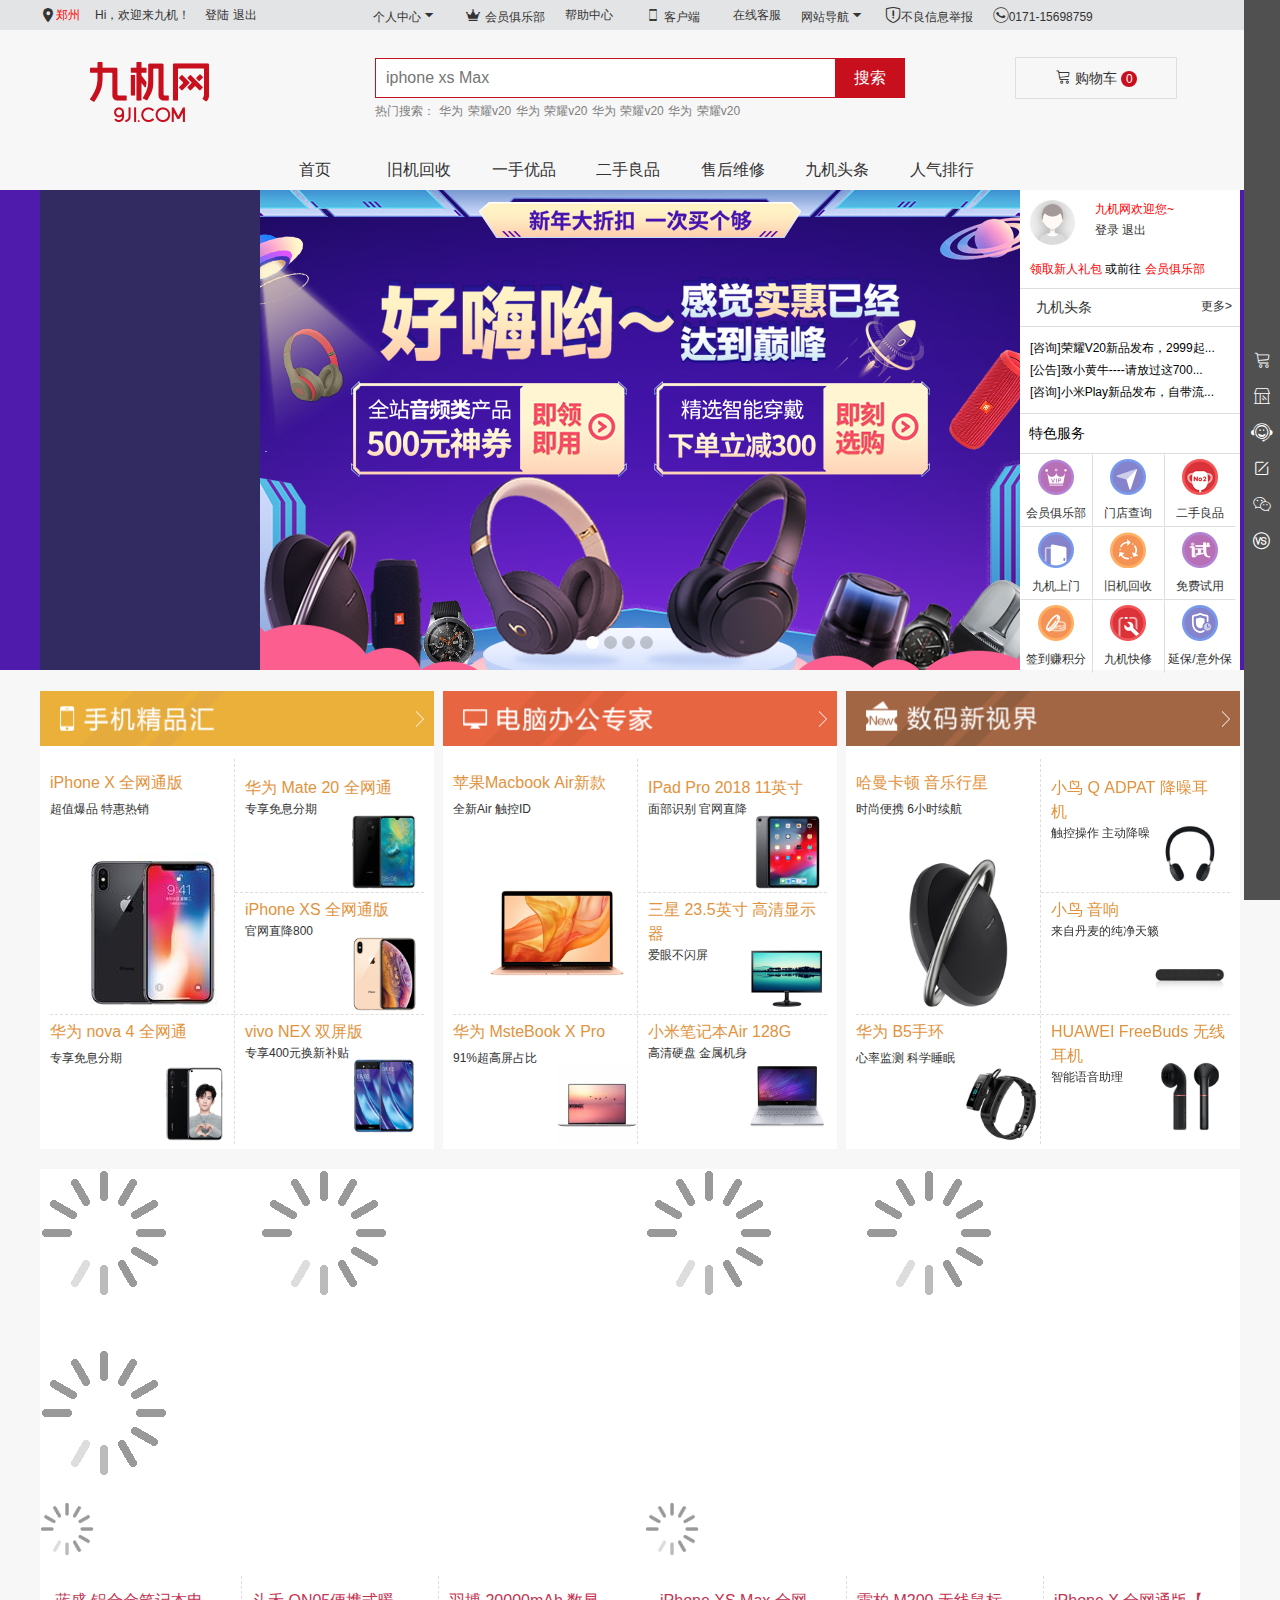
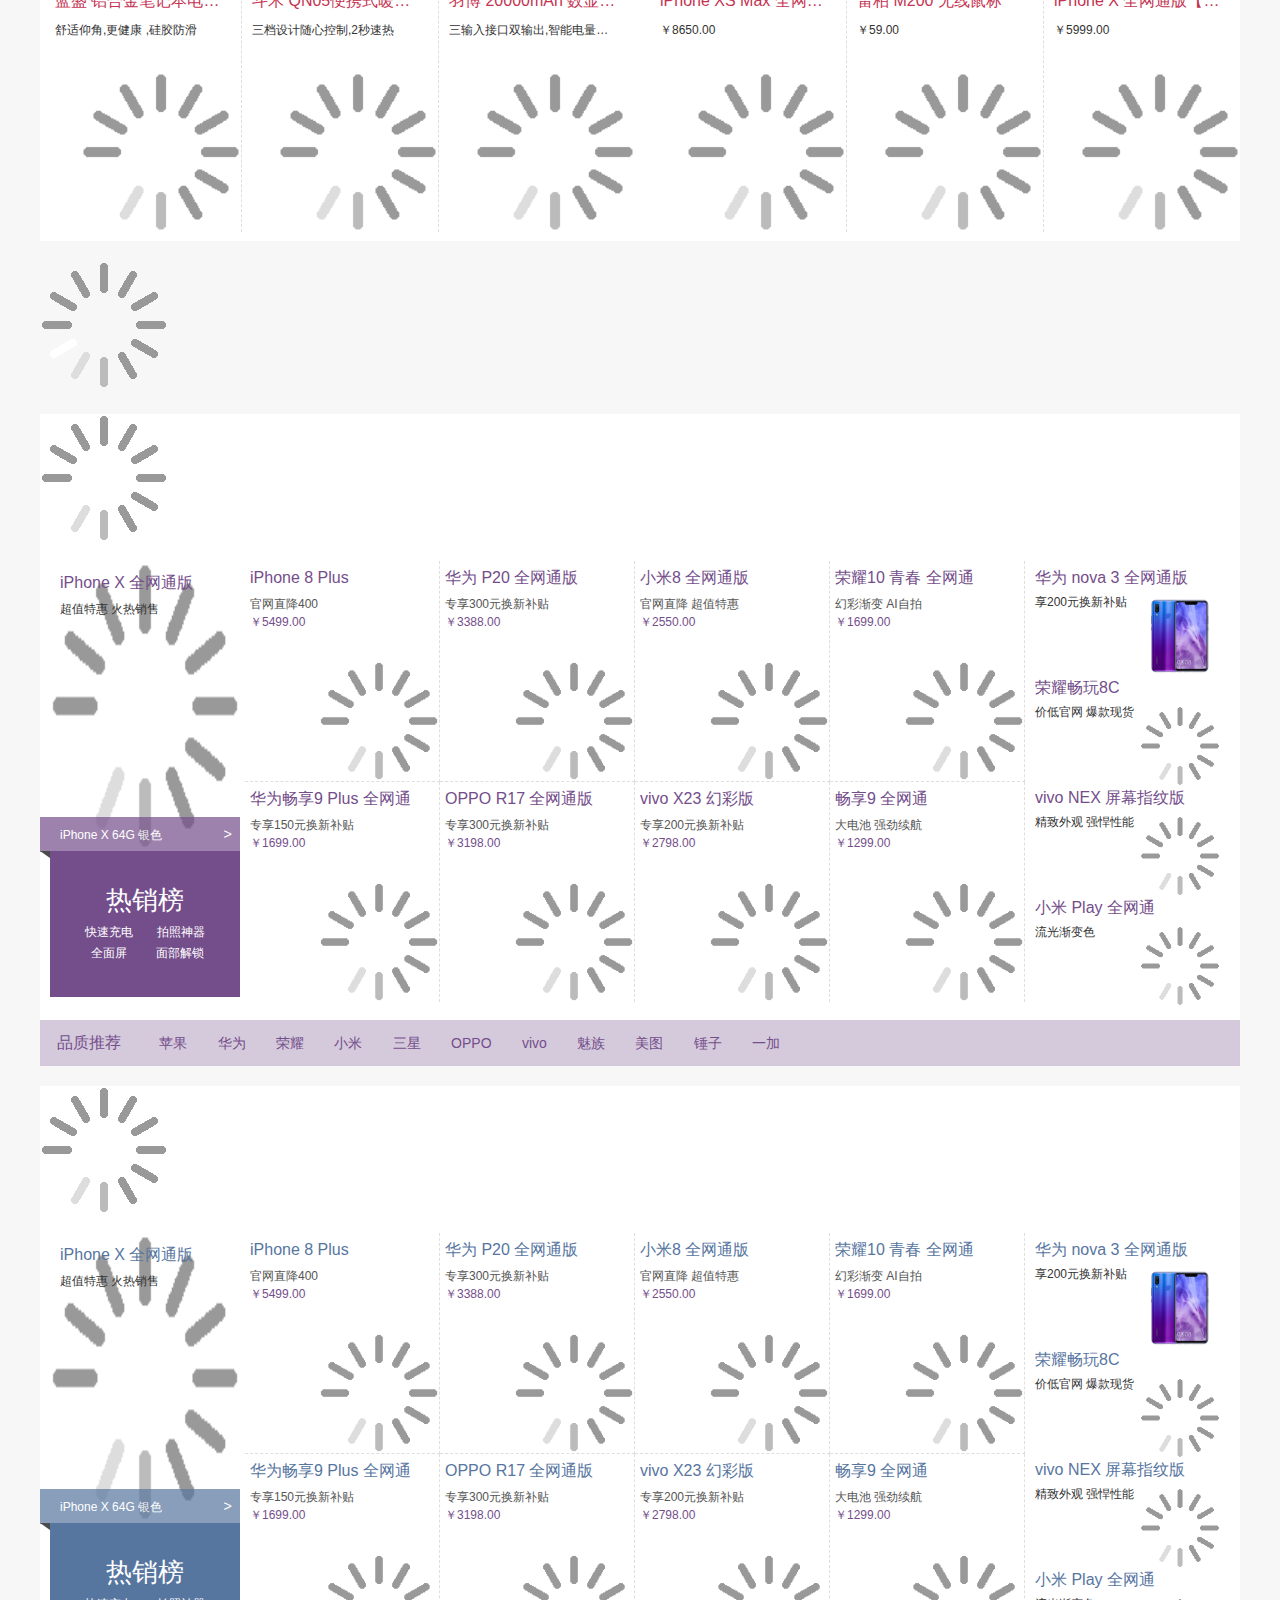
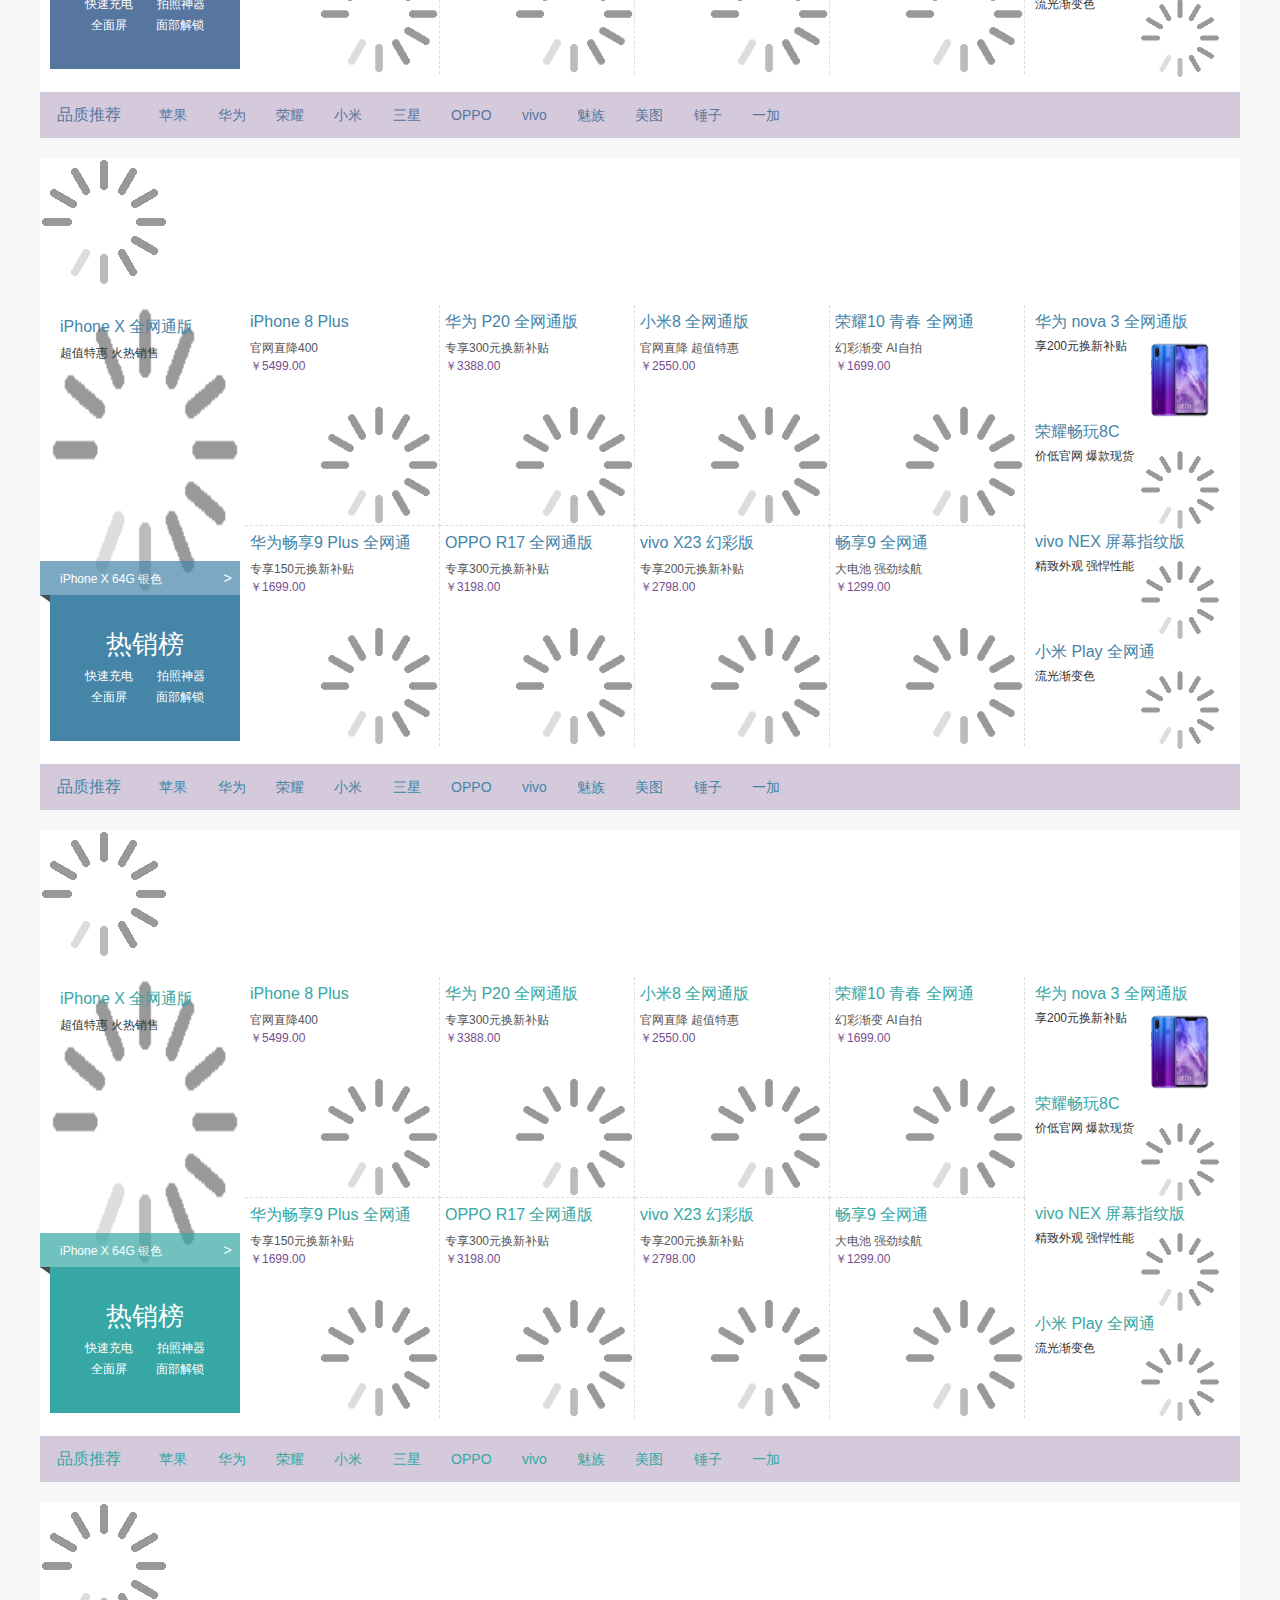
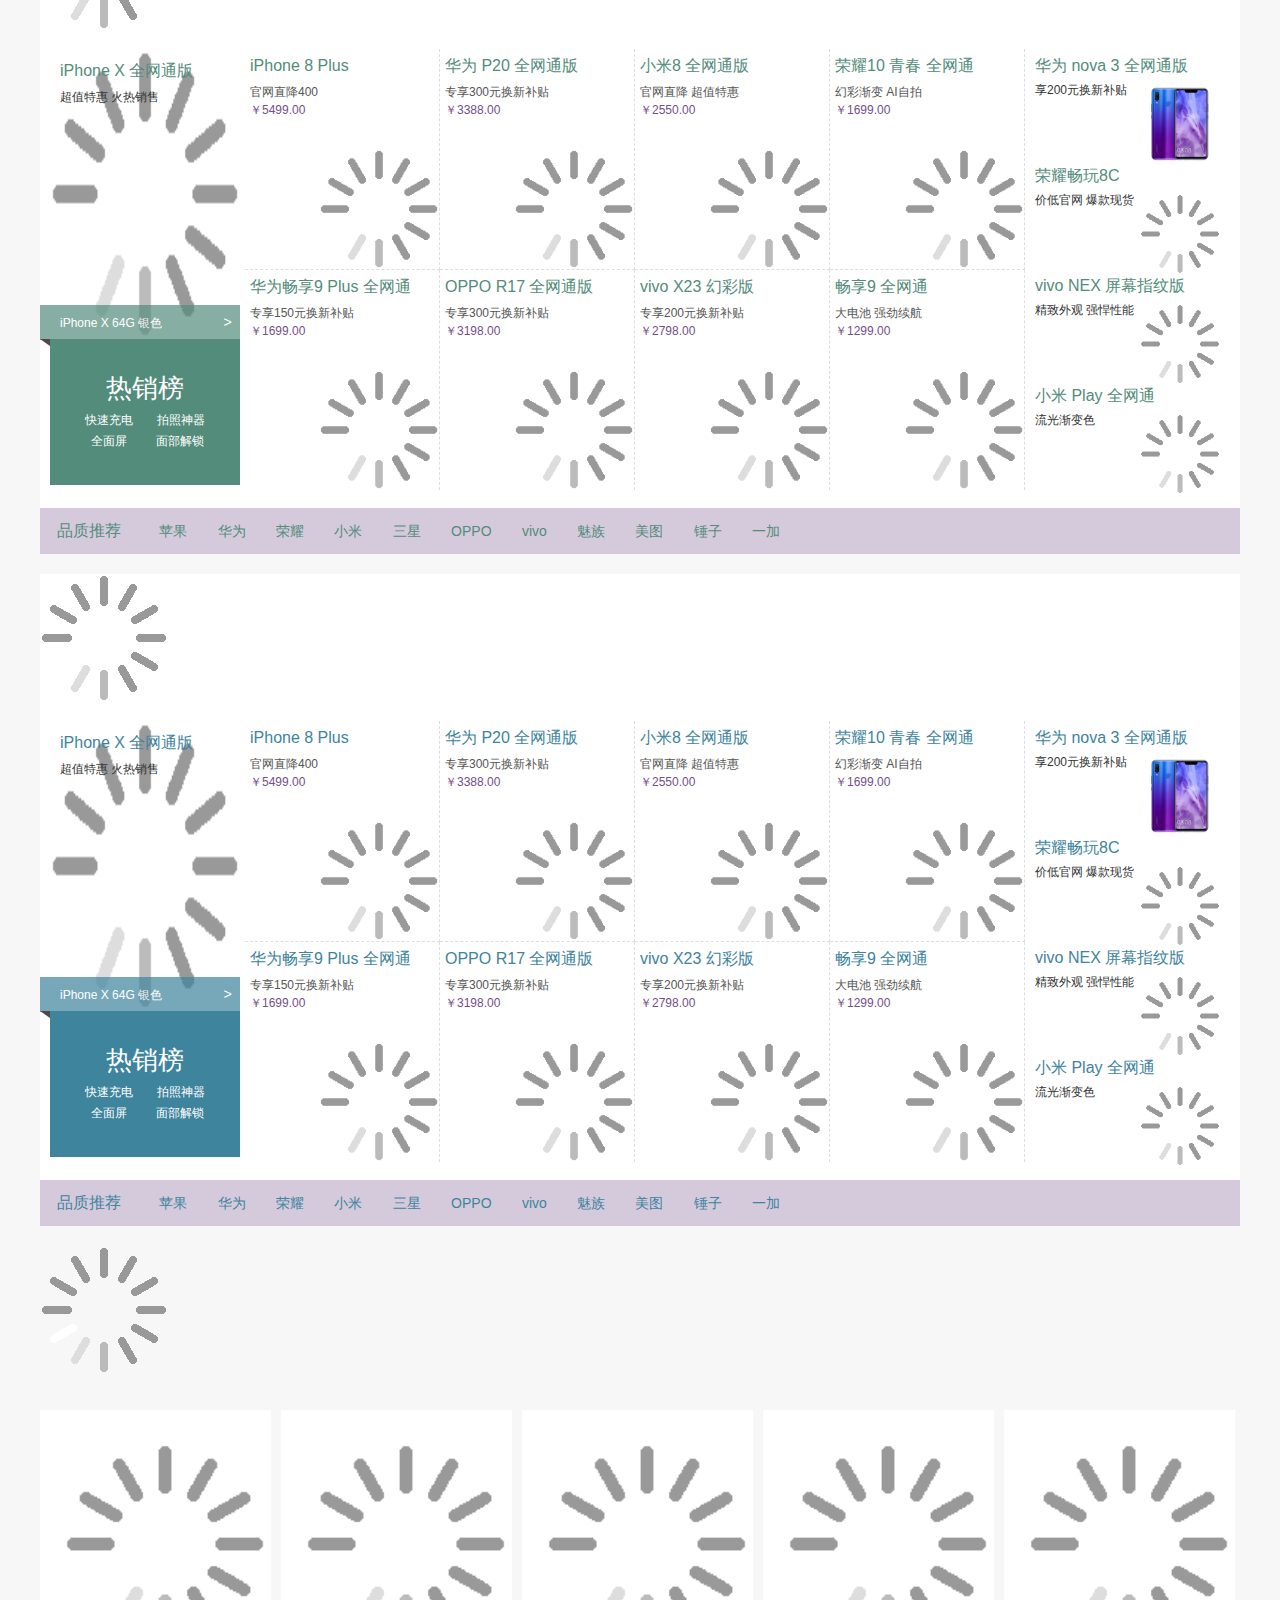
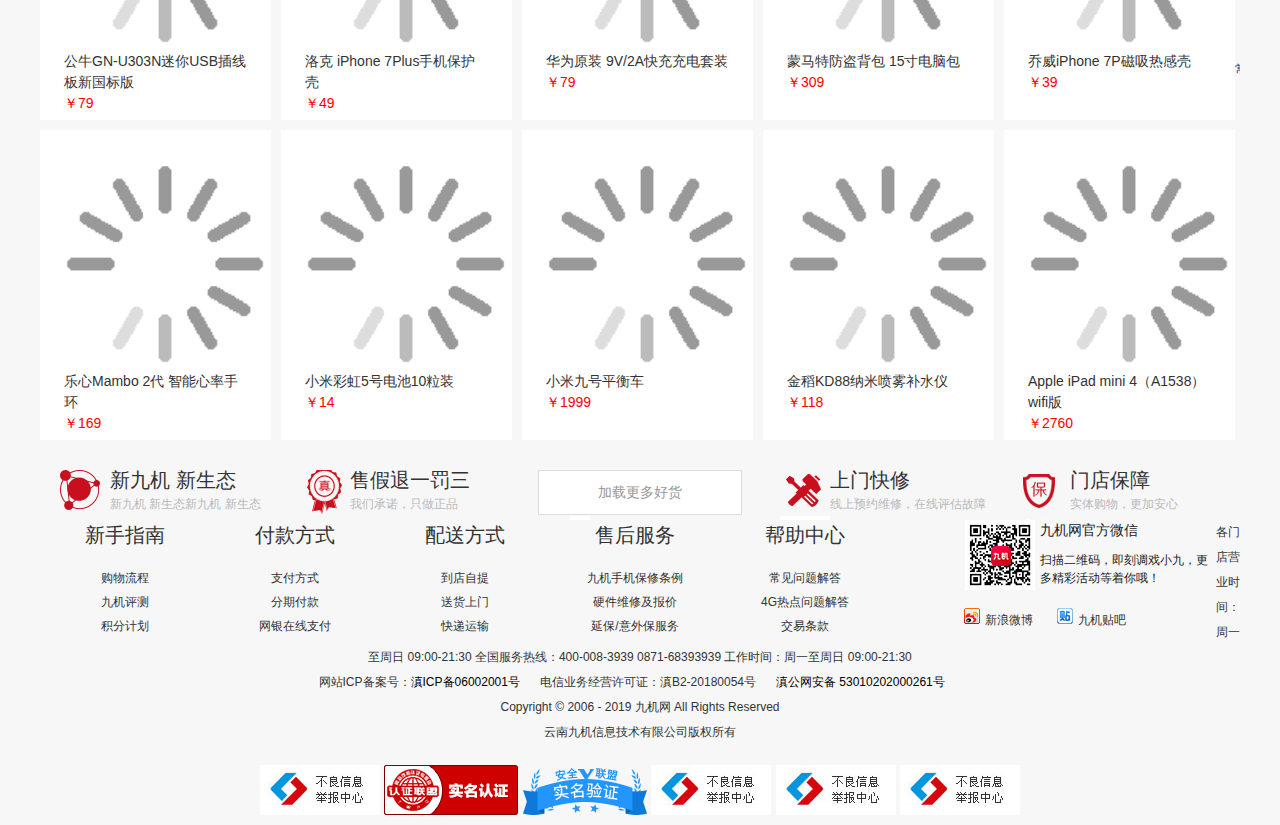
<file: index.html>
<!DOCTYPE html>
<html lang="en">

<head>
    <meta charset="UTF-8">
    <meta name="viewport" content="width=device-width, initial-scale=1.0">
    <meta http-equiv="X-UA-Compatible" content="ie=edge">
    <title>首页</title>
    <link rel="stylesheet" href="css/reset.css">
    <link rel="stylesheet" href="css/index1-header-bottom.css">
    <link rel="stylesheet" href="css/iconfont.css">
    <link rel="stylesheet" href="css/smallCar.css">
    <link rel="stylesheet" href="css/jquery.area.css">
    <link rel="stylesheet" href="css/index.css">
    <script src="js/jquery-1.8.3.min.js"></script>
</head>

<body>
    <!-- 头部开始 -->
    <div class="allheader">
        <div class="gheader">
            <div class="header-top">
                <div class="fl site">
                    <!-- 地址 -->
                    <div class="areaSelector">
                        <i class="iconfont icon-dizhi fl"></i>
                        <h3 class="address fl">郑州</h3>
                        <div class="area">
                            <!-- 这里的地址信息是动态读取的 -->
                        </div>
                    </div>

                    <script>
                        $(function () {
                            $('.area').area();
                        })
                    </script>
                    <!-- 地址结束 -->
                </div>
                <div class="site-choose">

                </div>
                <div class="fl welcom">
                    <span>Hi，欢迎来九机！</span>
                </div>
                <div class="fl glogin">
                    <a href="login.html" class="lo">登陆</a> <a href="reg.html" class="zhu">注册</a>
                </div>
                <div class="fl header-menu popup">
                    <a href="Member.html">个人中心<i class="iconfont icon-triangle-down"></i> </a>
                </div>
                <div class="perCenter perCenter1">
                    <a href="Member.html">
                        <h4>我的订单</h4>
                    </a>
                    <a href="Member.html">
                        <h4>我的积分</h4>
                    </a>
                    <a href="Member.html">
                        <h4>我的试用</h4>
                    </a>
                    <a href="Member.html">
                        <h4>我的收藏</h4>
                    </a>
                    <a href="Member.html">
                        <h4>我的咨询</h4>
                    </a>
                    <a href="Member.html">
                        <h4>我的优惠券</h4>
                    </a>
                    <a href="sale.html">
                        <h4>报修/退换货</h4>
                    </a>
                </div>
                <div class="fl header-menu">
                    <a href="point.html">
                        <i class="iconfont icon-huiyuan"></i> 会员俱乐部
                    </a>
                </div>
                <div class="fl header-menu">
                    <a href="novice.html">帮助中心</a>
                </div>
                <div class="fl header-menu popup client">
                    <a href="novice.html">
                        <i class="iconfont icon-shouji"></i> 客户端
                    </a>
                </div>
                <div class="client-down">
                    <ul>
                        <li>
                            <a href="novice.html"><img src="images/index-header/appdown.png" alt=""></a>
                            <h1>扫描二维码</h1>
                        </li>
                        <li>
                            <p><a href="novice.html">android </a></p>
                            <p><a href="novice.html">iphone </a></p>
                            <p><a href="novice.html">触屏版 </a></p>
                        </li>
                    </ul>
                </div>

                <div class="fl header-menu">
                    <a href="novice.html">在线客服</a>
                </div>
                <div class="fl header-menu gnav">
                    <a href="index.html">网站导航<i class="iconfont icon-triangle-down"></i></a>
                </div>
                <div class="gnav-list">
                    <div class="list">
                        <h1>九机特色</h1>
                        <ul class="fl">
                            <li>附近门店</li>
                            <li>免费贴膜</li>
                            <li>预约维修</li>
                            <li>九机小店</li>
                        </ul>
                        <ul class="fl">
                            <li>一手优品</li>
                            <li>旧机回收</li>
                            <li>预约快修</li>
                        </ul>
                    </div>
                    <!-- 第二列 -->
                    <div class="list">
                        <h1>服务集市</h1>
                        <ul class="fl">
                            <li>在线支付</li>
                            <li>品牌专区</li>
                            <li>帮助中心</li>
                            <li>会员俱乐部</li>
                        </ul>
                        <ul class="fl">
                            <li>话费充值</li>
                            <li>试用中心</li>
                            <li>九机服务</li>
                        </ul>
                    </div>
                    <!-- 第三列 -->
                    <div class="list">
                        <h1>招商合作</h1>
                        <ul class="fl">
                            <li>供应商申请</li>
                            <li>九机百科</li>

                        </ul>
                        <ul class="fl">
                            <li>IT服务</li>
                        </ul>
                    </div>
                    <!-- 第四列 -->
                    <div class="list">
                        <h1>更多精选</h1>
                        <ul class="fl">
                            <li>九机头条</li>
                        </ul>
                        <ul class="fl">
                            <li>人才招聘</li>

                        </ul>
                    </div>
                    <!-- 第五列 -->
                    <div class="list">
                        <h1>产品选择</h1>
                        <ul class="fl">
                            <li>手机</li>
                            <li>电脑周边</li>
                            <li>智能产品</li>
                        </ul>
                        <ul class="fl">
                            <li>手机配件</li>
                            <li>耳机音响</li>
                            <li>笔记本/电脑</li> 

                        </ul>
                    </div>
                </div>
                <div class="fl header-menu">
                    <a href="novice.html">
                        <i class="iconfont icon-jubao"></i>不良信息举报
                    </a>
                </div>
                <div class="fl header-menu number">
                    <a href="novice.html">
                        <i class="iconfont icon-dianhua-copy"></i>0171-15698759
                    </a>
                </div>
                <div class="gCall">
                    <h1>输入手机号码并免费拨打：</h1>
                    <input type="text" class="phone-num">
                    <input type="submit" class="callbtn" value="拨打">
                </div>
            </div>
        </div>
        <!-- logo  搜索  购物车按钮 -->
        <div class="header-search">
            <div class="header-logo fl"></div>
            <div class="seach-cent fl">
                <input type="text" class="gseach" placeholder="iphone xs Max">
                <input type="submit" value="搜索" class="seach-btn">
                <ul class="SearchRes">
                </ul>
                <div class="hot-words">
                    <span> 热门搜索：</span>
                    <span> 华为</span>
                    <span> 荣耀v20</span>
                    <span> 华为</span>
                    <span> 荣耀v20</span>
                    <span> 华为</span>
                    <span> 荣耀v20</span>
                    <span> 华为</span>
                    <span> 荣耀v20</span>
                </div>

            </div>
            <div class="shop-cart fl">
                <i class="iconfont icon-tubiaozhizuomoban"></i>
                <a href="shopCar.html"> 购物车</a>
                <span>0</span>
            </div>
        </div>
        <!-- 一级菜单 -->
        <div class="level-menu">
            <div class="level-menu-s">
                <a href="index.html">
                    <span>首页</span>
                </a>
                <a href="tomtr.html">
                    <span>旧机回收</span>
                </a>
                <a href="superProdect.html">
                    <span>一手优品</span>
                </a>
                <a href="used.html">
                    <span>二手良品</span>
                </a>
                <a href="sale.html" class="sh">
                    <span>售后维修</span>
                </a>
                <a href="nine.html" class="jjt">
                    <span>九机头条</span>
                </a>
                <a href="human.html">
                    <span>人气排行</span>
                </a>
            </div>

            <ul class="levser">
                <li>售后公告</li>
                <li>常见问题</li>
            </ul>
            <ul class="levsertwo">
                <li>行业咨询</li>
                <li>数码评测</li>
                <li>手机导购</li>
            </ul>

        </div>
        <!-- 头部结束 -->
    </div>

    <!-- banner...........nav -->
    <div class="banner">
        <div class="wrapper">
            <!-- 导航开始 -->

            <!-- 动态数据 -->
            <div class="ban-nav"></div>

            <!-- 静态数据 -->
            <!--<div class="ban-nav">
                <dl class="nav-list">
                    <dt class="ban-item-tit">
                        <i class="m1"></i>
                        <a href="#" title="手机通讯">手机通讯</a>
                    </dt>
                    <dd class="ban-item">
                        <a href="#">iPhone&nbsp;XS&nbsp;&nbsp;</a>
                        <a href="#">华为&nbsp;Mate&nbsp;20</a>
                    </dd>
                    <dd class="ban-item">
                        <a href="#">华为&nbsp;nova&nbsp;4&nbsp;&nbsp;</a>
                        <a href="#">iPhone&nbsp;X</a>
                    </dd>
                    <dd class="ban-subnav clearfix">
                        <ul class="ban-subnav-menu">
                            <li>
                                <h5>热门品牌</h5>
                                <a href="#">苹果</a>
                                <a href="#">华为</a>
                                <a href="#">荣耀</a>
                                <a href="#">小米</a>
                                <a href="#">OPPO</a>
                                <a href="#">vivo</a>
                                <a href="#">三星</a>
                                <a href="#">魅族</a>
                                <a href="#">美图</a>
                                <a href="#">一加</a>
                                <a href="#">锤子</a>
                                <a href="#">360</a>
                                <a href="#">努比亚</a>
                                <a href="#">全部手机</a>
                            </li>
                            <li>
                                <h5>价位</h5>
                                <a href="#">0-599</a>
                                <a href="#">600-999</a>
                                <a href="#">1000-1999</a>
                                <a href="#">2000-2999</a>
                                <a href="#">3000-3999</a>
                                <a href="#">4000-4999</a>
                                <a href="#">5000以上</a>
                            </li>
                            <li>
                                <h5>网络制式</h5>
                                <a href="#">全网通</a>
                                <a href="#">4G+全网通</a>
                                <a href="#">移动/联通双4G</a>
                                <a href="#">联通4G</a>
                                <a href="#">电信4G</a>
                            </li>
                            <li>
                                <h5>产品特点</h5>
                                <a href="#">屏幕指纹识别</a>
                                <a href="#">面部识别解锁</a>
                                <a href="#">全面屏</a>
                                <a href="#">拍照神器</a>
                                <a href="#">快速充电</a>
                                <a href="#">指纹识别</a>
                                <a href="#">双卡双待</a>
                                <a href="#">老人手机</a>
                            </li>
                            <li>
                                <h5>热销机型</h5>
                                <a href="#">iPhone&nbsp;XS&nbsp;Max</a>
                                <a href="#">华为&nbsp;Mate&nbsp;20</a>
                                <a href="#">iPhone&nbsp;XR</a>
                                <a href="#">荣耀8X</a>
                                <a href="#">iPhone&nbsp;X</a>
                                <a href="#">畅享9&nbsp;Plus</a>
                                <a href="#">OPPO&nbsp;R17</a>
                                <a href="#">华为&nbsp;P20</a>
                                <a href="#">三星&nbsp;Note9</a>
                                <a href="#">vivo&nbsp;x23</a>
                            </li>
                            <li>
                                <h5>售后维修</h5>
                                <a href="#">手机维修</a>
                                <a href="#">维修配件价格</a>
                                <a href="#">九机服务</a>
                                <a href="#">苹果电池快修</a>
                                <a href="#">苹果显示屏快修</a>
                            </li>
                        </ul>
                        <ul class="ban-subnav-img">
                            <li>
                                <img src="images/index/7f94e8be0e189a.jpg" alt="">
                            </li>
                            <li>
                                <img src="images/index/bot.png" alt="">
                            </li>
                        </ul>
                    </dd>
                </dl>
                <dl class="nav-list">
                    <dt class="ban-item-tit">
                        <i class="m2"></i>
                        <a href="#" title="手机通讯">手机通讯</a>
                    </dt>
                    <dd class="ban-item">
                        <a href="#">iPhone&nbsp;XS&nbsp;&nbsp;</a>
                        <a href="#">华为&nbsp;Mate&nbsp;20</a>
                    </dd>
                    <dd class="ban-item">
                        <a href="#">华为&nbsp;nova&nbsp;4&nbsp;&nbsp;</a>
                        <a href="#">iPhone&nbsp;X</a>
                    </dd>

                    <dd class="ban-subnav clearfix">
                        <ul class="ban-subnav-menu">
                            <li>
                                <h5>热门品牌</h5>
                                <a href="#">苹果</a>
                                <a href="#">华为</a>
                                <a href="#">荣耀</a>
                                <a href="#">小米</a>
                                <a href="#">OPPO</a>
                                <a href="#">vivo</a>
                                <a href="#">三星</a>
                                <a href="#">魅族</a>
                                <a href="#">美图</a>
                                <a href="#">一加</a>
                                <a href="#">锤子</a>
                                <a href="#">360</a>
                                <a href="#">努比亚</a>
                                <a href="#">全部手机</a>
                            </li>
                            <li>
                                <h5>价位</h5>
                                <a href="#">0-599</a>
                                <a href="#">600-999</a>
                                <a href="#">1000-1999</a>
                                <a href="#">2000-2999</a>
                                <a href="#">3000-3999</a>
                                <a href="#">4000-4999</a>
                                <a href="#">5000以上</a>
                            </li>
                            <li>
                                <h5>网络制式</h5>
                                <a href="#">全网通</a>
                                <a href="#">4G+全网通</a>
                                <a href="#">移动/联通双4G</a>
                                <a href="#">联通4G</a>
                                <a href="#">电信4G</a>
                            </li>
                            <li>
                                <h5>产品特点</h5>
                                <a href="#">屏幕指纹识别</a>
                                <a href="#">面部识别解锁</a>
                                <a href="#">全面屏</a>
                                <a href="#">拍照神器</a>
                                <a href="#">快速充电</a>
                                <a href="#">指纹识别</a>
                                <a href="#">双卡双待</a>
                                <a href="#">老人手机</a>
                            </li>
                            <li>
                                <h5>热销机型</h5>
                                <a href="#">iPhone&nbsp;XS&nbsp;Max</a>
                                <a href="#">华为&nbsp;Mate&nbsp;20</a>
                                <a href="#">iPhone&nbsp;XR</a>
                                <a href="#">荣耀8X</a>
                                <a href="#">iPhone&nbsp;X</a>
                                <a href="#">畅享9&nbsp;Plus</a>
                                <a href="#">OPPO&nbsp;R17</a>
                                <a href="#">华为&nbsp;P20</a>
                                <a href="#">三星&nbsp;Note9</a>
                                <a href="#">vivo&nbsp;x23</a>
                            </li>
                            <li>
                                <h5>售后维修</h5>
                                <a href="#">手机维修</a>
                                <a href="#">维修配件价格</a>
                                <a href="#">九机服务</a>
                                <a href="#">苹果电池快修</a>
                                <a href="#">苹果显示屏快修</a>
                            </li>
                        </ul>
                        <ul class="ban-subnav-img">
                            <li>
                                <img src="images/index/11.jpg" alt="">
                            </li>
                            <li>
                                <img src="images/index//12.jpg" alt="">
                            </li>
                        </ul>
                    </dd>
                </dl>
                <dl class="nav-list">
                    <dt class="ban-item-tit">
                        <i class="m3"></i>
                        <a href="#" title="手机通讯">手机通讯</a>
                    </dt>
                    <dd class="ban-item">
                        <a href="#">iPhone&nbsp;XS&nbsp;&nbsp;</a>
                        <a href="#">华为&nbsp;Mate&nbsp;20</a>
                    </dd>
                    <dd class="ban-item">
                        <a href="#">华为&nbsp;nova&nbsp;4&nbsp;&nbsp;</a>
                        <a href="#">iPhone&nbsp;X</a>
                    </dd>

                    <dd class="ban-subnav clearfix">
                        <ul class="ban-subnav-menu">
                            <li>
                                <h5>热门品牌</h5>
                                <a href="#">苹果</a>
                                <a href="#">华为</a>
                                <a href="#">荣耀</a>
                                <a href="#">小米</a>
                                <a href="#">OPPO</a>
                                <a href="#">vivo</a>
                                <a href="#">三星</a>
                                <a href="#">魅族</a>
                                <a href="#">美图</a>
                                <a href="#">一加</a>
                                <a href="#">锤子</a>
                                <a href="#">360</a>
                                <a href="#">努比亚</a>
                                <a href="#">全部手机</a>
                            </li>
                            <li>
                                <h5>价位</h5>
                                <a href="#">0-599</a>
                                <a href="#">600-999</a>
                                <a href="#">1000-1999</a>
                                <a href="#">2000-2999</a>
                                <a href="#">3000-3999</a>
                                <a href="#">4000-4999</a>
                                <a href="#">5000以上</a>
                            </li>
                            <li>
                                <h5>网络制式</h5>
                                <a href="#">全网通</a>
                                <a href="#">4G+全网通</a>
                                <a href="#">移动/联通双4G</a>
                                <a href="#">联通4G</a>
                                <a href="#">电信4G</a>
                            </li>
                            <li>
                                <h5>产品特点</h5>
                                <a href="#">屏幕指纹识别</a>
                                <a href="#">面部识别解锁</a>
                                <a href="#">全面屏</a>
                                <a href="#">拍照神器</a>
                                <a href="#">快速充电</a>
                                <a href="#">指纹识别</a>
                                <a href="#">双卡双待</a>
                                <a href="#">老人手机</a>
                            </li>
                            <li>
                                <h5>热销机型</h5>
                                <a href="#">iPhone&nbsp;XS&nbsp;Max</a>
                                <a href="#">华为&nbsp;Mate&nbsp;20</a>
                                <a href="#">iPhone&nbsp;XR</a>
                                <a href="#">荣耀8X</a>
                                <a href="#">iPhone&nbsp;X</a>
                                <a href="#">畅享9&nbsp;Plus</a>
                                <a href="#">OPPO&nbsp;R17</a>
                                <a href="#">华为&nbsp;P20</a>
                                <a href="#">三星&nbsp;Note9</a>
                                <a href="#">vivo&nbsp;x23</a>
                            </li>
                            <li>
                                <h5>售后维修</h5>
                                <a href="#">手机维修</a>
                                <a href="#">维修配件价格</a>
                                <a href="#">九机服务</a>
                                <a href="#">苹果电池快修</a>
                                <a href="#">苹果显示屏快修</a>
                            </li>
                        </ul>
                        <ul class="ban-subnav-img">
                            <li>
                                <img src="images/index/857a58263d855b.jpg" alt="">
                            </li>
                            <li>
                                <img src="images/index/14.jpg" alt="">
                            </li>
                        </ul>
                    </dd>
                </dl>
                <dl class="nav-list">
                    <dt class="ban-item-tit">
                        <i class="m4"></i>
                        <a href="#" title="手机通讯">手机通讯</a>
                    </dt>
                    <dd class="ban-item">
                        <a href="#">iPhone&nbsp;XS&nbsp;&nbsp;</a>
                        <a href="#">华为&nbsp;Mate&nbsp;20</a>
                    </dd>
                    <dd class="ban-item">
                        <a href="#">华为&nbsp;nova&nbsp;4&nbsp;&nbsp;</a>
                        <a href="#">iPhone&nbsp;X</a>
                    </dd>

                    <dd class="ban-subnav clearfix">
                        <ul class="ban-subnav-menu">
                            <li>
                                <h5>热门品牌</h5>
                                <a href="#">苹果</a>
                                <a href="#">华为</a>
                                <a href="#">荣耀</a>
                                <a href="#">小米</a>
                                <a href="#">OPPO</a>
                                <a href="#">vivo</a>
                                <a href="#">三星</a>
                                <a href="#">魅族</a>
                                <a href="#">美图</a>
                                <a href="#">一加</a>
                                <a href="#">锤子</a>
                                <a href="#">360</a>
                                <a href="#">努比亚</a>
                                <a href="#">全部手机</a>
                            </li>
                            <li>
                                <h5>价位</h5>
                                <a href="#">0-599</a>
                                <a href="#">600-999</a>
                                <a href="#">1000-1999</a>
                                <a href="#">2000-2999</a>
                                <a href="#">3000-3999</a>
                                <a href="#">4000-4999</a>
                                <a href="#">5000以上</a>
                            </li>
                            <li>
                                <h5>网络制式</h5>
                                <a href="#">全网通</a>
                                <a href="#">4G+全网通</a>
                                <a href="#">移动/联通双4G</a>
                                <a href="#">联通4G</a>
                                <a href="#">电信4G</a>
                            </li>
                            <li>
                                <h5>产品特点</h5>
                                <a href="#">屏幕指纹识别</a>
                                <a href="#">面部识别解锁</a>
                                <a href="#">全面屏</a>
                                <a href="#">拍照神器</a>
                                <a href="#">快速充电</a>
                                <a href="#">指纹识别</a>
                                <a href="#">双卡双待</a>
                                <a href="#">老人手机</a>
                            </li>
                            <li>
                                <h5>热销机型</h5>
                                <a href="#">iPhone&nbsp;XS&nbsp;Max</a>
                                <a href="#">华为&nbsp;Mate&nbsp;20</a>
                                <a href="#">iPhone&nbsp;XR</a>
                                <a href="#">荣耀8X</a>
                                <a href="#">iPhone&nbsp;X</a>
                                <a href="#">畅享9&nbsp;Plus</a>
                                <a href="#">OPPO&nbsp;R17</a>
                                <a href="#">华为&nbsp;P20</a>
                                <a href="#">三星&nbsp;Note9</a>
                                <a href="#">vivo&nbsp;x23</a>
                            </li>
                            <li>
                                <h5>售后维修</h5>
                                <a href="#">手机维修</a>
                                <a href="#">维修配件价格</a>
                                <a href="#">九机服务</a>
                                <a href="#">苹果电池快修</a>
                                <a href="#">苹果显示屏快修</a>
                            </li>
                        </ul>
                        <ul class="ban-subnav-img">
                            <li>
                                <img src="images/index/86fda52b2a12a2.jpg" alt="">
                            </li>
                            <li>
                                <img src="images/index/86fda149950efa.jpg" alt="">
                            </li>
                        </ul>
                    </dd>
                </dl>
                <dl class="nav-list">
                    <dt class="ban-item-tit">
                        <i class="m5"></i>
                        <a href="#" title="手机通讯">手机通讯</a>
                    </dt>
                    <dd class="ban-item">
                        <a href="#">iPhone&nbsp;XS&nbsp;&nbsp;</a>
                        <a href="#">华为&nbsp;Mate&nbsp;20</a>
                    </dd>
                    <dd class="ban-item">
                        <a href="#">华为&nbsp;nova&nbsp;4&nbsp;&nbsp;</a>
                        <a href="#">iPhone&nbsp;X</a>
                    </dd>

                    <dd class="ban-subnav clearfix">
                        <ul class="ban-subnav-menu">
                            <li>
                                <h5>热门品牌</h5>
                                <a href="#">苹果</a>
                                <a href="#">华为</a>
                                <a href="#">荣耀</a>
                                <a href="#">小米</a>
                                <a href="#">OPPO</a>
                                <a href="#">vivo</a>
                                <a href="#">三星</a>
                                <a href="#">魅族</a>
                                <a href="#">美图</a>
                                <a href="#">一加</a>
                                <a href="#">锤子</a>
                                <a href="#">360</a>
                                <a href="#">努比亚</a>
                                <a href="#">全部手机</a>
                            </li>
                            <li>
                                <h5>价位</h5>
                                <a href="#">0-599</a>
                                <a href="#">600-999</a>
                                <a href="#">1000-1999</a>
                                <a href="#">2000-2999</a>
                                <a href="#">3000-3999</a>
                                <a href="#">4000-4999</a>
                                <a href="#">5000以上</a>
                            </li>
                            <li>
                                <h5>网络制式</h5>
                                <a href="#">全网通</a>
                                <a href="#">4G+全网通</a>
                                <a href="#">移动/联通双4G</a>
                                <a href="#">联通4G</a>
                                <a href="#">电信4G</a>
                            </li>
                            <li>
                                <h5>产品特点</h5>
                                <a href="#">屏幕指纹识别</a>
                                <a href="#">面部识别解锁</a>
                                <a href="#">全面屏</a>
                                <a href="#">拍照神器</a>
                                <a href="#">快速充电</a>
                                <a href="#">指纹识别</a>
                                <a href="#">双卡双待</a>
                                <a href="#">老人手机</a>
                            </li>
                            <li>
                                <h5>热销机型</h5>
                                <a href="#">iPhone&nbsp;XS&nbsp;Max</a>
                                <a href="#">华为&nbsp;Mate&nbsp;20</a>
                                <a href="#">iPhone&nbsp;XR</a>
                                <a href="#">荣耀8X</a>
                                <a href="#">iPhone&nbsp;X</a>
                                <a href="#">畅享9&nbsp;Plus</a>
                                <a href="#">OPPO&nbsp;R17</a>
                                <a href="#">华为&nbsp;P20</a>
                                <a href="#">三星&nbsp;Note9</a>
                                <a href="#">vivo&nbsp;x23</a>
                            </li>
                            <li>
                                <h5>售后维修</h5>
                                <a href="#">手机维修</a>
                                <a href="#">维修配件价格</a>
                                <a href="#">九机服务</a>
                                <a href="#">苹果电池快修</a>
                                <a href="#">苹果显示屏快修</a>
                            </li>
                        </ul>
                        <ul class="ban-subnav-img">
                            <li>
                                <img src="images/index/83e7c94021c4a5.jpg" alt="">
                            </li>
                            <li>
                                <img src="images/index/8342740cfb447d.jpg" alt="">
                            </li>
                        </ul>
                    </dd>
                </dl>
                <dl class="nav-list">
                    <dt class="ban-item-tit">
                        <i class="m6"></i>
                        <a href="#" title="手机通讯">手机通讯</a>
                    </dt>
                    <dd class="ban-item">
                        <a href="#">iPhone&nbsp;XS&nbsp;&nbsp;</a>
                        <a href="#">华为&nbsp;Mate&nbsp;20</a>
                    </dd>
                    <dd class="ban-item">
                        <a href="#">华为&nbsp;nova&nbsp;4&nbsp;&nbsp;</a>
                        <a href="#">iPhone&nbsp;X</a>
                    </dd>

                    <dd class="ban-subnav clearfix">
                        <ul class="ban-subnav-menu">
                            <li>
                                <h5>热门品牌</h5>
                                <a href="#">苹果</a>
                                <a href="#">华为</a>
                                <a href="#">荣耀</a>
                                <a href="#">小米</a>
                                <a href="#">OPPO</a>
                                <a href="#">vivo</a>
                                <a href="#">三星</a>
                                <a href="#">魅族</a>
                                <a href="#">美图</a>
                                <a href="#">一加</a>
                                <a href="#">锤子</a>
                                <a href="#">360</a>
                                <a href="#">努比亚</a>
                                <a href="#">全部手机</a>
                            </li>
                            <li>
                                <h5>价位</h5>
                                <a href="#">0-599</a>
                                <a href="#">600-999</a>
                                <a href="#">1000-1999</a>
                                <a href="#">2000-2999</a>
                                <a href="#">3000-3999</a>
                                <a href="#">4000-4999</a>
                                <a href="#">5000以上</a>
                            </li>
                            <li>
                                <h5>网络制式</h5>
                                <a href="#">全网通</a>
                                <a href="#">4G+全网通</a>
                                <a href="#">移动/联通双4G</a>
                                <a href="#">联通4G</a>
                                <a href="#">电信4G</a>
                            </li>
                            <li>
                                <h5>产品特点</h5>
                                <a href="#">屏幕指纹识别</a>
                                <a href="#">面部识别解锁</a>
                                <a href="#">全面屏</a>
                                <a href="#">拍照神器</a>
                                <a href="#">快速充电</a>
                                <a href="#">指纹识别</a>
                                <a href="#">双卡双待</a>
                                <a href="#">老人手机</a>
                            </li>
                            <li>
                                <h5>热销机型</h5>
                                <a href="#">iPhone&nbsp;XS&nbsp;Max</a>
                                <a href="#">华为&nbsp;Mate&nbsp;20</a>
                                <a href="#">iPhone&nbsp;XR</a>
                                <a href="#">荣耀8X</a>
                                <a href="#">iPhone&nbsp;X</a>
                                <a href="#">畅享9&nbsp;Plus</a>
                                <a href="#">OPPO&nbsp;R17</a>
                                <a href="#">华为&nbsp;P20</a>
                                <a href="#">三星&nbsp;Note9</a>
                                <a href="#">vivo&nbsp;x23</a>
                            </li>
                            <li>
                                <h5>售后维修</h5>
                                <a href="#">手机维修</a>
                                <a href="#">维修配件价格</a>
                                <a href="#">九机服务</a>
                                <a href="#">苹果电池快修</a>
                                <a href="#">苹果显示屏快修</a>
                            </li>
                        </ul>
                        <ul class="ban-subnav-img">
                            <li>
                                <img src="images/index/18.jpg" alt="">
                            </li>
                            <li>
                                <img src="images/index/19.jpg" alt="">
                            </li>
                        </ul>
                    </dd>
                </dl>
            </div>-->

            <!-- 导航结束 -->

            <!-- 轮播图 -->
            <div class="ban-slideshow">
                <ol class="slide-pic">
                    <li>
                        <a href="mate20.html">
                            <img src="images/index/20181229220615_7589.jpg" alt="">
                        </a>
                    </li>
                    <li>
                        <a href="mate20.html">
                            <img src="images/index/20190102093751_6271.jpg" alt="">
                        </a>
                    </li>
                    <li>
                        <a href="mate20.html">
                            <img src="images/index/20181225100119_9488.jpg" alt="">
                        </a>
                    </li>
                    <li>
                        <a href="mate20.html">
                            <img src="images/index/20190102093430_4647.jpg" alt="">
                        </a>
                    </li>
                </ol>
                <ul class="dot clearfix">
                    <li></li>
                    <li></li>
                    <li></li>
                    <li></li>
                </ul>
                <div class="btn-next"></div>
                <div class="btn-prev"></div>
            </div>
            <!-- 特色服务 -->
            <div class="ban-serve">
                <!-- 登录 -->
                <ol class="serve-login">
                    <li>
                        <a href="login.html">
                            <img src="images/index/usericon.png" alt="">
                        </a>
                    </li>
                    <li>
                        <h6>九机网欢迎您~</h6>
                        <a href="login.html" id="denglu">登录</a>
                        <a href="reg.html" id="zhuce">注册</a>
                    </li>
                </ol>
                <!-- 活动链接 -->
                <p class="serve-gift">
                    <a href="point.html" class="mar-10">领取新人礼包</a>
                    <span>或前往</span>
                    <a href="point.html">会员俱乐部</a>
                </p>
                <div class="serve-headline clearfix">
                    <h5>
                        <a href="nine.html">九机头条</a>
                    </h5>
                    <a href="nine.html">更多></a>
                </div>
                <!-- 公告 -->
                <div class="serve-notice">
                    <a href="newiphone.html">
                        <p>[咨询]荣耀V20新品发布，2999起...</p>
                    </a>
                    <a href="newiphone.html">
                        <p>[公告]致小黄牛----请放过这700...</p>
                    </a>
                    <a href="newiphone.html">
                        <p>[咨询]小米Play新品发布，自带流...</p>
                    </a>
                </div>
                <!-- 特色服务 -->
                <div class="serve-menu">
                    <h5>特色服务</h5>
                    <a href="point.html" class="l-bor">
                        <i class="m1"></i>
                        <br>
                        <span>会员俱乐部</span>
                    </a>
                    <a href="novice.html">
                        <i class="m2"></i><br>
                        <span>门店查询</span>
                    </a>
                    <a href="used.html">
                        <i class="m3"></i><br>
                        <span>二手良品</span>
                    </a>
                    <a href="sale.html" class="l-bor">
                        <i class="m4"></i><br>
                        <span>九机上门</span>
                    </a>
                    <a href="tomtr.html">
                        <i class="m5"></i><br>
                        <span>旧机回收</span>
                    </a>
                    <a href="trial.html">
                        <i class="m6"></i><br>
                        <span>免费试用</span>
                    </a>
                    <a href="point.html" class="l-bor b-bor">
                        <i class="m7"></i><br>
                        <span>签到赚积分</span>
                    </a>
                    <a href="sale.html" class="b-bor">
                        <i class="m8"></i><br>
                        <span>九机快修</span>
                    </a>
                    <a href="safeguard.html" class="b-bor">
                        <i class="m9"></i><br>
                        <span>延保/意外保</span>
                    </a>
                </div>
            </div>
        </div>
    </div>

    <!-- 精品推荐 -->
    <div class="wrapper f-bg">
        <!-- 精品推荐 -->
        <div class="boutique wrapper">
            <!-- 手机精品汇 -->
            <div class="column-menu clearfix m1">
                <div class="column-title">
                    <a href="commodity.html">
                        <img src="images/index/211aad974c7efe.png" alt="">
                    </a>
                </div>
                <!-- /* column-list1 */ -->
                <ul class="column-list1">
                    <li>
                        <a href="mate20.html">
                            <div class="title">
                                <h4>iPhone&nbsp;X&nbsp;全网通版</h4>
                                <h6>
                                    超值爆品&nbsp;特惠热销
                                </h6>
                            </div>
                            <img src="images/index/20180802145103988.jpg" class="img-1">
                        </a>
                    </li>
                    <li class="last">
                        <a href="mate20.html">
                            <div class="title">
                                <h4>华为&nbsp;nova&nbsp;4&nbsp;全网通</h4>
                                <p>专享免息分期</p>
                            </div>
                            <img src="images/index/2018121715360587.jpg">
                        </a>
                    </li>
                </ul>
                <!-- column-list2 -->
                <ul class="column-list2">
                    <li>
                        <a href="mate20.html">
                            <div class="title">
                                <h4>华为&nbsp;Mate&nbsp;20&nbsp;全网通</h4>
                                <h6>
                                    专享免息分期
                                </h6>
                            </div>
                            <img src="images/index/2018101714480835.jpg" alt="">
                        </a>
                    </li>
                    <li>
                        <a href="mate20.html">
                            <div class="title">
                                <h4>iPhone&nbsp;XS&nbsp;全网通版</h4>
                                <h6>官网直降800</h6>
                            </div>
                            <img src="images/index/20180913060744616.jpg" alt="">
                        </a>
                    </li>
                    <li class="last">
                        <a href="mate20.html">
                            <div class="title">
                                <h4>vivo&nbsp;NEX&nbsp;双屏版</h4>
                                <h6>专享400元换新补贴</h6>
                            </div>
                            <img src="images/index/20181211203711288.jpg" alt="">
                        </a>
                    </li>
                </ul>
            </div>
            <!-- 电脑办公专家 -->
            <div class="column-menu clearfix m2">
                <div class="column-title">
                    <a href="commodity.html">
                        <img src="images/index/212d7796645a0d.png" alt="">
                    </a>
                </div>
                <!-- /* column-list1 */ -->
                <ul class="column-list1">
                    <li>
                        <a href="mate20.html">
                            <div class="title">
                                <h4>苹果Macbook&nbsp;Air新款</h4>
                                <h6>
                                    全新Air&nbsp;触控ID
                                </h6>
                            </div>
                            <img src="images/index/20181031094556588.jpg" class="img-1">
                            <a>
                    </li>
                    <li class="last">
                        <a href="mate20.html">
                            <div class="title">
                                <h4>华为&nbsp;MsteBook&nbsp;X&nbsp;Pro</h4>
                                <p>91%超高屏占比</p>
                            </div>
                            <img src="images/index/20180412180739380.jpg">
                            <a>
                    </li>
                </ul>
                <!-- column-list2 -->
                <ul class="column-list2">
                    <li>
                        <a href="mate20.html">
                            <div class="title">
                                <h4>IPad&nbsp;Pro&nbsp;2018&nbsp;11英寸</h4>
                                <h6>
                                    面部识别&nbsp;官网直降
                                </h6>
                            </div>
                            <img src="images/index/2018103100151194.jpg" alt="">
                            <a>
                    </li>
                    <li>
                        <a href="mate20.html">
                            <div class="title">
                                <h4>三星&nbsp;23.5英寸&nbsp;高清显示<br>
                                    器</h4>
                                <h6>
                                    爱眼不闪屏
                                </h6>
                            </div>
                            <img src="images/index/20181024175356195.jpg" alt="">
                            <a>
                    </li>
                    <li class="last">
                        <a href="mate20.html">
                            <div>
                                <h4>小米笔记本Air&nbsp;128G</h4>
                                <h6>
                                    高清硬盘&nbsp;金属机身
                                </h6>
                            </div>
                            <img src="images/index/20170517140040657.jpg" alt="">
                            <a>
                    </li>
                </ul>
            </div>
            <!-- 数码新视界 -->
            <div class="column-menu clearfix m3">
                <div class="column-title">
                    <a href="commodity.html">
                        <img src="images/index/22a299beefd026.png" alt="">
                    </a>
                </div>
                <!-- /* column-list1 */ -->
                <ul class="column-list1">
                    <li class="first">
                        <a href="mate20.html">
                            <div>
                                <h4>哈曼卡顿&nbsp;音乐行星</h4>
                                <h6>
                                    时尚便携&nbsp;6小时续航
                                </h6>
                            </div>
                            <img src="images/index/20181219094625460.jpg" class="img-1">
                        </a>
                    </li>
                    <li class="last">
                        <a href="mate20.html">
                            <div>
                                <h4>华为&nbsp;B5手环</h4>
                                <h6>心率监测&nbsp;科学睡眠</h6>
                            </div>
                            <img src="images/index/20180712185929937.jpg">
                        </a>
                    </li>
                </ul>
                <!-- column-list2 -->
                <ul class="column-list2">
                    <li>
                        <a href="mate20.html">
                            <div>
                                <h4>小鸟&nbsp;Q&nbsp;ADPAT&nbsp;降噪耳<br>
                                    机</h4>
                                <h6>
                                    触控操作&nbsp;主动降噪
                                </h6>
                            </div>
                            <img src="images/index/20181220110929123.jpg" alt="">
                        </a>
                    </li>
                    <li>
                        <a href="mate20.html">
                            <div>
                                <h4>小鸟&nbsp;音响</h4>
                                <h6>
                                    来自丹麦的纯净天籁
                                </h6>
                            </div>
                            <img src="images/index/20181218121704943.jpg" alt="">
                        </a>
                    </li>
                    <li class="last">
                        <a class="last">
                            <div>
                                <h4>HUAWEI&nbsp;FreeBuds&nbsp;无线<br>
                                    耳机
                                </h4>
                                <h6>
                                    智能语音助理
                                </h6>
                            </div>
                            <img src="images/index/20181220170406300.jpg" alt="">
                        </a>
                    </li>
                </ul>
            </div>
        </div>
    </div>

    <!-- 楼层 -->
    <div class="wrapper f-bg main">
        <!-- floor-0 -->
        <div class="floor-0 phone">
            <!-- 售后板块 -->
            <div class="after-serve clearfix">
                <div class="serve s1">
                    <a href="tomtr.html">
                        <img src="images/index/66.gif" data-original="images/index/27abaa3c492890.png">
                        <div class="serve-tip">
                            <img src="images/index/66.gif" data-original="images/index/6c74a18e8e16bf.png">
                        </div>
                    </a>
                </div>
                <div class="serve">
                    <a href="sale.html">
                        <img src="images/index/66.gif" data-original="images/index/3048084a4528ed.png">
                        <div class="serve-tip">
                            <img src="images/index/66.gif" data-original="images/index/2cc1f3418c728c.png">
                        </div>
                    </a>
                </div>
            </div>
            <!-- 超优惠title -->
            <h2 class=" discounts-title">
                <img src="images/index/66.gif" data-original="images/index/chaoyouhui.png">
            </h2>
            <!-- 超优惠 -->
            <div class="discounts">
                <!-- 免费试用  -->
                <div class="trial">
                    <div class="trial-title">
                        <a href="trial.html">
                            <img src="images/index/66.gif" data-original="images/index/212fab22cd9c2c.png">
                        </a>
                    </div>
                    <div class="trial-list">
                        <ul class="trial-ul">
                            <li>
                                <a href="trial.html">
                                    <div>
                                        <h3>蓝盛 铝合金笔记本电脑支架</h3>
                                        <p>舒适仰角,更健康 ,硅胶防滑</p>
                                    </div>
                                    <img src="images/index/66.gif" data-original="images/index/20181210112605644.jpg">
                                </a>
                            </li>
                            <li>
                                <a href="trial.html">
                                    <div class="diy-tip">
                                        <h3 class="ellipsis">斗禾 QN05便携式暖风机</h3>
                                        <p class="ellipsis">三档设计随心控制,2秒速热</p>
                                    </div>
                                    <img src="images/index/66.gif" data-original="images/index/20181025164445212.jpg">
                                </a>
                            </li>
                            <li>
                                <a href="trial.html">
                                    <div class="diy-tip">
                                        <h3 class="ellipsis">羽博 20000mAh 数显移动电源</h3>
                                        <p class="ellipsis">三输入接口双输出,智能电量数显</p>
                                    </div>
                                    <img src="images/index/66.gif" data-original="images/index/20181129185748340.jpg">
                                </a>
                            </li>
                            <li>
                                <a href="trial.html">
                                    <div class="diy-tip">
                                        <h3 class="ellipsis">罗技 LINE FRIENDS 无线鼠标</h3>
                                        <p class="ellipsis">光学追踪 小巧设计</p>
                                    </div>
                                    <img src="images/index/66.gif" data-original="images/index/20180918171008201.jpg">
                                </a>
                            </li>
                            <li class="clone">
                                <a href="trial.html">
                                    <div class="diy-tip">
                                        <h3 class="ellipsis">蓝盛 铝合金笔记本电脑支架</h3>
                                        <p class="ellipsis">舒适仰角,更健康 ,硅胶防滑</p>
                                    </div>
                                    <img src="images/index/66.gif" data-original="images/index/20181210112605644.jpg">
                                </a>
                            </li>
                        </ul>
                    </div>
                </div>
                <!-- 限时抢购 -->
                <div class="trial t2">
                    <div class="trial-title">
                        <a href="superProdect.html">
                            <img src="images/index/66.gif" data-original="images/index/227080d3766607.png">
                        </a>
                    </div>
                    <ol class="trial-list">
                        <li>
                            <a href="superProdect.html">
                                <h3>iPhone XS Max 全网通版【64GB 灰色 】</h3>
                                <p>￥8650.00</p>
                                <img src="images/index/66.gif" data-original="images/index/20181112161914466.jpg">
                            </a>
                        </li>
                        <li>
                            <a href="superProdect.html">
                                <div>
                                    <h3>雷柏 M200 无线鼠标</h3>
                                    <p>￥59.00</p>
                                </div>
                                <img src="images/index/66.gif" data-original="images/index/20180425132429307.jpg">
                            </a>
                        </li>
                        <li>
                            <a href="superProdect.html">
                                <div>
                                    <h3>iPhone X 全网通版【深空灰色 64GB 】</h3>
                                    <p>￥5999.00</p>
                                </div>
                                <img src="images/index/66.gif" data-original="images/index/20180913060741768.jpg">
                            </a>
                        </li>
                    </ol>
                </div>
            </div>
            <div class="phone-title">
                <img src="images/index/66.gif" data-original="images/index/jiyoupai.png">
            </div>
        </div>
        <!-- 机友派 -->
        <!--phone floor-1 -->
        <div class="floor-1 phone">
            <!-- floor-1  图片 -->
            <div class="floor-1-img">
                <img src="images/index/66.gif" data-original="images/index/212fbc0c0136e5.png">
            </div>
            <div class="floor-main">
                <!-- 热销榜 -->
                <div class="leftAD">
                    <a href="mate20.html">
                        <div class="imgbox">
                            <img src="images/index/66.gif" data-original="images/index/4ecc12262a5784.png">
                        </div>
                        <div class="diy-tip">
                            <h3>iPhone X 全网通版</h3>
                            <p>超值特惠 火热销售</p>
                        </div>
                    </a>
                    <a href="mate20.html" class="textAD">
                        <span>iPhone X 64G 银色</span>
                        <big>&gt;</big>
                    </a>
                    <div class="bottomAD">
                        <dl>
                            <dt>热销榜</dt>
                            <dd>
                                <a href="mate20.html">快速充电</a>
                                <a href="mate20.html" class="ml-20">拍照神器</a>
                            </dd>
                            <dd>
                                <a href="mate20.html" class="ml-19">全面屏</a>
                                <a href="mate20.html">面部解锁</a>
                            </dd>
                        </dl>
                    </div>
                </div>
                <!-- phone列表 -->
                <div class="shop-list clearfix">
                    <ul>
                        <li>
                            <a href="mate20.html" class="anim-left">
                                <img src="images/index/66.gif" data-original="images/index/20180328153429336.jpg">
                                <div class="diy-tip">
                                    <h3>iPhone 8 Plus</h3>
                                    <p>官网直降400</p>
                                    <div class="get-price">￥5499.00</div>
                                </div>
                            </a>
                        </li>

                        <li>
                            <a href="mate20.html" class="anim-left">
                                <img src="images/index/66.gif" data-original="images/index/20180328011141270.jpg">
                                <div class="diy-tip">
                                    <h3>华为 P20 全网通版</h3>
                                    <p>专享300元换新补贴</p>
                                    <div class="get-price">￥3388.00</div>
                                </div>
                            </a>
                        </li>

                        <li>
                            <a href="mate20.html" class="anim-left">
                                <img src="images/index/66.gif" data-original="images/index/2018053116323677.jpg">
                                <div class="diy-tip">
                                    <h3>小米8 全网通版</h3>
                                    <p>官网直降 超值特惠</p>
                                    <div class="get-price">￥2550.00</div>
                                </div>
                            </a>
                        </li>

                        <li>
                            <a href="mate20.html" class="anim-left">
                                <img src="images/index/66.gif" data-original="images/index/20181121100840938.jpg">
                                <div class="diy-tip">
                                    <h3>荣耀10 青春 全网通</h3>
                                    <p>幻彩渐变 AI自拍</p>
                                    <div class="get-price">￥1699.00</div>
                                </div>
                            </a>
                        </li>

                        <li class="bot">
                            <a href="mate20.html" class="anim-left">
                                <img src="images/index/66.gif" data-original="images/index/20181015160042290.jpg">
                                <div class="diy-tip">
                                    <h3>华为畅享9 Plus 全网通</h3>
                                    <p>专享150元换新补贴</p>
                                    <div class="get-price">￥1699.00</div>
                                </div>
                            </a>
                        </li>

                        <li class="bot">
                            <a href="mate20.html" class="anim-left">
                                <img src="images/index/66.gif" data-original="images/index/2018082914393558.jpg">
                                <div class="diy-tip">
                                    <h3>OPPO R17 全网通版</h3>
                                    <p>专享300元换新补贴</p>
                                    <div class="get-price">￥3198.00</div>
                                </div>
                            </a>
                        </li>

                        <li class="bot">
                            <a href="mate20.html" class="anim-left">
                                <img src="images/index/66.gif" data-original="images/index/2018111609465792.jpg">
                                <div class="diy-tip">
                                    <h3>vivo X23 幻彩版</h3>
                                    <p>专享200元换新补贴</p>
                                    <div class="get-price">￥2798.00</div>
                                </div>
                            </a>
                        </li>

                        <li class="bot">
                            <a href="mate20.html" class="anim-left">
                                <img src="images/index/66.gif" data-original="images/index/20181210104326382.jpg">
                                <div class="diy-tip">
                                    <h3>畅享9 全网通</h3>
                                    <p>大电池 强劲续航</p>
                                    <div class="get-price">￥1299.00</div>
                                </div>
                            </a>
                        </li>

                    </ul>
                </div>
                <!-- 右list -->
                <div class="rightAD">
                    <a href="mate20.html" class="anim-left">
                        <img data-src="408" src="images/index/20180711100244483.jpg">
                        <div class="diy-tip">
                            <h3>华为 nova 3 全网通版</h3>
                            <p>享200元换新补贴</p>
                        </div>
                    </a>

                    <a href="mate20.html" class="anim-left">
                        <img src="images/index/66.gif" data-original="images/index/20181008150131942.jpg">
                        <div class="diy-tip">
                            <h3>荣耀畅玩8C</h3>
                            <p>价低官网 爆款现货</p>
                        </div>
                    </a>

                    <a href="mate20.html" class="anim-left">
                        <img src="images/index/66.gif" data-original="images/index/20180612215923346.jpg">
                        <div class="diy-tip">
                            <h3>vivo NEX 屏幕指纹版</h3>
                            <p>精致外观 强悍性能</p>
                        </div>
                    </a>

                    <a href="mate20.html" class="anim-left">
                        <img src="images/index/66.gif" data-original="images/index/20181224154142976.jpg">
                        <div class="diy-tip">
                            <h3>小米 Play 全网通</h3>
                            <p>流光渐变色</p>
                        </div>
                    </a>

                </div>
            </div>
            <!-- 品质推荐 -->
            <div class="recommend">
                <h3>品质推荐</h3>
                <a href="mate20.html">苹果</a>
                <a href="mate20.html">华为</a>
                <a href="mate20.html">荣耀</a>
                <a href="mate20.html">小米</a>
                <a href="mate20.html">三星</a>
                <a href="mate20.html">OPPO</a>
                <a href="mate20.html">vivo</a>
                <a href="mate20.html">魅族</a>
                <a href="mate20.html">美图</a>
                <a href="mate20.html">锤子</a>
                <a href="mate20.html">一加</a>
            </div>
        </div>

        <!-- phone floor-2 -->
        <div class="floor-2 phone">
            <!-- floor-2  图片 -->
            <div class="floor-1-img">
                <img src="images/index/66.gif" data-original="images/index/213275614dbdf6.png">
            </div>
            <div class="floor-main">
                <!-- 热销榜 -->
                <div class="leftAD">
                    <a href="mate20.html">
                        <div class="imgbox">
                            <img src="images/index/66.gif" data-original="images/index/3f32163d096d7a.png">
                        </div>
                        <div class="diy-tip">
                            <h3>iPhone X 全网通版</h3>
                            <p>超值特惠 火热销售</p>
                        </div>
                    </a>
                    <a href="mate20.html" class="textAD">
                        <span>iPhone X 64G 银色</span>
                        <big>&gt;</big>
                    </a>
                    <div class="bottomAD">
                        <dl>
                            <dt>热销榜</dt>
                            <dd>
                                <a href="mate20.html">快速充电</a>
                                <a href="mate20.html" class="ml-20">拍照神器</a>
                            </dd>
                            <dd>
                                <a href="mate20.html" class="ml-19">全面屏</a>
                                <a href="mate20.html">面部解锁</a>
                            </dd>
                        </dl>
                    </div>
                </div>
                <!-- phone列表 -->
                <div class="shop-list clearfix">
                    <ul>
                        <li>
                            <a href="mate20.html" class="anim-left">
                                <img src="images/index/66.gif" data-original="images/index/20180328153429336.jpg">
                                <div class="diy-tip">
                                    <h3>iPhone 8 Plus</h3>
                                    <p>官网直降400</p>
                                    <div class="get-price">￥5499.00</div>
                                </div>
                            </a>
                        </li>

                        <li>
                            <a href="mate20.html" class="anim-left">
                                <img src="images/index/66.gif" data-original="images/index/20180328011141270.jpg">
                                <div class="diy-tip">
                                    <h3>华为 P20 全网通版</h3>
                                    <p>专享300元换新补贴</p>
                                    <div class="get-price">￥3388.00</div>
                                </div>
                            </a>
                        </li>

                        <li>
                            <a href="mate20.html" class="anim-left">
                                <img src="images/index/66.gif" data-original="images/index/2018053116323677.jpg">
                                <div class="diy-tip">
                                    <h3>小米8 全网通版</h3>
                                    <p>官网直降 超值特惠</p>
                                    <div class="get-price">￥2550.00</div>
                                </div>
                            </a>
                        </li>

                        <li>
                            <a href="mate20.html" class="anim-left">
                                <img src="images/index/66.gif" data-original="images/index/20181121100840938.jpg">
                                <div class="diy-tip">
                                    <h3>荣耀10 青春 全网通</h3>
                                    <p>幻彩渐变 AI自拍</p>
                                    <div class="get-price">￥1699.00</div>
                                </div>
                            </a>
                        </li>

                        <li class="bot">
                            <a href="mate20.html" class="anim-left">
                                <img src="images/index/66.gif" data-original="images/index/20181015160042290.jpg">
                                <div class="diy-tip">
                                    <h3>华为畅享9 Plus 全网通</h3>
                                    <p>专享150元换新补贴</p>
                                    <div class="get-price">￥1699.00</div>
                                </div>
                            </a>
                        </li>

                        <li class="bot">
                            <a href="mate20.html" class="anim-left">
                                <img src="images/index/66.gif" data-original="images/index/2018082914393558.jpg">
                                <div class="diy-tip">
                                    <h3>OPPO R17 全网通版</h3>
                                    <p>专享300元换新补贴</p>
                                    <div class="get-price">￥3198.00</div>
                                </div>
                            </a>
                        </li>

                        <li class="bot">
                            <a href="mate20.html" class="anim-left">
                                <img src="images/index/66.gif" data-original="images/index/2018111609465792.jpg">
                                <div class="diy-tip">
                                    <h3>vivo X23 幻彩版</h3>
                                    <p>专享200元换新补贴</p>
                                    <div class="get-price">￥2798.00</div>
                                </div>
                            </a>
                        </li>

                        <li class="bot">
                            <a href="mate20.html" class="anim-left">
                                <img src="images/index/66.gif" data-original="images/index/20181210104326382.jpg">
                                <div class="diy-tip">
                                    <h3>畅享9 全网通</h3>
                                    <p>大电池 强劲续航</p>
                                    <div class="get-price">￥1299.00</div>
                                </div>
                            </a>
                        </li>

                    </ul>
                </div>
                <!-- 右list -->
                <div class="rightAD">
                    <a href="mate20.html" class="anim-left">
                        <img data-src="408" src="images/index/20180711100244483.jpg">
                        <div class="diy-tip">
                            <h3>华为 nova 3 全网通版</h3>
                            <p>享200元换新补贴</p>
                        </div>
                    </a>

                    <a href="mate20.html" class="anim-left">
                        <img src="images/index/66.gif" data-original="images/index/20181008150131942.jpg">
                        <div class="diy-tip">
                            <h3>荣耀畅玩8C</h3>
                            <p>价低官网 爆款现货</p>
                        </div>
                    </a>

                    <a href="mate20.html" class="anim-left">
                        <img src="images/index/66.gif" data-original="images/index/20180612215923346.jpg">
                        <div class="diy-tip">
                            <h3>vivo NEX 屏幕指纹版</h3>
                            <p>精致外观 强悍性能</p>
                        </div>
                    </a>

                    <a href="mate20.html" class="anim-left">
                        <img src="images/index/66.gif" data-original="images/index/20181224154142976.jpg">
                        <div class="diy-tip">
                            <h3>小米 Play 全网通</h3>
                            <p>流光渐变色</p>
                        </div>
                    </a>

                </div>
            </div>
            <!-- 品质推荐 -->
            <div class="recommend">
                <h3>品质推荐</h3>
                <a href="mate20.html">苹果</a>
                <a href="mate20.html">华为</a>
                <a href="mate20.html">荣耀</a>
                <a href="mate20.html">小米</a>
                <a href="mate20.html">三星</a>
                <a href="mate20.html">OPPO</a>
                <a href="mate20.html">vivo</a>
                <a href="mate20.html">魅族</a>
                <a href="mate20.html">美图</a>
                <a href="mate20.html">锤子</a>
                <a href="mate20.html">一加</a>
            </div>
        </div>

        <!-- phone floor-3 -->
        <div class="floor-3 phone">
            <!-- floor-3  图片 -->
            <div class="floor-1-img">
                <img src="images/index/66.gif" data-original="images/index/21327fc1422c6f.png">
            </div>
            <div class="floor-main">
                <!-- 热销榜 -->
                <div class="leftAD">
                    <a href="mate20.html">
                        <div class="imgbox">
                            <img src="images/index/66.gif" data-original="images/index/3ef83f1cb84599.png">
                        </div>
                        <div class="diy-tip">
                            <h3>iPhone X 全网通版</h3>
                            <p>超值特惠 火热销售</p>
                        </div>
                    </a>
                    <a href="mate20.html" class="textAD">
                        <span>iPhone X 64G 银色</span>
                        <big>&gt;</big>
                    </a>
                    <div class="bottomAD">
                        <dl>
                            <dt>热销榜</dt>
                            <dd>
                                <a href="mate20.html">快速充电</a>
                                <a href="mate20.html" class="ml-20">拍照神器</a>
                            </dd>
                            <dd>
                                <a href="mate20.html" class="ml-19">全面屏</a>
                                <a href="mate20.html">面部解锁</a>
                            </dd>
                        </dl>
                    </div>
                </div>
                <!-- phone列表 -->
                <div class="shop-list clearfix">
                    <ul>
                        <li>
                            <a href="mate20.html" class="anim-left">
                                <img src="images/index/66.gif" data-original="images/index/20180328153429336.jpg">
                                <div class="diy-tip">
                                    <h3>iPhone 8 Plus</h3>
                                    <p>官网直降400</p>
                                    <div class="get-price">￥5499.00</div>
                                </div>
                            </a>
                        </li>

                        <li>
                            <a href="mate20.html" class="anim-left">
                                <img src="images/index/66.gif" data-original="images/index/20180328011141270.jpg">
                                <div class="diy-tip">
                                    <h3>华为 P20 全网通版</h3>
                                    <p>专享300元换新补贴</p>
                                    <div class="get-price">￥3388.00</div>
                                </div>
                            </a>
                        </li>

                        <li>
                            <a href="mate20.html" class="anim-left">
                                <img src="images/index/66.gif" data-original="images/index/2018053116323677.jpg">
                                <div class="diy-tip">
                                    <h3>小米8 全网通版</h3>
                                    <p>官网直降 超值特惠</p>
                                    <div class="get-price">￥2550.00</div>
                                </div>
                            </a>
                        </li>

                        <li>
                            <a href="mate20.html" class="anim-left">
                                <img src="images/index/66.gif" data-original="images/index/20181121100840938.jpg">
                                <div class="diy-tip">
                                    <h3>荣耀10 青春 全网通</h3>
                                    <p>幻彩渐变 AI自拍</p>
                                    <div class="get-price">￥1699.00</div>
                                </div>
                            </a>
                        </li>

                        <li class="bot">
                            <a href="mate20.html" class="anim-left">
                                <img src="images/index/66.gif" data-original="images/index/20181015160042290.jpg">
                                <div class="diy-tip">
                                    <h3>华为畅享9 Plus 全网通</h3>
                                    <p>专享150元换新补贴</p>
                                    <div class="get-price">￥1699.00</div>
                                </div>
                            </a>
                        </li>

                        <li class="bot">
                            <a href="mate20.html" class="anim-left">
                                <img src="images/index/66.gif" data-original="images/index/2018082914393558.jpg">
                                <div class="diy-tip">
                                    <h3>OPPO R17 全网通版</h3>
                                    <p>专享300元换新补贴</p>
                                    <div class="get-price">￥3198.00</div>
                                </div>
                            </a>
                        </li>

                        <li class="bot">
                            <a href="mate20.html" class="anim-left">
                                <img src="images/index/66.gif" data-original="images/index/2018111609465792.jpg">
                                <div class="diy-tip">
                                    <h3>vivo X23 幻彩版</h3>
                                    <p>专享200元换新补贴</p>
                                    <div class="get-price">￥2798.00</div>
                                </div>
                            </a>
                        </li>

                        <li class="bot">
                            <a href="mate20.html" class="anim-left">
                                <img src="images/index/66.gif" data-original="images/index/20181210104326382.jpg">
                                <div class="diy-tip">
                                    <h3>畅享9 全网通</h3>
                                    <p>大电池 强劲续航</p>
                                    <div class="get-price">￥1299.00</div>
                                </div>
                            </a>
                        </li>

                    </ul>
                </div>
                <!-- 右list -->
                <div class="rightAD">
                    <a href="mate20.html" class="anim-left">
                        <img data-src="408" src="images/index/20180711100244483.jpg">
                        <div class="diy-tip">
                            <h3>华为 nova 3 全网通版</h3>
                            <p>享200元换新补贴</p>
                        </div>
                    </a>

                    <a href="mate20.html" class="anim-left">
                        <img src="images/index/66.gif" data-original="images/index/20181008150131942.jpg">
                        <div class="diy-tip">
                            <h3>荣耀畅玩8C</h3>
                            <p>价低官网 爆款现货</p>
                        </div>
                    </a>

                    <a href="mate20.html" class="anim-left">
                        <img src="images/index/66.gif" data-original="images/index/20180612215923346.jpg">
                        <div class="diy-tip">
                            <h3>vivo NEX 屏幕指纹版</h3>
                            <p>精致外观 强悍性能</p>
                        </div>
                    </a>

                    <a href="mate20.html" class="anim-left">
                        <img src="images/index/66.gif" data-original="images/index/20181224154142976.jpg">
                        <div class="diy-tip">
                            <h3>小米 Play 全网通</h3>
                            <p>流光渐变色</p>
                        </div>
                    </a>

                </div>
            </div>
            <!-- 品质推荐 -->
            <div class="recommend">
                <h3>品质推荐</h3>
                <a href="mate20.html">苹果</a>
                <a href="mate20.html">华为</a>
                <a href="mate20.html">荣耀</a>
                <a href="mate20.html">小米</a>
                <a href="mate20.html">三星</a>
                <a href="mate20.html">OPPO</a>
                <a href="mate20.html">vivo</a>
                <a href="mate20.html">魅族</a>
                <a href="mate20.html">美图</a>
                <a href="mate20.html">锤子</a>
                <a href="mate20.html">一加</a>
            </div>
        </div>

        <!-- phone floor-4 -->
        <div class="floor-4 phone">
            <!-- floor-4  图片 -->
            <div class="floor-1-img">
                <img src="images/index/66.gif" data-original="images/index/213280e4348b92.png">
            </div>
            <div class="floor-main">
                <!-- 热销榜 -->
                <div class="leftAD">
                    <a href="mate20.html">
                        <div class="imgbox">
                            <img src="images/index/66.gif" data-original="images/index/a4c0c0275b5131.png">
                        </div>
                        <div class="diy-tip">
                            <h3>iPhone X 全网通版</h3>
                            <p>超值特惠 火热销售</p>
                        </div>
                    </a>
                    <a href="mate20.html" class="textAD">
                        <span>iPhone X 64G 银色</span>
                        <big>&gt;</big>
                    </a>
                    <div class="bottomAD">
                        <dl>
                            <dt>热销榜</dt>
                            <dd>
                                <a href="mate20.html">快速充电</a>
                                <a href="mate20.html" class="ml-20">拍照神器</a>
                            </dd>
                            <dd>
                                <a href="mate20.html" class="ml-19">全面屏</a>
                                <a href="mate20.html">面部解锁</a>
                            </dd>
                        </dl>
                    </div>
                </div>
                <!-- phone列表 -->
                <div class="shop-list clearfix">
                    <ul>
                        <li>
                            <a href="mate20.html" class="anim-left">
                                <img src="images/index/66.gif" data-original="images/index/20180328153429336.jpg">
                                <div class="diy-tip">
                                    <h3>iPhone 8 Plus</h3>
                                    <p>官网直降400</p>
                                    <div class="get-price">￥5499.00</div>
                                </div>
                            </a>
                        </li>

                        <li>
                            <a href="mate20.html" class="anim-left">
                                <img src="images/index/66.gif" data-original="images/index/20180328011141270.jpg">
                                <div class="diy-tip">
                                    <h3>华为 P20 全网通版</h3>
                                    <p>专享300元换新补贴</p>
                                    <div class="get-price">￥3388.00</div>
                                </div>
                            </a>
                        </li>

                        <li>
                            <a href="mate20.html" class="anim-left">
                                <img src="images/index/66.gif" data-original="images/index/2018053116323677.jpg">
                                <div class="diy-tip">
                                    <h3>小米8 全网通版</h3>
                                    <p>官网直降 超值特惠</p>
                                    <div class="get-price">￥2550.00</div>
                                </div>
                            </a>
                        </li>

                        <li>
                            <a href="mate20.html" class="anim-left">
                                <img src="images/index/66.gif" data-original="images/index/20181121100840938.jpg">
                                <div class="diy-tip">
                                    <h3>荣耀10 青春 全网通</h3>
                                    <p>幻彩渐变 AI自拍</p>
                                    <div class="get-price">￥1699.00</div>
                                </div>
                            </a>
                        </li>

                        <li class="bot">
                            <a href="mate20.html" class="anim-left">
                                <img src="images/index/66.gif" data-original="images/index/20181015160042290.jpg">
                                <div class="diy-tip">
                                    <h3>华为畅享9 Plus 全网通</h3>
                                    <p>专享150元换新补贴</p>
                                    <div class="get-price">￥1699.00</div>
                                </div>
                            </a>
                        </li>

                        <li class="bot">
                            <a href="mate20.html" class="anim-left">
                                <img src="images/index/66.gif" data-original="images/index/2018082914393558.jpg">
                                <div class="diy-tip">
                                    <h3>OPPO R17 全网通版</h3>
                                    <p>专享300元换新补贴</p>
                                    <div class="get-price">￥3198.00</div>
                                </div>
                            </a>
                        </li>

                        <li class="bot">
                            <a href="mate20.html" class="anim-left">
                                <img src="images/index/66.gif" data-original="images/index/2018111609465792.jpg">
                                <div class="diy-tip">
                                    <h3>vivo X23 幻彩版</h3>
                                    <p>专享200元换新补贴</p>
                                    <div class="get-price">￥2798.00</div>
                                </div>
                            </a>
                        </li>

                        <li class="bot">
                            <a href="mate20.html" class="anim-left">
                                <img src="images/index/66.gif" data-original="images/index/20181210104326382.jpg">
                                <div class="diy-tip">
                                    <h3>畅享9 全网通</h3>
                                    <p>大电池 强劲续航</p>
                                    <div class="get-price">￥1299.00</div>
                                </div>
                            </a>
                        </li>

                    </ul>
                </div>
                <!-- 右list -->
                <div class="rightAD">
                    <a href="mate20.html" class="anim-left">
                        <img data-src="408" src="images/index/20180711100244483.jpg">
                        <div class="diy-tip">
                            <h3>华为 nova 3 全网通版</h3>
                            <p>享200元换新补贴</p>
                        </div>
                    </a>

                    <a href="mate20.html" class="anim-left">
                        <img src="images/index/66.gif" data-original="images/index/20181008150131942.jpg">
                        <div class="diy-tip">
                            <h3>荣耀畅玩8C</h3>
                            <p>价低官网 爆款现货</p>
                        </div>
                    </a>

                    <a href="mate20.html" class="anim-left">
                        <img src="images/index/66.gif" data-original="images/index/20180612215923346.jpg">
                        <div class="diy-tip">
                            <h3>vivo NEX 屏幕指纹版</h3>
                            <p>精致外观 强悍性能</p>
                        </div>
                    </a>

                    <a href="mate20.html" class="anim-left">
                        <img src="images/index/66.gif" data-original="images/index/20181224154142976.jpg">
                        <div class="diy-tip">
                            <h3>小米 Play 全网通</h3>
                            <p>流光渐变色</p>
                        </div>
                    </a>

                </div>
            </div>
            <!-- 品质推荐 -->
            <div class="recommend">
                <h3>品质推荐</h3>
                <a href="mate20.html">苹果</a>
                <a href="mate20.html">华为</a>
                <a href="mate20.html">荣耀</a>
                <a href="mate20.html">小米</a>
                <a href="mate20.html">三星</a>
                <a href="mate20.html">OPPO</a>
                <a href="mate20.html">vivo</a>
                <a href="mate20.html">魅族</a>
                <a href="mate20.html">美图</a>
                <a href="mate20.html">锤子</a>
                <a href="mate20.html">一加</a>
            </div>
        </div>

        <!-- phone floor-5 -->
        <div class="floor-5 phone">
            <!-- floor-5  图片 -->
            <div class="floor-1-img">
                <img src="images/index/66.gif" data-original="images/index/2132811415d4ec.png">
            </div>
            <div class="floor-main">
                <!-- 热销榜 -->
                <div class="leftAD">
                    <a href="mate20.html">
                        <div class="imgbox">
                            <img src="images/index/66.gif" data-original="images/index/a4c0cdb5187833.png">
                        </div>
                        <div class="diy-tip">
                            <h3>iPhone X 全网通版</h3>
                            <p>超值特惠 火热销售</p>
                        </div>
                    </a>
                    <a href="mate20.html" class="textAD">
                        <span>iPhone X 64G 银色</span>
                        <big>&gt;</big>
                    </a>
                    <div class="bottomAD">
                        <dl>
                            <dt>热销榜</dt>
                            <dd>
                                <a href="mate20.html">快速充电</a>
                                <a href="mate20.html" class="ml-20">拍照神器</a>
                            </dd>
                            <dd>
                                <a href="mate20.html" class="ml-19">全面屏</a>
                                <a href="mate20.html">面部解锁</a>
                            </dd>
                        </dl>
                    </div>
                </div>
                <!-- phone列表 -->
                <div class="shop-list clearfix">
                    <ul>
                        <li>
                            <a href="mate20.html" class="anim-left">
                                <img src="images/index/66.gif" data-original="images/index/20180328153429336.jpg">
                                <div class="diy-tip">
                                    <h3>iPhone 8 Plus</h3>
                                    <p>官网直降400</p>
                                    <div class="get-price">￥5499.00</div>
                                </div>
                            </a>
                        </li>

                        <li>
                            <a href="mate20.html" class="anim-left">
                                <img src="images/index/66.gif" data-original="images/index/20180328011141270.jpg">
                                <div class="diy-tip">
                                    <h3>华为 P20 全网通版</h3>
                                    <p>专享300元换新补贴</p>
                                    <div class="get-price">￥3388.00</div>
                                </div>
                            </a>
                        </li>

                        <li>
                            <a href="mate20.html" class="anim-left">
                                <img src="images/index/66.gif" data-original="images/index/2018053116323677.jpg">
                                <div class="diy-tip">
                                    <h3>小米8 全网通版</h3>
                                    <p>官网直降 超值特惠</p>
                                    <div class="get-price">￥2550.00</div>
                                </div>
                            </a>
                        </li>

                        <li>
                            <a href="mate20.html" class="anim-left">
                                <img src="images/index/66.gif" data-original="images/index/20181121100840938.jpg">
                                <div class="diy-tip">
                                    <h3>荣耀10 青春 全网通</h3>
                                    <p>幻彩渐变 AI自拍</p>
                                    <div class="get-price">￥1699.00</div>
                                </div>
                            </a>
                        </li>

                        <li class="bot">
                            <a href="mate20.html" class="anim-left">
                                <img src="images/index/66.gif" data-original="images/index/20181015160042290.jpg">
                                <div class="diy-tip">
                                    <h3>华为畅享9 Plus 全网通</h3>
                                    <p>专享150元换新补贴</p>
                                    <div class="get-price">￥1699.00</div>
                                </div>
                            </a>
                        </li>

                        <li class="bot">
                            <a href="mate20.html" class="anim-left">
                                <img src="images/index/66.gif" data-original="images/index/2018082914393558.jpg">
                                <div class="diy-tip">
                                    <h3>OPPO R17 全网通版</h3>
                                    <p>专享300元换新补贴</p>
                                    <div class="get-price">￥3198.00</div>
                                </div>
                            </a>
                        </li>

                        <li class="bot">
                            <a href="mate20.html" class="anim-left">
                                <img src="images/index/66.gif" data-original="images/index/2018111609465792.jpg">
                                <div class="diy-tip">
                                    <h3>vivo X23 幻彩版</h3>
                                    <p>专享200元换新补贴</p>
                                    <div class="get-price">￥2798.00</div>
                                </div>
                            </a>
                        </li>

                        <li class="bot">
                            <a href="mate20.html" class="anim-left">
                                <img src="images/index/66.gif" data-original="images/index/20181210104326382.jpg">
                                <div class="diy-tip">
                                    <h3>畅享9 全网通</h3>
                                    <p>大电池 强劲续航</p>
                                    <div class="get-price">￥1299.00</div>
                                </div>
                            </a>
                        </li>

                    </ul>
                </div>
                <!-- 右list -->
                <div class="rightAD">
                    <a href="mate20.html" class="anim-left">
                        <img data-src="408" src="images/index/20180711100244483.jpg">
                        <div class="diy-tip">
                            <h3>华为 nova 3 全网通版</h3>
                            <p>享200元换新补贴</p>
                        </div>
                    </a>

                    <a href="mate20.html" class="anim-left">
                        <img src="images/index/66.gif" data-original="images/index/20181008150131942.jpg">
                        <div class="diy-tip">
                            <h3>荣耀畅玩8C</h3>
                            <p>价低官网 爆款现货</p>
                        </div>
                    </a>

                    <a href="mate20.html" class="anim-left">
                        <img src="images/index/66.gif" data-original="images/index/20180612215923346.jpg">
                        <div class="diy-tip">
                            <h3>vivo NEX 屏幕指纹版</h3>
                            <p>精致外观 强悍性能</p>
                        </div>
                    </a>

                    <a href="mate20.html" class="anim-left">
                        <img src="images/index/66.gif" data-original="images/index/20181224154142976.jpg">
                        <div class="diy-tip">
                            <h3>小米 Play 全网通</h3>
                            <p>流光渐变色</p>
                        </div>
                    </a>

                </div>
            </div>
            <!-- 品质推荐 -->
            <div class="recommend">
                <h3>品质推荐</h3>
                <a href="mate20.html">苹果</a>
                <a href="mate20.html">华为</a>
                <a href="mate20.html">荣耀</a>
                <a href="mate20.html">小米</a>
                <a href="mate20.html">三星</a>
                <a href="mate20.html">OPPO</a>
                <a href="mate20.html">vivo</a>
                <a href="mate20.html">魅族</a>
                <a href="mate20.html">美图</a>
                <a href="mate20.html">锤子</a>
                <a href="mate20.html">一加</a>
            </div>
        </div>

        <!-- phone floor-6 -->
        <div class="floor-6 phone">
            <!-- floor-6  图片 -->
            <div class="floor-1-img">
                <img src="images/index/66.gif" data-original="images/index/213282f13ef209.png">
            </div>
            <div class="floor-main">
                <!-- 热销榜 -->
                <div class="leftAD">
                    <a href="mate20.html">
                        <div class="imgbox">
                            <img src="images/index/66.gif" data-original="images/index/a4c0d52a9ccacb.png">
                        </div>
                        <div class="diy-tip">
                            <h3>iPhone X 全网通版</h3>
                            <p>超值特惠 火热销售</p>
                        </div>
                    </a>
                    <a href="mate20.html" class="textAD">
                        <span>iPhone X 64G 银色</span>
                        <big>&gt;</big>
                    </a>
                    <div class="bottomAD">
                        <dl>
                            <dt>热销榜</dt>
                            <dd>
                                <a href="mate20.html">快速充电</a>
                                <a href="mate20.html" class="ml-20">拍照神器</a>
                            </dd>
                            <dd>
                                <a href="mate20.html" class="ml-19">全面屏</a>
                                <a href="mate20.html">面部解锁</a>
                            </dd>
                        </dl>
                    </div>
                </div>
                <!-- phone列表 -->
                <div class="shop-list clearfix">
                    <ul>
                        <li>
                            <a href="mate20.html" class="anim-left">
                                <img src="images/index/66.gif" data-original="images/index/20180328153429336.jpg">
                                <div class="diy-tip">
                                    <h3>iPhone 8 Plus</h3>
                                    <p>官网直降400</p>
                                    <div class="get-price">￥5499.00</div>
                                </div>
                            </a>
                        </li>

                        <li>
                            <a href="mate20.html" class="anim-left">
                                <img src="images/index/66.gif" data-original="images/index/20180328011141270.jpg">
                                <div class="diy-tip">
                                    <h3>华为 P20 全网通版</h3>
                                    <p>专享300元换新补贴</p>
                                    <div class="get-price">￥3388.00</div>
                                </div>
                            </a>
                        </li>

                        <li>
                            <a href="mate20.html" class="anim-left">
                                <img src="images/index/66.gif" data-original="images/index/2018053116323677.jpg">
                                <div class="diy-tip">
                                    <h3>小米8 全网通版</h3>
                                    <p>官网直降 超值特惠</p>
                                    <div class="get-price">￥2550.00</div>
                                </div>
                            </a>
                        </li>

                        <li>
                            <a href="mate20.html" class="anim-left">
                                <img src="images/index/66.gif" data-original="images/index/20181121100840938.jpg">
                                <div class="diy-tip">
                                    <h3>荣耀10 青春 全网通</h3>
                                    <p>幻彩渐变 AI自拍</p>
                                    <div class="get-price">￥1699.00</div>
                                </div>
                            </a>
                        </li>

                        <li class="bot">
                            <a href="mate20.html" class="anim-left">
                                <img src="images/index/66.gif" data-original="images/index/20181015160042290.jpg">
                                <div class="diy-tip">
                                    <h3>华为畅享9 Plus 全网通</h3>
                                    <p>专享150元换新补贴</p>
                                    <div class="get-price">￥1699.00</div>
                                </div>
                            </a>
                        </li>

                        <li class="bot">
                            <a href="mate20.html" class="anim-left">
                                <img src="images/index/66.gif" data-original="images/index/2018082914393558.jpg">
                                <div class="diy-tip">
                                    <h3>OPPO R17 全网通版</h3>
                                    <p>专享300元换新补贴</p>
                                    <div class="get-price">￥3198.00</div>
                                </div>
                            </a>
                        </li>

                        <li class="bot">
                            <a href="mate20.html" class="anim-left">
                                <img src="images/index/66.gif" data-original="images/index/2018111609465792.jpg">
                                <div class="diy-tip">
                                    <h3>vivo X23 幻彩版</h3>
                                    <p>专享200元换新补贴</p>
                                    <div class="get-price">￥2798.00</div>
                                </div>
                            </a>
                        </li>

                        <li class="bot">
                            <a href="mate20.html" class="anim-left">
                                <img src="images/index/66.gif" data-original="images/index/20181210104326382.jpg">
                                <div class="diy-tip">
                                    <h3>畅享9 全网通</h3>
                                    <p>大电池 强劲续航</p>
                                    <div class="get-price">￥1299.00</div>
                                </div>
                            </a>
                        </li>

                    </ul>
                </div>
                <!-- 右list -->
                <div class="rightAD">
                    <a href="mate20.html" class="anim-left">
                        <img data-src="408" src="images/index/20180711100244483.jpg">
                        <div class="diy-tip">
                            <h3>华为 nova 3 全网通版</h3>
                            <p>享200元换新补贴</p>
                        </div>
                    </a>

                    <a href="mate20.html" class="anim-left">
                        <img src="images/index/66.gif" data-original="images/index/20181008150131942.jpg">
                        <div class="diy-tip">
                            <h3>荣耀畅玩8C</h3>
                            <p>价低官网 爆款现货</p>
                        </div>
                    </a>

                    <a href="mate20.html" class="anim-left">
                        <img src="images/index/66.gif" data-original="images/index/20180612215923346.jpg">
                        <div class="diy-tip">
                            <h3>vivo NEX 屏幕指纹版</h3>
                            <p>精致外观 强悍性能</p>
                        </div>
                    </a>

                    <a href="mate20.html" class="anim-left">
                        <img src="images/index/66.gif" data-original="images/index/20181224154142976.jpg">
                        <div class="diy-tip">
                            <h3>小米 Play 全网通</h3>
                            <p>流光渐变色</p>
                        </div>
                    </a>

                </div>
            </div>
            <!-- 品质推荐 -->
            <div class="recommend">
                <h3>品质推荐</h3>
                <a href="mate20.html">苹果</a>
                <a href="mate20.html">华为</a>
                <a href="mate20.html">荣耀</a>
                <a href="mate20.html">小米</a>
                <a href="mate20.html">三星</a>
                <a href="mate20.html">OPPO</a>
                <a href="mate20.html">vivo</a>
                <a href="mate20.html">魅族</a>
                <a href="mate20.html">美图</a>
                <a href="mate20.html">锤子</a>
                <a href="mate20.html">一加</a>
            </div>
        </div>

        <!-- 更多好货 floor-7-->
        <div class="phone monitor">
            <div class="monitor-title">
                <img src="images/index/66.gif" data-original="images/index/more.png">
            </div>
            <ul class="goodCommodity clearfix">
                <li>
                    <a href="mate20.html">

                        <img src="images/index/66.gif" data-original="images/index/20181012102145393.jpg">

                        <h6>公牛GN-U303N迷你USB插线板新国标版</h6>
                        <p>￥79</p>
                    </a>
                </li>
                <li>
                    <a href="mate20.html">

                        <img src="images/index/66.gif" data-original="images/index/20170831151210847.jpg">

                        <h6>洛克 iPhone 7Plus手机保护壳</h6>
                        <p>￥49</p>
                    </a>
                </li>
                <li>
                    <a href="mate20.html">

                        <img src="images/index/66.gif" data-original="images/index/2018072418425825.jpg">

                        <h6>华为原装 9V/2A快充充电套装</h6>
                        <p>￥79</p>
                    </a>
                </li>
                <li>
                    <a href="mate20.html">

                        <img src="images/index/66.gif" data-original="images/index/201709141720332.jpg">

                        <h6>蒙马特防盗背包 15寸电脑包</h6>
                        <p>￥309</p>
                    </a>
                </li>
                <li class="last">
                    <a href="mate20.html">

                        <img src="images/index/66.gif" data-original="images/index/20170905170718468.jpg">

                        <h6>乔威iPhone 7P磁吸热感壳</h6>
                        <p>￥39</p>
                    </a>
                </li>
            </ul>
            <ul class="goodCommodity clearfix">
                <li>
                    <a href="mate20.html">

                        <img src="images/index/66.gif" data-original="images/index/20170918134349829.jpg">

                        <h6>乐心Mambo 2代 智能心率手环</h6>
                        <p>￥169</p>
                    </a>
                </li>
                <li>
                    <a href="mate20.html">

                        <img src="images/index/66.gif" data-original="images/index/20180523113003849.jpg">

                        <h6>小米彩虹5号电池10粒装</h6>
                        <p>￥14</p>
                    </a>
                </li>
                <li>
                    <a href="mate20.html">

                        <img src="images/index/66.gif" data-original="images/index/20171102131520938.jpg">

                        <h6>小米九号平衡车</h6>
                        <p>￥1999</p>
                    </a>
                </li>
                <li>
                    <a href="mate20.html">

                        <img src="images/index/66.gif" data-original="images/index/20170927163436534.jpg">

                        <h6>金稻KD88纳米喷雾补水仪</h6>
                        <p>￥118</p>
                    </a>
                </li>
                <li class="last">
                    <a href="mate20.html">

                        <img src="images/index/66.gif" data-original="images/index/20150911141759702.jpg">

                        <h6>Apple iPad mini 4（A1538）wifi版</h6>
                        <p>￥2760</p>
                    </a>
                </li>
            </ul>
            <div class="loadmore">
                <a href="mate20.html">加载更多好货</a>
            </div>
        </div>
    </div>

    <!-- 楼梯导航 -->
    <div class="wrapper">
        <div class="elevator">
            <a href="mate20.html">超优惠</a>
            <a href="mate20.html">手机</a>
            <a href="mate20.html">手机配件</a>
            <a href="mate20.html">电脑办公</a>
            <a href="mate20.html">时尚影音</a>
            <a href="mate20.html">智能家具</a>
            <a href="mate20.html">智能穿戴</a>
            <a href="mate20.html">更多好货</a>
            <span class="go-top">返回顶部</span>
        </div>
    </div>

    <!-- 尾部开始 -->
    <div class="allfooter">
        <!-- 页脚 -->
        <div class="gfooter">
            <div class="promise">
                <a href="nine.html">
                    <dl>
                        <dt class="icon p0"></dt>
                        <dd>
                            <h2>新九机 新生态</h2>
                            <h5>新九机 新生态新九机 新生态</h5>
                        </dd>
                    </dl>
                </a>
                <a href="retreat.html">
                    <dl>
                        <dt class="icon p1"></dt>
                        <dd>
                            <h2>售假退一罚三</h2>
                            <h5>我们承诺，只做正品</h5>
                        </dd>
                    </dl>
                </a>
                <a href="retreat.html">
                    <dl>
                        <dt class="icon p2"></dt>
                        <dd>
                            <h2>3小时极速达</h2>
                            <h5>自建物流，直达客户</h5>
                        </dd>
                    </dl>
                </a>
                <a href="sale.html">
                    <dl>
                        <dt class="icon p3"></dt>
                        <dd>
                            <h2>上门快修</h2>
                            <h5>线上预约维修，在线评估故障</h5>
                        </dd>
                    </dl>
                </a>
                <a href="novice.html">
                    <dl>
                        <dt class="icon p4"></dt>
                        <dd>
                            <h2>门店保障</h2>
                            <h5>实体购物，更加安心</h5>
                        </dd>
                    </dl>
                </a>
            </div>

            <div class="footer-help">
                <div class="wrapper">
                    <dl>
                        <dt><a href="novice.html">新手指南</a></dt>
                        <dd><a href="novice.html">购物流程</a></dd>
                        <dd><a href="novice.html">九机评测</a></dd>
                        <dd><a href="novice.html">积分计划</a></dd>

                    </dl>
                    <dl>
                        <dt><a href="novice.html">付款方式</a></dt>
                        <dd><a href="novice.html">支付方式</a></dd>
                        <dd><a href="novice.html">分期付款</a></dd>
                        <dd><a href="novice.html">网银在线支付</a></dd>

                    </dl>
                    <dl>
                        <dt><a href="novice.html">配送方式</a></dt>
                        <dd><a href="novice.html">到店自提</a></dd>
                        <dd><a href="novice.html">送货上门</a></dd>
                        <dd><a href="novice.html">快递运输</a></dd>

                    </dl>
                    <dl>
                        <dt><a href="novice.html">售后服务</a></dt>
                        <dd><a href="novice.html">九机手机保修条例</a></dd>
                        <dd><a href="novice.html">硬件维修及报价</a></dd>
                        <dd><a href="novice.html">延保/意外保服务</a></dd>

                    </dl>
                    <dl>
                        <dt><a href="novice.html">帮助中心</a></dt>
                        <dd><a href="novice.html">常见问题解答</a></dd>
                        <dd><a href="novice.html">4G热点问题解答</a></dd>
                        <dd><a href="novice.html">交易条款</a></dd>
                    </dl>
                    <dl class="foot-WeChat">
                        <dt class="icon"></dt>
                        <dd class="wblink">
                            <h3>九机网官方微信</h3>
                            <h4>扫描二维码，即刻调戏小九，更多精彩活动等着你哦！</h4>
                        </dd>
                        <dd class="wbicon">
                            <a href="novice.html" class="xinlang"><i class="icon"></i>新浪微博</a>
                            <a href="novice.html" class="tieba"><i class="icon"></i>九机贴吧</a>
                        </dd>
                    </dl>
                </div>

            </div>
            <div class="clear"></div>
            <!-- 最底部 -->
            <div class="gbottom">
                <div class="wrapper">
                    <div class="foot_nav">
                        <a href="novice.html">常见问题</a>
                        <i>|</i>
                        <a href="novice.html">常见问题</a>
                        <i>|</i>
                        <a href="novice.html">常见问题</a>
                        <i>|</i>
                        <a href="novice.html">常见问题</a>
                        <i>|</i>
                        <a href="novice.html">常见问题</a>
                        <i>|</i>
                        <a href="novice.html">常见问题</a>
                        <i>|</i>
                        <a href="novice.html">常见问题</a>
                        <i>|</i>
                        <a href="novice.html">常见问题</a>
                        <i>|</i>
                        <a href="novice.html">常见问题</a>
                        <i>|</i>
                    </div>
                    <div class="information">
                        <p>各门店营业时间：周一至周日 09:00-21:30 全国服务热线：400-008-3939 0871-68393939 工作时间：周一至周日 09:00-21:30</p>
                        <p>网站ICP备案号：<a rel="nofollow" href="https://www.miibeian.gov.cn/" target="_blank">滇ICP备06002001号</a>
                            &nbsp;&nbsp;&nbsp;&nbsp; 电信业务经营许可证：滇B2-20180054号 &nbsp;&nbsp;&nbsp;&nbsp; <a rel="nofollow"
                                href="http://www.beian.gov.cn/portal/registerSystemInfo?recordcode=53010202000261"
                                target="_blank">滇公网安备
                                53010202000261号</a> &nbsp;&nbsp;&nbsp;&nbsp; </p>
                        <p>Copyright © 2006 - 2019 九机网 All Rights Reserved</p>
                        <p>云南九机信息技术有限公司版权所有</p>
                    </div>
                    <div class="bot-link">
                        <a href="novice.html"><img src="images/index-header/botpic1c.jpg" alt=""></a>
                        <a href="novice.html"><img src="images/index-header/bottom_large_img.png" alt=""></a>
                        <a href="novice.html"><img src="images/index-header/sm_124x47.png" alt=""></a>
                        <a href="novice.html"><img src="images/index-header/botpic1c.jpg" alt=""></a>
                        <a href="novice.html"><img src="images/index-header/botpic1c.jpg" alt=""></a>
                        <a href="novice.html"><img src="images/index-header/botpic1c.jpg" alt=""></a>
                    </div>
                </div>
            </div>
        </div>
        <!-- 页脚结束 -->
        <!-- 右侧弹出导航开始 -->
        <div class="rnav">
            <ul class="righticon">
                <li class="gou"><i class="iconfont icon-tubiaozhizuomoban"></i></li>
                <li><i class="iconfont icon-mendian"></i></li>
                <li><i class="iconfont icon-kefu"></i></li>
                <li><i class="iconfont icon-tousujianyi"></i></li>
                <li><i class="iconfont icon-weixin"></i></li>
                <li><i class="iconfont icon-duibivs"></i></li>
            </ul>
            <ul class="rightpop">
                <li> <em></em> <a href="shopCar.html">购物车</a> </li>
                <li class="pop2"><em></em><a href="novice.html">附近门店</a></li>
                <li class="pop3"><em></em><a href="novice.html">咨询客服</a></li>
                <li class="pop4"><em></em><a href="novice.html">投诉建议</a></li>
                <li class="pop5"><img src="images/index-header/gunzhu-jiuji.png" alt=""></li>
                <li class="pop6"><em></em><a href="novice.html">产品对比</a></li>
            </ul>
        </div>
        <!-- 右侧导航弹出结束 -->
        <!-- 购物车 -->
        <div class="small-car">
            <div class="small-head clearfix">
                <div class="pict"><img src="images/index-header/car28.png" alt=""></div>
                <p class="wen">购物车</p>
            </div>
            <div class="option">
            </div>
            <div class="bottom">
                <div class="mess">
                    <span class="zi">共 <span class="num-zong">0</span> 件商品，总计：</span>
                    ￥<a href="" class="all-price">0</a>
                </div>
                <a href="" class="fina">结算</a>
            </div>
            <div class="none">
                <div class="car-tu">
                    <img src="images/shopCar/car28.png" alt="">
                </div>
                <p class="final-wen">
                    <span>购物车里还没有商品，快</span>
                    <a href="">去逛逛</a>
                    <span>吧</span>
                </p>
            </div>
        </div>
    </div>
</body>
<script src="js/handlecookie.js"></script>
<script src="js/titleCookie.js"></script>
<script src="js/area.js"></script>
<script src="js/jquery.area.end.js"></script>
<script src="js/Inclusive.js"></script>
<script src="js/smallCar.js"></script>
<script src="js/index.js"></script>
<script src="js/jquery.lazyload.js"></script>
<script>
    getCookie("user", denglu);
    zhuce.innerHTML = '退出';
    $('img').lazyload();
</script>

</html>
</file>
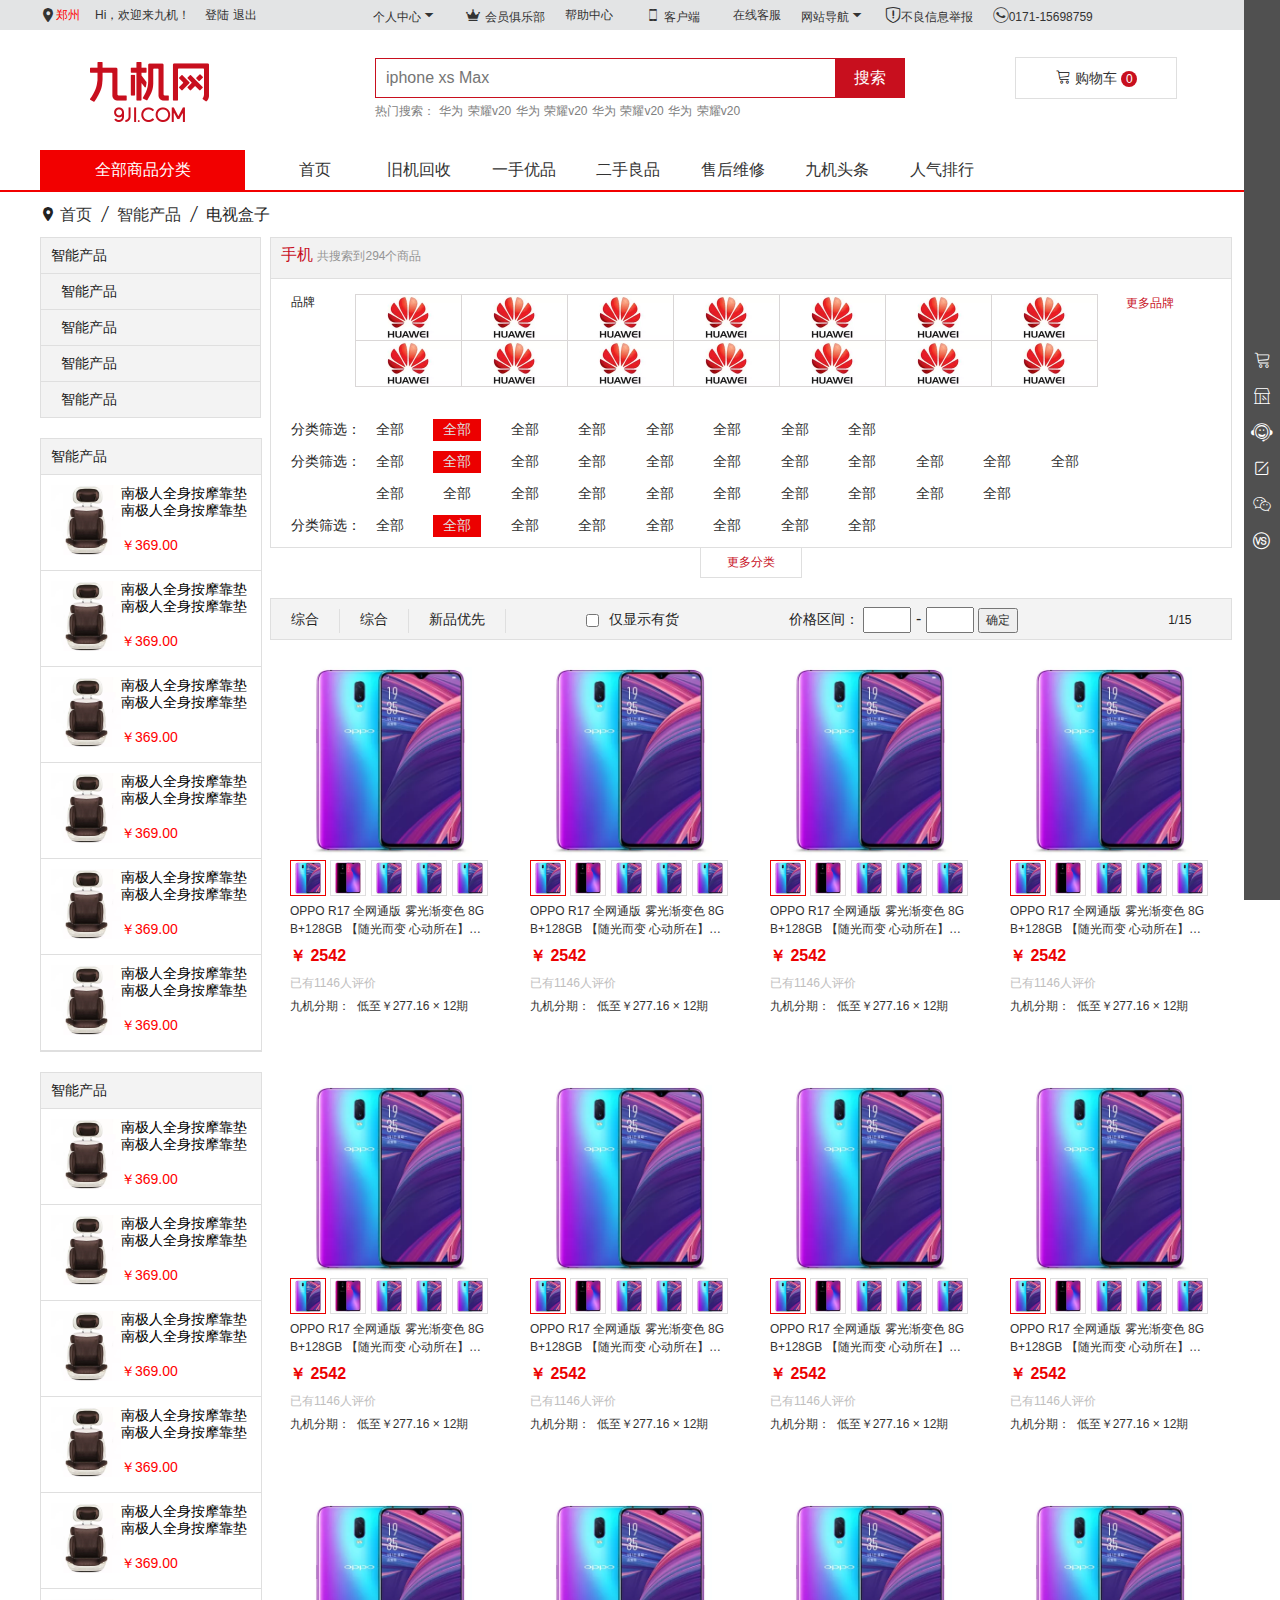
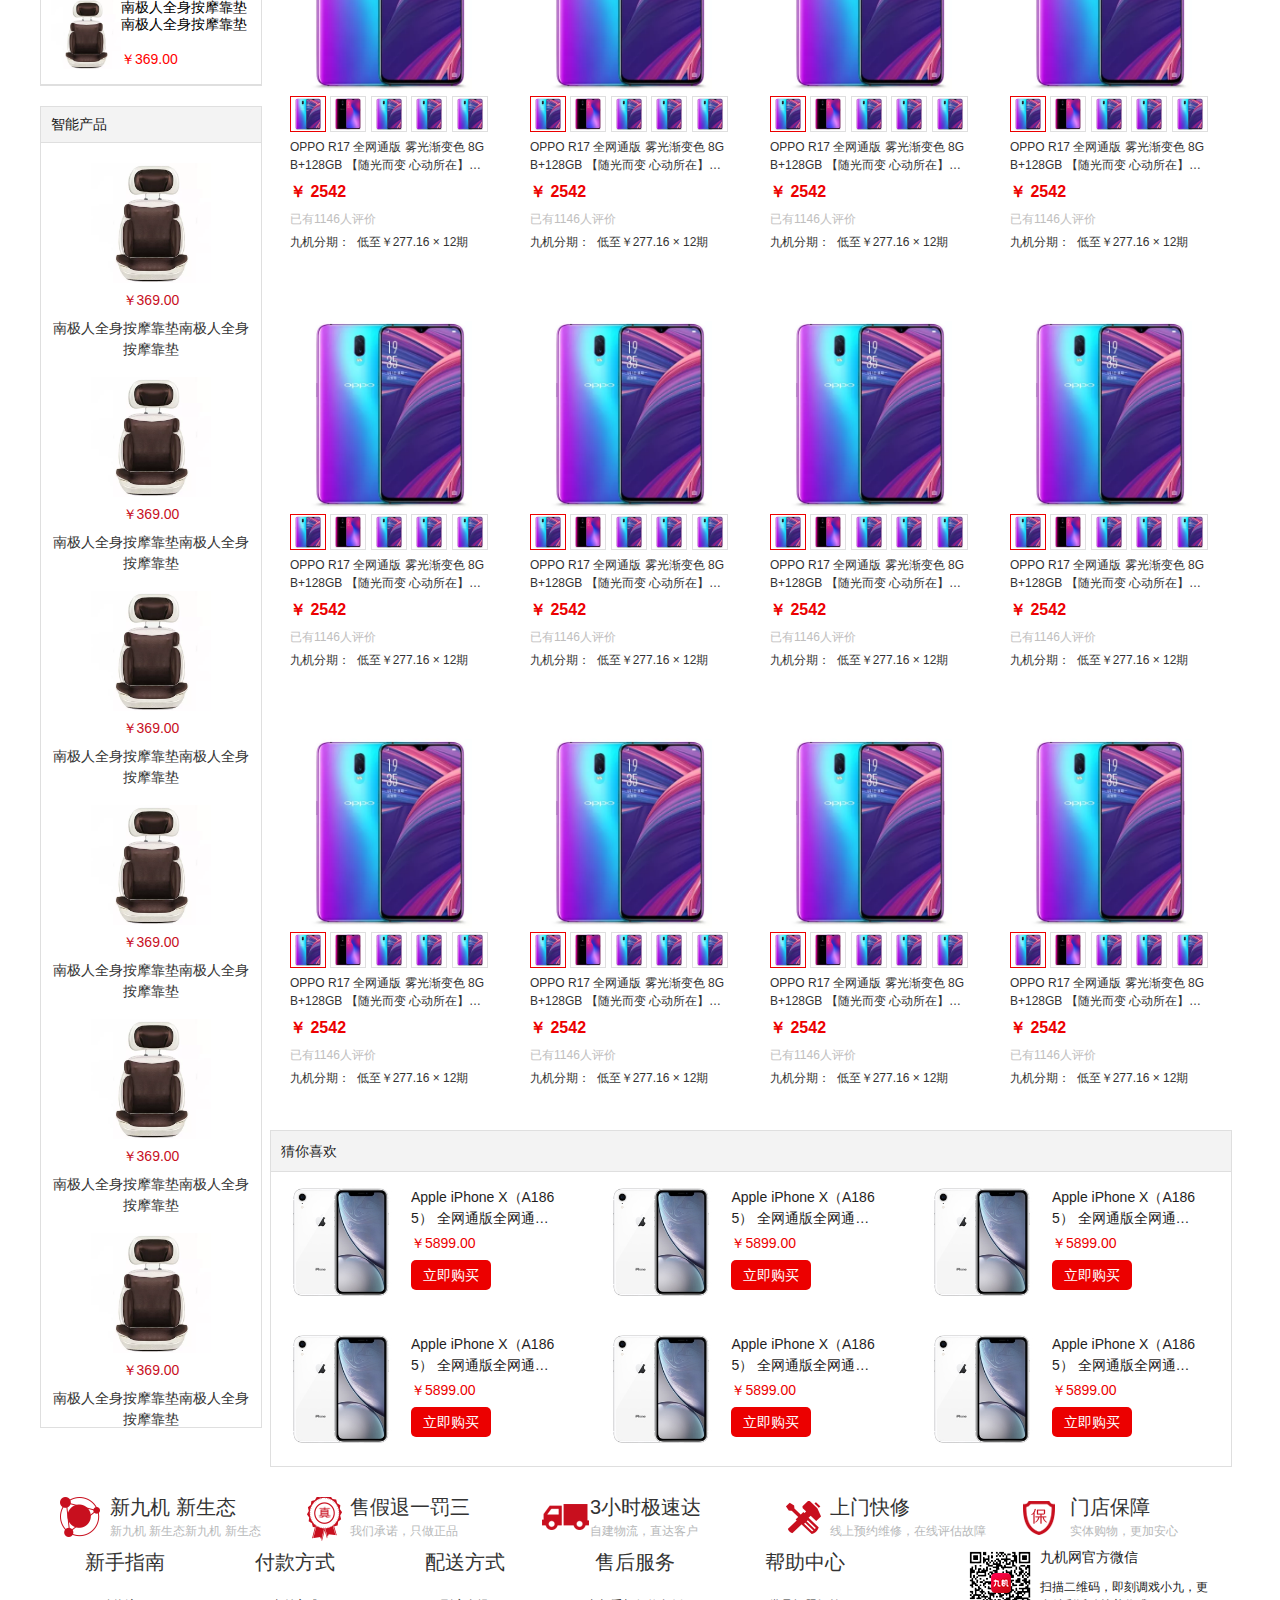
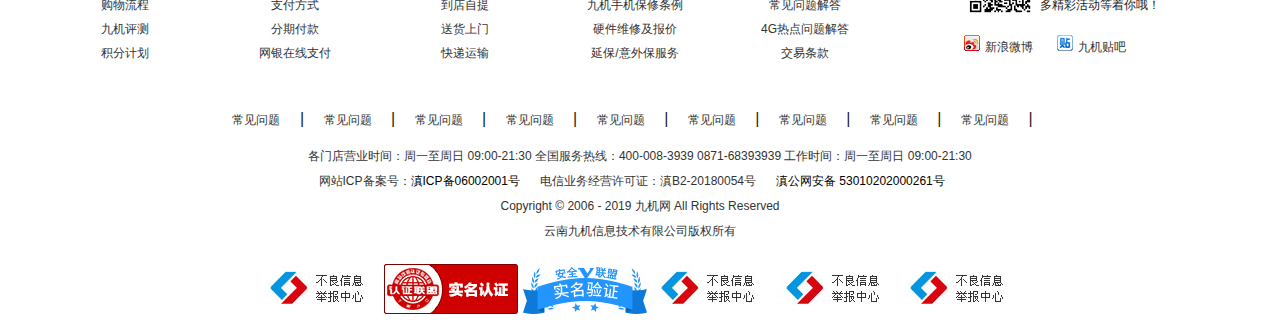
<file: commodity.html>
<!DOCTYPE html>
<html lang="en">

<head>
    <meta charset="UTF-8">
    <meta name="viewport" content="width=device-width, initial-scale=1.0">
    <meta http-equiv="X-UA-Compatible" content="ie=edge">
    <title>Document</title>
    <link rel="stylesheet" href="css/global.css">
    <link rel="stylesheet" href="css/reset.css">
    <link rel="stylesheet" href="css/index1-header-bottom.css">
    <link rel="stylesheet" href="css/iconfont.css">
    <link rel="stylesheet" href="css/commodity.css">
    <link rel="stylesheet" href="css/smallCar.css">
    <link rel="stylesheet" href="css/jquery.area.css">
    <script src="js/jquery-1.8.3.min.js"></script>

</head>

<body>
    <!-- 头部开始 -->
    <div class="allheader">
        <div class="gheader">
            <div class="header-top">
                <div class="fl site">
                    <!-- 地址 -->
                    <div class="areaSelector">
                        <i class="iconfont icon-dizhi fl"></i>
                        <h3 class="address fl">郑州</h3>
                        <div class="area">
                            <!-- 这里的地址信息是动态读取的 -->
                        </div>
                    </div>

                    <script>
                        $(function () {
                            $('.area').area();
                        })
                    </script>
                    <!-- 地址结束 -->
                </div>
                <div class="site-choose">

                </div>
                <div class="fl welcom">
                    <span>Hi，欢迎来九机！</span>
                </div>
                <div class="fl glogin">
                    <a href="login.html" class="lo">登陆</a> <a href="reg.html" class="zhu">注册</a>
                </div>
                <div class="fl header-menu popup">
                    <a href="Member.html">个人中心<i class="iconfont icon-triangle-down"></i> </a>
                </div>
                <div class="perCenter perCenter1">
                    <a href="Member.html">
                        <h4>我的订单</h4>
                    </a>
                    <a href="Member.html">
                        <h4>我的积分</h4>
                    </a>
                    <a href="Member.html">
                        <h4>我的试用</h4>
                    </a>
                    <a href="Member.html">
                        <h4>我的收藏</h4>
                    </a>
                    <a href="Member.html">
                        <h4>我的咨询</h4>
                    </a>
                    <a href="Member.html">
                        <h4>我的优惠券</h4>
                    </a>
                    <a href="sale.html">
                        <h4>报修/退换货</h4>
                    </a>
                </div>
                <div class="fl header-menu">
                    <a href="point.html">
                        <i class="iconfont icon-huiyuan"></i> 会员俱乐部
                    </a>
                </div>
                <div class="fl header-menu">
                    <a href="novice.html">帮助中心</a>
                </div>
                <div class="fl header-menu popup client">
                    <a href="novice.html">
                        <i class="iconfont icon-shouji"></i> 客户端
                    </a>
                </div>
                <div class="client-down">
                    <ul>
                        <li>
                            <a href="novice.html"><img src="images/index-header/appdown.png" alt=""></a>
                            <h1>扫描二维码</h1>
                        </li>
                        <li>
                            <p><a href="novice.html">android </a></p>
                            <p><a href="novice.html">iphone </a></p>
                            <p><a href="novice.html">触屏版 </a></p>
                        </li>
                    </ul>
                </div>

                <div class="fl header-menu">
                    <a href="novice.html">在线客服</a>
                </div>
                <div class="fl header-menu gnav">
                    <a href="index.html">网站导航<i class="iconfont icon-triangle-down"></i></a>
                </div>
                <div class="gnav-list">
                    <div class="list">
                        <h1>九机特色</h1>
                        <ul class="fl">
                            <li>附近门店</li>
                            <li>免费贴膜</li>
                            <li>预约维修</li>
                            <li>九机小店</li>
                        </ul>
                        <ul class="fl">
                            <li>一手优品</li>
                            <li>旧机回收</li>
                            <li>预约快修</li>
                        </ul>
                    </div>
                    <!-- 第二列 -->
                    <div class="list">
                        <h1>服务集市</h1>
                        <ul class="fl">
                            <li>在线支付</li>
                            <li>品牌专区</li>
                            <li>帮助中心</li>
                            <li>会员俱乐部</li>
                        </ul>
                        <ul class="fl">
                            <li>话费充值</li>
                            <li>试用中心</li>
                            <li>九机服务</li>
                        </ul>
                    </div>
                    <!-- 第三列 -->
                    <div class="list">
                        <h1>招商合作</h1>
                        <ul class="fl">
                            <li>供应商申请</li>
                            <li>九机百科</li>

                        </ul>
                        <ul class="fl">
                            <li>IT服务</li>
                        </ul>
                    </div>
                    <!-- 第四列 -->
                    <div class="list">
                        <h1>更多精选</h1>
                        <ul class="fl">
                            <li>九机头条</li>
                        </ul>
                        <ul class="fl">
                            <li>人才招聘</li>

                        </ul>
                    </div>
                    <!-- 第五列 -->
                    <div class="list">
                        <h1>产品选择</h1>
                        <ul class="fl">
                            <li>手机</li>
                            <li>电脑周边</li>
                            <li>智能产品</li>
                        </ul>
                        <ul class="fl">
                            <li>手机配件</li>
                            <li>耳机音响</li>
                            <li>笔记本/电脑</li>

                        </ul>
                    </div>
                </div>
                <div class="fl header-menu">
                    <a href="novice.html">
                        <i class="iconfont icon-jubao"></i>不良信息举报
                    </a>
                </div>
                <div class="fl header-menu number">
                    <a href="novice.html">
                        <i class="iconfont icon-dianhua-copy"></i>0171-15698759
                    </a>
                </div>
                <div class="gCall">
                    <h1>输入手机号码并免费拨打：</h1>
                    <input type="text" class="phone-num">
                    <input type="submit" class="callbtn" value="拨打">
                </div>
            </div>
        </div>
        <!-- logo  搜索  购物车按钮 -->
        <div class="header-search">
            <div class="header-logo fl"></div>
            <div class="seach-cent fl">
                <input type="text" class="gseach" placeholder="iphone xs Max">
                <input type="submit" value="搜索" class="seach-btn">
                <ul class="SearchRes">
                </ul>
                <div class="hot-words">
                    <span> 热门搜索：</span>
                    <span> 华为</span>
                    <span> 荣耀v20</span>
                    <span> 华为</span>
                    <span> 荣耀v20</span>
                    <span> 华为</span>
                    <span> 荣耀v20</span>
                    <span> 华为</span>
                    <span> 荣耀v20</span>
                </div>

            </div>
            <div class="shop-cart fl">
                <i class="iconfont icon-tubiaozhizuomoban"></i>
                <a href="shopCar.html"> 购物车</a>
                <span>0</span>
            </div>
        </div>
        <!-- 一级菜单 -->
        <div class="level-menu">
                <div class="allproduct fl">
                        <span> 全部商品分类</span>
                    </div>
            <div class="level-menu-s">
                <a href="index.html">
                    <span>首页</span>
                </a>
                <a href="tomtr.html"> 
                    <span>旧机回收</span>
                </a>
                <a href="superProdect.html">
                    <span>一手优品</span>
                </a>
                <a href="used.html">
                    <span>二手良品</span>
                </a>
                <a href="sale-problem.html" class="sh">
                    <span>售后维修</span>
                </a>
                <a href="nine.html" class="jjt">
                    <span>九机头条</span>
                </a>
                <a href="human.html">
                    <span>人气排行</span>
                </a>
            </div>

            <ul class="levser">
                <li>售后公告</li>
                <li>常见问题</li>
            </ul>
            <ul class="levsertwo">
                <li>行业咨询</li>
                <li>数码评测</li>
                <li>手机导购</li>
            </ul>

        </div>
        <!-- 头部结束 -->
    </div>
    <div class="line">
    </div>
    <div class="clear"></div>
    <div class="nav-pos wrapper">
        <i class="iconfont icon-dizhi"></i>
        <a>首页</a> <i class="iconfont icon-xiegang"></i> <a>智能产品</a> <i class="iconfont icon-xiegang"></i> <span>电视盒子</span>
    </div>
    <div class="commodity">
        <div class="left-side">
            <div class="intell">智能产品</div>
            <div class="intell1 inteshow">智能产品 <i></i></div>
            <ul class="int-list alllist">
                <li>智能手环</li>
                <li>智能手环</li>
                <li>智能手环</li>
            </ul>
            <div class="intell1">智能产品 <i></i></div>

            <div class="intell1">智能产品 <i></i></div>
            <div class="intell1">智能产品 <i></i></div>
            <!-- 浏览终买 -->
            <div class="gbuy">
                <div class="bought">智能产品</div>
                <a href="" class="bought-list">
                    <img src="images/index-header/20181025144616940.jpg.jpg" alt="">
                    <h1>南极人全身按摩靠垫南极人全身按摩靠垫</h1>
                    <h2>￥369.00</h2>
                </a>
                <a href="" class="bought-list">
                    <img src="images/index-header/20181025144616940.jpg.jpg" alt="">
                    <h1>南极人全身按摩靠垫南极人全身按摩靠垫</h1>
                    <h2>￥369.00</h2>
                </a>
                <a href="" class="bought-list">
                    <img src="images/index-header/20181025144616940.jpg.jpg" alt="">
                    <h1>南极人全身按摩靠垫南极人全身按摩靠垫</h1>
                    <h2>￥369.00</h2>
                </a>
                <a href="" class="bought-list">
                    <img src="images/index-header/20181025144616940.jpg.jpg" alt="">
                    <h1>南极人全身按摩靠垫南极人全身按摩靠垫</h1>
                    <h2>￥369.00</h2>
                </a>
                <a href="" class="bought-list">
                    <img src="images/index-header/20181025144616940.jpg.jpg" alt="">
                    <h1>南极人全身按摩靠垫南极人全身按摩靠垫</h1>
                    <h2>￥369.00</h2>
                </a>
                <a href="" class="bought-list">
                    <img src="images/index-header/20181025144616940.jpg.jpg" alt="">
                    <h1>南极人全身按摩靠垫南极人全身按摩靠垫</h1>
                    <h2>￥369.00</h2>
                </a>
            </div>
            <!-- 浏览最终购买结束 -->
            <!-- 浏览还购买开始 -->
            <div class="gbuy">
                <div class="bought">智能产品</div>
                <a href="" class="bought-list">
                    <img src="images/index-header/20181025144616940.jpg.jpg" alt="">
                    <h1>南极人全身按摩靠垫南极人全身按摩靠垫</h1>
                    <h2>￥369.00</h2>
                </a>
                <a href="" class="bought-list">
                    <img src="images/index-header/20181025144616940.jpg.jpg" alt="">
                    <h1>南极人全身按摩靠垫南极人全身按摩靠垫</h1>
                    <h2>￥369.00</h2>
                </a>
                <a href="" class="bought-list">
                    <img src="images/index-header/20181025144616940.jpg.jpg" alt="">
                    <h1>南极人全身按摩靠垫南极人全身按摩靠垫</h1>
                    <h2>￥369.00</h2>
                </a>
                <a href="" class="bought-list">
                    <img src="images/index-header/20181025144616940.jpg.jpg" alt="">
                    <h1>南极人全身按摩靠垫南极人全身按摩靠垫</h1>
                    <h2>￥369.00</h2>
                </a>
                <a href="" class="bought-list">
                    <img src="images/index-header/20181025144616940.jpg.jpg" alt="">
                    <h1>南极人全身按摩靠垫南极人全身按摩靠垫</h1>
                    <h2>￥369.00</h2>
                </a>
                <a href="" class="bought-list">
                    <img src="images/index-header/20181025144616940.jpg.jpg" alt="">
                    <h1>南极人全身按摩靠垫南极人全身按摩靠垫</h1>
                    <h2>￥369.00</h2>
                </a>
            </div>
            <!-- 浏览还购买结束 -->
            <!-- 最新上架商品开始 -->
            <div class="gbuy">
                <div class="bought">智能产品</div>
                <a href="" class="newartic">
                    <img src="images/index-header/20181025144616940.jpg.jpg" alt="">
                    <h1>￥369.00</h1>
                    <h2>南极人全身按摩靠垫南极人全身按摩靠垫</h2>
                </a>
                <a href="" class="newartic">
                    <img src="images/index-header/20181025144616940.jpg.jpg" alt="">
                    <h1>￥369.00</h1>
                    <h2>南极人全身按摩靠垫南极人全身按摩靠垫</h2>
                </a>
                <a href="" class="newartic">
                    <img src="images/index-header/20181025144616940.jpg.jpg" alt="">
                    <h1>￥369.00</h1>
                    <h2>南极人全身按摩靠垫南极人全身按摩靠垫</h2>
                </a>
                <a href="" class="newartic">
                    <img src="images/index-header/20181025144616940.jpg.jpg" alt="">
                    <h1>￥369.00</h1>
                    <h2>南极人全身按摩靠垫南极人全身按摩靠垫</h2>
                </a>
                <a href="" class="newartic">
                    <img src="images/index-header/20181025144616940.jpg.jpg" alt="">
                    <h1>￥369.00</h1>
                    <h2>南极人全身按摩靠垫南极人全身按摩靠垫</h2>
                </a>
                <a href="" class="newartic">
                    <img src="images/index-header/20181025144616940.jpg.jpg" alt="">
                    <h1>￥369.00</h1>
                    <h2>南极人全身按摩靠垫南极人全身按摩靠垫</h2>
                </a>
            </div>

            <!-- 最新上架商品结束 -->

        </div>
        <!-- 右侧部分开始 -->
        <div class="right-side">
            <div class="right-box">
                <div class="box-tit">
                    手机 <span>共搜索到294个商品</span>
                </div>
                <div class="brandsort">
                    <span>品牌</span>
                    <div class="brands">
                        <dl class="brands-lt">
                            <a href="#"><img src="images/index-header/huawei.jpg" alt=""></a>
                            <a href="#"><img src="images/index-header/huawei.jpg" alt=""></a>
                            <a href="#"><img src="images/index-header/huawei.jpg" alt=""></a>
                            <a href="#"><img src="images/index-header/huawei.jpg" alt=""></a>
                            <a href="#"><img src="images/index-header/huawei.jpg" alt=""></a>
                            <a href="#"><img src="images/index-header/huawei.jpg" alt=""></a>
                            <a href="#"><img src="images/index-header/huawei.jpg" alt=""></a>
                            <a href="#"><img src="images/index-header/huawei.jpg" alt=""></a>
                            <a href="#"><img src="images/index-header/huawei.jpg" alt=""></a>
                            <a href="#"><img src="images/index-header/huawei.jpg" alt=""></a>
                            <a href="#"><img src="images/index-header/huawei.jpg" alt=""></a>
                            <a href="#"><img src="images/index-header/huawei.jpg" alt=""></a>
                            <a href="#"><img src="images/index-header/huawei.jpg" alt=""></a>
                            <a href="#"><img src="images/index-header/huawei.jpg" alt=""></a>
                            <a href="#"><img src="images/index-header/huawei.jpg" alt=""></a>
                            <a href="#"><img src="images/index-header/huawei.jpg" alt=""></a>
                            <a href="#"><img src="images/index-header/huawei.jpg" alt=""></a>
                            <a href="#"><img src="images/index-header/huawei.jpg" alt=""></a>
                            <a href="#"><img src="images/index-header/huawei.jpg" alt=""></a>
                            <a href="#"><img src="images/index-header/huawei.jpg" alt=""></a>
                            <div class="clear"></div>
                        </dl>
                    </div>
                    <span class="more1">更多品牌</span>
                    <div class="clear"></div>
                </div>
                <!-- 更多分类项开始 -->
                <div class="search-condition">
                    <div class="sea-con-lt">
                        <dl>
                            <dt>分类筛选：</dt>
                            <dd>
                                <a href="#">全部</a>
                                <a href="#" class="cur">全部</a>
                                <a href="#">全部</a>
                                <a href="#">全部</a>
                                <a href="#">全部</a>
                                <a href="#">全部</a>
                                <a href="#">全部</a>
                                <a href="#">全部</a>
                            </dd>
                        </dl>

                        <dl>
                            <dt>分类筛选：</dt>
                            <dd class="brand">
                                <a href="#">全部</a>
                                <a href="#" class="cur">全部</a>
                                <a href="#">全部</a>
                                <a href="#">全部</a>
                                <a href="#">全部</a>
                                <a href="#">全部</a>
                                <a href="#">全部</a>
                                <a href="#">全部</a>
                                <a href="#">全部</a>
                                <a href="#">全部</a>
                                <a href="#">全部</a>
                                <a href="#">全部</a>
                                <a href="#">全部</a>
                                <a href="#">全部</a>
                                <a href="#">全部</a>
                                <a href="#">全部</a>

                                <a href="#">全部</a>
                                <a href="#">全部</a>
                                <a href="#">全部</a>
                                <a href="#">全部</a>
                                <a href="#">全部</a>

                            </dd>
                        </dl>

                        <dl>
                            <dt>分类筛选：</dt>
                            <dd>
                                <a href="#">全部</a>
                                <a href="" class="cur">全部</a>
                                <a href="#">全部</a>
                                <a href="#">全部</a>
                                <a href="#">全部</a>
                                <a href="#">全部</a>
                                <a href="#">全部</a>
                                <a href="#">全部</a>
                            </dd>
                        </dl>
                        <dl>
                            <dt>分类筛选：</dt>
                            <dd>
                                <a href="#">全部</a>
                                <a href="" class="cur">全部</a>
                                <a href="#">全部</a>
                                <a href="#">全部</a>
                                <a href="#">全部</a>
                                <a href="#">全部</a>
                                <a href="#">全部</a>
                                <a href="#">全部</a>
                            </dd>
                        </dl>
                        <dl>
                            <dt>分类筛选：</dt>
                            <dd>
                                <a href="#">全部</a>
                                <a href="" class="cur">全部</a>
                                <a href="#">全部</a>
                                <a href="#">全部</a>
                                <a href="#">全部</a>
                                <a href="#">全部</a>
                                <a href="#">全部</a>
                                <a href="#">全部</a>
                            </dd>
                        </dl>
                    </div>


                    <div class="clear"></div>
                </div>
                <!-- 更多分类项结束 -->

            </div>
            <p class="more">更多分类</p>
            <div class="rArticleTit">
                <div class="roption">综合</div>
                <div class="roption">综合</div>
                <div class="roption">新品优先</div>
                <div class="rstore">
                    <input type="checkbox" name="" id="">
                    <span>仅显示有货</span>
                </div>
                <div class="range">
                    <span>价格区间：</span>
                    <input type="text" name="" id="">
                    -
                    <input type="text">
                    <input type="submit" value="确定">
                </div>
                <div class="pagefan">
                    <i></i> <span>1/15</span> <i></i>
                </div>
            </div>

            <!-- 商品展示列表 -->
            <div class="rightArticle">
                <ul class="rlist">
                    <li>
                        <a href="" class="bigpic">
                            <img src="images/index-header/shouji.jpg" alt="">
                        </a>
                        <div class="littlepic">
                            <a href="#">
                                <img src="images/index-header/shouji.jpg" alt="">
                            </a>
                            <a href="#">
                                <img src="images/index-header/shouji2.jpg" alt="">
                            </a>
                            <a href="#">
                                <img src="images/index-header/shouji.jpg" alt="">
                            </a>
                            <a href="#">
                                <img src="images/index-header/shouji.jpg" alt="">
                            </a>
                            <a href="#">
                                <img src="images/index-header/shouji.jpg" alt="">
                            </a>
                        </div>
                        <a href="" class="line-1">
                            OPPO R17 全网通版 雾光渐变色 8GB+128GB
                            【随光而变 心动所在】光感屏幕指纹，128GB大存储，AI拍照
                        </a>
                        <h3><span>￥</span> 2542</h3>
                        <p class="evaluate">已有1146人评价</p>
                        <p class="deadline">九机分期：&nbsp;&nbsp;<span>低至￥277.16 × 12期</span></p>
                    </li>
                    <li>
                        <a href="" class="bigpic">
                            <img src="images/index-header/shouji.jpg" alt="">
                        </a>
                        <div class="littlepic">
                            <a href="#">
                                <img src="images/index-header/shouji.jpg" alt="">
                            </a>
                            <a href="#">
                                <img src="images/index-header/shouji2.jpg" alt="">
                            </a>
                            <a href="#">
                                <img src="images/index-header/shouji.jpg" alt="">
                            </a>
                            <a href="#">
                                <img src="images/index-header/shouji.jpg" alt="">
                            </a>
                            <a href="#">
                                <img src="images/index-header/shouji.jpg" alt="">
                            </a>
                        </div>
                        <a href="" class="line-1">
                            OPPO R17 全网通版 雾光渐变色 8GB+128GB
                            【随光而变 心动所在】光感屏幕指纹，128GB大存储，AI拍照
                        </a>
                        <h3><span>￥</span> 2542</h3>
                        <p class="evaluate">已有1146人评价</p>
                        <p class="deadline">九机分期：&nbsp;&nbsp;<span>低至￥277.16 × 12期</span></p>
                    </li>
                    <li>
                        <a href="" class="bigpic">
                            <img src="images/index-header/shouji.jpg" alt="">
                        </a>
                        <div class="littlepic">
                            <a href="#">
                                <img src="images/index-header/shouji.jpg" alt="">
                            </a>
                            <a href="#">
                                <img src="images/index-header/shouji2.jpg" alt="">
                            </a>
                            <a href="#">
                                <img src="images/index-header/shouji.jpg" alt="">
                            </a>
                            <a href="#">
                                <img src="images/index-header/shouji.jpg" alt="">
                            </a>
                            <a href="#">
                                <img src="images/index-header/shouji.jpg" alt="">
                            </a>
                        </div>
                        <a href="" class="line-1">
                            OPPO R17 全网通版 雾光渐变色 8GB+128GB
                            【随光而变 心动所在】光感屏幕指纹，128GB大存储，AI拍照
                        </a>
                        <h3><span>￥</span> 2542</h3>
                        <p class="evaluate">已有1146人评价</p>
                        <p class="deadline">九机分期：&nbsp;&nbsp;<span>低至￥277.16 × 12期</span></p>
                    </li>
                    <li>
                        <a href="" class="bigpic">
                            <img src="images/index-header/shouji.jpg" alt="">
                        </a>
                        <div class="littlepic">
                            <a href="#">
                                <img src="images/index-header/shouji.jpg" alt="">
                            </a>
                            <a href="#">
                                <img src="images/index-header/shouji2.jpg" alt="">
                            </a>
                            <a href="#">
                                <img src="images/index-header/shouji.jpg" alt="">
                            </a>
                            <a href="#">
                                <img src="images/index-header/shouji.jpg" alt="">
                            </a>
                            <a href="#">
                                <img src="images/index-header/shouji.jpg" alt="">
                            </a>
                        </div>
                        <a href="" class="line-1">
                            OPPO R17 全网通版 雾光渐变色 8GB+128GB
                            【随光而变 心动所在】光感屏幕指纹，128GB大存储，AI拍照
                        </a>
                        <h3><span>￥</span> 2542</h3>
                        <p class="evaluate">已有1146人评价</p>
                        <p class="deadline">九机分期：&nbsp;&nbsp;<span>低至￥277.16 × 12期</span></p>
                    </li>
                    <li>
                        <a href="" class="bigpic">
                            <img src="images/index-header/shouji.jpg" alt="">
                        </a>
                        <div class="littlepic">
                            <a href="#">
                                <img src="images/index-header/shouji.jpg" alt="">
                            </a>
                            <a href="#">
                                <img src="images/index-header/shouji2.jpg" alt="">
                            </a>
                            <a href="#">
                                <img src="images/index-header/shouji.jpg" alt="">
                            </a>
                            <a href="#">
                                <img src="images/index-header/shouji.jpg" alt="">
                            </a>
                            <a href="#">
                                <img src="images/index-header/shouji.jpg" alt="">
                            </a>
                        </div>
                        <a href="" class="line-1">
                            OPPO R17 全网通版 雾光渐变色 8GB+128GB
                            【随光而变 心动所在】光感屏幕指纹，128GB大存储，AI拍照
                        </a>
                        <h3><span>￥</span> 2542</h3>
                        <p class="evaluate">已有1146人评价</p>
                        <p class="deadline">九机分期：&nbsp;&nbsp;<span>低至￥277.16 × 12期</span></p>
                    </li>
                    <li>
                        <a href="" class="bigpic">
                            <img src="images/index-header/shouji.jpg" alt="">
                        </a>
                        <div class="littlepic">
                            <a href="#">
                                <img src="images/index-header/shouji.jpg" alt="">
                            </a>
                            <a href="#">
                                <img src="images/index-header/shouji2.jpg" alt="">
                            </a>
                            <a href="#">
                                <img src="images/index-header/shouji.jpg" alt="">
                            </a>
                            <a href="#">
                                <img src="images/index-header/shouji.jpg" alt="">
                            </a>
                            <a href="#">
                                <img src="images/index-header/shouji.jpg" alt="">
                            </a>
                        </div>
                        <a href="" class="line-1">
                            OPPO R17 全网通版 雾光渐变色 8GB+128GB
                            【随光而变 心动所在】光感屏幕指纹，128GB大存储，AI拍照
                        </a>
                        <h3><span>￥</span> 2542</h3>
                        <p class="evaluate">已有1146人评价</p>
                        <p class="deadline">九机分期：&nbsp;&nbsp;<span>低至￥277.16 × 12期</span></p>
                    </li>
                    <li>
                        <a href="" class="bigpic">
                            <img src="images/index-header/shouji.jpg" alt="">
                        </a>
                        <div class="littlepic">
                            <a href="#">
                                <img src="images/index-header/shouji.jpg" alt="">
                            </a>
                            <a href="#">
                                <img src="images/index-header/shouji2.jpg" alt="">
                            </a>
                            <a href="#">
                                <img src="images/index-header/shouji.jpg" alt="">
                            </a>
                            <a href="#">
                                <img src="images/index-header/shouji.jpg" alt="">
                            </a>
                            <a href="#">
                                <img src="images/index-header/shouji.jpg" alt="">
                            </a>
                        </div>
                        <a href="" class="line-1">
                            OPPO R17 全网通版 雾光渐变色 8GB+128GB
                            【随光而变 心动所在】光感屏幕指纹，128GB大存储，AI拍照
                        </a>
                        <h3><span>￥</span> 2542</h3>
                        <p class="evaluate">已有1146人评价</p>
                        <p class="deadline">九机分期：&nbsp;&nbsp;<span>低至￥277.16 × 12期</span></p>
                    </li>
                    <li>
                        <a href="" class="bigpic">
                            <img src="images/index-header/shouji.jpg" alt="">
                        </a>
                        <div class="littlepic">
                            <a href="#">
                                <img src="images/index-header/shouji.jpg" alt="">
                            </a>
                            <a href="#">
                                <img src="images/index-header/shouji2.jpg" alt="">
                            </a>
                            <a href="#">
                                <img src="images/index-header/shouji.jpg" alt="">
                            </a>
                            <a href="#">
                                <img src="images/index-header/shouji.jpg" alt="">
                            </a>
                            <a href="#">
                                <img src="images/index-header/shouji.jpg" alt="">
                            </a>
                        </div>
                        <a href="" class="line-1">
                            OPPO R17 全网通版 雾光渐变色 8GB+128GB
                            【随光而变 心动所在】光感屏幕指纹，128GB大存储，AI拍照
                        </a>
                        <h3><span>￥</span> 2542</h3>
                        <p class="evaluate">已有1146人评价</p>
                        <p class="deadline">九机分期：&nbsp;&nbsp;<span>低至￥277.16 × 12期</span></p>
                    </li>
                    <li>
                        <a href="" class="bigpic">
                            <img src="images/index-header/shouji.jpg" alt="">
                        </a>
                        <div class="littlepic">
                            <a href="#">
                                <img src="images/index-header/shouji.jpg" alt="">
                            </a>
                            <a href="#">
                                <img src="images/index-header/shouji2.jpg" alt="">
                            </a>
                            <a href="#">
                                <img src="images/index-header/shouji.jpg" alt="">
                            </a>
                            <a href="#">
                                <img src="images/index-header/shouji.jpg" alt="">
                            </a>
                            <a href="#">
                                <img src="images/index-header/shouji.jpg" alt="">
                            </a>
                        </div>
                        <a href="" class="line-1">
                            OPPO R17 全网通版 雾光渐变色 8GB+128GB
                            【随光而变 心动所在】光感屏幕指纹，128GB大存储，AI拍照
                        </a>
                        <h3><span>￥</span> 2542</h3>
                        <p class="evaluate">已有1146人评价</p>
                        <p class="deadline">九机分期：&nbsp;&nbsp;<span>低至￥277.16 × 12期</span></p>
                    </li>
                    <li>
                        <a href="" class="bigpic">
                            <img src="images/index-header/shouji.jpg" alt="">
                        </a>
                        <div class="littlepic">
                            <a href="#">
                                <img src="images/index-header/shouji.jpg" alt="">
                            </a>
                            <a href="#">
                                <img src="images/index-header/shouji2.jpg" alt="">
                            </a>
                            <a href="#">
                                <img src="images/index-header/shouji.jpg" alt="">
                            </a>
                            <a href="#">
                                <img src="images/index-header/shouji.jpg" alt="">
                            </a>
                            <a href="#">
                                <img src="images/index-header/shouji.jpg" alt="">
                            </a>
                        </div>
                        <a href="" class="line-1">
                            OPPO R17 全网通版 雾光渐变色 8GB+128GB
                            【随光而变 心动所在】光感屏幕指纹，128GB大存储，AI拍照
                        </a>
                        <h3><span>￥</span> 2542</h3>
                        <p class="evaluate">已有1146人评价</p>
                        <p class="deadline">九机分期：&nbsp;&nbsp;<span>低至￥277.16 × 12期</span></p>
                    </li>
                    <li>
                        <a href="" class="bigpic">
                            <img src="images/index-header/shouji.jpg" alt="">
                        </a>
                        <div class="littlepic">
                            <a href="#">
                                <img src="images/index-header/shouji.jpg" alt="">
                            </a>
                            <a href="#">
                                <img src="images/index-header/shouji2.jpg" alt="">
                            </a>
                            <a href="#">
                                <img src="images/index-header/shouji.jpg" alt="">
                            </a>
                            <a href="#">
                                <img src="images/index-header/shouji.jpg" alt="">
                            </a>
                            <a href="#">
                                <img src="images/index-header/shouji.jpg" alt="">
                            </a>
                        </div>
                        <a href="" class="line-1">
                            OPPO R17 全网通版 雾光渐变色 8GB+128GB
                            【随光而变 心动所在】光感屏幕指纹，128GB大存储，AI拍照
                        </a>
                        <h3><span>￥</span> 2542</h3>
                        <p class="evaluate">已有1146人评价</p>
                        <p class="deadline">九机分期：&nbsp;&nbsp;<span>低至￥277.16 × 12期</span></p>
                    </li>
                    <li>
                        <a href="" class="bigpic">
                            <img src="images/index-header/shouji.jpg" alt="">
                        </a>
                        <div class="littlepic">
                            <a href="#">
                                <img src="images/index-header/shouji.jpg" alt="">
                            </a>
                            <a href="#">
                                <img src="images/index-header/shouji2.jpg" alt="">
                            </a>
                            <a href="#">
                                <img src="images/index-header/shouji.jpg" alt="">
                            </a>
                            <a href="#">
                                <img src="images/index-header/shouji.jpg" alt="">
                            </a>
                            <a href="#">
                                <img src="images/index-header/shouji.jpg" alt="">
                            </a>
                        </div>
                        <a href="" class="line-1">
                            OPPO R17 全网通版 雾光渐变色 8GB+128GB
                            【随光而变 心动所在】光感屏幕指纹，128GB大存储，AI拍照
                        </a>
                        <h3><span>￥</span> 2542</h3>
                        <p class="evaluate">已有1146人评价</p>
                        <p class="deadline">九机分期：&nbsp;&nbsp;<span>低至￥277.16 × 12期</span></p>
                    </li>
                    <li>
                        <a href="" class="bigpic">
                            <img src="images/index-header/shouji.jpg" alt="">
                        </a>
                        <div class="littlepic">
                            <a href="#">
                                <img src="images/index-header/shouji.jpg" alt="">
                            </a>
                            <a href="#">
                                <img src="images/index-header/shouji2.jpg" alt="">
                            </a>
                            <a href="#">
                                <img src="images/index-header/shouji.jpg" alt="">
                            </a>
                            <a href="#">
                                <img src="images/index-header/shouji.jpg" alt="">
                            </a>
                            <a href="#">
                                <img src="images/index-header/shouji.jpg" alt="">
                            </a>
                        </div>
                        <a href="" class="line-1">
                            OPPO R17 全网通版 雾光渐变色 8GB+128GB
                            【随光而变 心动所在】光感屏幕指纹，128GB大存储，AI拍照
                        </a>
                        <h3><span>￥</span> 2542</h3>
                        <p class="evaluate">已有1146人评价</p>
                        <p class="deadline">九机分期：&nbsp;&nbsp;<span>低至￥277.16 × 12期</span></p>
                    </li>
                    <li>
                        <a href="" class="bigpic">
                            <img src="images/index-header/shouji.jpg" alt="">
                        </a>
                        <div class="littlepic">
                            <a href="#">
                                <img src="images/index-header/shouji.jpg" alt="">
                            </a>
                            <a href="#">
                                <img src="images/index-header/shouji2.jpg" alt="">
                            </a>
                            <a href="#">
                                <img src="images/index-header/shouji.jpg" alt="">
                            </a>
                            <a href="#">
                                <img src="images/index-header/shouji.jpg" alt="">
                            </a>
                            <a href="#">
                                <img src="images/index-header/shouji.jpg" alt="">
                            </a>
                        </div>
                        <a href="" class="line-1">
                            OPPO R17 全网通版 雾光渐变色 8GB+128GB
                            【随光而变 心动所在】光感屏幕指纹，128GB大存储，AI拍照
                        </a>
                        <h3><span>￥</span> 2542</h3>
                        <p class="evaluate">已有1146人评价</p>
                        <p class="deadline">九机分期：&nbsp;&nbsp;<span>低至￥277.16 × 12期</span></p>
                    </li>
                    <li>
                        <a href="" class="bigpic">
                            <img src="images/index-header/shouji.jpg" alt="">
                        </a>
                        <div class="littlepic">
                            <a href="#">
                                <img src="images/index-header/shouji.jpg" alt="">
                            </a>
                            <a href="#">
                                <img src="images/index-header/shouji2.jpg" alt="">
                            </a>
                            <a href="#">
                                <img src="images/index-header/shouji.jpg" alt="">
                            </a>
                            <a href="#">
                                <img src="images/index-header/shouji.jpg" alt="">
                            </a>
                            <a href="#">
                                <img src="images/index-header/shouji.jpg" alt="">
                            </a>
                        </div>
                        <a href="" class="line-1">
                            OPPO R17 全网通版 雾光渐变色 8GB+128GB
                            【随光而变 心动所在】光感屏幕指纹，128GB大存储，AI拍照
                        </a>
                        <h3><span>￥</span> 2542</h3>
                        <p class="evaluate">已有1146人评价</p>
                        <p class="deadline">九机分期：&nbsp;&nbsp;<span>低至￥277.16 × 12期</span></p>
                    </li>
                    <li>
                        <a href="" class="bigpic">
                            <img src="images/index-header/shouji.jpg" alt="">
                        </a>
                        <div class="littlepic">
                            <a href="#">
                                <img src="images/index-header/shouji.jpg" alt="">
                            </a>
                            <a href="#">
                                <img src="images/index-header/shouji2.jpg" alt="">
                            </a>
                            <a href="#">
                                <img src="images/index-header/shouji.jpg" alt="">
                            </a>
                            <a href="#">
                                <img src="images/index-header/shouji.jpg" alt="">
                            </a>
                            <a href="#">
                                <img src="images/index-header/shouji.jpg" alt="">
                            </a>
                        </div>
                        <a href="" class="line-1">
                            OPPO R17 全网通版 雾光渐变色 8GB+128GB
                            【随光而变 心动所在】光感屏幕指纹，128GB大存储，AI拍照
                        </a>
                        <h3><span>￥</span> 2542</h3>
                        <p class="evaluate">已有1146人评价</p>
                        <p class="deadline">九机分期：&nbsp;&nbsp;<span>低至￥277.16 × 12期</span></p>
                    </li>
                    <li>
                        <a href="" class="bigpic">
                            <img src="images/index-header/shouji.jpg" alt="">
                        </a>
                        <div class="littlepic">
                            <a href="#">
                                <img src="images/index-header/shouji.jpg" alt="">
                            </a>
                            <a href="#">
                                <img src="images/index-header/shouji2.jpg" alt="">
                            </a>
                            <a href="#">
                                <img src="images/index-header/shouji.jpg" alt="">
                            </a>
                            <a href="#">
                                <img src="images/index-header/shouji.jpg" alt="">
                            </a>
                            <a href="#">
                                <img src="images/index-header/shouji.jpg" alt="">
                            </a>
                        </div>
                        <a href="" class="line-1">
                            OPPO R17 全网通版 雾光渐变色 8GB+128GB
                            【随光而变 心动所在】光感屏幕指纹，128GB大存储，AI拍照
                        </a>
                        <h3><span>￥</span> 2542</h3>
                        <p class="evaluate">已有1146人评价</p>
                        <p class="deadline">九机分期：&nbsp;&nbsp;<span>低至￥277.16 × 12期</span></p>
                    </li>
                    <li>
                        <a href="" class="bigpic">
                            <img src="images/index-header/shouji.jpg" alt="">
                        </a>
                        <div class="littlepic">
                            <a href="#">
                                <img src="images/index-header/shouji.jpg" alt="">
                            </a>
                            <a href="#">
                                <img src="images/index-header/shouji2.jpg" alt="">
                            </a>
                            <a href="#">
                                <img src="images/index-header/shouji.jpg" alt="">
                            </a>
                            <a href="#">
                                <img src="images/index-header/shouji.jpg" alt="">
                            </a>
                            <a href="#">
                                <img src="images/index-header/shouji.jpg" alt="">
                            </a>
                        </div>
                        <a href="" class="line-1">
                            OPPO R17 全网通版 雾光渐变色 8GB+128GB
                            【随光而变 心动所在】光感屏幕指纹，128GB大存储，AI拍照
                        </a>
                        <h3><span>￥</span> 2542</h3>
                        <p class="evaluate">已有1146人评价</p>
                        <p class="deadline">九机分期：&nbsp;&nbsp;<span>低至￥277.16 × 12期</span></p>
                    </li>
                    <li>
                        <a href="" class="bigpic">
                            <img src="images/index-header/shouji.jpg" alt="">
                        </a>
                        <div class="littlepic">
                            <a href="#">
                                <img src="images/index-header/shouji.jpg" alt="">
                            </a>
                            <a href="#">
                                <img src="images/index-header/shouji2.jpg" alt="">
                            </a>
                            <a href="#">
                                <img src="images/index-header/shouji.jpg" alt="">
                            </a>
                            <a href="#">
                                <img src="images/index-header/shouji.jpg" alt="">
                            </a>
                            <a href="#">
                                <img src="images/index-header/shouji.jpg" alt="">
                            </a>
                        </div>
                        <a href="" class="line-1">
                            OPPO R17 全网通版 雾光渐变色 8GB+128GB
                            【随光而变 心动所在】光感屏幕指纹，128GB大存储，AI拍照
                        </a>
                        <h3><span>￥</span> 2542</h3>
                        <p class="evaluate">已有1146人评价</p>
                        <p class="deadline">九机分期：&nbsp;&nbsp;<span>低至￥277.16 × 12期</span></p>
                    </li>
                    <li>
                        <a href="" class="bigpic">
                            <img src="images/index-header/shouji.jpg" alt="">
                        </a>
                        <div class="littlepic">
                            <a href="#">
                                <img src="images/index-header/shouji.jpg" alt="">
                            </a>
                            <a href="#">
                                <img src="images/index-header/shouji2.jpg" alt="">
                            </a>
                            <a href="#">
                                <img src="images/index-header/shouji.jpg" alt="">
                            </a>
                            <a href="#">
                                <img src="images/index-header/shouji.jpg" alt="">
                            </a>
                            <a href="#">
                                <img src="images/index-header/shouji.jpg" alt="">
                            </a>
                        </div>
                        <a href="" class="line-1">
                            OPPO R17 全网通版 雾光渐变色 8GB+128GB
                            【随光而变 心动所在】光感屏幕指纹，128GB大存储，AI拍照
                        </a>
                        <h3><span>￥</span> 2542</h3>
                        <p class="evaluate">已有1146人评价</p>
                        <p class="deadline">九机分期：&nbsp;&nbsp;<span>低至￥277.16 × 12期</span></p>
                    </li>

                </ul>
            </div>
            <!-- 商品展示列表 -->
            <div class="clear"></div>
            <div class="guess-you ">
                <h4 class="guesstit">猜你喜欢</h4>
                <a href="#">
                    <img src="images/index-header/20180913062755703.jpg" alt="">
                    <div class="gue-ti">
                        <h1>Apple iPhone X（A1865） 全网通版全网通版全网通版全网通版全网通版全网通版 </h1>
                        <h2>￥5899.00</h2>
                        <span>立即购买</span>
                    </div>
                </a>
                <a href="#">
                    <img src="images/index-header/20180913062755703.jpg" alt="">
                    <div class="gue-ti">
                        <h1>Apple iPhone X（A1865） 全网通版全网通版全网通版全网通版全网通版全网通版 </h1>
                        <h2>￥5899.00</h2>
                        <span>立即购买</span>
                    </div>
                </a>
                <a href="#">
                    <img src="images/index-header/20180913062755703.jpg" alt="">
                    <div class="gue-ti">
                        <h1>Apple iPhone X（A1865） 全网通版全网通版全网通版全网通版全网通版全网通版 </h1>
                        <h2>￥5899.00</h2>
                        <span>立即购买</span>
                    </div>
                </a>
                <a href="#">
                    <img src="images/index-header/20180913062755703.jpg" alt="">
                    <div class="gue-ti">
                        <h1>Apple iPhone X（A1865） 全网通版全网通版全网通版全网通版全网通版全网通版 </h1>
                        <h2>￥5899.00</h2>
                        <span>立即购买</span>
                    </div>
                </a>
                <a href="#">
                    <img src="images/index-header/20180913062755703.jpg" alt="">
                    <div class="gue-ti">
                        <h1>Apple iPhone X（A1865） 全网通版全网通版全网通版全网通版全网通版全网通版 </h1>
                        <h2>￥5899.00</h2>
                        <span>立即购买</span>
                    </div>
                </a>
                <a href="#">
                    <img src="images/index-header/20180913062755703.jpg" alt="">
                    <div class="gue-ti">
                        <h1>Apple iPhone X（A1865） 全网通版全网通版全网通版全网通版全网通版全网通版 </h1>
                        <h2>￥5899.00</h2>
                        <span>立即购买</span>
                    </div>
                </a>
            </div>
        </div>
        <!-- 右侧部分结束 -->
    </div>
    <!-- 尾部开始 -->
    <div class="allfooter">
        <!-- 页脚 -->
        <div class="gfooter">
            <div class="promise">
                <a href="">
                    <dl>
                        <dt class="icon p0"></dt>
                        <dd>
                            <h2>新九机 新生态</h2>
                            <h5>新九机 新生态新九机 新生态</h5>
                        </dd>
                    </dl>
                </a>
                <a href="">
                    <dl>
                        <dt class="icon p1"></dt>
                        <dd>
                            <h2>售假退一罚三</h2>
                            <h5>我们承诺，只做正品</h5>
                        </dd>
                    </dl>
                </a>
                <a href="">
                    <dl>
                        <dt class="icon p2"></dt>
                        <dd>
                            <h2>3小时极速达</h2>
                            <h5>自建物流，直达客户</h5>
                        </dd>
                    </dl>
                </a>
                <a href="">
                    <dl>
                        <dt class="icon p3"></dt>
                        <dd>
                            <h2>上门快修</h2>
                            <h5>线上预约维修，在线评估故障</h5>
                        </dd>
                    </dl>
                </a>
                <a href="">
                    <dl>
                        <dt class="icon p4"></dt>
                        <dd>
                            <h2>门店保障</h2>
                            <h5>实体购物，更加安心</h5>
                        </dd>
                    </dl>
                </a>
            </div>

            <div class="footer-help">
                <div class="wrapper">
                    <dl>
                        <dt><a href="">新手指南</a></dt>
                        <dd><a href="">购物流程</a></dd>
                        <dd><a href="">九机评测</a></dd>
                        <dd><a href="">积分计划</a></dd>

                    </dl>
                    <dl>
                        <dt><a href="">付款方式</a></dt>
                        <dd><a href="">支付方式</a></dd>
                        <dd><a href="">分期付款</a></dd>
                        <dd><a href="">网银在线支付</a></dd>

                    </dl>
                    <dl>
                        <dt><a href="">配送方式</a></dt>
                        <dd><a href="">到店自提</a></dd>
                        <dd><a href="">送货上门</a></dd>
                        <dd><a href="">快递运输</a></dd>

                    </dl>
                    <dl>
                        <dt><a href="">售后服务</a></dt>
                        <dd><a href="">九机手机保修条例</a></dd>
                        <dd><a href="">硬件维修及报价</a></dd>
                        <dd><a href="">延保/意外保服务</a></dd>

                    </dl>
                    <dl>
                        <dt><a href="">帮助中心</a></dt>
                        <dd><a href="">常见问题解答</a></dd>
                        <dd><a href="">4G热点问题解答</a></dd>
                        <dd><a href="">交易条款</a></dd>
                    </dl>
                    <dl class="foot-WeChat">
                        <dt class="icon"></dt>
                        <dd class="wblink">
                            <h3>九机网官方微信</h3>
                            <h4>扫描二维码，即刻调戏小九，更多精彩活动等着你哦！</h4>
                        </dd>
                        <dd class="wbicon">
                            <a href="" class="xinlang"><i class="icon"></i>新浪微博</a>
                            <a href="" class="tieba"><i class="icon"></i>九机贴吧</a>
                        </dd>
                    </dl>
                </div>

            </div>
            <div class="clear"></div>
            <!-- 最底部 -->
            <div class="gbottom">
                <div class="wrapper">
                    <div class="foot_nav">
                        <a href="">常见问题</a>
                        <i>|</i>
                        <a href="">常见问题</a>
                        <i>|</i>
                        <a href="">常见问题</a>
                        <i>|</i>
                        <a href="">常见问题</a>
                        <i>|</i>
                        <a href="">常见问题</a>
                        <i>|</i>
                        <a href="">常见问题</a>
                        <i>|</i>
                        <a href="">常见问题</a>
                        <i>|</i>
                        <a href="">常见问题</a>
                        <i>|</i>
                        <a href="">常见问题</a>
                        <i>|</i>
                    </div>
                    <div class="information">
                        <p>各门店营业时间：周一至周日 09:00-21:30 全国服务热线：400-008-3939 0871-68393939 工作时间：周一至周日 09:00-21:30</p>
                        <p>网站ICP备案号：<a rel="nofollow" href="https://www.miibeian.gov.cn/" target="_blank">滇ICP备06002001号</a>
                            &nbsp;&nbsp;&nbsp;&nbsp; 电信业务经营许可证：滇B2-20180054号 &nbsp;&nbsp;&nbsp;&nbsp; <a rel="nofollow"
                                href="http://www.beian.gov.cn/portal/registerSystemInfo?recordcode=53010202000261"
                                target="_blank">滇公网安备
                                53010202000261号</a> &nbsp;&nbsp;&nbsp;&nbsp; </p>
                        <p>Copyright © 2006 - 2019 九机网 All Rights Reserved</p>
                        <p>云南九机信息技术有限公司版权所有</p>
                    </div>
                    <div class="bot-link">
                        <a href=""><img src="images/index-header/botpic1c.jpg" alt=""></a>
                        <a href=""><img src="images/index-header/bottom_large_img.png" alt=""></a>
                        <a href=""><img src="images/index-header/sm_124x47.png" alt=""></a>
                        <a href=""><img src="images/index-header/botpic1c.jpg" alt=""></a>
                        <a href=""><img src="images/index-header/botpic1c.jpg" alt=""></a>
                        <a href=""><img src="images/index-header/botpic1c.jpg" alt=""></a>
                    </div>
                </div>
            </div>
        </div>
        <!-- 页脚结束 -->
        <!-- 右侧弹出导航开始 -->
        <div class="rnav">
            <ul class="righticon">
                <li class="gou"><i class="iconfont icon-tubiaozhizuomoban"></i></li>
                <li><i class="iconfont icon-mendian"></i></li>
                <li><i class="iconfont icon-kefu"></i></li>
                <li><i class="iconfont icon-tousujianyi"></i></li>
                <li><i class="iconfont icon-weixin"></i></li>
                <li><i class="iconfont icon-duibivs"></i></li>
            </ul>
            <ul class="rightpop">
                <li> <em></em> <a href="">购物车</a> </li>
                <li class="pop2"><em></em><a href="">附近门店</a></li>
                <li class="pop3"><em></em><a href="">咨询客服</a></li>
                <li class="pop4"><em></em><a href="">投诉建议</a></li>
                <li class="pop5"><img src="images/index-header/gunzhu-jiuji.png" alt=""></li>
                <li class="pop6"><em></em><a href="">产品对比</a></li>
            </ul>
        </div>
        <!-- 右侧导航弹出结束 -->
        <!-- 购物车 -->
        <div class="small-car">
            <div class="small-head clearfix">
                <div class="pict"><img src="images/index-header/car28.png" alt=""></div>
                <p class="wen">购物车</p>
            </div>
            <div class="option">
            </div>
            <div class="bottom">
                <div class="mess">
                    <span class="zi">共 <span class="num-zong">0</span> 件商品，总计：</span>
                    ￥<a href="" class="all-price">0</a>
                </div>
                <a href="" class="fina">结算</a>
            </div>
            <div class="none">
                <div class="car-tu">
                    <img src="images/shopCar/car28.png" alt="">
                </div>
                <p class="final-wen">
                    <span>购物车里还没有商品，快</span>
                    <a href="">去逛逛</a>
                    <span>吧</span>
                </p>
            </div>
        </div>
    </div>

</body>
<script src="js/handlecookie.js"></script>
<script src="js/titleCookie.js"></script>
<script src="js/commodity.js"></script>
<script src="js/area.js"></script>
<script src="js/jquery.area.end.js"></script>
<script src="js/Inclusive.js"> </script>
<script src="js/smallCar.js"></script>

</html>
</file>
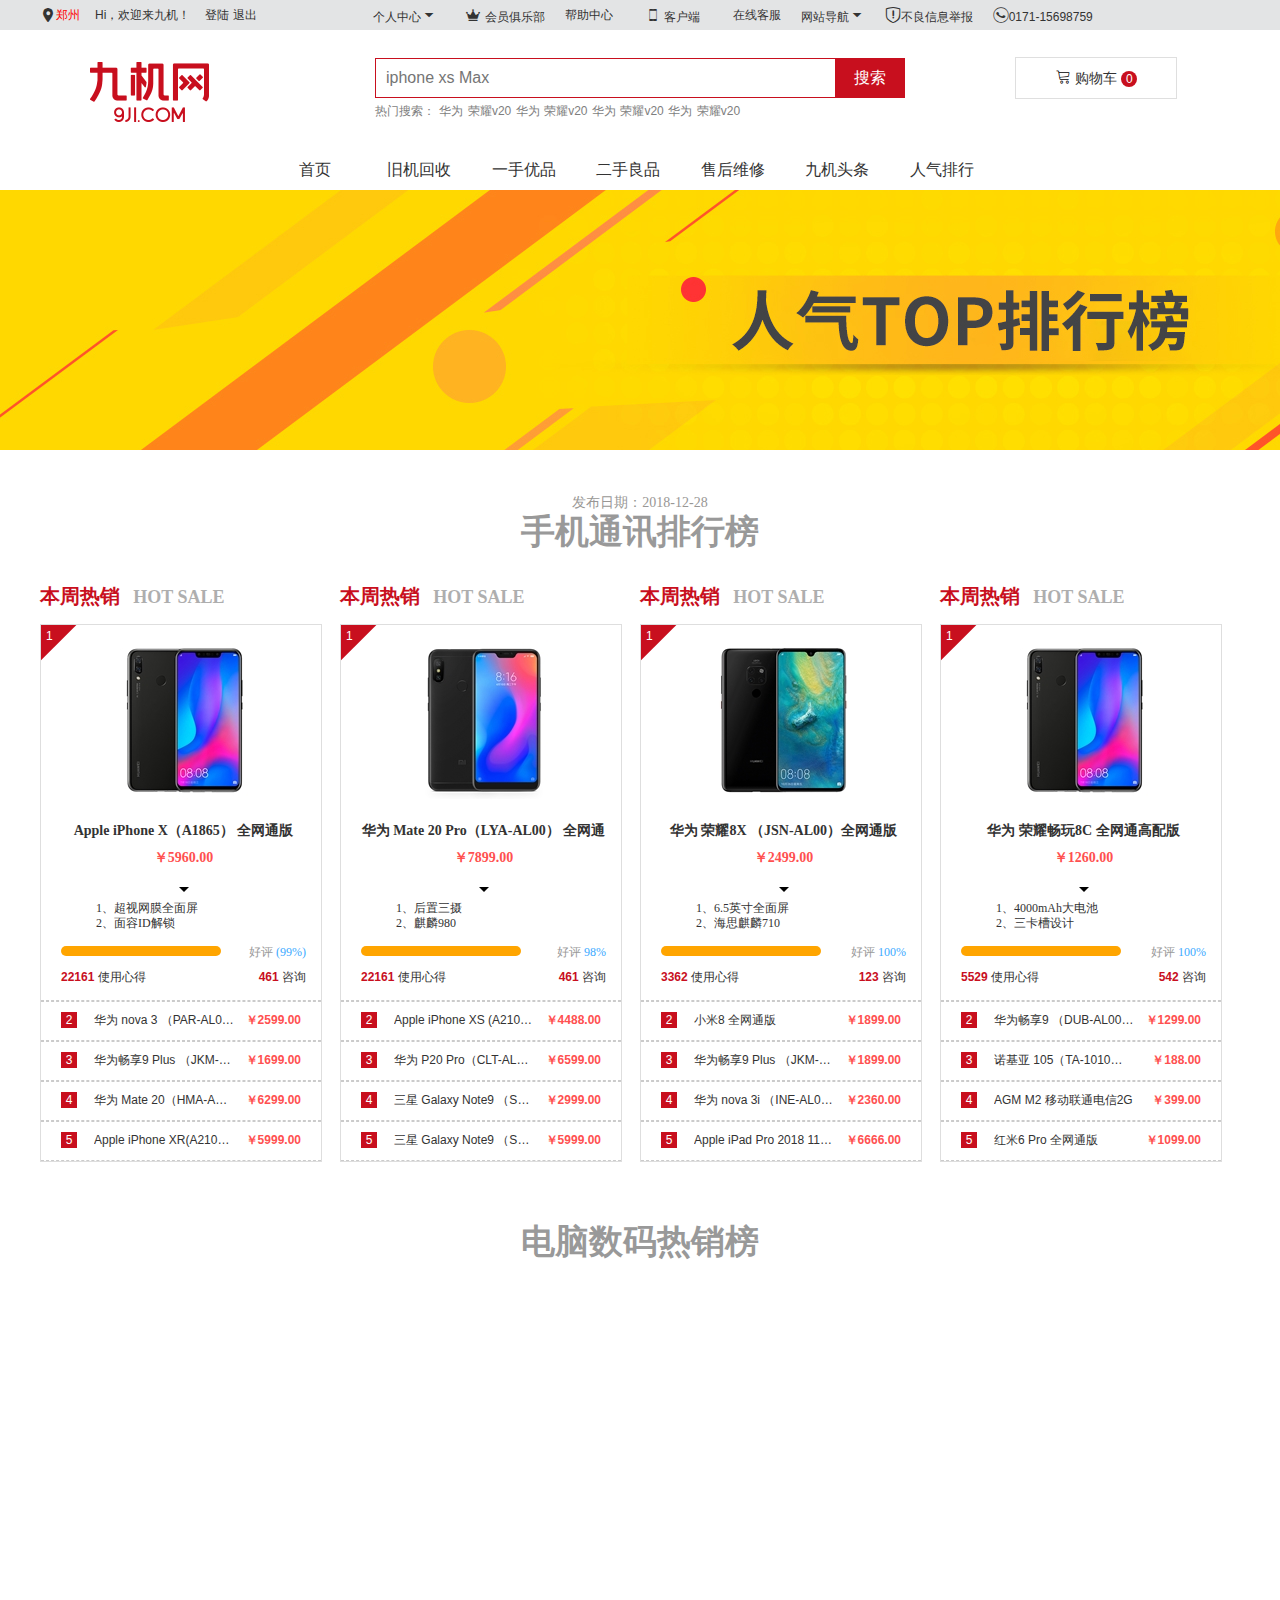
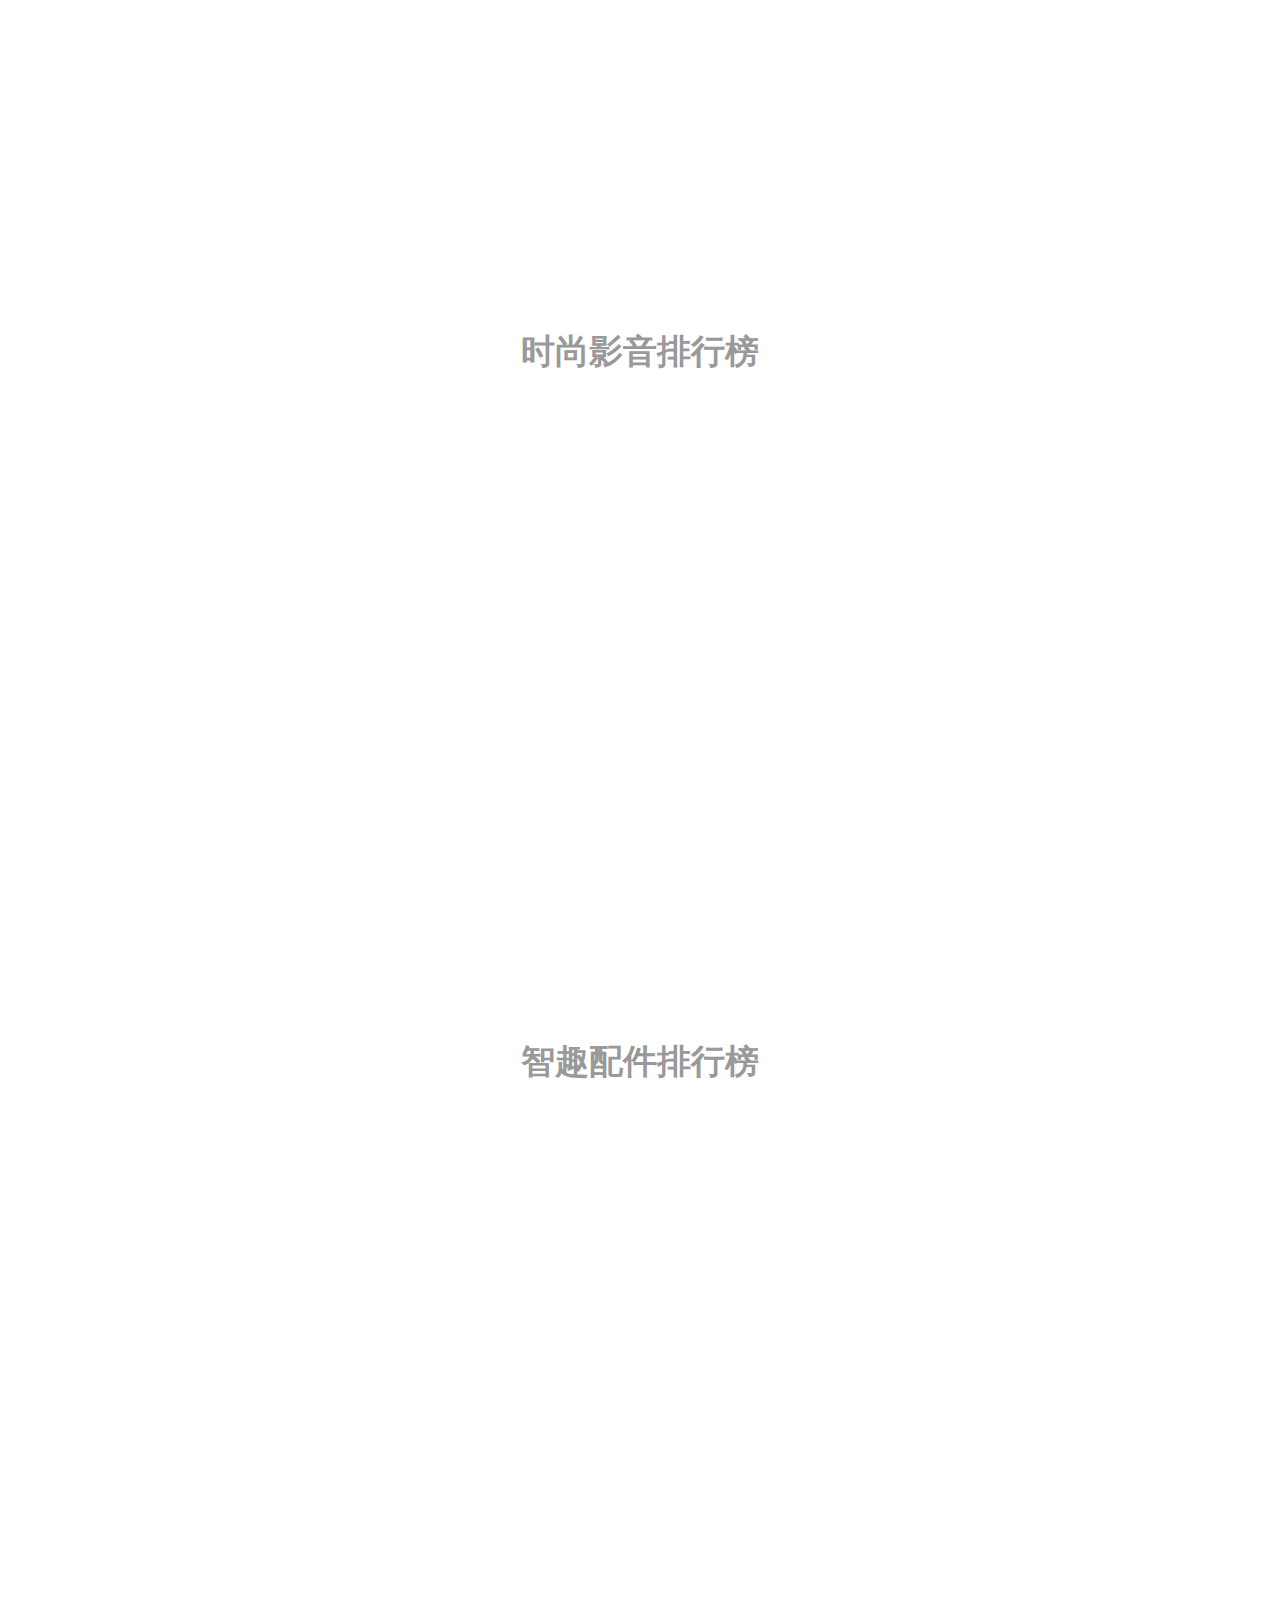
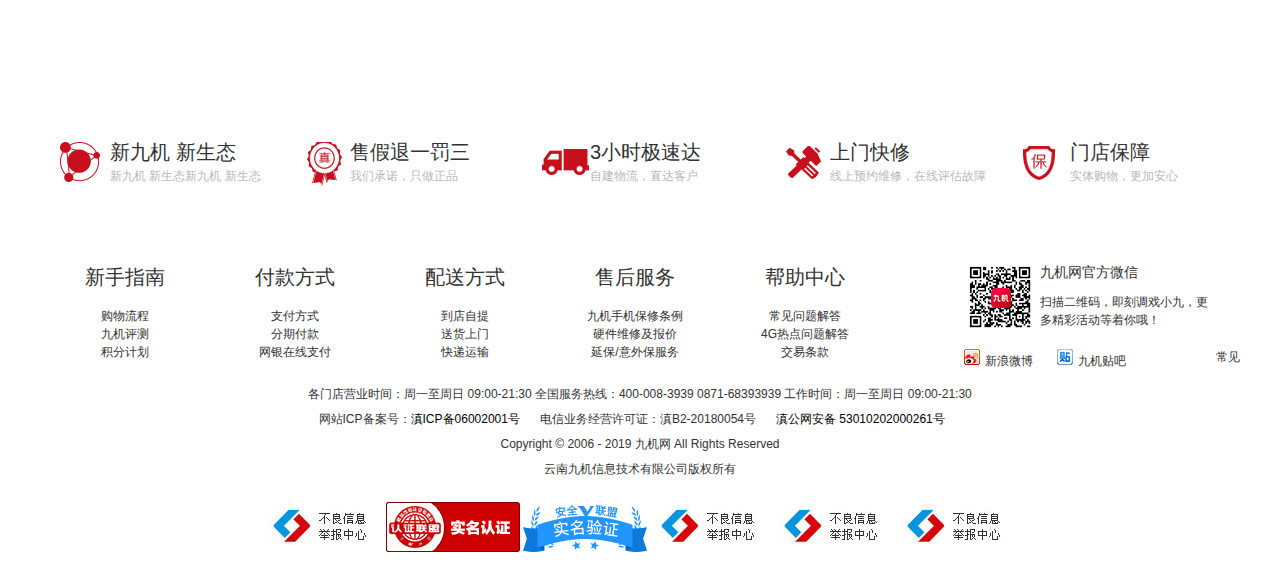
<file: human.html>
<!doctype html>
<html lang="en">

<head>
    <meta charset="UTF-8">
    <title>Document</title>
    <link rel="stylesheet" href="css/reset.css">
    <link rel="stylesheet" href="css/index1-header-bottom.css">
    <link rel="stylesheet" href="css/jquery.area.css">
    <link rel="stylesheet" href="css/human.css">
    <link rel="stylesheet" href="css/iconfont.css">
    <script src="js/jquery-1.8.3.min.js"></script>
    <script src="js/jquery.lazyload.js"></script>
</head>

<body>
    <div class="allheader">
        <div class="gheader">
            <div class="header-top">
                <div class="fl site">
                    <!-- 地址 -->
                    <div class="areaSelector">
                        <i class="iconfont icon-dizhi fl"></i>
                        <h3 class="address fl">郑州</h3>
                        <div class="area">
                            <!-- 这里的地址信息是动态读取的 -->
                        </div>
                    </div>

                    <script>
                        $(function () {
                            $('.area').area();
                        })
                    </script>
                    <!-- 地址结束 -->
                </div>
                <div class="site-choose">

                </div>
                <div class="fl welcom">
                    <span>Hi，欢迎来九机！</span>
                </div>
                <div class="fl glogin">
                    <a href="login.html" class="lo">登陆</a> <a href="reg.html" class="zhu">注册</a>
                </div>
                <div class="fl header-menu popup">
                    <a href="">个人中心<i class="iconfont icon-triangle-down"></i> </a>
                </div>
                <div class="perCenter perCenter1">
                    <a href="">
                        <h4>我的订单</h4>
                    </a>
                    <a href="">
                        <h4>我的积分</h4>
                    </a>
                    <a href="">
                        <h4>我的试用</h4>
                    </a>
                    <a href="">
                        <h4>我的收藏</h4>
                    </a>
                    <a href="">
                        <h4>我的咨询</h4>
                    </a>
                    <a href="">
                        <h4>我的优惠券</h4>
                    </a>
                    <a href="">
                        <h4>报修/退换货</h4>
                    </a>
                </div>
                <div class="fl header-menu">
                    <a href="">
                        <i class="iconfont icon-huiyuan"></i> 会员俱乐部
                    </a>
                </div>
                <div class="fl header-menu">
                    <a href="">帮助中心</a>
                </div>
                <div class="fl header-menu popup client">
                    <a href="">
                        <i class="iconfont icon-shouji"></i> 客户端
                    </a>
                </div>
                <div class="client-down">
                    <ul>
                        <li>
                            <a href=""><img src="images/index-header/appdown.png" alt=""></a>
                            <h1>扫描二维码</h1>
                        </li>
                        <li>
                            <p><a href="">android </a></p>
                            <p><a href="">iphone </a></p>
                            <p><a href="">触屏版 </a></p>
                        </li>
                    </ul>
                </div>

                <div class="fl header-menu">
                    <a href="">在线客服</a>
                </div>
                <div class="fl header-menu gnav">
                    <a href="">网站导航<i class="iconfont icon-triangle-down"></i></a>
                </div>
                <div class="gnav-list">
                    <div class="list">
                        <h1>九机特色</h1>
                        <ul class="fl">
                            <li>附近门店</li>
                            <li>免费贴膜</li>
                            <li>预约维修</li>
                            <li>九机小店</li>
                        </ul>
                        <ul class="fl">
                            <li>一手优品</li>
                            <li>旧机回收</li>
                            <li>预约快修</li>
                        </ul>
                    </div>
                    <!-- 第二列 -->
                    <div class="list">
                        <h1>服务集市</h1>
                        <ul class="fl">
                            <li>在线支付</li>
                            <li>品牌专区</li>
                            <li>帮助中心</li>
                            <li>会员俱乐部</li>
                        </ul>
                        <ul class="fl">
                            <li>话费充值</li>
                            <li>试用中心</li>
                            <li>九机服务</li>
                        </ul>
                    </div>
                    <!-- 第三列 -->
                    <div class="list">
                        <h1>招商合作</h1>
                        <ul class="fl">
                            <li>供应商申请</li>
                            <li>九机百科</li>

                        </ul>
                        <ul class="fl">
                            <li>IT服务</li>

                        </ul>
                    </div>
                    <!-- 第四列 -->
                    <div class="list">
                        <h1>更多精选</h1>
                        <ul class="fl">
                            <li>九机头条</li>

                        </ul>
                        <ul class="fl">
                            <li>人才招聘</li>

                        </ul>
                    </div>
                    <!-- 第五列 -->
                    <div class="list">
                        <h1>产品选择</h1>
                        <ul class="fl">
                            <li>手机</li>
                            <li>电脑周边</li>
                            <li>智能产品</li>

                        </ul>
                        <ul class="fl">
                            <li>手机配件</li>
                            <li>耳机音响</li>
                            <li>笔记本/电脑</li>

                        </ul>
                    </div>
                </div>
                <div class="fl header-menu">
                    <a href="">
                        <i class="iconfont icon-jubao"></i>不良信息举报
                    </a>
                </div>
                <div class="fl header-menu number">
                    <a href="">
                        <i class="iconfont icon-dianhua-copy"></i>0171-15698759
                    </a>
                </div>
                <div class="gCall">
                    <h1>输入手机号码并免费拨打：</h1>
                    <input type="text" class="phone-num">
                    <input type="submit" class="callbtn" value="拨打">
                </div>
            </div>
        </div>
        <!-- logo  搜索  购物车按钮 -->
        <div class="header-search">
            <div class="header-logo fl"></div>
            <div class="seach-cent fl">
                <input type="text" class="gseach" placeholder="iphone xs Max">
                <input type="submit" value="搜索" class="seach-btn">
                <ul class="SearchRes">
                </ul>
                <div class="hot-words">
                    <span> 热门搜索：</span>
                    <span> 华为</span>
                    <span> 荣耀v20</span>
                    <span> 华为</span>
                    <span> 荣耀v20</span>
                    <span> 华为</span>
                    <span> 荣耀v20</span>
                    <span> 华为</span>
                    <span> 荣耀v20</span>
                </div>

            </div>
            <div class="shop-cart fl">
                <i class="iconfont icon-tubiaozhizuomoban"></i>
                <a href=""> 购物车</a>
                <span>0</span>
            </div>
        </div>
        <!-- 一级菜单 -->
        <div class="level-menu">
            <div class="level-menu-s">
                <a href="index.html">
                    <span>首页</span>
                </a>
                <a href="tomtr.html">
                    <span>旧机回收</span>
                </a>
                <a href="superProdect.html">
                    <span>一手优品</span>
                </a>
                <a href="used.html">
                    <span>二手良品</span>
                </a>
                <a href="sale.html">
                    <span>售后维修</span>
                </a>
                <a href="nine.html">
                    <span>九机头条</span>
                </a>
                <a href="human.html">
                    <span>人气排行</span>
                </a>
            </div>

        </div>
        <!-- 头部结束 -->
    </div>
    <div class="banner"></div>
    <div class="main">
        <div class="news">
            <p class="time">发布日期：2018-12-28</p>
            <p class="connect">手机通讯排行榜</p>
        </div>
        <!-- news完成 -->
        <div class="phone" data-type="phone">
            <div>
                <ul class="phone-all clearfix">
                    <li class="model">
                        <div class="hot">
                            <a href="" class="hot-cn">本周热销</a>
                            <a href="" class="hot-en">HOT SALE</a>
                        </div>
                        <div class="show">
                            <div>
                                <div class="prime prime-spe2">
                                    <div class="one">
                                        <div class="pic">
                                            <a href="mate20.html">
                                                <img src="images/pop/pop03.jpg" alt="">
                                            </a>
                                        </div>
                                        <a href="" class="ist">Apple iPhone X（A1865） 全网通版</a>
                                        <span class="price">￥5960.00</span>
                                    </div><!-- 第一模块 -->
                                    <div class="triangle"></div><!-- 三角形 -->
                                    <p class="instro">
                                        <a href="">1、超视网膜全面屏</a><br>
                                        <a href="">2、面容ID解锁</a>
                                    </p><!-- 第三模块 -->
                                    <div class="reception clearfix">
                                        <div class="pattern"></div>
                                        <div class="result">
                                            <span class="good">好评</span>
                                            <span class="percent">(99%)</span>
                                        </div>
                                    </div><!-- 第四模块 -->
                                    <div class="detail clearfix">
                                        <div class="left">
                                            <a href="">22161</a>
                                            <span>使用心得</span>
                                        </div>
                                        <div class="right">
                                            <a href="">461</a>
                                            <span>咨询</span>
                                        </div>
                                    </div>
                                    <div class="red-tri"></div>
                                    <span class="ding">1</span>
                                </div>
                                <div class="title specious">
                                    <div>1</div>
                                    <p>Apple iPhone X（A1865） 全网通版</p>
                                    <span>￥5960.00</span>
                                </div>
                            </div>
                            <div>
                                <div class="prime prime-spe prime-spe2">
                                    <div class="one">
                                        <div class="pic">
                                            <a href="mate20.html">
                                                <img src="images/pop/pop03.jpg" alt="">
                                            </a>
                                        </div>
                                        <a href="" class="ist">华为 nova 3 （PAR-AL00） 全网通版</a>
                                        <span class="price">￥2599.00</span>
                                    </div><!-- 第一模块 -->
                                    <div class="triangle"></div><!-- 三角形 -->
                                    <p class="instro">
                                        <a href="">1、GPU TURBO</a><br>
                                        <a href="">2、麒麟970</a>
                                    </p><!-- 第三模块 -->
                                    <div class="reception clearfix">
                                        <div class="pattern"></div>
                                        <div class="result">
                                            <span class="good">好评</span>
                                            <span class="percent">(99%)</span>
                                        </div>
                                    </div><!-- 第四模块 -->
                                    <div class="detail clearfix">
                                        <div class="left">
                                            <a href="">4593</a>
                                            <span>使用心得</span>
                                        </div>
                                        <div class="right">
                                            <a href="">101</a>
                                            <span>咨询</span>
                                        </div>
                                    </div>
                                    <div class="red-tri"></div>
                                    <span class="ding">2</span>
                                </div>
                                <div class="title">
                                    <div>2</div>
                                    <p>华为 nova 3 （PAR-AL00） 全网通版</p>
                                    <span>￥2599.00</span>
                                </div>
                            </div>
                            <div>
                                <div class="prime prime-spe prime-spe2">
                                    <div class="one">
                                        <div class="pic">
                                            <a href="mate20.html">
                                                <img src="images/pop/pop19.jpg" alt="">
                                            </a>
                                        </div>
                                        <a href="" class="ist">华为畅享9 Plus （JKM-AL00）全网通</a>
                                        <span class="price">￥1699.00</span>
                                    </div><!-- 第一模块 -->
                                    <div class="triangle"></div><!-- 三角形 -->
                                    <p class="instro">
                                        <a href="">1、海思麒麟710</a><br>
                                        <a href="">2、后置三摄</a>
                                    </p><!-- 第三模块 -->
                                    <div class="reception clearfix">
                                        <div class="pattern"></div>
                                        <div class="result">
                                            <span class="good">好评</span>
                                            <span class="percent">100%</span>
                                        </div>
                                    </div><!-- 第四模块 -->
                                    <div class="detail clearfix">
                                        <div class="left">
                                            <a href="">21603</a>
                                            <span>使用心得</span>
                                        </div>
                                        <div class="right">
                                            <a href="">125</a>
                                            <span>咨询</span>
                                        </div>
                                    </div>
                                    <div class="red-tri"></div>
                                    <span class="ding">3</span>
                                </div>
                                <div class="title">
                                    <div>3</div>
                                    <p>华为畅享9 Plus （JKM-AL00）全网通</p>
                                    <span>￥1699.00</span>
                                </div>
                            </div>
                            <div>
                                <div class="prime prime-spe prime-spe2">
                                    <div class="one">
                                        <div class="pic">
                                            <a href="mate20.html">
                                                <img src="images/pop/pop13.jpg" alt="">
                                            </a>
                                        </div>
                                        <a href="" class="ist">华为 Mate 20（HMA-AL00） 全网通</a>
                                        <span class="price">￥6299.00</span>
                                    </div><!-- 第一模块 -->
                                    <div class="triangle"></div><!-- 三角形 -->
                                    <p class="instro">
                                        <a href="">1、多彩外观</a><br>
                                        <a href="">2、双卡双待</a>
                                    </p><!-- 第三模块 -->
                                    <div class="reception clearfix">
                                        <div class="pattern"></div>
                                        <div class="result">
                                            <span class="good">好评</span>
                                            <span class="percent">100%</span>
                                        </div>
                                    </div><!-- 第四模块 -->
                                    <div class="detail clearfix">
                                        <div class="left">
                                            <a href="">2160</a>
                                            <span>使用心得</span>
                                        </div>
                                        <div class="right">
                                            <a href="">222</a>
                                            <span>咨询</span>
                                        </div>
                                    </div>
                                    <div class="red-tri"></div>
                                    <span class="ding">4</span>
                                </div>
                                <div class="title">
                                    <div>4</div>
                                    <p>华为 Mate 20（HMA-AL00） 全网通</p>
                                    <span>￥6299.00</span>
                                </div>
                            </div>
                            <div>
                                <div class="prime prime-spe prime-spe2">
                                    <div class="one">
                                        <div class="pic">
                                            <a href="mate20.html">
                                                <img src="images/pop/pop11.jpg" alt="">
                                            </a>
                                        </div>
                                        <a href="" class="ist">Apple iPhone XR(A2108) 全网通版</a>
                                        <span class="price">￥5999.00</span>
                                    </div><!-- 第一模块 -->
                                    <div class="triangle"></div><!-- 三角形 -->
                                    <p class="instro">
                                        <a href="">1、可用Apple Pencil</a><br>
                                        <a href="">2、A10芯片</a>
                                    </p><!-- 第三模块 -->
                                    <div class="reception clearfix">
                                        <div class="pattern"></div>
                                        <div class="result">
                                            <span class="good">好评</span>
                                            <span class="percent">(99%)</span>
                                        </div>
                                    </div><!-- 第四模块 -->
                                    <div class="detail clearfix">
                                        <div class="left">
                                            <a href="">21603</a>
                                            <span>使用心得</span>
                                        </div>
                                        <div class="right">
                                            <a href="">451</a>
                                            <span>咨询</span>
                                        </div>
                                    </div>
                                    <div class="red-tri"></div>
                                    <span class="ding">5</span>
                                </div>
                                <div class="title">
                                    <div>5</div>
                                    <p>Apple iPhone XR(A2108) 全网通版</p>
                                    <span>￥5999.00</span>
                                </div>
                            </div>
                        </div>
                    </li>
                    <li class="model">
                        <div class="hot">
                            <a href="" class="hot-cn">本周热销</a>
                            <a href="" class="hot-en">HOT SALE</a>
                        </div>
                        <div class="show">
                            <div>
                                <div class="prime prime-spe2">
                                    <div class="one">
                                        <div class="pic">
                                            <a href="mate20.html">
                                                <img src="images/pop/pop22.jpg" alt="">
                                            </a>
                                        </div>
                                        <a href="" class="ist">华为 Mate 20 Pro（LYA-AL00） 全网通</a>
                                        <span class="price">￥7899.00</span>
                                    </div><!-- 第一模块 -->
                                    <div class="triangle"></div><!-- 三角形 -->
                                    <p class="instro">
                                        <a href="">1、后置三摄</a><br>
                                        <a href="">2、麒麟980</a>
                                    </p><!-- 第三模块 -->
                                    <div class="reception clearfix">
                                        <div class="pattern"></div>
                                        <div class="result">
                                            <span class="good">好评</span>
                                            <span class="percent">98%</span>
                                        </div>
                                    </div><!-- 第四模块 -->
                                    <div class="detail clearfix">
                                        <div class="left">
                                            <a href="">22161</a>
                                            <span>使用心得</span>
                                        </div>
                                        <div class="right">
                                            <a href="">461</a>
                                            <span>咨询</span>
                                        </div>
                                    </div>
                                    <div class="red-tri"></div>
                                    <span class="ding">1</span>
                                </div>
                                <div class="title specious">
                                    <div>1</div>
                                    <p>华为 Mate 20 Pro（LYA-AL00） 全网通</p>
                                    <span>￥7899.00</span>
                                </div>
                            </div>
                            <div>
                                <div class="prime prime-spe prime-spe2">
                                    <div class="one">
                                        <div class="pic">
                                            <a href="mate20.html">
                                                <img src="images/pop/pop16.jpg" alt="">
                                            </a>
                                        </div>
                                        <a href="" class="ist">Apple iPhone XS (A2100) 全网通版</a>
                                        <span class="price">￥4488.00</span>
                                    </div><!-- 第一模块 -->
                                    <div class="triangle"></div><!-- 三角形 -->
                                    <p class="instro">
                                        <a href="">1、超视网膜全面屏</a><br>
                                        <a href="">2、面容ID解锁</a>
                                    </p><!-- 第三模块 -->
                                    <div class="reception clearfix">
                                        <div class="pattern"></div>
                                        <div class="result">
                                            <span class="good">好评</span>
                                            <span class="percent">100%</span>
                                        </div>
                                    </div><!-- 第四模块 -->
                                    <div class="detail clearfix">
                                        <div class="left">
                                            <a href="">4593</a>
                                            <span>使用心得</span>
                                        </div>
                                        <div class="right">
                                            <a href="">101</a>
                                            <span>咨询</span>
                                        </div>
                                    </div>
                                    <div class="red-tri"></div>
                                    <span class="ding">2</span>
                                </div>
                                <div class="title">
                                    <div>2</div>
                                    <p>Apple iPhone XS (A2100) 全网通版</p>
                                    <span>￥4488.00</span>
                                </div>
                            </div>
                            <div>
                                <div class="prime prime-spe prime-spe2">
                                    <div class="one">
                                        <div class="pic">
                                            <a href="">
                                                <img src="images/pop/pop18.jpg" alt="">
                                            </a>
                                        </div>
                                        <a href="" class="ist">华为 P20 Pro（CLT-AL00） 全网通版</a>
                                        <span class="price">￥6599.00</span>
                                    </div><!-- 第一模块 -->
                                    <div class="triangle"></div><!-- 三角形 -->
                                    <p class="instro">
                                        <a href="">1、4000万徕卡三摄</a><br>
                                        <a href="">2、IP67防水防尘</a>
                                    </p><!-- 第三模块 -->
                                    <div class="reception clearfix">
                                        <div class="pattern"></div>
                                        <div class="result">
                                            <span class="good">好评</span>
                                            <span class="percent">100%</span>
                                        </div>
                                    </div><!-- 第四模块 -->
                                    <div class="detail clearfix">
                                        <div class="left">
                                            <a href="">21603</a>
                                            <span>使用心得</span>
                                        </div>
                                        <div class="right">
                                            <a href="">125</a>
                                            <span>咨询</span>
                                        </div>
                                    </div>
                                    <div class="red-tri"></div>
                                    <span class="ding">3</span>
                                </div>
                                <div class="title">
                                    <div>3</div>
                                    <p>华为 P20 Pro（CLT-AL00） 全网通版</p>
                                    <span>￥6599.00</span>
                                </div>
                            </div>
                            <div>
                                <div class="prime prime-spe prime-spe2">
                                    <div class="one">
                                        <div class="pic">
                                            <a href="">
                                                <img src="images/pop/pop03.jpg" alt="">
                                            </a>
                                        </div>
                                        <a href="" class="ist">三星 Galaxy Note9 （SM-N9600） 全网通</a>
                                        <span class="price">￥2999.00</span>
                                    </div><!-- 第一模块 -->
                                    <div class="triangle"></div><!-- 三角形 -->
                                    <p class="instro">
                                        <a href="">1、后置四摄</a><br>
                                        <a href="">2、Bixby人工智能</a>
                                    </p><!-- 第三模块 -->
                                    <div class="reception clearfix">
                                        <div class="pattern"></div>
                                        <div class="result">
                                            <span class="good">好评</span>
                                            <span class="percent">100%</span>
                                        </div>
                                    </div><!-- 第四模块 -->
                                    <div class="detail clearfix">
                                        <div class="left">
                                            <a href="">2160</a>
                                            <span>使用心得</span>
                                        </div>
                                        <div class="right">
                                            <a href="">222</a>
                                            <span>咨询</span>
                                        </div>
                                    </div>
                                    <div class="red-tri"></div>
                                    <span class="ding">4</span>
                                </div>
                                <div class="title">
                                    <div>4</div>
                                    <p>三星 Galaxy Note9 （SM-N9600） 全网通</p>
                                    <span>￥2999.00</span>
                                </div>
                            </div>
                            <div>
                                <div class="prime prime-spe prime-spe2">
                                    <div class="one">
                                        <div class="pic">
                                            <a href="">
                                                <img src="images/pop/pop05.jpg" alt="">
                                            </a>
                                        </div>
                                        <a href="" class="ist">三星 Galaxy A9s (SM-A9200) 全网通</a>
                                        <span class="price">￥1899.00</span>
                                    </div><!-- 第一模块 -->
                                    <div class="triangle"></div><!-- 三角形 -->
                                    <p class="instro">
                                        <a href="">1、智能S Pen</a><br>
                                        <a href="">2、大容量电池</a>
                                    </p><!-- 第三模块 -->
                                    <div class="reception clearfix">
                                        <div class="pattern"></div>
                                        <div class="result">
                                            <span class="good">好评</span>
                                            <span class="percent">(99%)</span>
                                        </div>
                                    </div><!-- 第四模块 -->
                                    <div class="detail clearfix">
                                        <div class="left">
                                            <a href="">21603</a>
                                            <span>使用心得</span>
                                        </div>
                                        <div class="right">
                                            <a href="">451</a>
                                            <span>咨询</span>
                                        </div>
                                    </div>
                                    <div class="red-tri"></div>
                                    <span class="ding">5</span>
                                </div>
                                <div class="title">
                                    <div>5</div>
                                    <p>三星 Galaxy Note9 （SM-N9600） 全</p>
                                    <span>￥5999.00</span>
                                </div>
                            </div>
                        </div>
                    </li>
                    <li class="model">
                        <div class="hot">
                            <a href="" class="hot-cn">本周热销</a>
                            <a href="" class="hot-en">HOT SALE</a>
                        </div>
                        <div class="show">
                            <div>
                                <div class="prime prime-spe2">
                                    <div class="one">
                                        <div class="pic">
                                            <a href="mate20.html">
                                                <img src="images/pop/pop07.jpg" alt="">
                                            </a>
                                        </div>
                                        <a href="" class="ist">华为 荣耀8X （JSN-AL00）全网通版</a>
                                        <span class="price">￥2499.00</span>
                                    </div><!-- 第一模块 -->
                                    <div class="triangle"></div><!-- 三角形 -->
                                    <p class="instro">
                                        <a href="">1、6.5英寸全面屏</a><br>
                                        <a href="">2、海思麒麟710</a>
                                    </p><!-- 第三模块 -->
                                    <div class="reception clearfix">
                                        <div class="pattern"></div>
                                        <div class="result">
                                            <span class="good">好评</span>
                                            <span class="percent">100%</span>
                                        </div>
                                    </div><!-- 第四模块 -->
                                    <div class="detail clearfix">
                                        <div class="left">
                                            <a href="">3362</a>
                                            <span>使用心得</span>
                                        </div>
                                        <div class="right">
                                            <a href="">123</a>
                                            <span>咨询</span>
                                        </div>
                                    </div>
                                    <div class="red-tri"></div>
                                    <span class="ding">1</span>
                                </div>
                                <div class="title specious">
                                    <div>1</div>
                                    <p>华为 荣耀8X （JSN-AL00）全网通版</p>
                                    <span>￥2499.00</span>
                                </div>
                            </div>
                            <div>
                                <div class="prime prime-spe prime-spe2">
                                    <div class="one">
                                        <div class="pic">
                                            <a href="mate20.html">
                                                <img src="images/pop/pop09.jpg" alt="">
                                            </a>
                                        </div>
                                        <a href="" class="ist">小米8 全网通版</a>
                                        <span class="price">￥1699.00</span>
                                    </div><!-- 第一模块 -->
                                    <div class="triangle"></div><!-- 三角形 -->
                                    <p class="instro">
                                        <a href="">1、首款双频GPS</a><br>
                                        <a href="">2、AI变焦双摄</a>
                                    </p><!-- 第三模块 -->
                                    <div class="reception clearfix">
                                        <div class="pattern"></div>
                                        <div class="result">
                                            <span class="good">好评</span>
                                            <span class="percent">100%</span>
                                        </div>
                                    </div><!-- 第四模块 -->
                                    <div class="detail clearfix">
                                        <div class="left">
                                            <a href="">5592</a>
                                            <span>使用心得</span>
                                        </div>
                                        <div class="right">
                                            <a href="">456</a>
                                            <span>咨询</span>
                                        </div>
                                    </div>
                                    <div class="red-tri"></div>
                                    <span class="ding">2</span>
                                </div>
                                <div class="title">
                                    <div>2</div>
                                    <p>小米8 全网通版</p>
                                    <span>￥1899.00</span>
                                </div>
                            </div>
                            <div>
                                <div class="prime prime-spe prime-spe2">
                                    <div class="one">
                                        <div class="pic">
                                            <a href="mate20.html">
                                                <img src="images/pop/pop10.jpg" alt="">
                                            </a>
                                        </div>
                                        <a href="" class="ist">华为畅享9 Plus （JKM-AL00）全网通版</a>
                                        <span class="price">￥1899.00</span>
                                    </div><!-- 第一模块 -->
                                    <div class="triangle"></div><!-- 三角形 -->
                                    <p class="instro">
                                        <a href="">1、海思麒麟710</a><br>
                                        <a href="">2、6.5英寸全面屏</a>
                                    </p><!-- 第三模块 -->
                                    <div class="reception clearfix">
                                        <div class="pattern"></div>
                                        <div class="result">
                                            <span class="good">好评</span>
                                            <span class="percent">99%</span>
                                        </div>
                                    </div><!-- 第四模块 -->
                                    <div class="detail clearfix">
                                        <div class="left">
                                            <a href="">4863</a>
                                            <span>使用心得</span>
                                        </div>
                                        <div class="right">
                                            <a href="">789</a>
                                            <span>咨询</span>
                                        </div>
                                    </div>
                                    <div class="red-tri"></div>
                                    <span class="ding">3</span>
                                </div>
                                <div class="title">
                                    <div>3</div>
                                    <p>华为畅享9 Plus （JKM-AL00）全网通版</p>
                                    <span>￥1899.00</span>
                                </div>
                            </div>
                            <div>
                                <div class="prime prime-spe prime-spe2">
                                    <div class="one">
                                        <div class="pic">
                                            <a href="mate20.html">
                                                <img src="images/pop/pop11.jpg" alt="">
                                            </a>
                                        </div>
                                        <a href="" class="ist">华为 nova 3i （INE-AL00）全网通版</a>
                                        <span class="price">￥2360.00</span>
                                    </div><!-- 第一模块 -->
                                    <div class="triangle"></div><!-- 三角形 -->
                                    <p class="instro">
                                        <a href="">1、麒麟710</a><br>
                                        <a href="">2、AI智慧四摄</a>
                                    </p><!-- 第三模块 -->
                                    <div class="reception clearfix">
                                        <div class="pattern"></div>
                                        <div class="result">
                                            <span class="good">好评</span>
                                            <span class="percent">100%</span>
                                        </div>
                                    </div><!-- 第四模块 -->
                                    <div class="detail clearfix">
                                        <div class="left">
                                            <a href="">5269</a>
                                            <span>使用心得</span>
                                        </div>
                                        <div class="right">
                                            <a href="">529</a>
                                            <span>咨询</span>
                                        </div>
                                    </div>
                                    <div class="red-tri"></div>
                                    <span class="ding">4</span>
                                </div>
                                <div class="title">
                                    <div>4</div>
                                    <p>华为 nova 3i （INE-AL00）全网通版</p>
                                    <span>￥2360.00</span>
                                </div>
                            </div>
                            <div>
                                <div class="prime prime-spe prime-spe2">
                                    <div class="one">
                                        <div class="pic">
                                            <a href="mate20.html">
                                                <img src="images/pop/pop03.jpg" alt="">
                                            </a>
                                        </div>
                                        <a href="" class="ist">华为 荣耀10 （COL-AL10）全网通尊享</a>
                                        <span class="price">￥1899.00</span>
                                    </div><!-- 第一模块 -->
                                    <div class="triangle"></div><!-- 三角形 -->
                                    <p class="instro">
                                        <a href="">1、2400万AI双摄</a><br>
                                        <a href="">2、AI变焦双摄</a>
                                    </p><!-- 第三模块 -->
                                    <div class="reception clearfix">
                                        <div class="pattern"></div>
                                        <div class="result">
                                            <span class="good">好评</span>
                                            <span class="percent">100%</span>
                                        </div>
                                    </div><!-- 第四模块 -->
                                    <div class="detail clearfix">
                                        <div class="left">
                                            <a href="">4432</a>
                                            <span>使用心得</span>
                                        </div>
                                        <div class="right">
                                            <a href="">524</a>
                                            <span>咨询</span>
                                        </div>
                                    </div>
                                    <div class="red-tri"></div>
                                    <span class="ding">5</span>
                                </div>
                                <div class="title">
                                    <div>5</div>
                                    <p>Apple iPad Pro 2018 11英寸 wifi版</p>
                                    <span>￥6666.00</span>
                                </div>
                            </div>
                        </div>
                    </li>
                    <li class="model">
                        <div class="hot">
                            <a href="" class="hot-cn">本周热销</a>
                            <a href="" class="hot-en">HOT SALE</a>
                        </div>
                        <div class="show">
                            <div>
                                <div class="prime prime-spe2">
                                    <div class="one">
                                        <div class="pic">
                                            <a href="mate20.html">
                                                <img src="images/pop/pop03.jpg" alt="">
                                            </a>
                                        </div>
                                        <a href="" class="ist">华为 荣耀畅玩8C 全网通高配版</a>
                                        <span class="price">￥1260.00</span>
                                    </div><!-- 第一模块 -->
                                    <div class="triangle"></div><!-- 三角形 -->
                                    <p class="instro">
                                        <a href="">1、4000mAh大电池</a><br>
                                        <a href="">2、三卡槽设计</a>
                                    </p><!-- 第三模块 -->
                                    <div class="reception clearfix">
                                        <div class="pattern"></div>
                                        <div class="result">
                                            <span class="good">好评</span>
                                            <span class="percent">100%</span>
                                        </div>
                                    </div><!-- 第四模块 -->
                                    <div class="detail clearfix">
                                        <div class="left">
                                            <a href="">5529</a>
                                            <span>使用心得</span>
                                        </div>
                                        <div class="right">
                                            <a href="">542</a>
                                            <span>咨询</span>
                                        </div>
                                    </div>
                                    <div class="red-tri"></div>
                                    <span class="ding">1</span>
                                </div>
                                <div class="title specious">
                                    <div>1</div>
                                    <p>华为 荣耀畅玩8C 全网通高配版</p>
                                    <span>￥1260.00</span>
                                </div>
                            </div>
                            <div>
                                <div class="prime prime-spe prime-spe2">
                                    <div class="one">
                                        <div class="pic">
                                            <a href="mate20.html">
                                                <img src="images/pop/pop03.jpg" alt="">
                                            </a>
                                        </div>
                                        <a href="" class="ist">华为畅享9 （DUB-AL00） 全网通高配版</a>
                                        <span class="price">￥1299.00</span>
                                    </div><!-- 第一模块 -->
                                    <div class="triangle"></div><!-- 三角形 -->
                                    <p class="instro">
                                        <a href="">1、6.26英寸全面屏</a><br>
                                        <a href="">2、4000mAh大电池</a>
                                    </p><!-- 第三模块 -->
                                    <div class="reception clearfix">
                                        <div class="pattern"></div>
                                        <div class="result">
                                            <span class="good">好评</span>
                                            <span class="percent">100%</span>
                                        </div>
                                    </div><!-- 第四模块 -->
                                    <div class="detail clearfix">
                                        <div class="left">
                                            <a href="">6634</a>
                                            <span>使用心得</span>
                                        </div>
                                        <div class="right">
                                            <a href="">225</a>
                                            <span>咨询</span>
                                        </div>
                                    </div>
                                    <div class="red-tri"></div>
                                    <span class="ding">2</span>
                                </div>
                                <div class="title">
                                    <div>2</div>
                                    <p>华为畅享9 （DUB-AL00） 全网通高配版</p>
                                    <span>￥1299.00</span>
                                </div>
                            </div>
                            <div>
                                <div class="prime prime-spe prime-spe2">
                                    <div class="one">
                                        <div class="pic">
                                            <a href="mate20.html">
                                                <img src="images/pop/pop20.jpg" alt="">
                                            </a>
                                        </div>
                                        <a href="" class="ist">诺基亚 105（TA-1010新款）单卡版移动</a>
                                        <span class="price">￥188.00</span>
                                    </div><!-- 第一模块 -->
                                    <div class="triangle"></div><!-- 三角形 -->
                                    <p class="instro">
                                        <a href="">1、15小时超长通话</a><br>
                                        <a href="">2、一个月超长待机</a>
                                    </p><!-- 第三模块 -->
                                    <div class="reception clearfix">
                                        <div class="pattern"></div>
                                        <div class="result">
                                            <span class="good">好评</span>
                                            <span class="percent">99%</span>
                                        </div>
                                    </div><!-- 第四模块 -->
                                    <div class="detail clearfix">
                                        <div class="left">
                                            <a href="">4863</a>
                                            <span>使用心得</span>
                                        </div>
                                        <div class="right">
                                            <a href="">789</a>
                                            <span>咨询</span>
                                        </div>
                                    </div>
                                    <div class="red-tri"></div>
                                    <span class="ding">3</span>
                                </div>
                                <div class="title">
                                    <div>3</div>
                                    <p>诺基亚 105（TA-1010新款）单卡版移动</p>
                                    <span>￥188.00</span>
                                </div>
                            </div>
                            <div>
                                <div class="prime prime-spe prime-spe2">
                                    <div class="one">
                                        <div class="pic">
                                            <a href="mate20.html">
                                                <img src="images/pop/pop21.jpg" alt="">
                                            </a>
                                        </div>
                                        <a href="" class="ist">AGM M2 移动联通电信2G</a>
                                        <span class="price">￥399.00</span>
                                    </div><!-- 第一模块 -->
                                    <div class="triangle"></div><!-- 三角形 -->
                                    <p class="instro">
                                        <a href="">1、三防手机</a><br>
                                        <a href="">2、超长待机</a>
                                    </p><!-- 第三模块 -->
                                    <div class="reception clearfix">
                                        <div class="pattern"></div>
                                        <div class="result">
                                            <span class="good">好评</span>
                                            <span class="percent">100%</span>
                                        </div>
                                    </div><!-- 第四模块 -->
                                    <div class="detail clearfix">
                                        <div class="left">
                                            <a href="">3368</a>
                                            <span>使用心得</span>
                                        </div>
                                        <div class="right">
                                            <a href="">529</a>
                                            <span>咨询</span>
                                        </div>
                                    </div>
                                    <div class="red-tri">4</div>
                                    <span class="ding">4</span>
                                </div>
                                <div class="title">
                                    <div>4</div>
                                    <p>AGM M2 移动联通电信2G</p>
                                    <span>￥399.00</span>
                                </div>
                            </div>
                            <div>
                                <div class="prime prime-spe prime-spe2">
                                    <div class="one">
                                        <div class="pic">
                                            <a href="mate20.html">
                                                <img src="images/pop/pop03.jpg" alt="">
                                            </a>
                                        </div>
                                        <a href="" class="ist">红米6 Pro 全网通版</a>
                                        <span class="price">￥1099.00</span>
                                    </div><!-- 第一模块 -->
                                    <div class="triangle"></div><!-- 三角形 -->
                                    <p class="instro">
                                        <a href="">1、5.84全面屏</a><br>
                                        <a href="">2、1200万AI双摄</a>
                                    </p><!-- 第三模块 -->
                                    <div class="reception clearfix">
                                        <div class="pattern"></div>
                                        <div class="result">
                                            <span class="good">好评</span>
                                            <span class="percent">100%</span>
                                        </div>
                                    </div><!-- 第四模块 -->
                                    <div class="detail clearfix">
                                        <div class="left">
                                            <a href="">993</a>
                                            <span>使用心得</span>
                                        </div>
                                        <div class="right">
                                            <a href="">524</a>
                                            <span>咨询</span>
                                        </div>
                                    </div>
                                    <div class="red-tri"></div>
                                    <span class="ding">5</span>
                                </div>
                                <div class="title">
                                    <div>5</div>
                                    <p>红米6 Pro 全网通版</p>
                                    <span>￥1099.00</span>
                                </div>
                            </div>
                        </div>
                    </li>
                </ul>
            </div>
        </div>
        <div>
            <div class="news">
                <p class="connect">电脑数码热销榜</p>
            </div>
            <div class="computer-po">
                <ul class="computer-all"></ul>
            </div>
        </div>
        <div class="video-specious">
            <div class="news">
                <p class="connect">时尚影音排行榜</p>
            </div>
            <div class="video-po">
                <ul class="video-all"></ul>
            </div>
        </div>
        <div class="device-specious">
            <div class="news">
                <p class="connect">智趣配件排行榜</p>
            </div>
            <div class="device-po">
                <ul class="device-all"></ul>
            </div>
        </div>
    </div>
    <div class="gfooter">
        <div class="promise">
            <a href="">
                <dl>
                    <dt class="icon p0"></dt>
                    <dd>
                        <h2>新九机 新生态</h2>
                        <h5>新九机 新生态新九机 新生态</h5>
                    </dd>
                </dl>
            </a>
            <a href="">
                <dl>
                    <dt class="icon p1"></dt>
                    <dd>
                        <h2>售假退一罚三</h2>
                        <h5>我们承诺，只做正品</h5>
                    </dd>
                </dl>
            </a>
            <a href="">
                <dl>
                    <dt class="icon p2"></dt>
                    <dd>
                        <h2>3小时极速达</h2>
                        <h5>自建物流，直达客户</h5>
                    </dd>
                </dl>
            </a>
            <a href="">
                <dl>
                    <dt class="icon p3"></dt>
                    <dd>
                        <h2>上门快修</h2>
                        <h5>线上预约维修，在线评估故障</h5>
                    </dd>
                </dl>
            </a>
            <a href="">
                <dl>
                    <dt class="icon p4"></dt>
                    <dd>
                        <h2>门店保障</h2>
                        <h5>实体购物，更加安心</h5>
                    </dd>
                </dl>
            </a>
        </div>

        <div class="footer-help">
            <div class="wrapper">
                <dl>
                    <dt><a href="">新手指南</a></dt>
                    <dd><a href="">购物流程</a></dd>
                    <dd><a href="">九机评测</a></dd>
                    <dd><a href="">积分计划</a></dd>

                </dl>
                <dl>
                    <dt><a href="">付款方式</a></dt>
                    <dd><a href="">支付方式</a></dd>
                    <dd><a href="">分期付款</a></dd>
                    <dd><a href="">网银在线支付</a></dd>

                </dl>
                <dl>
                    <dt><a href="">配送方式</a></dt>
                    <dd><a href="">到店自提</a></dd>
                    <dd><a href="">送货上门</a></dd>
                    <dd><a href="">快递运输</a></dd>

                </dl>
                <dl>
                    <dt><a href="">售后服务</a></dt>
                    <dd><a href="">九机手机保修条例</a></dd>
                    <dd><a href="">硬件维修及报价</a></dd>
                    <dd><a href="">延保/意外保服务</a></dd>

                </dl>
                <dl>
                    <dt><a href="">帮助中心</a></dt>
                    <dd><a href="">常见问题解答</a></dd>
                    <dd><a href="">4G热点问题解答</a></dd>
                    <dd><a href="">交易条款</a></dd>
                </dl>
                <dl class="foot-WeChat">
                    <dt class="icon"></dt>
                    <dd class="wblink">
                        <h3>九机网官方微信</h3>
                        <h4>扫描二维码，即刻调戏小九，更多精彩活动等着你哦！</h4>
                    </dd>
                    <dd class="wbicon">
                        <a href="" class="xinlang"><i class="icon"></i>新浪微博</a>
                        <a href="" class="tieba"><i class="icon"></i>九机贴吧</a>
                    </dd>
                </dl>
            </div>

        </div>
        <div class="clear"></div>
        <!-- 最底部 -->
        <div class="gbottom">
            <div class="wrapper">
                <div class="foot_nav">
                    <a href="">常见问题</a>
                    <i>|</i>
                    <a href="">常见问题</a>
                    <i>|</i>
                    <a href="">常见问题</a>
                    <i>|</i>
                    <a href="">常见问题</a>
                    <i>|</i>
                    <a href="">常见问题</a>
                    <i>|</i>
                    <a href="">常见问题</a>
                    <i>|</i>
                    <a href="">常见问题</a>
                    <i>|</i>
                    <a href="">常见问题</a>
                    <i>|</i>
                    <a href="">常见问题</a>
                    <i>|</i>
                </div>
                <div class="information">
                    <p>各门店营业时间：周一至周日 09:00-21:30 全国服务热线：400-008-3939 0871-68393939 工作时间：周一至周日 09:00-21:30</p>
                    <p>网站ICP备案号：<a rel="nofollow" href="https://www.miibeian.gov.cn/" target="_blank">滇ICP备06002001号</a>
                        &nbsp;&nbsp;&nbsp;&nbsp; 电信业务经营许可证：滇B2-20180054号 &nbsp;&nbsp;&nbsp;&nbsp; <a rel="nofollow"
                            href="http://www.beian.gov.cn/portal/registerSystemInfo?recordcode=53010202000261" target="_blank">滇公网安备
                            53010202000261号</a> &nbsp;&nbsp;&nbsp;&nbsp; </p>
                    <p>Copyright © 2006 - 2019 九机网 All Rights Reserved</p>
                    <p>云南九机信息技术有限公司版权所有</p>
                </div>
                <div class="bot-link">
                    <a href=""><img src="images/index-header/botpic1c.jpg" alt=""></a>
                    <a href=""><img src="images/index-header/bottom_large_img.png" alt=""></a>
                    <a href=""><img src="images/index-header/sm_124x47.png" alt=""></a>
                    <a href=""><img src="images/index-header/botpic1c.jpg" alt=""></a>
                    <a href=""><img src="images/index-header/botpic1c.jpg" alt=""></a>
                    <a href=""><img src="images/index-header/botpic1c.jpg" alt=""></a>
                </div>
            </div>
        </div>
    </div>
    <script src="js/handlecookie.js"></script>
    <script src="js/titleCookie.js"></script>
    <script src="js/area.js"></script>
    <script src="js/jquery.area.end.js"></script>
    <script src="js/human.js"></script>
    <script src="js/Inclusive.js"></script>
</body>

</html>
</file>
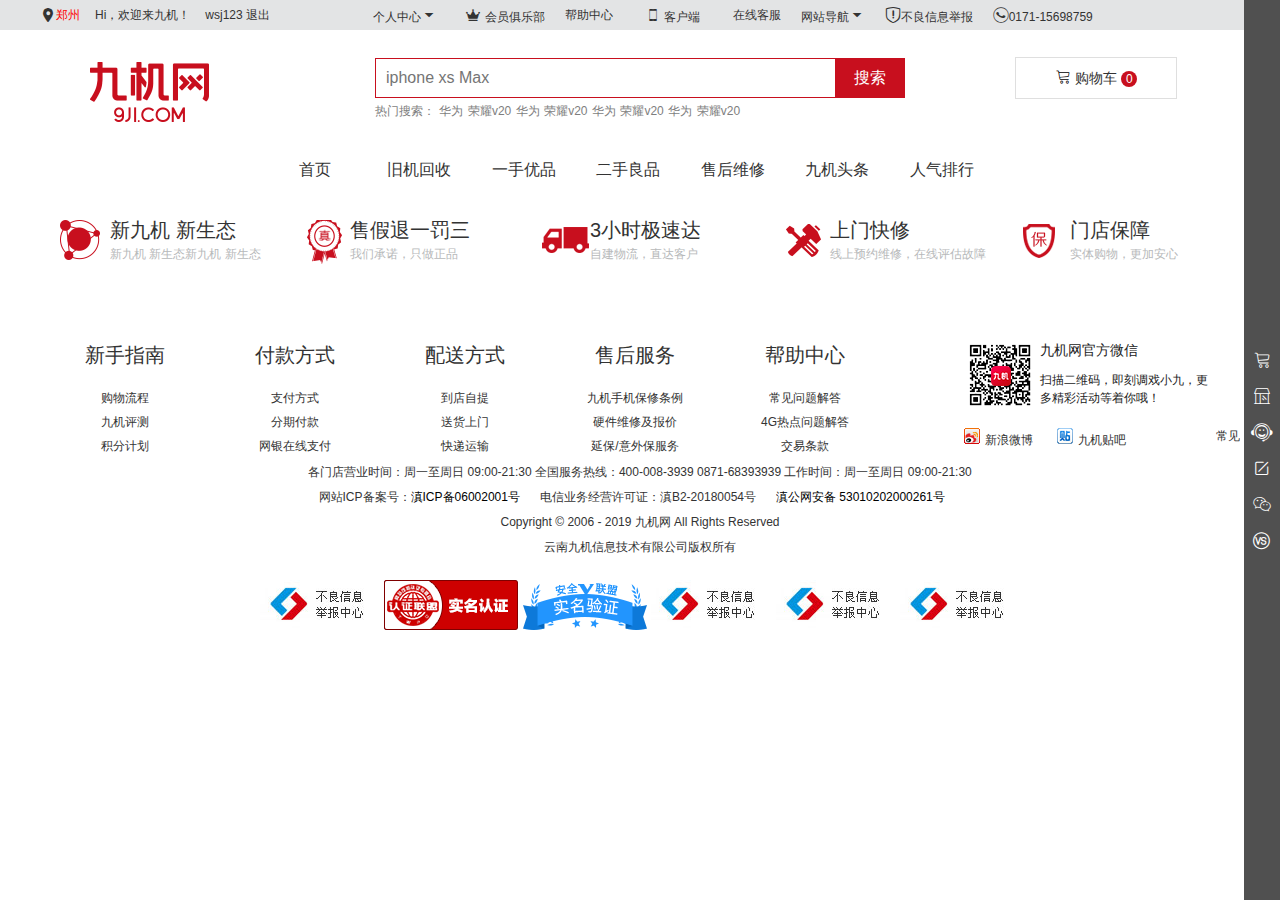
<file: index-header-bottom.html>
<!DOCTYPE html>
<html lang="en">

<head>
    <meta charset="UTF-8">
    <meta name="viewport" content="width=device-width, initial-scale=1.0">
    <meta http-equiv="X-UA-Compatible" content="ie=edge">
    <title>Document</title>
    <link rel="stylesheet" href="css/reset.css">
    <link rel="stylesheet" href="css/index1-header-bottom.css">
    <link rel="stylesheet" href="css/iconfont.css">
    <link rel="stylesheet" href="css/smallCar.css">
    <link rel="stylesheet" href="css/jquery.area.css">
    <script src="js/jquery-1.8.3.min.js"></script>
</head>

<body>
    <!-- 头部开始 -->
    <div class="allheader">
        <div class="gheader">
            <div class="header-top">
                <div class="fl site">
                    <!-- 地址 -->
                    <div class="areaSelector">
                        <i class="iconfont icon-dizhi fl"></i>
                        <h3 class="address fl">郑州</h3>
                        <div class="area">
                            <!-- 这里的地址信息是动态读取的 -->
                        </div>
                    </div>

                    <script>
                        $(function () {
                            $('.area').area();
                        })
                    </script>
                    <!-- 地址结束 -->
                </div>
                <div class="site-choose">

                </div>
                <div class="fl welcom">
                    <span>Hi，欢迎来九机！</span>
                </div>
                <div class="fl glogin">
                    <a href="login.html" class="lo">登陆</a> <a href="reg.html" class="zhu">注册</a>
                </div>
                <div class="fl header-menu popup">
                    <a href="Member.html">个人中心<i class="iconfont icon-triangle-down"></i> </a>
                </div>
                <div class="perCenter perCenter1">
                    <a href="Member.html">
                        <h4>我的订单</h4>
                    </a>
                    <a href="Member.html">
                        <h4>我的积分</h4>
                    </a>
                    <a href="Member.html">
                        <h4>我的试用</h4>
                    </a>
                    <a href="Member.html">
                        <h4>我的收藏</h4>
                    </a>
                    <a href="Member.html">
                        <h4>我的咨询</h4>
                    </a>
                    <a href="Member.html">
                        <h4>我的优惠券</h4>
                    </a>
                    <a href="sale.html">
                        <h4>报修/退换货</h4>
                    </a>
                </div>
                <div class="fl header-menu">
                    <a href="point.html">
                        <i class="iconfont icon-huiyuan"></i> 会员俱乐部
                    </a>
                </div>
                <div class="fl header-menu">
                    <a href="novice.html">帮助中心</a>
                </div>
                <div class="fl header-menu popup client">
                    <a href="novice.html">
                        <i class="iconfont icon-shouji"></i> 客户端
                    </a>
                </div>
                <div class="client-down">
                    <ul>
                        <li>
                            <a href="novice.html"><img src="images/index-header/appdown.png" alt=""></a>
                            <h1>扫描二维码</h1>
                        </li>
                        <li>
                            <p><a href="novice.html">android </a></p>
                            <p><a href="novice.html">iphone </a></p>
                            <p><a href="novice.html">触屏版 </a></p>
                        </li>
                    </ul>
                </div>

                <div class="fl header-menu">
                    <a href="novice.html">在线客服</a>
                </div>
                <div class="fl header-menu gnav">
                    <a href="index.html">网站导航<i class="iconfont icon-triangle-down"></i></a>
                </div>
                <div class="gnav-list">
                    <div class="list">
                        <h1>九机特色</h1>
                        <ul class="fl">
                            <li>附近门店</li>
                            <li>免费贴膜</li>
                            <li>预约维修</li>
                            <li>九机小店</li>
                        </ul>
                        <ul class="fl">
                            <li>一手优品</li>
                            <li>旧机回收</li>
                            <li>预约快修</li>
                        </ul>
                    </div>
                    <!-- 第二列 -->
                    <div class="list">
                        <h1>服务集市</h1>
                        <ul class="fl">
                            <li>在线支付</li>
                            <li>品牌专区</li>
                            <li>帮助中心</li>
                            <li>会员俱乐部</li>
                        </ul>
                        <ul class="fl">
                            <li>话费充值</li>
                            <li>试用中心</li>
                            <li>九机服务</li>
                        </ul>
                    </div>
                    <!-- 第三列 -->
                    <div class="list">
                        <h1>招商合作</h1>
                        <ul class="fl">
                            <li>供应商申请</li>
                            <li>九机百科</li>

                        </ul>
                        <ul class="fl">
                            <li>IT服务</li>
                        </ul>
                    </div>
                    <!-- 第四列 -->
                    <div class="list">
                        <h1>更多精选</h1>
                        <ul class="fl">
                            <li>九机头条</li>
                        </ul>
                        <ul class="fl">
                            <li>人才招聘</li>

                        </ul>
                    </div>
                    <!-- 第五列 -->
                    <div class="list">
                        <h1>产品选择</h1>
                        <ul class="fl">
                            <li>手机</li>
                            <li>电脑周边</li>
                            <li>智能产品</li>
                        </ul>
                        <ul class="fl">
                            <li>手机配件</li>
                            <li>耳机音响</li>
                            <li>笔记本/电脑</li>

                        </ul>
                    </div>
                </div>
                <div class="fl header-menu">
                    <a href="novice.html">
                        <i class="iconfont icon-jubao"></i>不良信息举报
                    </a>
                </div>
                <div class="fl header-menu number">
                    <a href="novice.html">
                        <i class="iconfont icon-dianhua-copy"></i>0171-15698759
                    </a>
                </div>
                <div class="gCall">
                    <h1>输入手机号码并免费拨打：</h1>
                    <input type="text" class="phone-num">
                    <input type="submit" class="callbtn" value="拨打">
                </div>
            </div>
        </div>
        <!-- logo  搜索  购物车按钮 -->
        <div class="header-search">
            <div class="header-logo fl"></div>
            <div class="seach-cent fl">
                <input type="text" class="gseach" placeholder="iphone xs Max">
                <input type="submit" value="搜索" class="seach-btn">
                <ul class="SearchRes">
                </ul>
                <div class="hot-words">
                    <span> 热门搜索：</span>
                    <span> 华为</span>
                    <span> 荣耀v20</span>
                    <span> 华为</span>
                    <span> 荣耀v20</span>
                    <span> 华为</span>
                    <span> 荣耀v20</span>
                    <span> 华为</span>
                    <span> 荣耀v20</span>
                </div>

            </div>
            <div class="shop-cart fl">
                <i class="iconfont icon-tubiaozhizuomoban"></i>
                <a href="shopCar.html"> 购物车</a>
                <span>0</span>
            </div>
        </div>
        <!-- 一级菜单 -->
        <div class="level-menu">
            <div class="level-menu-s">
                <a href="index.html">
                    <span>首页</span>
                </a>
                <a href="tomtr.html"> 
                    <span>旧机回收</span>
                </a>
                <a href="superProdect.html">
                    <span>一手优品</span>
                </a>
                <a href="used.html">
                    <span>二手良品</span>
                </a>
                <a href="sale-problem.html" class="sh">
                    <span>售后维修</span>
                </a>
                <a href="nine.html" class="jjt">
                    <span>九机头条</span>
                </a>
                <a href="human.html">
                    <span>人气排行</span>
                </a>
            </div>

            <ul class="levser">
                <li>售后公告</li>
                <li>常见问题</li>
            </ul>
            <ul class="levsertwo">
                <li>行业咨询</li>
                <li>数码评测</li>
                <li>手机导购</li>
            </ul>

        </div>
        <!-- 头部结束 -->
    </div>

    <!-- 尾部开始 -->
    <div class="allfooter">
        <!-- 页脚 -->
        <div class="gfooter">
            <div class="promise">
                <a href="nine.html">
                    <dl>
                        <dt class="icon p0"></dt>
                        <dd>
                            <h2>新九机 新生态</h2>
                            <h5>新九机 新生态新九机 新生态</h5>
                        </dd>
                    </dl>
                </a>
                <a href="retreat.html">
                    <dl>
                        <dt class="icon p1"></dt>
                        <dd>
                            <h2>售假退一罚三</h2>
                            <h5>我们承诺，只做正品</h5>
                        </dd>
                    </dl>
                </a>
                <a href="retreat.html">
                    <dl>
                        <dt class="icon p2"></dt>
                        <dd>
                            <h2>3小时极速达</h2>
                            <h5>自建物流，直达客户</h5>
                        </dd>
                    </dl>
                </a>
                <a href="sale.html">
                    <dl>
                        <dt class="icon p3"></dt>
                        <dd>
                            <h2>上门快修</h2>
                            <h5>线上预约维修，在线评估故障</h5>
                        </dd>
                    </dl>
                </a>
                <a href="novice.html">
                    <dl>
                        <dt class="icon p4"></dt>
                        <dd>
                            <h2>门店保障</h2>
                            <h5>实体购物，更加安心</h5>
                        </dd>
                    </dl>
                </a>
            </div>

            <div class="footer-help">
                <div class="wrapper">
                    <dl>
                        <dt><a href="novice.html">新手指南</a></dt>
                        <dd><a href="novice.html">购物流程</a></dd>
                        <dd><a href="novice.html">九机评测</a></dd>
                        <dd><a href="novice.html">积分计划</a></dd>

                    </dl>
                    <dl>
                        <dt><a href="novice.html">付款方式</a></dt>
                        <dd><a href="novice.html">支付方式</a></dd>
                        <dd><a href="novice.html">分期付款</a></dd>
                        <dd><a href="novice.html">网银在线支付</a></dd>

                    </dl>
                    <dl>
                        <dt><a href="novice.html">配送方式</a></dt>
                        <dd><a href="novice.html">到店自提</a></dd>
                        <dd><a href="novice.html">送货上门</a></dd>
                        <dd><a href="novice.html">快递运输</a></dd>

                    </dl>
                    <dl>
                        <dt><a href="novice.html">售后服务</a></dt>
                        <dd><a href="novice.html">九机手机保修条例</a></dd>
                        <dd><a href="novice.html">硬件维修及报价</a></dd>
                        <dd><a href="novice.html">延保/意外保服务</a></dd>

                    </dl>
                    <dl>
                        <dt><a href="novice.html">帮助中心</a></dt>
                        <dd><a href="novice.html">常见问题解答</a></dd>
                        <dd><a href="novice.html">4G热点问题解答</a></dd>
                        <dd><a href="novice.html">交易条款</a></dd>
                    </dl>
                    <dl class="foot-WeChat">
                        <dt class="icon"></dt>
                        <dd class="wblink">
                            <h3>九机网官方微信</h3>
                            <h4>扫描二维码，即刻调戏小九，更多精彩活动等着你哦！</h4>
                        </dd>
                        <dd class="wbicon">
                            <a href="novice.html" class="xinlang"><i class="icon"></i>新浪微博</a>
                            <a href="novice.html" class="tieba"><i class="icon"></i>九机贴吧</a>
                        </dd>
                    </dl>
                </div>

            </div>
            <div class="clear"></div>
            <!-- 最底部 -->
            <div class="gbottom">
                <div class="wrapper">
                    <div class="foot_nav">
                        <a href="novice.html">常见问题</a>
                        <i>|</i>
                        <a href="novice.html">常见问题</a>
                        <i>|</i>
                        <a href="novice.html">常见问题</a>
                        <i>|</i>
                        <a href="novice.html">常见问题</a>
                        <i>|</i>
                        <a href="novice.html">常见问题</a>
                        <i>|</i>
                        <a href="novice.html">常见问题</a>
                        <i>|</i>
                        <a href="novice.html">常见问题</a>
                        <i>|</i>
                        <a href="novice.html">常见问题</a>
                        <i>|</i>
                        <a href="novice.html">常见问题</a>
                        <i>|</i>
                    </div>
                    <div class="information">
                        <p>各门店营业时间：周一至周日 09:00-21:30 全国服务热线：400-008-3939 0871-68393939 工作时间：周一至周日 09:00-21:30</p>
                        <p>网站ICP备案号：<a rel="nofollow" href="https://www.miibeian.gov.cn/" target="_blank">滇ICP备06002001号</a>
                            &nbsp;&nbsp;&nbsp;&nbsp; 电信业务经营许可证：滇B2-20180054号 &nbsp;&nbsp;&nbsp;&nbsp; <a rel="nofollow"
                                href="http://www.beian.gov.cn/portal/registerSystemInfo?recordcode=53010202000261"
                                target="_blank">滇公网安备
                                53010202000261号</a> &nbsp;&nbsp;&nbsp;&nbsp; </p>
                        <p>Copyright © 2006 - 2019 九机网 All Rights Reserved</p>
                        <p>云南九机信息技术有限公司版权所有</p>
                    </div>
                    <div class="bot-link">
                        <a href="novice.html"><img src="images/index-header/botpic1c.jpg" alt=""></a>
                        <a href="novice.html"><img src="images/index-header/bottom_large_img.png" alt=""></a>
                        <a href="novice.html"><img src="images/index-header/sm_124x47.png" alt=""></a>
                        <a href="novice.html"><img src="images/index-header/botpic1c.jpg" alt=""></a>
                        <a href="novice.html"><img src="images/index-header/botpic1c.jpg" alt=""></a>
                        <a href="novice.html"><img src="images/index-header/botpic1c.jpg" alt=""></a>
                    </div>
                </div>
            </div>
        </div>
        <!-- 页脚结束 -->
        <!-- 右侧弹出导航开始 -->
        <div class="rnav">
            <ul class="righticon">
                <li class="gou"><i class="iconfont icon-tubiaozhizuomoban"></i></li>
                <li><i class="iconfont icon-mendian"></i></li>
                <li><i class="iconfont icon-kefu"></i></li>
                <li><i class="iconfont icon-tousujianyi"></i></li>
                <li><i class="iconfont icon-weixin"></i></li>
                <li><i class="iconfont icon-duibivs"></i></li>
            </ul>
            <ul class="rightpop">
                <li> <em></em> <a href="shopCar.html">购物车</a> </li>
                <li class="pop2"><em></em><a href="novice.html">附近门店</a></li>
                <li class="pop3"><em></em><a href="novice.html">咨询客服</a></li>
                <li class="pop4"><em></em><a href="novice.html">投诉建议</a></li>
                <li class="pop5"><img src="images/index-header/gunzhu-jiuji.png" alt=""></li>
                <li class="pop6"><em></em><a href="novice.html">产品对比</a></li>
            </ul>
        </div>
        <!-- 右侧导航弹出结束 -->
        <!-- 购物车 -->
        <div class="small-car">
            <div class="small-head clearfix">
                <div class="pict"><img src="images/index-header/car28.png" alt=""></div>
                <p class="wen">购物车</p>
            </div>
            <div class="option">
            </div>
            <div class="bottom">
                <div class="mess">
                    <span class="zi">共 <span class="num-zong">0</span> 件商品，总计：</span>
                    ￥<a href="" class="all-price">0</a>
                </div>
                <a href="" class="fina">结算</a>
            </div>
            <div class="none">
                <div class="car-tu">
                    <img src="images/shopCar/car28.png" alt="">
                </div>
                <p class="final-wen">
                    <span>购物车里还没有商品，快</span>
                    <a href="">去逛逛</a>
                    <span>吧</span>
                </p>
            </div>
        </div>
    </div>
</body>
<script src="js/handlecookie.js"></script>
<script src="js/titleCookie.js"></script>
<script src="js/area.js"></script>
<script src="js/jquery.area.end.js"></script>
<script src="js/Inclusive.js"></script>
<script src="js/smallCar.js"></script>

</html>
</file>
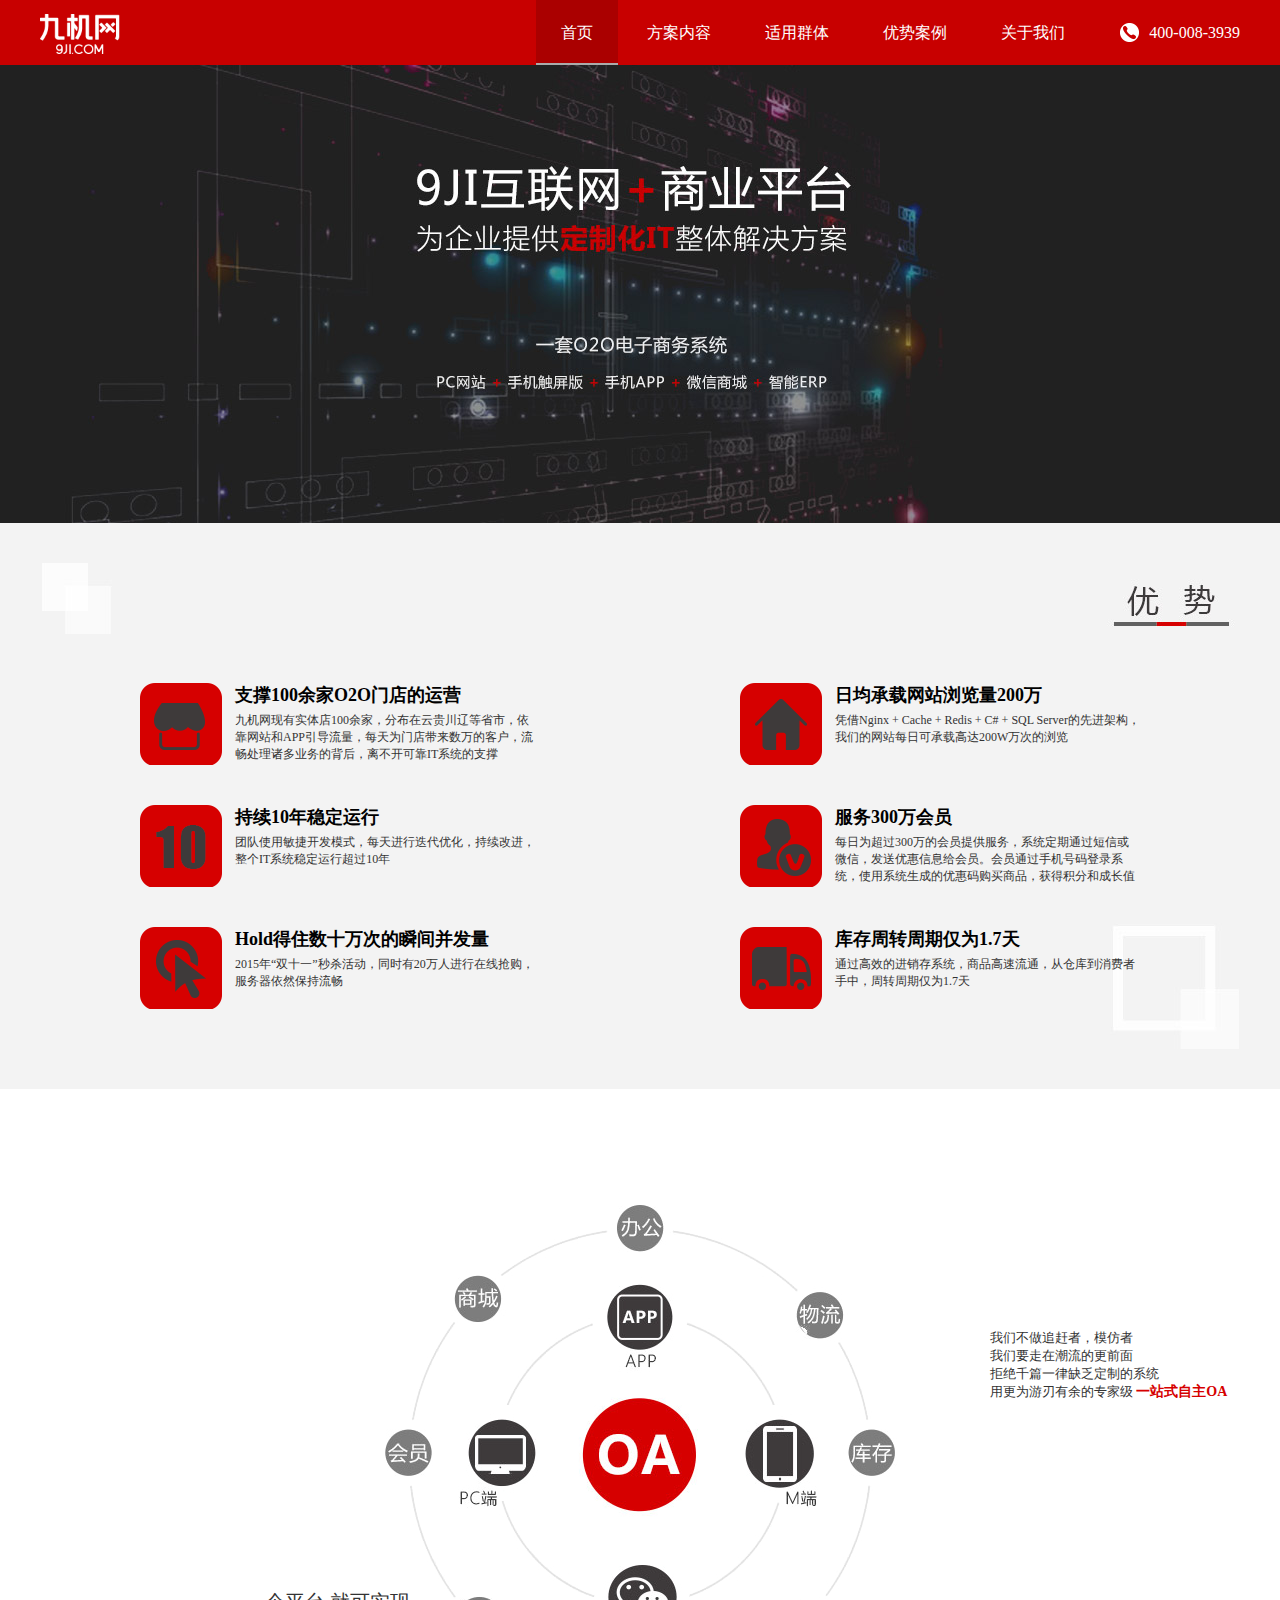
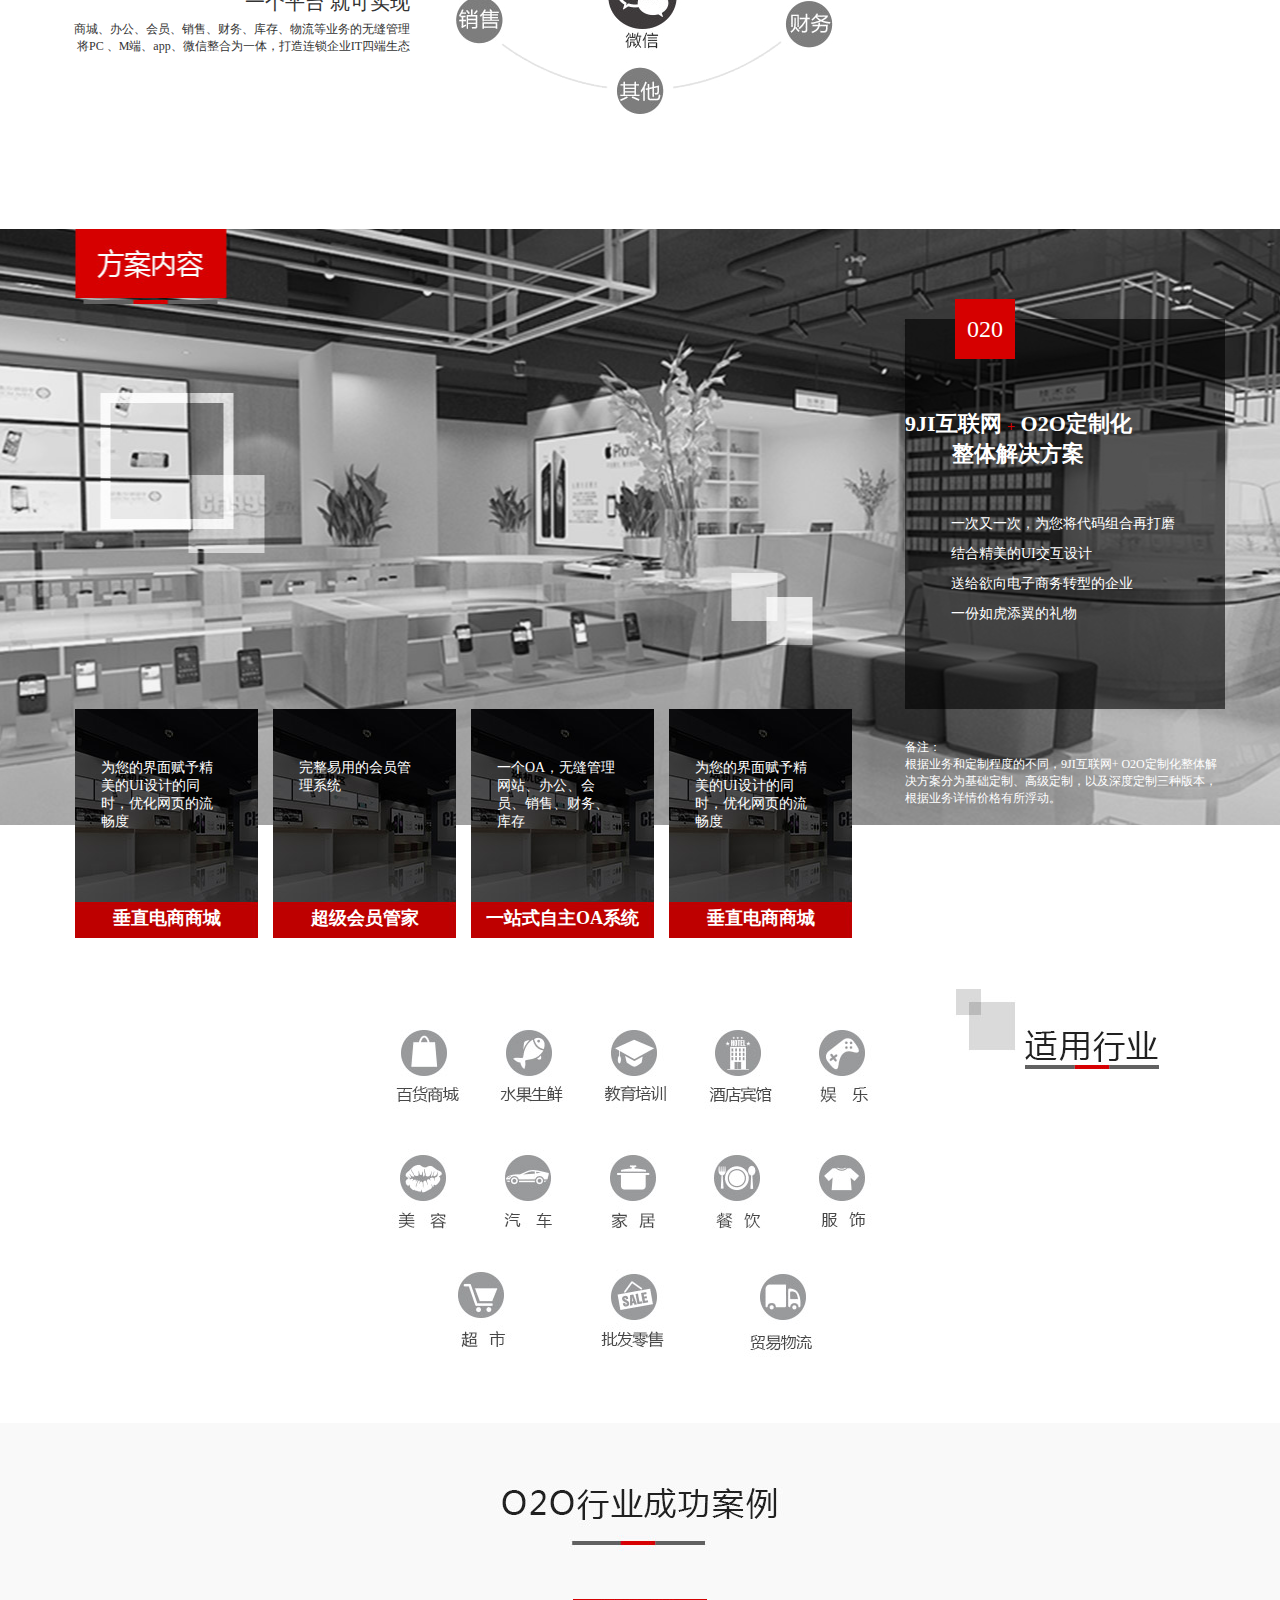
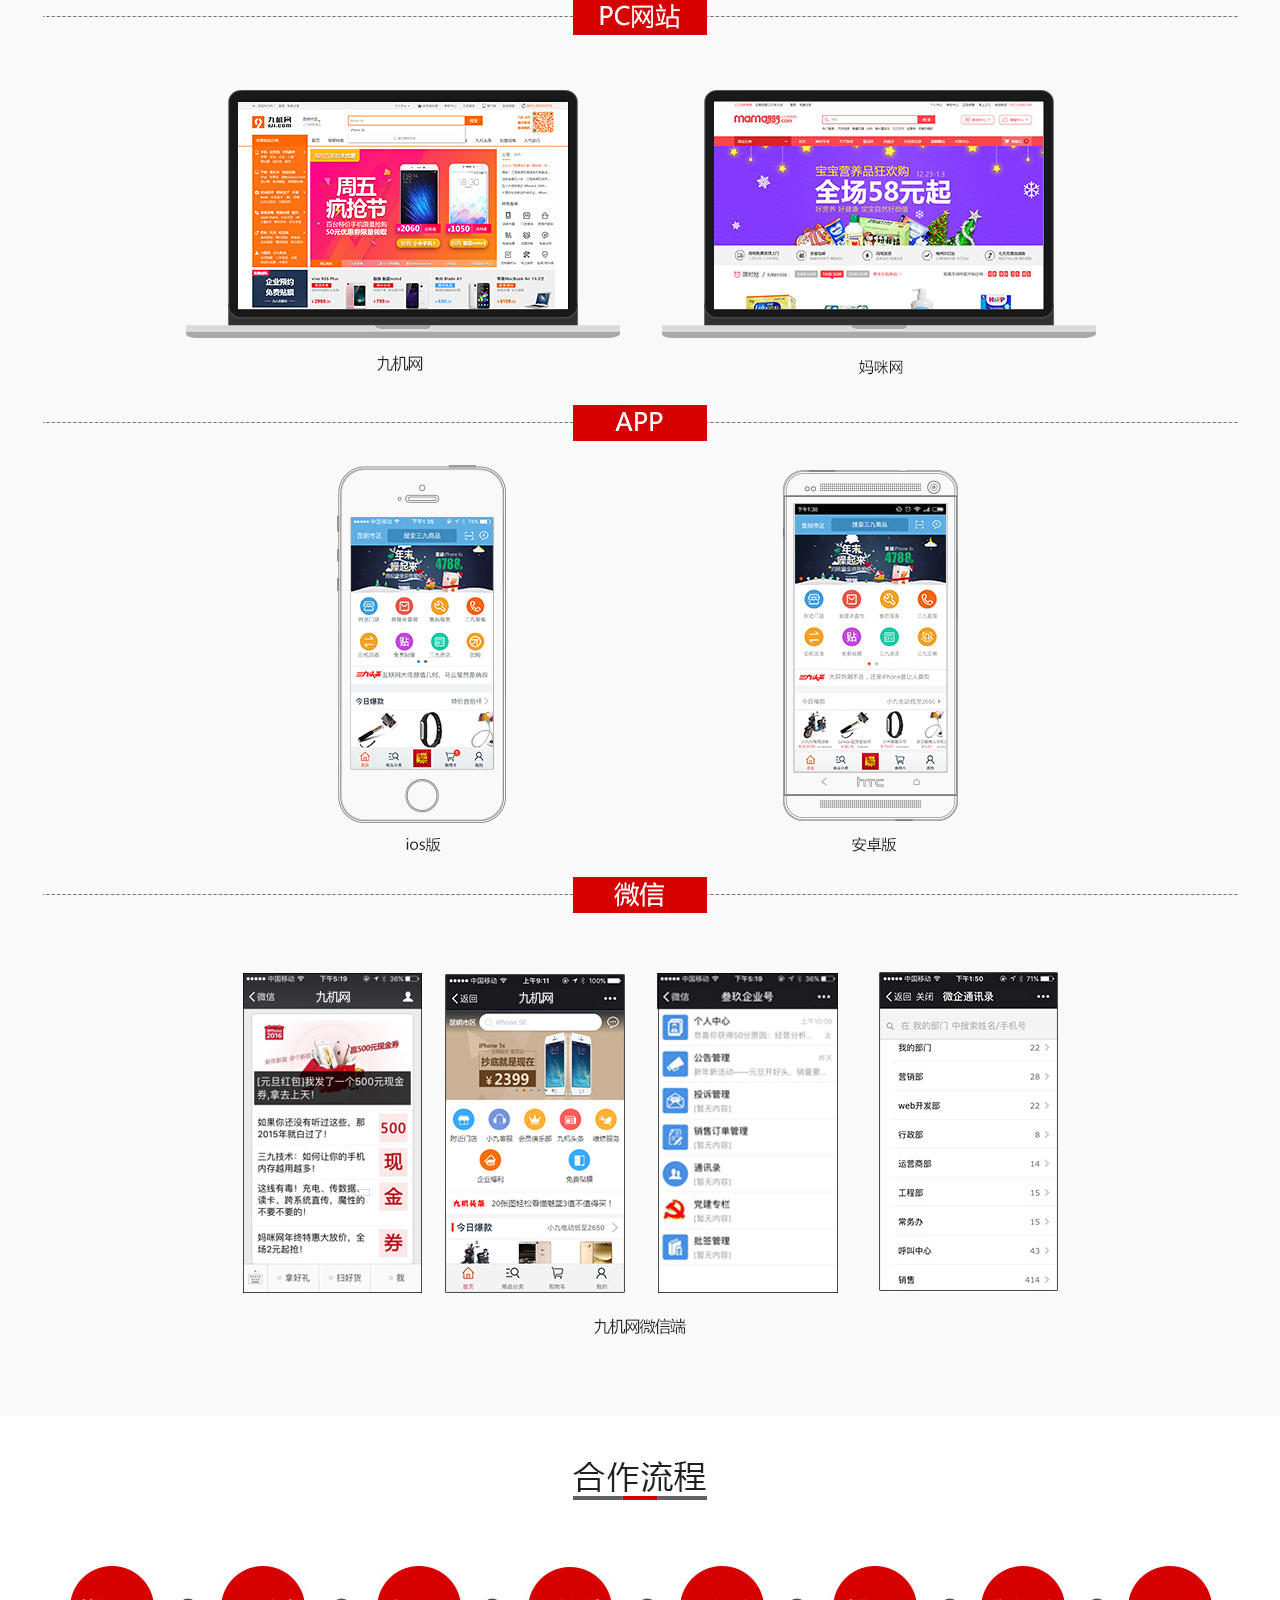
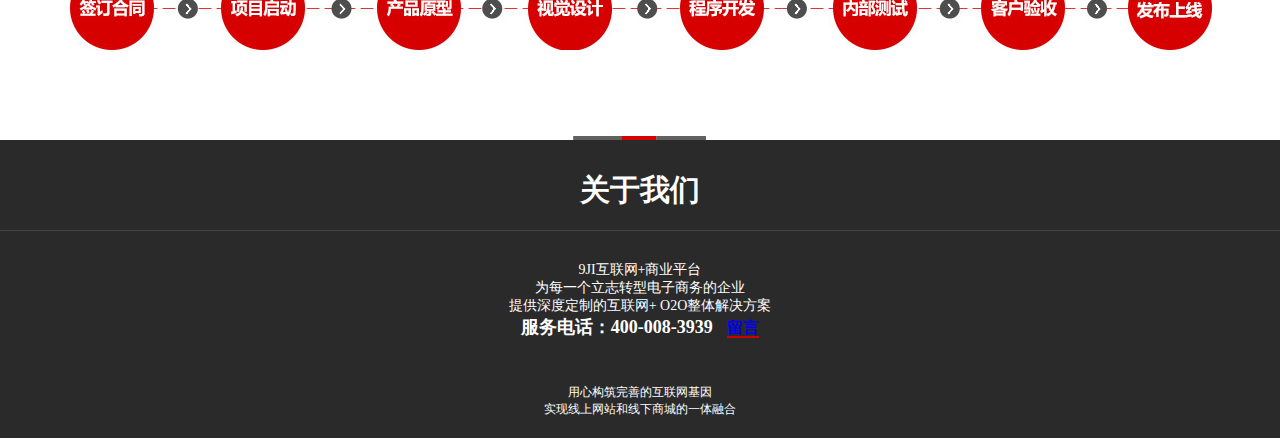
<file: iT.html>
<!DOCTYPE html>
<html lang="en">

<head>
    <meta charset="UTF-8">
    <meta name="viewport" content="width=device-width, initial-scale=1.0">
    <meta http-equiv="X-UA-Compatible" content="ie=edge">
    <title>Document</title>
    <link rel="stylesheet" href="css/iT.css">
</head>

<body>
    <!-- 头部开始 -->
    <div class="header">
        <div class="wrapper">
            <div class="left">
                <a href="#">
                    <img src="images/imgs-sale/5-17.png" alt="">
                </a>
            </div>
            <div class="right">
                <i class="logo"></i>
                400-008-3939
            </div>
            <div class="center">
                <a href="index.html" class="cur">首页</a>
                <a href="#">方案内容</a>
                <a href="#">适用群体</a>
                <a href="#">优势案例</a>
                <a href="#">关于我们</a>
            </div>
        </div>
    </div>
    <!-- 头部结束 -->

    <!-- banner图开始 -->
    <div class="banner"></div>
    <!-- banner图结束 -->

    <!-- 主体内容开始 -->
    <!-- 优势开始 -->
    <div class="content">
        <div class="wrapper">
            <h4>
                <img src="images/imgs-sale/5-4.jpg" alt="">
            </h4>
            <ul class="advantage">
                <li>
                    <i class="bg1"></i>
                    <div>
                        <h5>支撑100余家O2O门店的运营</h5>
                        <p>九机网现有实体店100余家，分布在云贵川辽等省市，依靠网站和APP引导流量，每天为门店带来数万的客户，流畅处理诸多业务的背后，离不开可靠IT系统的支撑</p>
                    </div>
                </li>
                <li>
                    <i class="bg2"></i>
                    <div>
                        <h5>日均承载网站浏览量200万</h5>
                        <p>凭借Nginx + Cache + Redis + C# + SQL Server的先进架构，我们的网站每日可承载高达200W万次的浏览</p>
                    </div>
                </li>
                <li>
                    <i class="bg3"></i>
                    <div>
                        <h5>持续10年稳定运行</h5>
                        <p>团队使用敏捷开发模式，每天进行迭代优化，持续改进，整个IT系统稳定运行超过10年 </p>
                    </div>
                </li>
                <li>
                    <i class="bg4"></i>
                    <div>
                        <h5>服务300万会员</h5>
                        <p>每日为超过300万的会员提供服务，系统定期通过短信或微信，发送优惠信息给会员。会员通过手机号码登录系统，使用系统生成的优惠码购买商品，获得积分和成长值</p>
                    </div>
                </li>
                <li>
                    <i class="bg5"></i>
                    <div>
                        <h5>Hold得住数十万次的瞬间并发量</h5>
                        <p>2015年“双十一”秒杀活动，同时有20万人进行在线抢购，服务器依然保持流畅</p>
                    </div>
                </li>
                <li>
                    <i class="bg6"></i>
                    <div>
                        <h5>库存周转周期仅为1.7天</h5>
                        <p>通过高效的进销存系统，商品高速流通，从仓库到消费者手中，周转周期仅为1.7天</p>
                    </div>
                </li>
            </ul>
        </div>
    </div>
    <!-- 优势结束 -->

    <!-- 大特效开始 -->
    <div class="roll-flow">
        <div class="wrapper">
            <div class="roll-box">
                <div class="roll f1"></div>
                <div class="roll f2"></div>
                <div class="roll f3"></div>
            </div>
            <div class="absolute">
                我们不做追赶者，模仿者<br>
                我们要走在潮流的更前面<br>
                拒绝千篇一律缺乏定制的系统<br>
                用更为游刃有余的专家级
                <b>一站式自主OA</b>
            </div>
            <div class="absolute1">
                <p>一个平台 就可实现</p>
                商城、办公、会员、销售、财务、库存、物流等业务的无缝管理
                将PC 、M端、app、微信整合为一体，打造连锁企业IT四端生态
            </div>
        </div>
    </div>
    <!-- 大特效结束 -->

    <!-- 方案开始 -->
    <div class="bigpic">
        <div class="wrapper">
            <div class="list">
                <ul>
                    <li>
                        <h4>垂直电商商城</h4>
                        <p>为您的界面赋予精美的UI设计的同时，优化网页的流畅度</p>
                    </li>
                    <li>
                        <h4>超级会员管家</h4>
                        <p>完整易用的会员管理系统</p>
                    </li>
                    <li>
                        <h4>一站式自主OA系统</h4>
                        <p>一个OA，无缝管理网站、办公、会员、销售、财务、库存</p>
                    </li>
                    <li>
                        <h4>垂直电商商城</h4>
                        <p>为您的界面赋予精美的UI设计的同时，优化网页的流畅度</p>
                    </li>
                </ul>
            </div>
            <div class="absolute">
                <div class="bigbox"></div>
                <div class="smallbox">020</div>
                <h4>
                    9JI互联网
                    <b>+</b>
                    O2O定制化<br>
                    整体解决方案
                </h4>
                <p>
                    一次又一次，为您将代码组合再打磨<br>
                    结合精美的UI交互设计<br>
                    送给欲向电子商务转型的企业<br>
                    一份如虎添翼的礼物
                </p>
            </div>
            <p>
                备注：<br>
                根据业务和定制程度的不同，9JI互联网+ O2O定制化整体解决方案分为基础定制、高级定制，以及深度定制三种版本，根据业务详情价格有所浮动。
            </p>
        </div>
    </div>
    <!-- 方案结束 -->

    <!-- 适合行业开始 -->
    <div class="fit"></div>
    <!-- 适合行业结束 -->

    <!-- 020行业成功案例开始 -->
    <div class="success">
        <div class="wrapper">
            <div class="pc">
                <a href="index.html" class="one"></a>
                <a href="http://www.mama999.com" class="two"></a>
            </div>
            <div class="app">
                <div class="lt" title="扫描下载APP，享受更佳体验！"></div>
                <div class="rt" title="扫描下载APP，享受更佳体验！"></div>
            </div>
            <div class="web">
                <div class="m-page1" title="扫描体验我们的产品"></div>
                <div class="m-page2" title="扫描体验我们的产品"></div>
                <div class="m-page3" title="扫描体验我们的产品"></div>
                <div class="m-page4" title="扫描体验我们的产品"></div>
            </div>
        </div>
    </div>
    <!-- 020行业成功案例结束 -->

    <!-- 合作流程开始 -->
    <div class="cooperated">
        <div class="wrapper">
            <img src="images/imgs-sale/5-10.jpg" alt="">
            <div class="piece"></div>
        </div>
    </div>
    <!-- 合作流程结束 -->

    <!-- 底部开始 -->
    <div class="footer">
        <img src="images/imgs-sale/5-12.jpg" alt="">
        <h3>关于我们</h3>
        <p class="p1">
            9JI互联网+商业平台<br>
            为每一个立志转型电子商务的企业<br>
            提供深度定制的互联网+ O2O整体解决方案
        </p>
        <h4>
            服务电话：400-008-3939
            <a href="#">留言</a>
        </h4>
        <p class="p2">
            用心构筑完善的互联网基因<br>
            实现线上网站和线下商城的一体融合
        </p>
    </div>
    <!-- 底部结束 -->
</body>

</html>
</file>
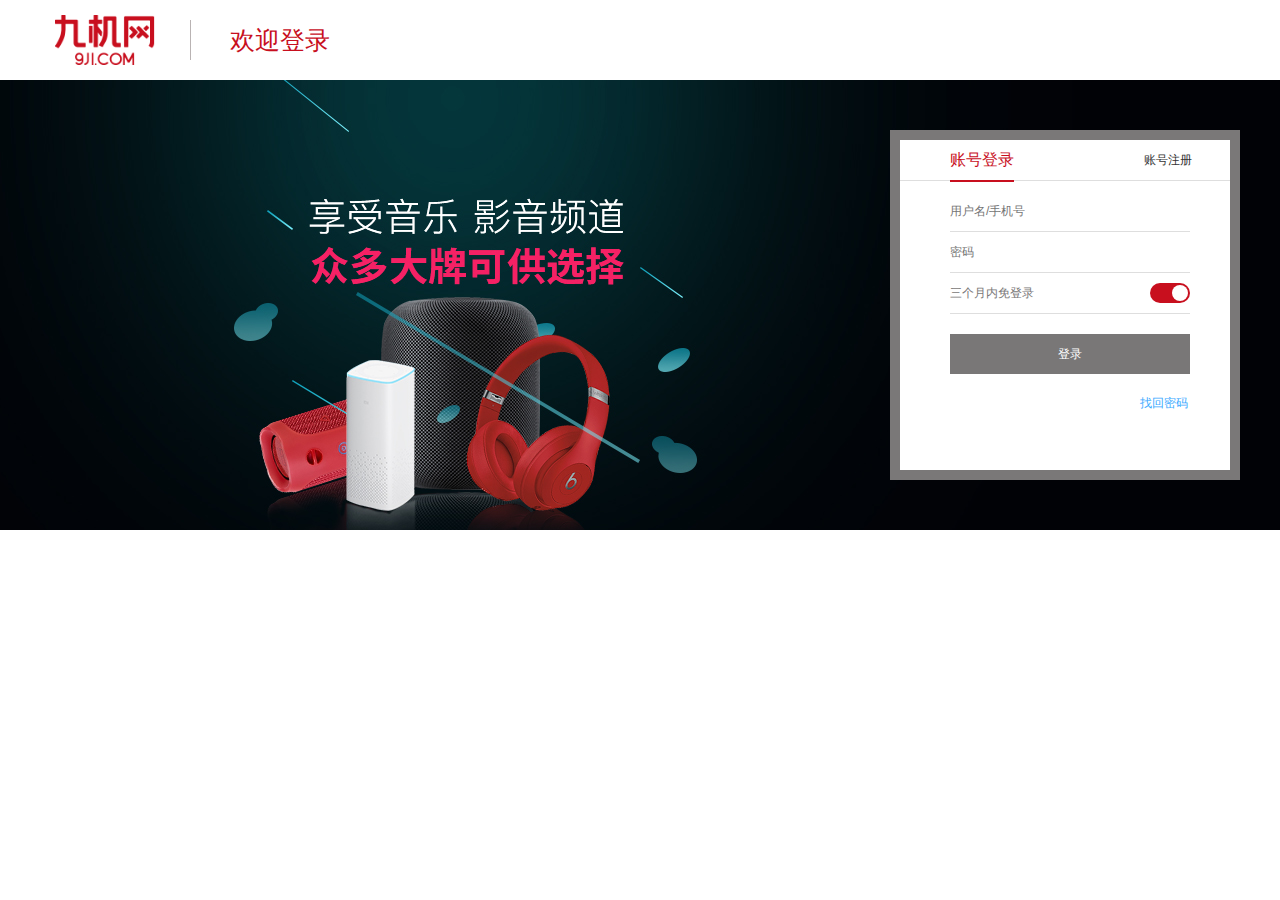
<file: login.html>
<!DOCTYPE html>
<html lang="en">

<head>
    <meta charset="UTF-8">
    <meta name="viewport" content="width=device-width, initial-scale=1.0">
    <meta http-equiv="X-UA-Compatible" content="ie=edge">
    <title>登录</title>
    <link rel="stylesheet" href="css/reset.css">
    <link rel="stylesheet" href="css/login.css">
</head>
<body>
    <div class="login-gog">
        <div class="login-head wrapper">
            <a href="#">
                <img src="images/reg/logo.png">
                <span>欢迎登录</span>
            </a>
        </div>
        <div class="login-bg">
            <div class="wrapper clearfix">
                <div class="login">
                    <div class="login-toggle">
                        <p>账号登录</p>
                        <a href="reg.html">账号注册
                            <i></i>
                        </a>
                    </div>
                    <form class="form">
                        <p>
                            <input type="text" name="user" class="user" placeholder="用户名/手机号">
                        </p>
                        <p>
                            <input type="password" name="pwd" class="pwd" placeholder="密码">
                        </p>
                        <div class="slide-box">
                            <span>三个月内免登录</span>
                            <div class="slide">
                                <button class="slide-btn"></button>
                            </div>
                        </div>
                        <p class="last">
                            <button type="submit" class="login-btn">登录</button>
                        </p>
                    </form>
                    <div class="find">
                        <a href="#">找回密码</a>
                    </div>
                </div>
            </div>
        </div>
    </div>
</body>
<script src="js/jquery-1.8.3.min.js"></script>
<script src="js/login.js"></script>
</html>
</file>
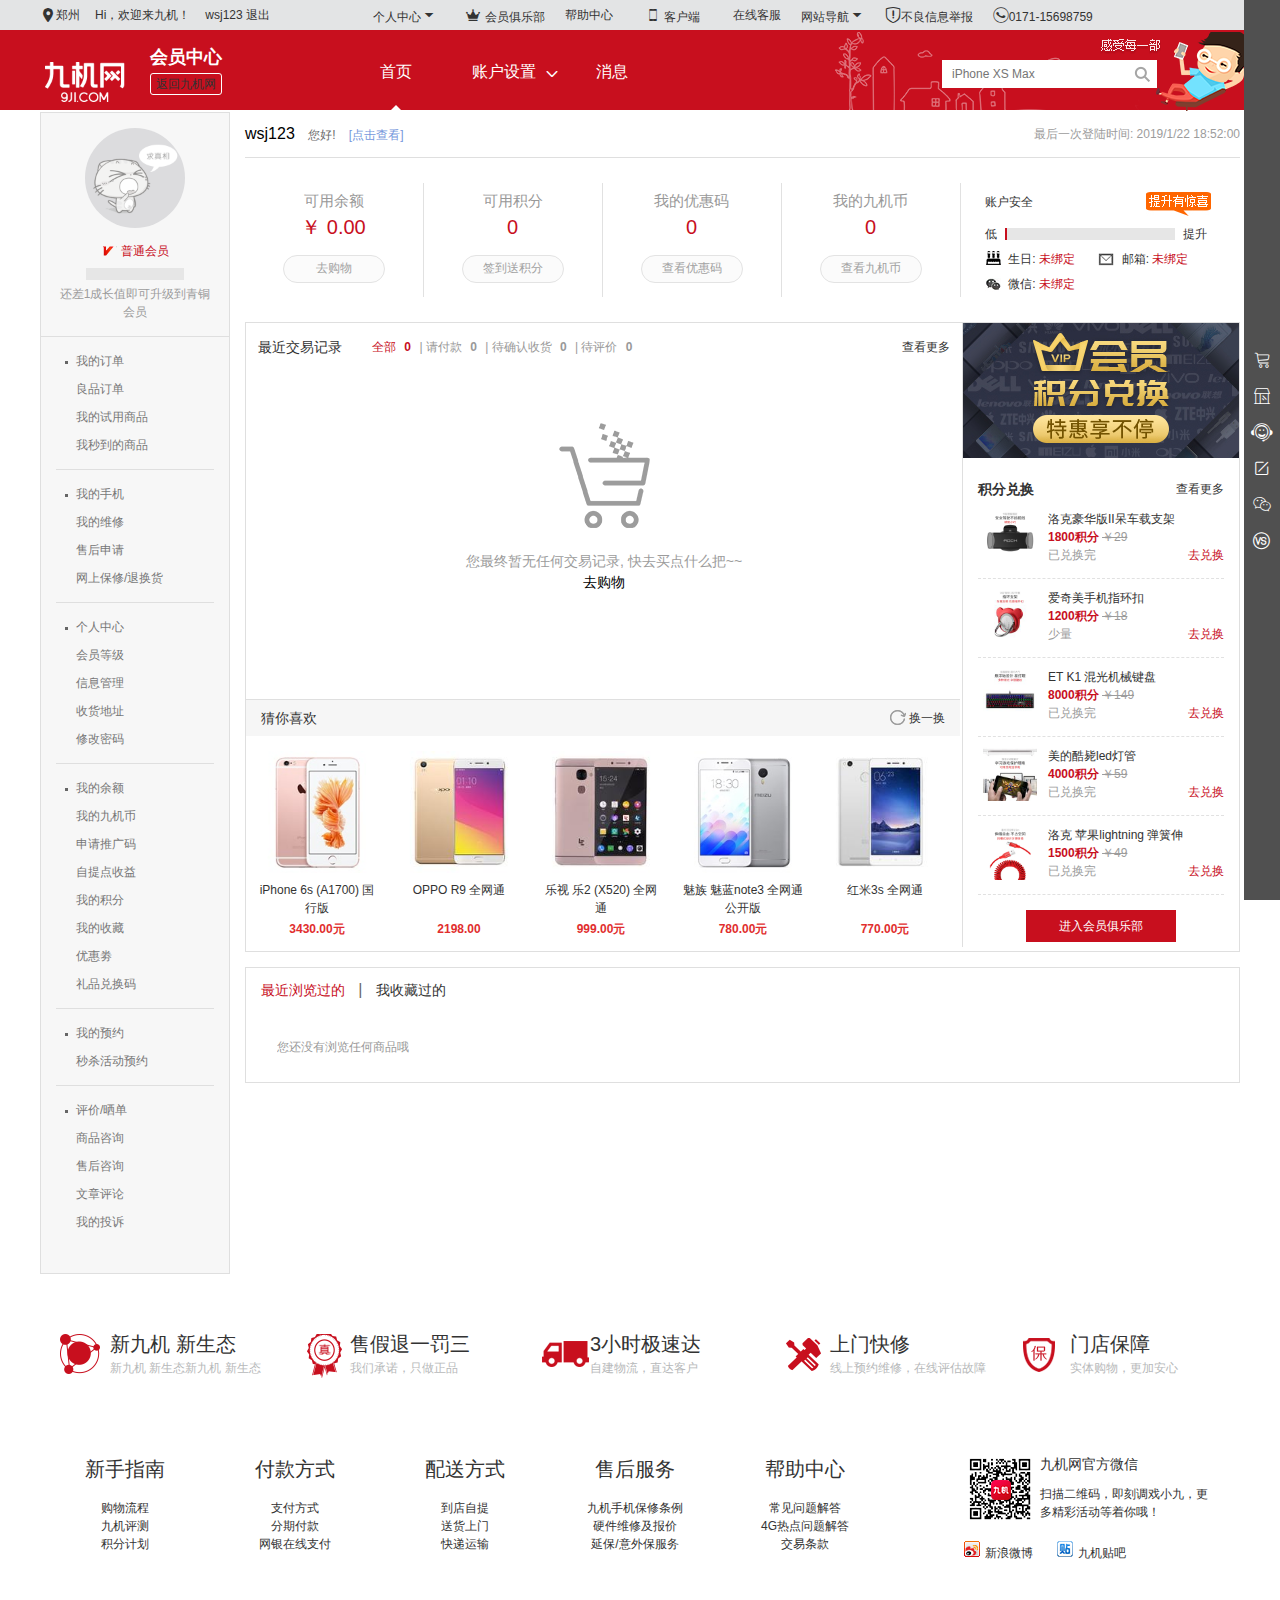
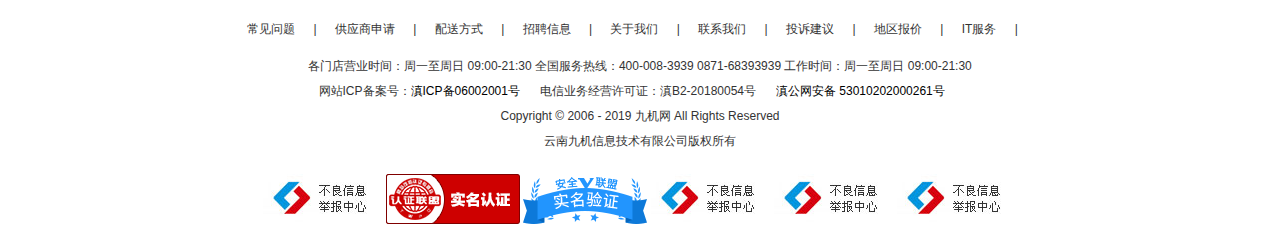
<file: Member.html>
<!DOCTYPE html>
<html lang="en">

<head>
    <meta charset="UTF-8">
    <meta name="viewport" content="width=device-width, initial-scale=1.0">
    <meta http-equiv="X-UA-Compatible" content="ie=edge">
    <title>Document</title>
    <link rel="stylesheet" href="css/Member.css">
    <link rel="stylesheet" href="css/reset.css">
    <link rel="stylesheet" href="images/Member/font_1015381_lq8krncx1nl/iconfont.css">
    <!-- 右侧导航条 -->
    <link rel="stylesheet" href="css/iconfont.css">
    <!-- 头部 -->
    <link rel="stylesheet" href="css/index1-header-bottom.css">
</head>

<body>
    <!-- 页头开始 -->
    <div class="allheader">
        <div class="gheader">
            <div class="header-top">
                <div class="fl site">
                    <!-- 地址 -->
                    <div class="areaSelector">
                        <i class="iconfont icon-dizhi fl"></i>
                        <h3 class="address fl">郑州</h3>
                        <div class="area">
                            <!-- 这里的地址信息是动态读取的 -->
                        </div>
                    </div>

                    <!-- <script>
                            $(function () {
                                $('.area').area();
                            })
                        </script> -->
                    <!-- 地址结束 -->
                </div>
                <div class="site-choose">

                </div>
                <div class="fl welcom">
                    <span>Hi，欢迎来九机！</span>
                </div>
                <div class="fl glogin">
                    <a href="login.html" class="lo">登陆</a> <a href="reg.html" class="zhu">注册</a>
                </div>
                <div class="fl header-menu popup">
                    <a href="">个人中心<i class="iconfont icon-triangle-down"></i> </a>
                </div>
                <div class="perCenter perCenter1">
                    <a href="">
                        <h4>我的订单</h4>
                    </a>
                    <a href="">
                        <h4>我的积分</h4>
                    </a>
                    <a href="">
                        <h4>我的试用</h4>
                    </a>
                    <a href="">
                        <h4>我的收藏</h4>
                    </a>
                    <a href="">
                        <h4>我的咨询</h4>
                    </a>
                    <a href="">
                        <h4>我的优惠券</h4>
                    </a>
                    <a href="">
                        <h4>报修/退换货</h4>
                    </a>
                </div>
                <div class="fl header-menu">
                    <a href="">
                        <i class="iconfont icon-huiyuan"></i> 会员俱乐部
                    </a>
                </div>
                <div class="fl header-menu">
                    <a href="">帮助中心</a>
                </div>
                <div class="fl header-menu popup client">
                    <a href="">
                        <i class="iconfont icon-shouji"></i> 客户端
                    </a>
                </div>
                <div class="client-down">
                    <ul>
                        <li>
                            <a href=""><img src="images/index-header/appdown.png" alt=""></a>
                            <h1>扫描二维码</h1>
                        </li>
                        <li>
                            <p><a href="">android </a></p>
                            <p><a href="">iphone </a></p>
                            <p><a href="">触屏版 </a></p>
                        </li>
                    </ul>
                </div>

                <div class="fl header-menu">
                    <a href="">在线客服</a>
                </div>
                <div class="fl header-menu gnav">
                    <a href="">网站导航<i class="iconfont icon-triangle-down"></i></a>
                </div>
                <div class="gnav-list">
                    <div class="list">
                        <h1>九机特色</h1>
                        <ul class="fl">
                            <li>附近门店</li>
                            <li>免费贴膜</li>
                            <li>预约维修</li>
                            <li>九机小店</li>
                        </ul>
                        <ul class="fl">
                            <li>一手优品</li>
                            <li>旧机回收</li>
                            <li>预约快修</li>
                        </ul>
                    </div>
                    <!-- 第二列 -->
                    <div class="list">
                        <h1>服务集市</h1>
                        <ul class="fl">
                            <li>在线支付</li>
                            <li>品牌专区</li>
                            <li>帮助中心</li>
                            <li>会员俱乐部</li>
                        </ul>
                        <ul class="fl">
                            <li>话费充值</li>
                            <li>试用中心</li>
                            <li>九机服务</li>
                        </ul>
                    </div>
                    <!-- 第三列 -->
                    <div class="list">
                        <h1>招商合作</h1>
                        <ul class="fl">
                            <li>供应商申请</li>
                            <li>九机百科</li>

                        </ul>
                        <ul class="fl">
                            <li>IT服务</li>

                        </ul>
                    </div>
                    <!-- 第四列 -->
                    <div class="list">
                        <h1>更多精选</h1>
                        <ul class="fl">
                            <li>九机头条</li>

                        </ul>
                        <ul class="fl">
                            <li>人才招聘</li>

                        </ul>
                    </div>
                    <!-- 第五列 -->
                    <div class="list">
                        <h1>产品选择</h1>
                        <ul class="fl">
                            <li>手机</li>
                            <li>电脑周边</li>
                            <li>智能产品</li>

                        </ul>
                        <ul class="fl">
                            <li>手机配件</li>
                            <li>耳机音响</li>
                            <li>笔记本/电脑</li>

                        </ul>
                    </div>
                </div>
                <div class="fl header-menu">
                    <a href="">
                        <i class="iconfont icon-jubao"></i>不良信息举报
                    </a>
                </div>
                <div class="fl header-menu number">
                    <a href="">
                        <i class="iconfont icon-dianhua-copy"></i>0171-15698759
                    </a>
                </div>
                <div class="gCall">
                    <h1>输入手机号码并免费拨打：</h1>
                    <input type="text" class="phone-num">
                    <input type="submit" class="callbtn" value="拨打">
                </div>
            </div>
        </div>
    </div>
    <!-- 页头结束 -->

    <!-- 网站头部信息 -->
    <div class="main-bgcolor">
        <div class="wrapper relative">
            <div class="top-logo left clearfix">
                <a href="index.html" class="top-img">
                    <img src="images/Member/01.png" alt="">
                </a>
                <a href="#" class="top-huiyuan"><span>会员中心</span></a>
                <div class="top-prev"> <a href="index.html">返回九机网</a> </div>
            </div>
            <div class="top-nav clearfix">
                <a href="#" class="active">
                    <span>首页</span>
                </a>
                <div class="setup">
                    <a href="#"></a>
                    <div class="aa">账户设置
                        <div class="pop-nav absolute hide">
                            <dl>
                                <dt class="light-red">安全设置</dt>
                                <dd><a href="#">绑定手机</a></dd>
                                <dd><a href="#">绑定邮箱</a></dd>
                                <dd><a href="#">修改密码</a></dd>
                                <dd><a href="#">信息管理</a></dd>
                                <dd><a href="#">更改头像</a></dd>
                            </dl>
                            <dl>
                                <dt class="light-blue">个人信息</dt>
                                <dd><a href="#">收货地址</a></dd>
                                <dd><a href="#">我的优惠劵</a></dd>
                                <dd><a href="#">我的收藏</a></dd>
                                <dd><a href="#">评价/晒单</a></dd>
                                <dd><a href="#">我的等级</a></dd>
                            </dl>
                            <dl>
                                <dt class="light-green">会员特权</dt>
                                <dd><a href="#">积分兑换</a></dd>
                                <dd><a href="#">试用中心</a></dd>
                                <dd><a href="#">特卖汇</a></dd>
                                <dd><a href="#">九机币</a></dd>
                            </dl>
                        </div>
                    </div>
                    <i class="iconfont icon-xiala"></i>

                </div>
                <a href="#">
                    <span>消息</span>
                    <i class="msg">0</i>
                </a>
            </div>
            <div class="top-search ringht clearfix">
                <form action="/search" class="search-form">
                    <input type="text" class="left" placeholder="iPhone XS Max">
                    <input type="submit" class="btn" value=" ">
                </form>
            </div>
        </div>
    </div>
    <!-- 网站头部信息结束 -->

    <!-- 网站内容 -->
    <div class="list-box clearfix">
        <!-- 左边列表 -->
        <div class="vipleft border">
            <div class="bottom">
                <div class="hyzi">
                    <a href="#" class="text-center">
                        <img src="images/Member/04.png" alt="">
                    </a>
                    <div class="left-info">
                        <div class="vip-rank">
                            <i class="user-level user-level-0"></i>
                            <span class="main-color">普通会员</span>
                        </div>
                    </div>
                    <div class="vip-jindu">
                        <b></b>
                    </div>
                    <p>还差1成长值即可升级到青铜会员</p>
                </div>
            </div>
            <div class="navvip">
                <div>
                    <ul>
                        <li><a href="#">我的订单</a></li>
                        <li><a href="#">良品订单</a></li>
                        <li><a href="#">我的试用商品</a></li>
                        <li><a href="#">我秒到的商品</a></li>
                    </ul>
                </div>
                <div class="border-top">
                    <ul>
                        <li><a href="#">我的手机</a></li>
                        <li><a href="#">我的维修</a></li>
                        <li><a href="#">售后申请</a></li>
                        <li><a href="#">网上保修/退换货</a></li>
                    </ul>
                </div>
                <div class="border-top">
                    <ul>
                        <li><a href="#">个人中心</a></li>
                        <li><a href="#">会员等级</a></li>
                        <li><a href="#">信息管理</a></li>
                        <li><a href="#">收货地址</a></li>
                        <li><a href="#">修改密码</a></li>
                    </ul>
                </div>
                <div class="border-top">
                    <ul>
                        <li><a href="#">我的余额</a></li>
                        <li><a href="#">我的九机币</a></li>
                        <li><a href="#">申请推广码</a></li>
                        <li><a href="#">自提点收益</a></li>
                        <li><a href="#">我的积分</a></li>
                        <li><a href="#">我的收藏</a></li>
                        <li><a href="#">优惠劵</a></li>
                        <li><a href="#">礼品兑换码</a></li>
                    </ul>
                </div>
                <div class="border-top">
                    <ul>
                        <li><a href="#">我的预约</a></li>
                        <li><a href="#">秒杀活动预约</a></li>
                    </ul>
                </div>
                <div class="border-top">
                    <ul>
                        <li><a href="#">评价/晒单</a></li>
                        <li><a href="#">商品咨询</a></li>
                        <li><a href="#">售后咨询</a></li>
                        <li><a href="#">文章评论</a></li>
                        <li><a href="#">我的投诉</a></li>
                    </ul>
                </div>
            </div>
        </div>
        <!-- 左边列表结束 -->

        <!-- 右边内容 -->
        <div class="vipright clearfix">
            <div class="viprightl">

                <!-- 登陆信息-时间 -->
                <div class="vip-title clearfix">
                    <span class="username">wsj123</span>
                    <span class="margin-left">
                        <span>您好!</span>
                        <span class="vip-ad">
                            <a href="#" class="lightt-blue">[点击查看]</a>
                        </span>
                    </span>
                    <span class="right">最后一次登陆时间: 2019/1/22 18:52:00</span>
                </div>
                <!-- 登陆信息-时间结束 -->

                <div class="MyInrormation clearfix">
                    <!-- 账户信息 -->
                    <div class="MyInformation1 clearfix">
                        <ul>
                            <li>
                                <p class="zhbj">可用余额</p>
                                <h4>￥
                                    <span>0.00</span>
                                </h4>
                                <a href="#">去购物</a>
                            </li>
                            <li>
                                <p class="zhbj">可用积分</p>
                                <h4>
                                    <span>0</span>
                                </h4>
                                <a href="#">签到送积分</a>
                            </li>
                            <li>
                                <p class="zhbj">我的优惠码</p>
                                <h4>
                                    <span>0</span>
                                </h4>
                                <a href="#">查看优惠码</a>
                            </li>
                            <li>
                                <p class="zhbj">我的九机币</p>
                                <h4>
                                    <span>0</span>
                                </h4>
                                <a href="#">查看九机币</a>
                            </li>
                        </ul>
                    </div>
                    <!--账户信息结束 -->

                    <!-- 账户安全 -->
                    <div class="MyInformation2 clearfix">
                        <h4>账户安全</h4>
                        <div class="ts clearfix">
                            <p class="icobj tstbj"></p>
                            <ul>
                                <li>低</li>
                                <li class="tst">
                                    <b class="scale2"></b>
                                </li>
                                <li>提升</li>
                            </ul>
                        </div>
                        <div class="bding clearfix">
                            <span>
                                <i class="icobj1 bdingbj1"></i>
                                生日:
                                <a href="#">未绑定</a>
                                <i class="icobj1 bdingbj2"></i>
                                邮箱:
                                <a href="#">未绑定</a>
                                <i class="bdingbj3"></i>
                                微信:
                                <a href="#">未绑定</a>

                            </span>
                        </div>
                    </div>
                    <!--账户安全结束 -->

                </div>

                <!-- 交易记录 -->
                <div class="vipright1 Trading ">
                    <div class="buyed">
                        <!-- 左边 -->
                        <div class="zuo border-you">
                            <!-- 最近交易记录 -->
                            <div class="overflow-hide">
                                <ul class="overflow-hide clearfix">
                                    <li class="size">最近交易记录</li>
                                    <li>
                                        <div class="liebiao-img clearfix">
                                            <a href="#">
                                                全部
                                                <b>0</b>
                                            </a>
                                            |
                                            <a href="#">
                                                请付款
                                                <span class="tab-sel">0</span>
                                            </a>
                                            |<a href="#">
                                                待确认收货
                                                <span class="tab-sel">0</span>
                                            </a>
                                            |
                                            <a href="#">
                                                待评价
                                                <span class="cphright">0</span>
                                            </a>
                                        </div>
                                    </li>
                                    <li class="float-right">
                                        <a href="#">查看更多</a>
                                    </li>
                                </ul>
                                <div class="clear"></div>
                                <div class="panes clearfix">
                                    <div class="pane">
                                        <div>
                                            <img src="images/Member/07.png" alt="">
                                            <p class="margin-top grey-9">您最终暂无任何交易记录, 快去买点什么把~~</p>
                                            <p>
                                                <a href="index.html" class="margin-top">去购物</a>
                                            </p>
                                        </div>
                                    </div>
                                </div>
                            </div>
                            <!-- 最近交易记录结束 -->
                            <!-- 猜你喜欢结构 -->
                            <div class="youlike">
                                <div class="like-title">
                                    猜你喜欢
                                    <a href="#">
                                        <i class="icona refresh-icon"></i>
                                        换一换
                                    </a>
                                </div>
                                <div class="like-list">
                                    <ul>
                                        <li class="pic">
                                            <a href="#">
                                                <img src="images/Member/09.jpg" alt="">
                                            </a>
                                            <h4>
                                                <a href="#">
                                                    iPhone 6s (A1700) 国行版
                                                </a>
                                            </h4>
                                            <p>
                                                <b class="red">3430.00元</b>
                                            </p>
                                        </li>
                                        <li class="pic">
                                            <a href="#">
                                                <img src="images/Member/11.jpg" alt="">
                                            </a>
                                            <h4>
                                                <a href="#">
                                                    OPPO R9 全网通
                                                </a>
                                            </h4>
                                            <p>
                                                <b class="red">2198.00</b>
                                            </p>
                                        </li>
                                        <li class="pic">
                                            <a href="#">
                                                <img src="images/Member/12.jpg" alt="">
                                            </a>
                                            <h4>
                                                <a href="#">
                                                    乐视 乐2 (X520) 全网通
                                                </a>
                                            </h4>
                                            <p>
                                                <b class="red">999.00元</b>
                                            </p>
                                        </li>
                                        <li class="pic">
                                            <a href="#">
                                                <img src="images/Member/13.jpg" alt="">
                                            </a>
                                            <h4>
                                                <a href="#">
                                                    魅族 魅蓝note3 全网通 公开版
                                                </a>
                                            </h4>
                                            <p>
                                                <b class="red">780.00元</b>
                                            </p>
                                        </li>
                                        <li class="pic">
                                            <a href="#">
                                                <img src="images/Member/14.jpg" alt="">
                                            </a>
                                            <h4>
                                                <a href="#">
                                                    红米3s 全网通
                                                </a>
                                            </h4>
                                            <p>
                                                <b class="red">770.00元</b>
                                            </p>
                                        </li>
                                    </ul>
                                </div>
                            </div>
                            <!-- 猜你喜欢结构结束 -->
                        </div>
                        <!-- 左边结束 -->
                        <!-- 右边向上轮播 -->
                        <div class="right  right-1 clearfix">
                            <div class="index-ad">
                                <a href="point.html">
                                    <img src="images/Member/19.jpg" alt="">
                                </a>
                            </div>
                            <div class="jfdh clearfix">
                                <h4 class="margin-bottom">积分兑换
                                    <a href="#" class="you">查看更多</a>
                                </h4>
                                <div class="tempWrap">
                                    <ul class="jfah-bd">
                                        <li class="overflow-hide">
                                            <span class="left">
                                                <a href="#">
                                                    <img src="images/Member/20.jpg" alt="" width="54" height="54">
                                                </a>
                                            </span>
                                            <p>
                                                <a href="#" class="ellipsis">洛克豪华版II呆车载支架</a>
                                            </p>
                                            <p>
                                                <b class="main-color">1800积分</b>
                                                <del class="grey-9">￥29</del>
                                            </p>
                                            <p>
                                                <span class="grey-9">已兑换完</span>
                                                <a href="#" class="main-color right">去兑换</a>
                                            </p>
                                        </li>
                                        <li class="overflow-hide">
                                            <span class="left">
                                                <a href="#">
                                                    <img src="images/Member/21.jpg" alt="" width="54" height="54">
                                                </a>
                                            </span>
                                            <p>
                                                <a href="#" class="ellipsis" title="爱奇美手机指环扣">爱奇美手机指环扣</a>
                                            </p>
                                            <p>
                                                <b class="main-color">1200积分</b>
                                                <del class="grey-9">￥18</del>
                                            </p>
                                            <p>
                                                <span class="grey-9">少量</span>
                                                <a href="#" class="main-color right">去兑换</a>
                                            </p>
                                        </li>
                                        <li class="overflow-hide">
                                            <span class="left">
                                                <a href="#">
                                                    <img src="images/Member/22.jpg" alt="" width="54" height="54">
                                                </a>
                                            </span>
                                            <p>
                                                <a href="#" class="ellipsis" title="ET K1 混光机械键盘">ET K1 混光机械键盘</a>
                                            </p>
                                            <p>
                                                <b class="main-color">8000积分</b>
                                                <del class="grey-9">￥149</del>
                                            </p>
                                            <p>
                                                <span class="grey-9">已兑换完</span>
                                                <a href="#" class="main-color right">去兑换</a>
                                            </p>
                                        </li>
                                        <li class="overflow-hide">
                                            <span class="left">
                                                <a href="#">
                                                    <img src="images/Member/23.jpg" alt="" width="54" height="54">
                                                </a>
                                            </span>
                                            <p>
                                                <a href="#" class="ellipsis" title="美的酷毙led灯管">美的酷毙led灯管</a>
                                            </p>
                                            <p>
                                                <b class="main-color">4000积分</b>
                                                <del class="grey-9">￥59</del>
                                            </p>
                                            <p>
                                                <span class="grey-9">已兑换完</span>
                                                <a href="#" class="main-color right">去兑换</a>
                                            </p>
                                        </li>
                                        <li class="overflow-hide">
                                            <span class="left">
                                                <a href="#">
                                                    <img src="images/Member/24.jpg" alt="" width="54" height="54">
                                                </a>
                                            </span>
                                            <p>
                                                <a href="#" class="ellipsis" title="洛克&nbsp;苹果lightning&nbsp;弹簧伸缩数据线红色">洛克&nbsp;苹果lightning&nbsp;弹簧伸</a>
                                            </p>
                                            <p>
                                                <b class="main-color">1500积分</b>
                                                <del class="grey-9">￥49</del>
                                            </p>
                                            <p>
                                                <span class="grey-9">已兑换完</span>
                                                <a href="#" class="main-color right">去兑换</a>
                                            </p>
                                        </li>
                                        <li class="overflow-hide">
                                            <span class="left">
                                                <a href="#">
                                                    <img src="images/Member/20.jpg" alt="" width="54" height="54">
                                                </a>
                                            </span>
                                            <p>
                                                <a href="#" class="ellipsis" title="洛克豪华版II呆车载支架">洛克豪华版II呆车载支架</a>
                                            </p>
                                            <p>
                                                <b class="main-color">1800积分</b>
                                                <del class="grey-9">￥29</del>
                                            </p>
                                            <p>
                                                <span class="grey-9">已兑换完</span>
                                                <a href="#" class="main-color right">去兑换</a>
                                            </p>
                                        </li>
                                        <li class="overflow-hide">
                                            <span class="left">
                                                <a href="#">
                                                    <img src="images/Member/21.jpg" alt="" width="54" height="54">
                                                </a>
                                            </span>
                                            <p>
                                                <a href="#" class="ellipsis" title="爱奇美手机指环扣">爱奇美手机指环扣</a>
                                            </p>
                                            <p>
                                                <b class="main-color">1200积分</b>
                                                <del class="grey-9">￥18</del>
                                            </p>
                                            <p>
                                                <span class="grey-9">少量</span>
                                                <a href="#" class="main-color right">去兑换</a>
                                            </p>
                                        </li>
                                        <li class="overflow-hide">
                                            <span class="left">
                                                <a href="#">
                                                    <img src="images/Member/22.jpg" alt="" width="54" height="54">
                                                </a>
                                            </span>
                                            <p>
                                                <a href="#" class="ellipsis" title="ET K1 混光机械键盘">ET K1 混光机械键盘</a>
                                            </p>
                                            <p>
                                                <b class="main-color">8000积分</b>
                                                <del class="grey-9">￥149</del>
                                            </p>
                                            <p>
                                                <span class="grey-9">已兑换完</span>
                                                <a href="#" class="main-color right">去兑换</a>
                                            </p>
                                        </li>
                                        <li class="overflow-hide">
                                            <span class="left">
                                                <a href="#">
                                                    <img src="images/Member/23.jpg" alt="" width="54" height="54">
                                                </a>
                                            </span>
                                            <p>
                                                <a href="#" class="ellipsis" title="美的酷毙led灯管">美的酷毙led灯管</a>
                                            </p>
                                            <p>
                                                <b class="main-color">4000积分</b>
                                                <del class="grey-9">￥59</del>
                                            </p>
                                            <p>
                                                <span class="grey-9">已兑换完</span>
                                                <a href="#" class="main-color right">去兑换</a>
                                            </p>
                                        </li>
                                        <li class="overflow-hide">
                                            <span class="left">
                                                <a href="#">
                                                    <img src="images/Member/24.jpg" alt="" width="54" height="54">
                                                </a>
                                            </span>
                                            <p>
                                                <a href="#" class="ellipsis" title="洛克&nbsp;苹果lightning&nbsp;弹簧伸缩数据线红色">洛克&nbsp;苹果lightning&nbsp;弹簧伸</a>
                                            </p>
                                            <p>
                                                <b class="main-color">1500积分</b>
                                                <del class="grey-9">￥49</del>
                                            </p>
                                            <p>
                                                <span class="grey-9">已兑换完</span>
                                                <a href="#" class="main-color right">去兑换</a>
                                            </p>
                                        </li>

                                    </ul>
                                </div>
                                <div class="text-center">
                                    <a href="point.html" class="main-bgcolor">
                                        <span>进入会员俱乐部 </span>
                                    </a>
                                </div>
                            </div>
                        </div>
                        <!--右边向上轮播 结束 -->
                    </div>
                </div>
                <!-- 交易记录结束 -->
            </div>
            <!-- 底部TAB切换轮播图 -->
            <div class="vipright2 border clearfix">
                <div class="nav-2">
                    <a href="#" class="main-color">最近浏览过的</a>
                    &nbsp;&nbsp;|&nbsp;&nbsp;
                    <a href="#" class="zzz">我收藏过的</a>
                </div>
                <div class="img-list overflow-hide">
                    <div class="TabCon1">
                        <div class="cplist">
                            <ul class="tejia">
                                <div>您还没有浏览任何商品哦</div>
                            </ul>
                        </div>
                    </div>
                    <div class="TabCon2">
                        <div class="cparrow">
                            <span class="icobj-1 arr-1 left margin-left"></span>
                            <span class="icobj-2 arr-1 left margin-right"></span>
                        </div>
                        <div class="cplist">
                            <div class="tempWrap-1">
                                <ul class="tejia-tj clearfix">
                                    <li class="pic">
                                        <a href="#">
                                            <img src="images/Member/26.jpg" alt="" width="160" height="160">
                                        </a>
                                        <h4>
                                            <a href="#" title="华为 P20（EML-AL00）全网通版"></a>
                                            华为 P20（EML-AL00）全网通版
                                        </h4>
                                        <p>九机价
                                            <b class="red">￥3388.00元</b>
                                        </p>
                                    </li>
                                    <li class="pic">
                                        <a href="#">
                                            <img src="images/Member/27.jpg" alt="" width="160" height="160">
                                        </a>
                                        <h4>
                                            <a href="#" title="小米笔记本Air 12.5英寸"></a>
                                            小米笔记本Air 12.5英寸
                                        </h4>
                                        <p>九机价
                                            <b class="red">￥3450.00元</b>
                                        </p>
                                    </li>
                                    <li class="pic">
                                        <a href="#">
                                            <img src="images/Member/28.jpg" alt="" width="160" height="160">
                                        </a>
                                        <h4>
                                            <a href="#" title="锐思 10000mAh 移动电源"></a>
                                            锐思 10000mAh 移动电源
                                        </h4>
                                        <p>九机价
                                            <b class="red">￥99.00元</b>
                                        </p>
                                    </li>
                                    <li class="pic">
                                        <a href="#">
                                            <img src="images/Member/29.jpg" alt="" width="160" height="160">
                                        </a>
                                        <h4>
                                            <a href="#" title="华为 nova 4 原装硅胶保护壳"></a>
                                            华为 nova 4 原装硅胶保护壳
                                        </h4>
                                        <p>九机价
                                            <b class="red">￥99.00元</b>
                                        </p>
                                    </li>
                                    <li class="pic">
                                        <a href="#">
                                            <img src="images/Member/30.jpg" alt="" width="160" height="160">
                                        </a>
                                        <h4>
                                            <a href="#" title="乐物 Type-C 数据线"></a>
                                            乐物 Type-C 数据线
                                        </h4>
                                        <p>九机价
                                            <b class="red">￥49.00元</b>
                                        </p>
                                    </li>
                                    <li class="pic">
                                        <a href="#">
                                            <img src="images/Member/31.jpg" alt="" width="160" height="160">
                                        </a>
                                        <h4>
                                            <a href="#" title="vivo 原装 10V2.25A 闪电充电器"></a>
                                            vivo 原装 10V2.25A 闪电充电器
                                        </h4>
                                        <p>九机价
                                            <b class="red">￥99.00元</b>
                                        </p>
                                    </li>
                                    <li class="pic">
                                        <a href="#">
                                            <img src="images/Member/32.jpg" alt="" width="160" height="160">
                                        </a>
                                        <h4>
                                            <a href="#" title="华为 P20（EML-AL00）全网通版"></a>
                                            华为 P20（EML-AL00）全网通版
                                        </h4>
                                        <p>九机价
                                            <b class="red">￥3388.00元</b>
                                        </p>
                                    </li>

                                    <li class="pic">
                                        <a href="#">
                                            <img src="images/Member/27.jpg" alt="" width="160" height="160">
                                        </a>
                                        <h4>
                                            <a href="#" title="小米笔记本Air 12.5英寸"></a>
                                            小米笔记本Air 12.5英寸
                                        </h4>
                                        <p>九机价
                                            <b class="red">￥3450.00元</b>
                                        </p>
                                    </li>
                                    <li class="pic">
                                        <a href="#">
                                            <img src="images/Member/28.jpg" alt="" width="160" height="160">
                                        </a>
                                        <h4>
                                            <a href="#" title="锐思 10000mAh 移动电源"></a>
                                            锐思 10000mAh 移动电源
                                        </h4>
                                        <p>九机价
                                            <b class="red">￥99.00元</b>
                                        </p>
                                    </li>
                                    <li class="pic">
                                        <a href="#">
                                            <img src="images/Member/29.jpg" alt="" width="160" height="160">
                                        </a>
                                        <h4>
                                            <a href="#" title="华为 nova 4 原装硅胶保护壳"></a>
                                            华为 nova 4 原装硅胶保护壳
                                        </h4>
                                        <p>九机价
                                            <b class="red">￥99.00元</b>
                                        </p>
                                    </li>
                                    <li class="pic">
                                        <a href="#">
                                            <img src="images/Member/30.jpg" alt="" width="160" height="160">
                                        </a>
                                        <h4>
                                            <a href="#" title="乐物 Type-C 数据线"></a>
                                            乐物 Type-C 数据线
                                        </h4>
                                        <p>九机价
                                            <b class="red">￥49.00元</b>
                                        </p>
                                    </li>
                                    <li class="pic">
                                        <a href="#">
                                            <img src="images/Member/31.jpg" alt="" width="160" height="160">
                                        </a>
                                        <h4>
                                            <a href="#" title="vivo 原装 10V2.25A 闪电充电器"></a>
                                            vivo 原装 10V2.25A 闪电充电器
                                        </h4>
                                        <p>九机价
                                            <b class="red">￥99.00元</b>
                                        </p>
                                    </li>
                                </ul>
                            </div>
                        </div>
                    </div>

                </div>

            </div>
        </div>
        <!-- 右边内容结束 -->

    </div>
    <!-- 网站内容结束 -->

    <!-- 最底部 -->
    <div class="gfooter">
        <div class="promise">
            <a href="">
                <dl>
                    <dt class="icon p0"></dt>
                    <dd>
                        <h2>新九机 新生态</h2>
                        <h5>新九机 新生态新九机 新生态</h5>
                    </dd>
                </dl>
            </a>
            <a href="">
                <dl>
                    <dt class="icon p1"></dt>
                    <dd>
                        <h2>售假退一罚三</h2>
                        <h5>我们承诺，只做正品</h5>
                    </dd>
                </dl>
            </a>
            <a href="">
                <dl>
                    <dt class="icon p2"></dt>
                    <dd>
                        <h2>3小时极速达</h2>
                        <h5>自建物流，直达客户</h5>
                    </dd>
                </dl>
            </a>
            <a href="">
                <dl>
                    <dt class="icon p3"></dt>
                    <dd>
                        <h2>上门快修</h2>
                        <h5>线上预约维修，在线评估故障</h5>
                    </dd>
                </dl>
            </a>
            <a href="">
                <dl>
                    <dt class="icon p4"></dt>
                    <dd>
                        <h2>门店保障</h2>
                        <h5>实体购物，更加安心</h5>
                    </dd>
                </dl>
            </a>
        </div>

        <div class="footer-help">
            <div class="wrapper">
                <dl>
                    <dt><a href="">新手指南</a></dt>
                    <dd><a href="">购物流程</a></dd>
                    <dd><a href="">九机评测</a></dd>
                    <dd><a href="">积分计划</a></dd>

                </dl>
                <dl>
                    <dt><a href="">付款方式</a></dt>
                    <dd><a href="">支付方式</a></dd>
                    <dd><a href="">分期付款</a></dd>
                    <dd><a href="">网银在线支付</a></dd>

                </dl>
                <dl>
                    <dt><a href="">配送方式</a></dt>
                    <dd><a href="">到店自提</a></dd>
                    <dd><a href="">送货上门</a></dd>
                    <dd><a href="">快递运输</a></dd>

                </dl>
                <dl>
                    <dt><a href="">售后服务</a></dt>
                    <dd><a href="">九机手机保修条例</a></dd>
                    <dd><a href="">硬件维修及报价</a></dd>
                    <dd><a href="">延保/意外保服务</a></dd>

                </dl>
                <dl>
                    <dt><a href="">帮助中心</a></dt>
                    <dd><a href="">常见问题解答</a></dd>
                    <dd><a href="">4G热点问题解答</a></dd>
                    <dd><a href="">交易条款</a></dd>
                </dl>
                <dl class="foot-WeChat">
                    <dt class="icon"></dt>
                    <dd class="wblink">
                        <h3>九机网官方微信</h3>
                        <h4>扫描二维码，即刻调戏小九，更多精彩活动等着你哦！</h4>
                    </dd>
                    <dd class="wbicon">
                        <a href="" class="xinlang"><i class="icon"></i>新浪微博</a>
                        <a href="" class="tieba"><i class="icon"></i>九机贴吧</a>
                    </dd>
                </dl>
            </div>

        </div>
        <div class="clear"></div>
        <div class="gbottom">
            <div class="wrapper">
                <div class="foot_nav">
                    <a href="">常见问题</a>
                    <i>|</i>
                    <a href="">供应商申请</a>
                    <i>|</i>
                    <a href="">配送方式</a>
                    <i>|</i>
                    <a href="">招聘信息</a>
                    <i>|</i>
                    <a href="">关于我们</a>
                    <i>|</i>
                    <a href="">联系我们</a>
                    <i>|</i>
                    <a href="">投诉建议</a>
                    <i>|</i>
                    <a href="">地区报价</a>
                    <i>|</i>
                    <a href="">IT服务</a>
                    <i>|</i>
                </div>
                <div class="information">
                    <p>各门店营业时间：周一至周日 09:00-21:30 全国服务热线：400-008-3939 0871-68393939 工作时间：周一至周日 09:00-21:30</p>
                    <p>网站ICP备案号：<a rel="nofollow" href="https://www.miibeian.gov.cn/" target="_blank">滇ICP备06002001号</a>
                        &nbsp;&nbsp;&nbsp;&nbsp; 电信业务经营许可证：滇B2-20180054号 &nbsp;&nbsp;&nbsp;&nbsp; <a rel="nofollow"
                            href="http://www.beian.gov.cn/portal/registerSystemInfo?recordcode=53010202000261" target="_blank">滇公网安备
                            53010202000261号</a> &nbsp;&nbsp;&nbsp;&nbsp; </p>
                    <p>Copyright © 2006 - 2019 九机网 All Rights Reserved</p>
                    <p>云南九机信息技术有限公司版权所有</p>
                </div>
                <div class="bot-link">
                    <a href=""><img src="images/index-header/botpic1c.jpg" alt=""></a>
                    <a href=""><img src="images/index-header/bottom_large_img.png" alt=""></a>
                    <a href=""><img src="images/index-header/sm_124x47.png" alt=""></a>
                    <a href=""><img src="images/index-header/botpic1c.jpg" alt=""></a>
                    <a href=""><img src="images/index-header/botpic1c.jpg" alt=""></a>
                    <a href=""><img src="images/index-header/botpic1c.jpg" alt=""></a>
                </div>
            </div>
        </div>
    </div>
    <!-- 底部结束 -->

    <!-- 右侧弹出导航开始 -->
    <div class="rnav">
        <ul class="righticon">
            <li class="gou"><i class="iconfont icon-tubiaozhizuomoban"></i></li>
            <li><i class="iconfont icon-mendian"></i></li>
            <li><i class="iconfont icon-kefu"></i></li>
            <li><i class="iconfont icon-tousujianyi"></i></li>
            <li><i class="iconfont icon-weixin"></i></li>
            <li><i class="iconfont icon-duibivs"></i></li>
        </ul>
        <ul class="rightpop">
            <li> <em></em> <a href="">购物车</a> </li>
            <li class="pop2"><em></em><a href="">附近门店</a></li>
            <li class="pop3"><em></em><a href="">咨询客服</a></li>
            <li class="pop4"><em></em><a href="">投诉建议</a></li>
            <li class="pop5"><img src="images/index-header/gunzhu-jiuji.png" alt=""></li>
            <li class="pop6"><em></em><a href="">产品对比</a></li>
        </ul>
    </div>
    <!-- 右侧导航弹出结束 -->

</body>
<script src="js/jquery-1.8.3.min.js"></script>
<script src="js/handlecookie.js"></script>
<script src="js/titleCookie.js"></script>
<!-- <script src="js/Inclusive.js"></script> -->
<script src="js/Member.js"></script>

</html>
</file>
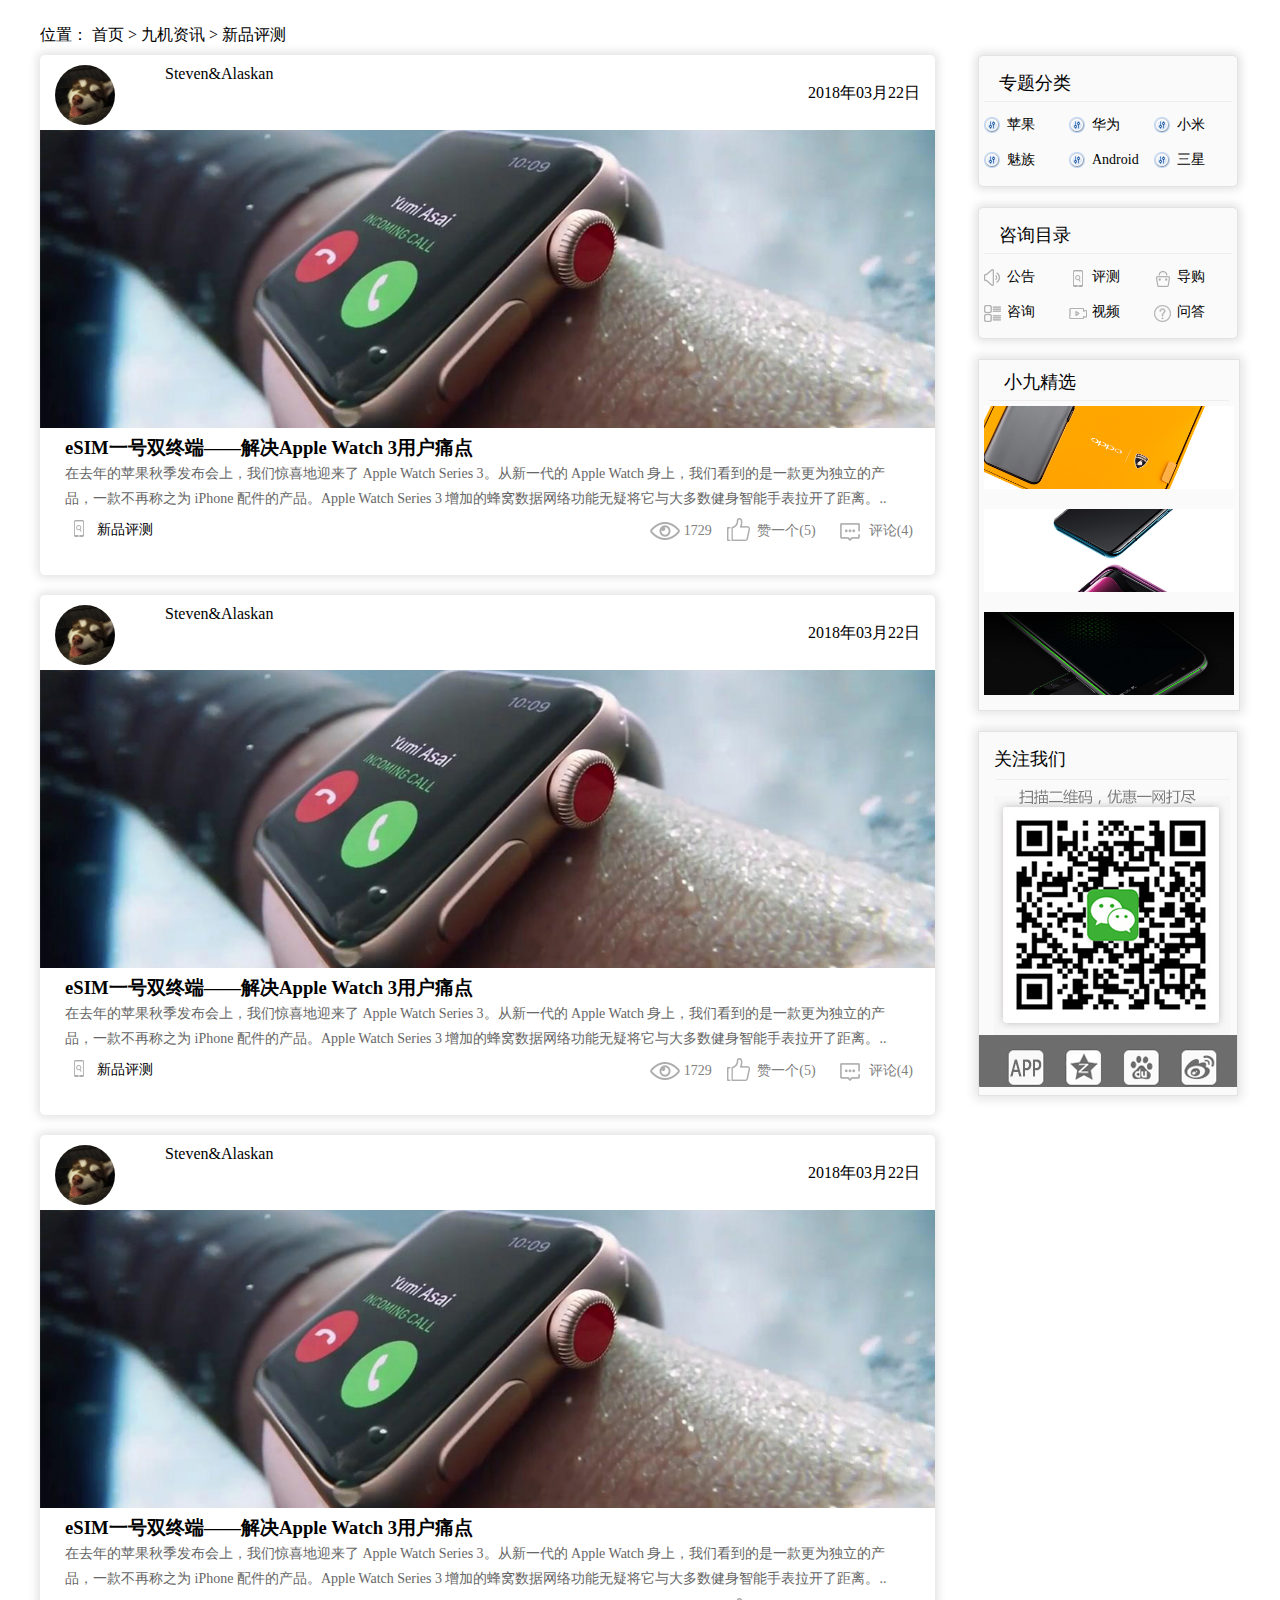
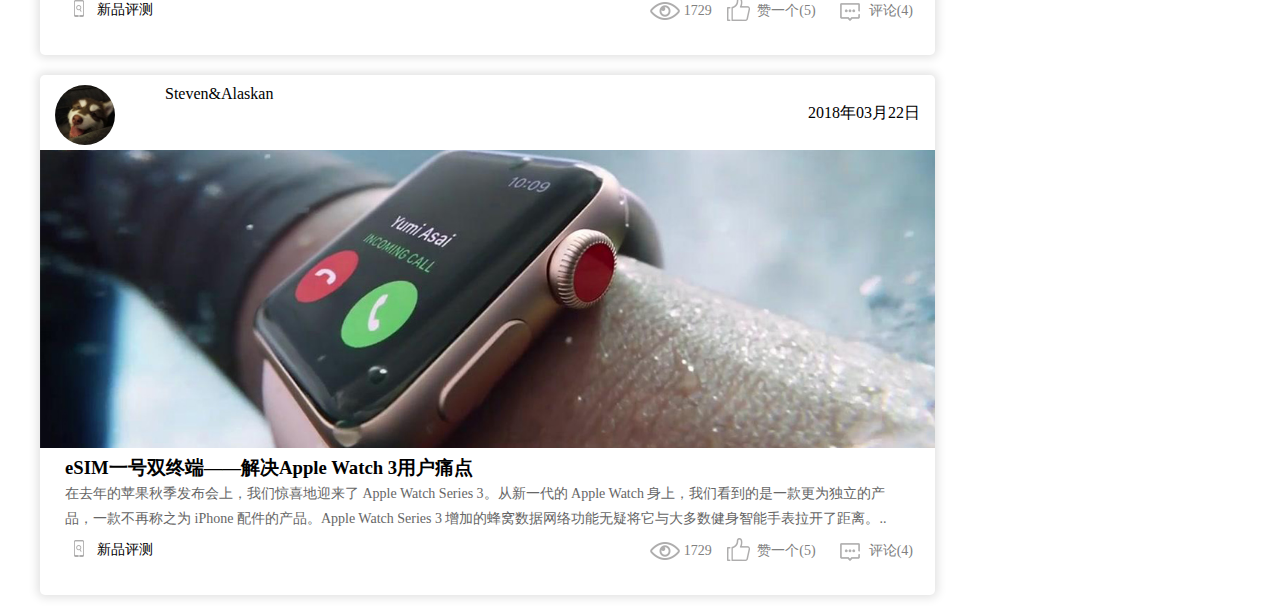
<file: new.html>
<!DOCTYPE html>
<html lang="en">
<head>
    <meta charset="UTF-8">
    <meta name="viewport" content="width=device-width, initial-scale=1.0">
    <meta http-equiv="X-UA-Compatible" content="ie=edge">
    <title>Document</title>
    <script src="js/jquery-1.8.3.min.js"></script>
    <link rel="stylesheet" href="css/new.css">
</head>
<body>
   
    <div class="content">
         <!-- 左侧新品评测开始-->
        <div class="title">
            <span>位置：</span>
            <a href="#">首页</a>
            <span>></span>
            <a href="#">九机资讯</a>
            <span>></span>
            <a href="#">新品评测</a>
        </div>
        <div class="list">
            <ul class="list-left">
                <li class="item">
                    <div class="item-dt clearfix">
                        <img src="images/jt/04.jpg" alt="">
                        <p>
                            <span>Steven&Alaskan</span>
                            <span class="sp">2018年03月22日</span> 
                        </p>
                    </div>
                    <div class="item-img">
                        <img src="images/jt/040.jpg" alt="">
                    </div>
                    <div class="item-dl">   
                        <h3>eSIM一号双终端——解决Apple Watch 3用户痛点</h1>
                        <p>在去年的苹果秋季发布会上，我们惊喜地迎来了 Apple Watch Series 3。从新一代的 Apple Watch 身上，我们看到的是一款更为独立的产品，一款不再称之为 iPhone 配件的产品。Apple Watch Series 3 增加的蜂窝数据网络功能无疑将它与大多数健身智能手表拉开了距离。..</p>
                    </div>
                    <div class="btn">
                        <a href="#" class="left">
                            <i class="pce"></i>
                            新品评测
                        </a>
                        <span>
                            <i class="views"></i>
                            1729
                        </span>
                        <a href="#">
                            <i class="zan">
                                
                            </i>
                            <span>赞一个(5)</span>
                            
                        </a>
                        <a href="#">
                            <i class="com"> </i>
                            <span>评论(4)</span>
                        </a>
                    </div>
                </li>
                <li class="item">
                    <div class="item-dt clearfix">
                        <img src="images/jt/04.jpg" alt="">
                        <p>
                            <span>Steven&Alaskan</span>
                            <span class="sp">2018年03月22日</span> 
                        </p>
                    </div>
                    <div class="item-img">
                        <img src="images/jt/040.jpg" alt="">
                    </div>
                    <div class="item-dl">   
                        <h3>eSIM一号双终端——解决Apple Watch 3用户痛点</h1>
                        <p>在去年的苹果秋季发布会上，我们惊喜地迎来了 Apple Watch Series 3。从新一代的 Apple Watch 身上，我们看到的是一款更为独立的产品，一款不再称之为 iPhone 配件的产品。Apple Watch Series 3 增加的蜂窝数据网络功能无疑将它与大多数健身智能手表拉开了距离。..</p>
                    </div>
                    <div class="btn">
                        <a href="#" class="left">
                            <i class="pce"></i>
                            新品评测
                        </a>
                        <span>
                            <i class="views"></i>
                            1729
                        </span>
                        <a href="#">
                            <i class="zan">
                                
                            </i>
                            <span>赞一个(5)</span>
                            
                        </a>
                        <a href="#">
                            <i class="com"> </i>
                            <span>评论(4)</span>
                        </a>
                    </div>
                </li>
                <li class="item">
                    <div class="item-dt clearfix">
                        <img src="images/jt/04.jpg" alt="">
                        <p>
                            <span>Steven&Alaskan</span>
                            <span class="sp">2018年03月22日</span> 
                        </p>
                    </div>
                    <div class="item-img">
                        <img src="images/jt/040.jpg" alt="">
                    </div>
                    <div class="item-dl">   
                        <h3>eSIM一号双终端——解决Apple Watch 3用户痛点</h1>
                        <p>在去年的苹果秋季发布会上，我们惊喜地迎来了 Apple Watch Series 3。从新一代的 Apple Watch 身上，我们看到的是一款更为独立的产品，一款不再称之为 iPhone 配件的产品。Apple Watch Series 3 增加的蜂窝数据网络功能无疑将它与大多数健身智能手表拉开了距离。..</p>
                    </div>
                    <div class="btn">
                        <a href="#" class="left">
                            <i class="pce"></i>
                            新品评测
                        </a>
                        <span>
                            <i class="views"></i>
                            1729
                        </span>
                        <a href="#">
                            <i class="zan">
                                
                            </i>
                            <span>赞一个(5)</span>
                            
                        </a>
                        <a href="#">
                            <i class="com"> </i>
                            <span>评论(4)</span>
                        </a>
                    </div>
                </li>
                <li class="item">
                    <div class="item-dt clearfix">
                        <img src="images/jt/04.jpg" alt="">
                        <p>
                            <span>Steven&Alaskan</span>
                            <span class="sp">2018年03月22日</span> 
                        </p>
                    </div>
                    <div class="item-img">
                        <img src="images/jt/040.jpg" alt="">
                    </div>
                    <div class="item-dl">   
                        <h3>eSIM一号双终端——解决Apple Watch 3用户痛点</h1>
                        <p>在去年的苹果秋季发布会上，我们惊喜地迎来了 Apple Watch Series 3。从新一代的 Apple Watch 身上，我们看到的是一款更为独立的产品，一款不再称之为 iPhone 配件的产品。Apple Watch Series 3 增加的蜂窝数据网络功能无疑将它与大多数健身智能手表拉开了距离。..</p>
                    </div>
                    <div class="btn">
                        <a href="#" class="left">
                            <i class="pce"></i>
                            新品评测
                        </a>
                        <span>
                            <i class="views"></i>
                            1729
                        </span>
                        <a href="#">
                            <i class="zan">
                                
                            </i>
                            <span>赞一个(5)</span>
                            
                        </a>
                        <a href="#">
                            <i class="com"> </i>
                            <span>评论(4)</span>
                        </a>
                    </div>
                </li>
            </ul>
            <!-- 左侧新品评测结束 -->
            <!-- 右侧专属分类开始 -->
            <div class="list-right">
                <div class="brand-detail">
                    <h2>专题分类</h2>
                    <div class="pro-detail">
                        <ul>
                            <li>
                                <a href="#">
                                    <i></i>
                                    <span>苹果</span>
                                </a>
                            </li>
                            <li>
                                <a href="#">
                                    <i></i>
                                    <span>华为</span>
                                </a>
                            </li>
                            <li>
                                <a href="#">
                                    <i></i>
                                    <span>小米</span>
                                </a>
                            </li>
                            <li>
                                <a href="#">
                                    <i></i>
                                    <span>魅族</span>
                                </a>
                            </li>
                            <li>
                                <a href="#">
                                    <i></i>
                                    <span>Android</span>
                                </a>
                            </li>
                            <li>
                                <a href="#">
                                    <i></i>
                                    <span>三星</span>
                                </a>
                            </li>
                        </ul>
                    </div>
                </div>
                <!-- 右侧专属分类结束 -->
               <!-- 右侧资讯目录开始 -->
                <div class="new-meau">
                    <h2>咨询目录</h2>
                    <ul>
                        <li>
                            <a href="#">
                                <i class="gg"></i>
                                <span>公告</span>
                            </a>
                        </li>
                        <li>
                            <a href="#">
                                <i class="pc"></i>
                                <span>评测</span>
                            </a>
                        </li>
                        <li>
                            <a href="#">
                                <i class="dg"></i>
                                <span>导购</span>
                            </a>
                        </li>
                        <li>
                            <a href="#">
                                <i class="zx"></i>
                                <span>咨询</span>
                            </a>
                        </li>
                        <li>
                            <a href="#">
                                <i class="sp"></i>
                                <span>视频</span>
                            </a>
                        </li>
                        <li>
                            <a href="#">
                                <i class="wd"></i>
                                <span>问答</span>
                            </a>
                        </li>
                    </ul>
                </div>
                <!-- 右侧资讯目录结束-->
               <!-- 右侧小九精选开始-->
                <div class="hot-sider">
                    <h3>小九精选</h3>
                    <div class="hot-img">
                        <a href="#">
                            <i class="lb"></i>
                        </a>
                        <p class="ceng">
                            OPPO Find X 兰博基尼版图赏
                        </p>
                    </div>
                    <div class="hot-img">
                        <a href="#">
                            <i class="qs"></i>
                        </a>
                        <p class="ceng">
                            OPPO Find X 诠释新科技美学
                        </p>
                    </div>
                    <div class="hot-img">
                        <a href="#">
                            <i class="jj"></i>
                        </a>
                        <p class="ceng">
                            为竞技而生，解锁手游黑科技-黑鲨
                        </p>
                    </div>
                </div>
                <!-- 右侧小九精选结束-->
                <!-- 关注我们开始 -->
                <div class="follow-sider">
                    <h3>关注我们</h3>
                    <div class="follow-box"></div>
                </div>
                <!-- 关注我们结束 -->
            </div>
        </div>
    </div>
    <!-- 右侧专属分类结束 -->
</body>
<script src='js/new.js'></script>
</html>
</file>
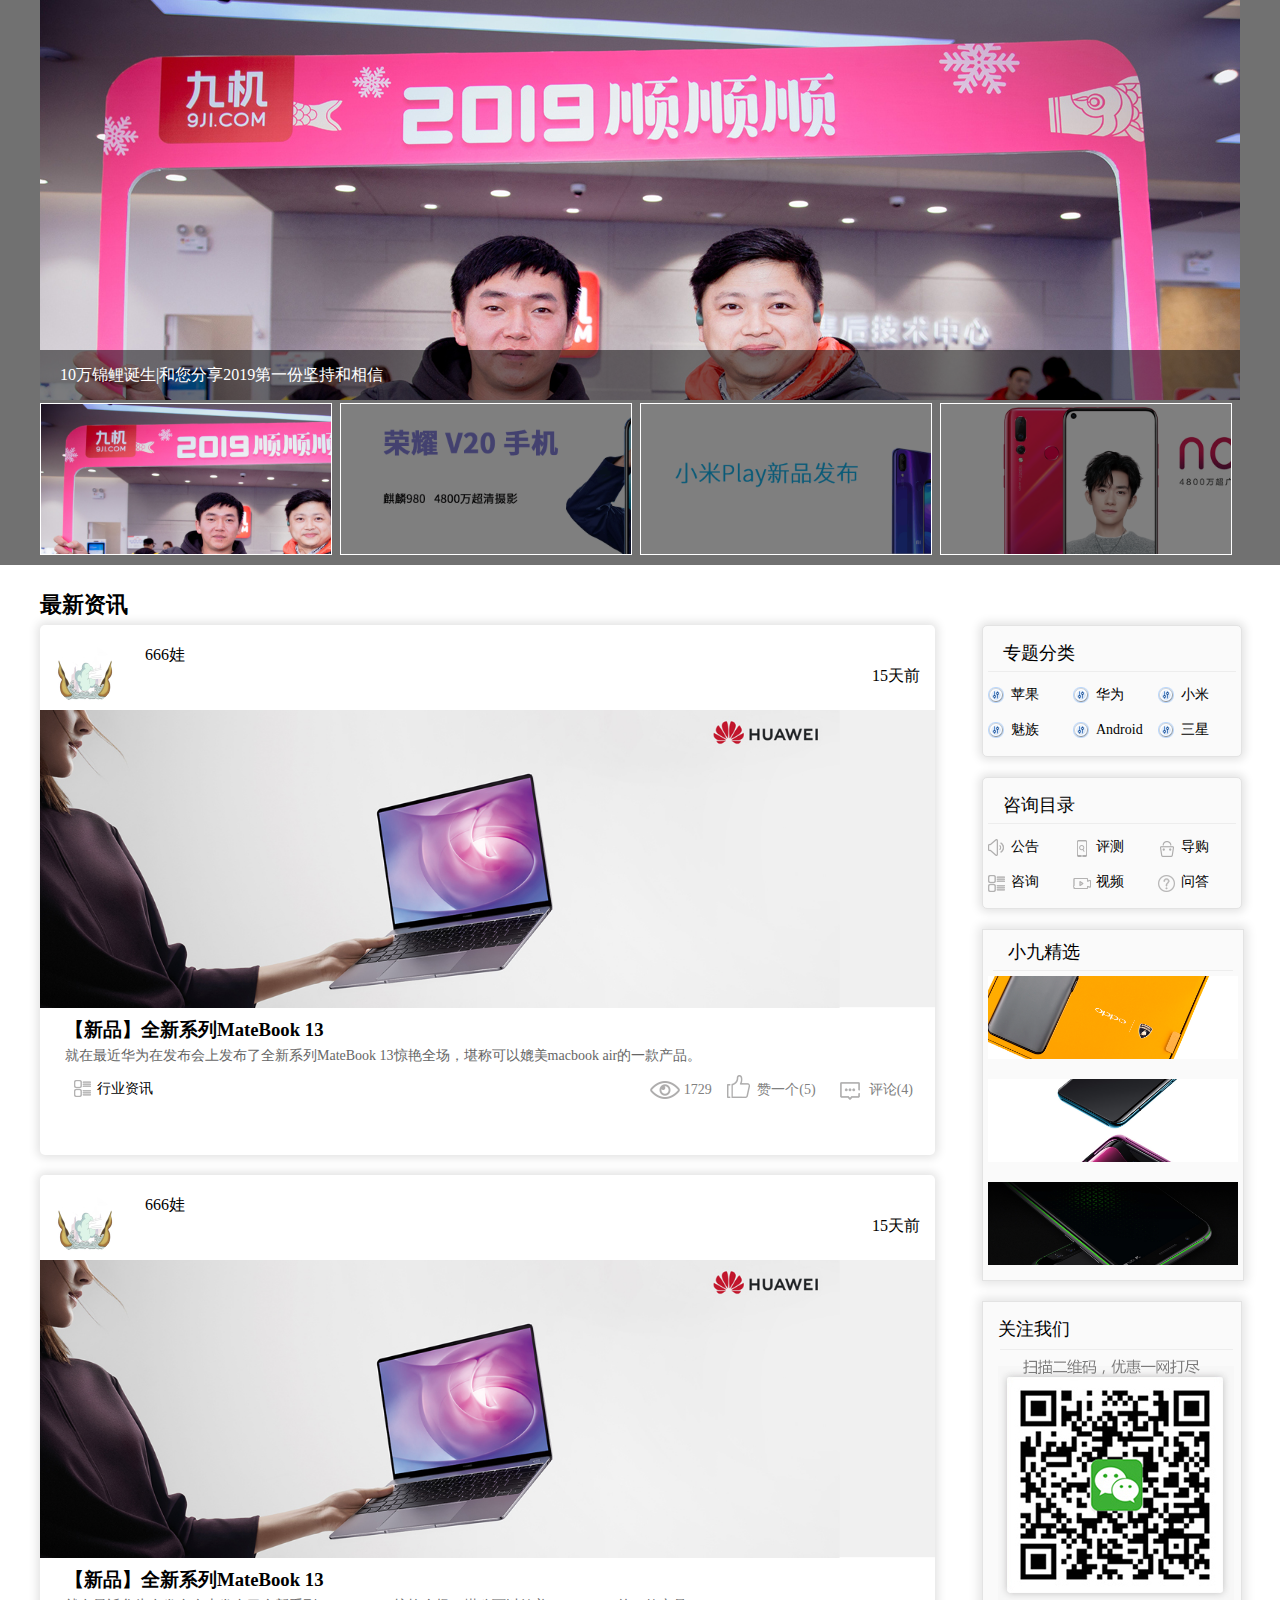
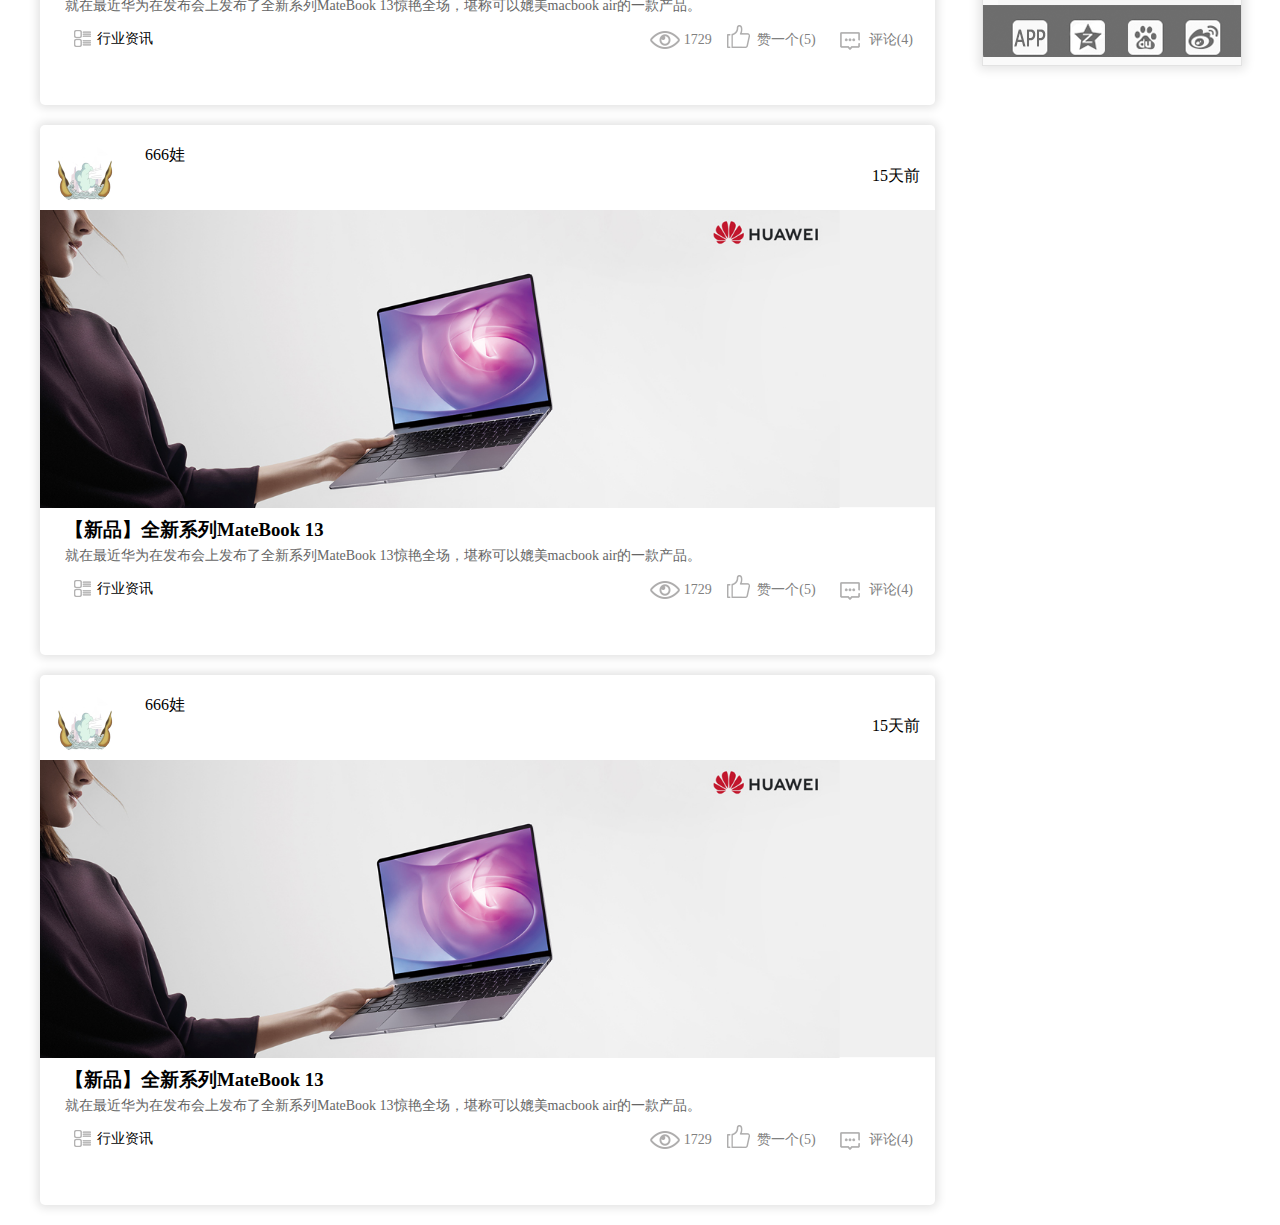
<file: nine.html>
<!DOCTYPE html>
<html lang="en">
<head>
    <meta charset="UTF-8">
    <meta name="viewport" content="width=device-width, initial-scale=1.0">
    <meta http-equiv="X-UA-Compatible" content="ie=edge">
    <script src="js/jquery-1.8.3.min.js"></script>
    <link rel="stylesheet" href="css/nine.css">
    <title>Document</title>
</head>
<body>
    <!-- 九机头条开始 -->
    <div class="box-wrapper">
        <!-- 轮播图开始 -->
        <div class="wrapper ">
            <ul class="img-banner-box ">
                <li class="img-banner-big-img">
                    <a href="#">
                        <img src="images/jt/023.jpg" alt="">
                    </a>
                    <p>10万锦鲤诞生|和您分享2019第一份坚持和相信</p>
                </li>
                <li class="img-banner-big-img">
                    <a href="#">
                        <img src="images/jt/024.png" alt="">
                    </a>
                    <p>荣耀V20新品发布，2999起售！</p>
                </li>
                <li class="img-banner-big-img">
                    <a href="#">
                        <img src="images/jt/022.png" alt="">
                    </a>
                    <p>小米Play新品发布，自带流量，1099元起售！</p>
                </li>
                <li class="img-banner-big-img">
                    <a href="#">
                        <img src="images/jt/021.png" alt="">
                    </a>
                    <p>3099元起，华为nova4发布！</p>
                </li>
                
            </ul>
            <div class="img-banner-left"></div>
            <div class="img-banner-right"></div>
           
            <!-- 轮播图鼠标移动事件开始 -->
            <div class="img-banner-small-img">
                <ul class="img-banner-small-box clearfix">
                    <li>
                        <a href="#">
                            <img src="images/jt/023.jpg" alt="">
                        </a>
                        <span class="img-banner-sp"></span>
                    </li>
                    <li>
                        <a href="#">
                            <img src="images/jt/024.png" alt="">
                        </a>
                        <span class="img-banner-sp"></span>
                    </li>
                    <li>
                        <a href="#">
                            <img src="images/jt/022.png" alt="">
                        </a>
                        <span class="img-banner-sp"></span>
                    </li>
                    <li>
                        <a href="#">
                            <img src="images/jt/021.png" alt="">
                        </a>
                        <span class="img-banner-sp"></span>
                    </li>
                </ul>
            </div>
            <!-- 轮播图鼠标移动事件结束 -->
        </div>
    </div> 
    <!-- 轮播图结束 -->
    <!-- 最新资讯开始 -->
    <div class="content">
       <div class="title">
           <h3><b>最新资讯</b></h3>
           
       </div>
       <div class="list">
           <ul class="list-left">
               <li class="item">
                   <div class="item-dt clearfix">
                       <img src="images/jt/01.jpg" alt="">
                       <p>
                           <span>666娃</span>
                           <span class="sp">15天前</span> 
                       </p>
                   </div>
                   <div class="item-img">
                       <img src="images/jt/053.jpg" alt="">
                   </div>
                   <div class="item-bottom">
                        <div class="item-dl">   
                            <h3>【新品】全新系列MateBook 13</h1>
                            <p>就在最近华为在发布会上发布了全新系列MateBook 13惊艳全场，堪称可以媲美macbook air的一款产品。</p>
                        </div>
                        <div class="btn">
                            <a href="#" class="left">
                                <i class="pce"></i>
                                行业资讯
                            </a>
                            <span>
                                <i class="views"></i>
                                1729
                            </span>
                            <a href="#">
                                <i class="zan">
                                </i>
                                <span>赞一个(5)</span>
                            </a>
                            <a href="#">
                                <i class="com"> </i>
                                <span>评论(4)</span>
                            </a>
                        </div>
                   </div>
               </li>
               <li class="item">
                <div class="item-dt clearfix">
                    <img src="images/jt/01.jpg" alt="">
                    <p>
                        <span>666娃</span>
                        <span class="sp">15天前</span> 
                    </p>
                </div>
                <div class="item-img">
                    <img src="images/jt/053.jpg" alt="">
                </div>
                <div class="item-bottom">
                     <div class="item-dl">   
                         <h3>【新品】全新系列MateBook 13</h1>
                         <p>就在最近华为在发布会上发布了全新系列MateBook 13惊艳全场，堪称可以媲美macbook air的一款产品。</p>
                     </div>
                     <div class="btn">
                         <a href="#" class="left">
                             <i class="pce"></i>
                             行业资讯
                         </a>
                         <span>
                             <i class="views"></i>
                             1729
                         </span>
                         <a href="#">
                             <i class="zan">
                             </i>
                             <span>赞一个(5)</span>
                         </a>
                         <a href="#">
                             <i class="com"> </i>
                             <span>评论(4)</span>
                         </a>
                     </div>
                </div>
               </li>
               <li class="item">
                <div class="item-dt clearfix">
                    <img src="images/jt/01.jpg" alt="">
                    <p>
                        <span>666娃</span>
                        <span class="sp">15天前</span> 
                    </p>
                </div>
                <div class="item-img">
                    <img src="images/jt/053.jpg" alt="">
                </div>
                <div class="item-bottom">
                     <div class="item-dl">   
                         <h3>【新品】全新系列MateBook 13</h1>
                         <p>就在最近华为在发布会上发布了全新系列MateBook 13惊艳全场，堪称可以媲美macbook air的一款产品。</p>
                     </div>
                     <div class="btn">
                         <a href="#" class="left">
                             <i class="pce"></i>
                             行业资讯
                         </a>
                         <span>
                             <i class="views"></i>
                             1729
                         </span>
                         <a href="#">
                             <i class="zan">
                             </i>
                             <span>赞一个(5)</span>
                         </a>
                         <a href="#">
                             <i class="com"> </i>
                             <span>评论(4)</span>
                         </a>
                     </div>
                </div>
            </li>
            <li class="item">
             <div class="item-dt clearfix">
                 <img src="images/jt/01.jpg" alt="">
                 <p>
                     <span>666娃</span>
                     <span class="sp">15天前</span> 
                 </p>
             </div>
             <div class="item-img">
                 <img src="images/jt/053.jpg" alt="">
             </div>
             <div class="item-bottom">
                  <div class="item-dl">   
                      <h3>【新品】全新系列MateBook 13</h1>
                      <p>就在最近华为在发布会上发布了全新系列MateBook 13惊艳全场，堪称可以媲美macbook air的一款产品。</p>
                  </div>
                  <div class="btn">
                      <a href="#" class="left">
                          <i class="pce"></i>
                          行业资讯
                      </a>
                      <span>
                          <i class="views"></i>
                          1729
                      </span>
                      <a href="#">
                          <i class="zan">
                          </i>
                          <span>赞一个(5)</span>
                      </a>
                      <a href="#">
                          <i class="com"> </i>
                          <span>评论(4)</span>
                      </a>
                  </div>
             </div>
            </li>
           </ul>
           <!-- 最新资讯结束 -->
           <!-- 右侧专属分类开始 -->
           <div class="list-right">
               <div class="brand-detail">
                   <h2>专题分类</h2>
                   <div class="pro-detail">
                       <ul>
                           <li>
                               <a href="#">
                                   <i></i>
                                   <span>苹果</span>
                               </a>
                           </li>
                           <li>
                               <a href="#">
                                   <i></i>
                                   <span>华为</span>
                               </a>
                           </li>
                           <li>
                               <a href="#">
                                   <i></i>
                                   <span>小米</span>
                               </a>
                           </li>
                           <li>
                               <a href="#">
                                   <i></i>
                                   <span>魅族</span>
                               </a>
                           </li>
                           <li>
                               <a href="#">
                                   <i></i>
                                   <span>Android</span>
                               </a>
                           </li>
                           <li>
                               <a href="#">
                                   <i></i>
                                   <span>三星</span>
                               </a>
                           </li>
                       </ul>
                   </div>
               </div>
               <!-- 右侧专属分类结束 -->
               <!-- 右侧资讯目录开始 -->
               <div class="new-meau">
                   <h2>咨询目录</h2>
                   <ul>
                       <li>
                           <a href="#">
                               <i class="gg"></i>
                               <span>公告</span>
                           </a>
                       </li>
                       <li>
                           <a href="#">
                               <i class="pc"></i>
                               <span>评测</span>
                           </a>
                       </li>
                       <li>
                           <a href="#">
                               <i class="dg"></i>
                               <span>导购</span>
                           </a>
                       </li>
                       <li>
                           <a href="#">
                               <i class="zx"></i>
                               <span>咨询</span>
                           </a>
                       </li>
                       <li>
                           <a href="#">
                               <i class="sp"></i>
                               <span>视频</span>
                           </a>
                       </li>
                       <li>
                           <a href="#">
                               <i class="wd"></i>
                               <span>问答</span>
                           </a>
                       </li>
                   </ul>
               </div>
               <!-- 右侧资讯目录结束-->
               <!-- 右侧小九精选开始-->
               <div class="hot-sider">
                   <h3>小九精选</h3>
                   <div class="hot-img">
                       <a href="#">
                           <i class="lb"></i>
                       </a>
                       <p class="ceng">
                           OPPO Find X 兰博基尼版图赏
                       </p>
                   </div>
                   <div class="hot-img">
                       <a href="#">
                           <i class="qs"></i>
                       </a>
                       <p class="ceng">
                           OPPO Find X 诠释新科技美学
                       </p>
                   </div>
                   <div class="hot-img">
                       <a href="#">
                           <i class="jj"></i>
                       </a>
                       <p class="ceng">
                           为竞技而生，解锁手游黑科技-黑鲨
                       </p>
                   </div>
               </div>
               <!-- 右侧小九精选结束-->
               <!-- 关注我们开始 -->
               <div class="follow-sider">
                   <h3>关注我们</h3>
                   <div class="follow-box"></div>
               </div>
               <!-- 关注我们结束 -->
           </div>
       </div>
   </div>
   <!-- 右侧专属分类结束 -->
</body>
<script src='js/nine.js'></script>
</html>
</file>
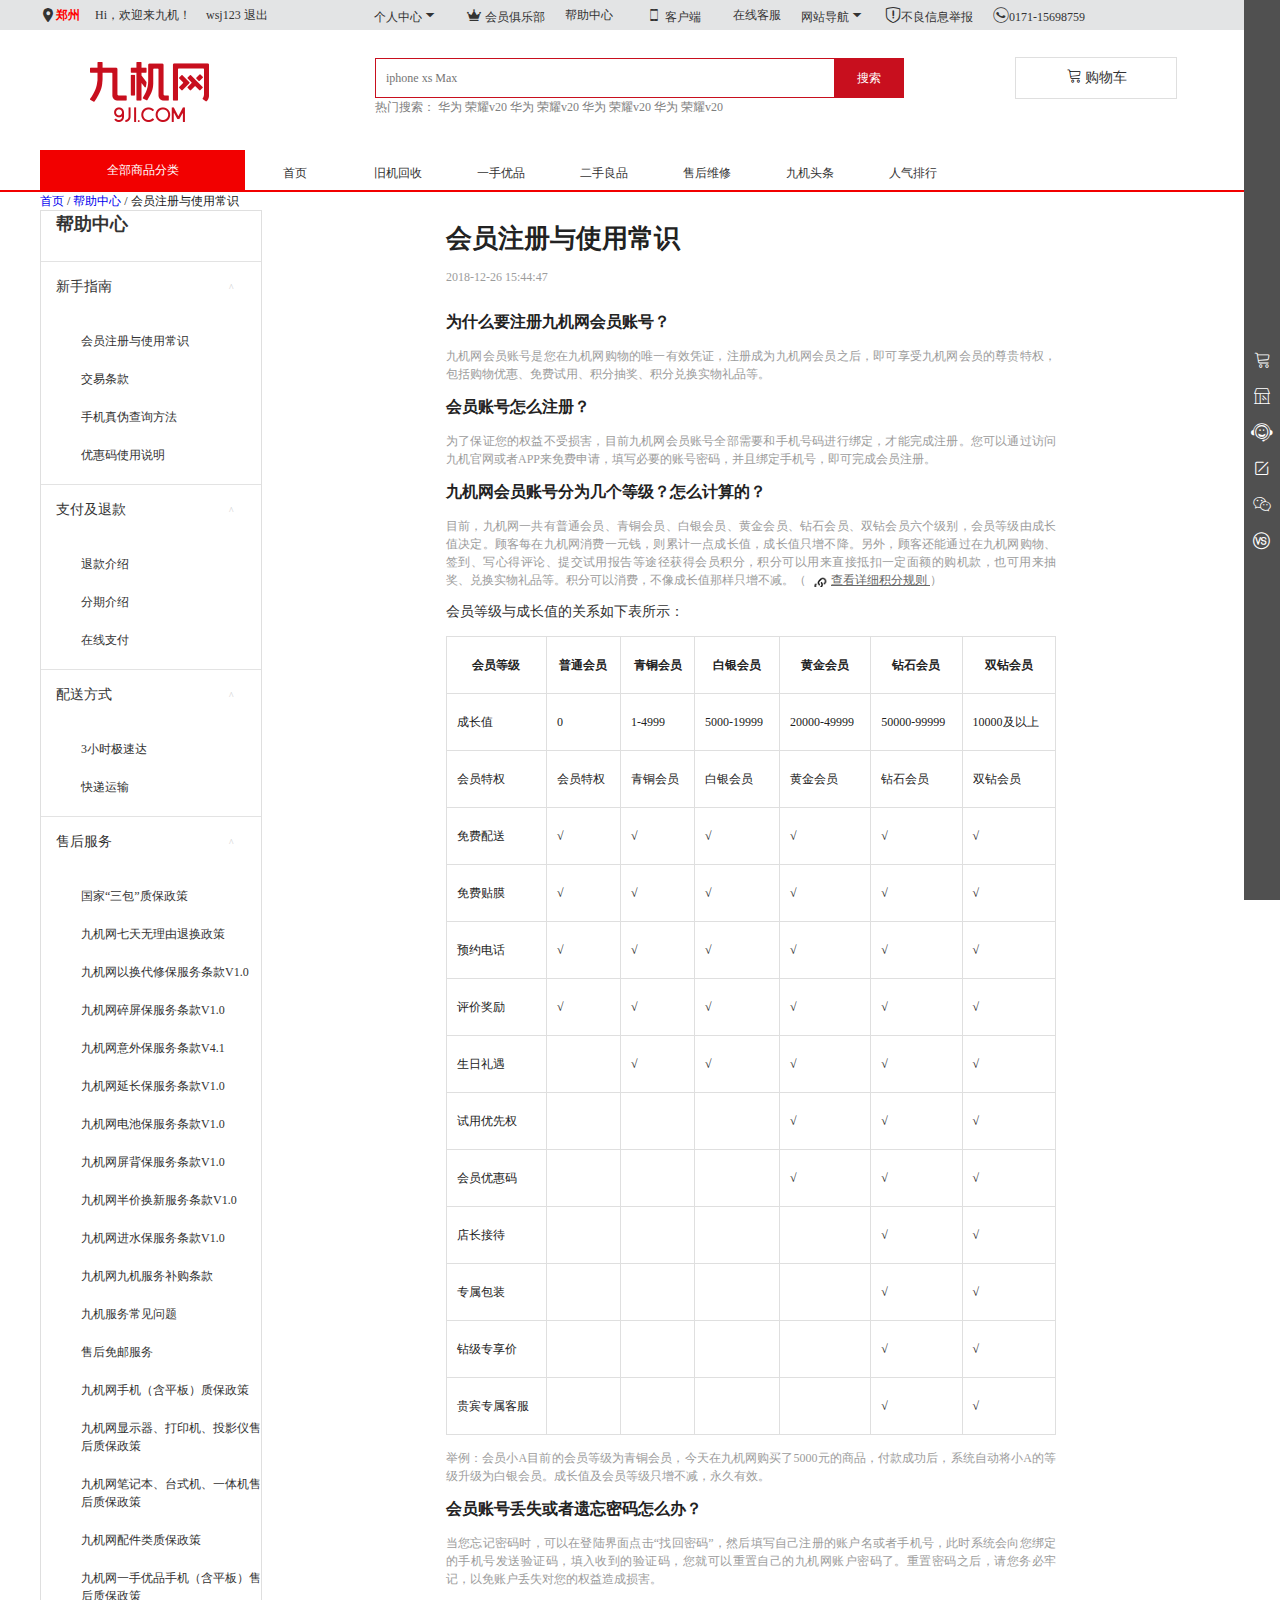
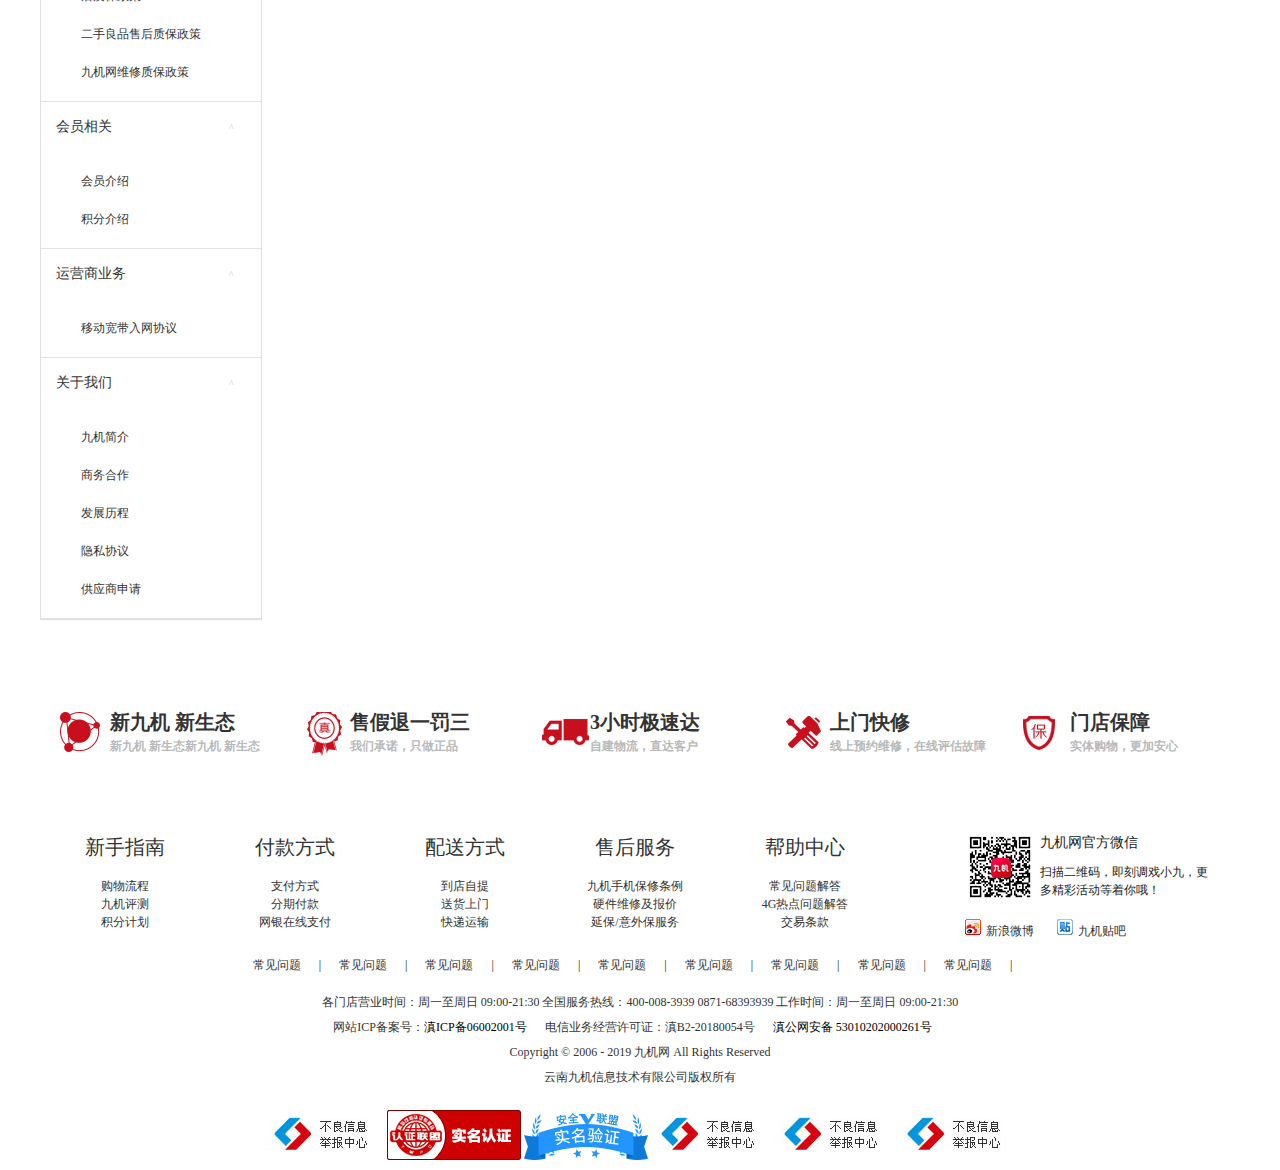
<file: novice.html>
<!DOCTYPE html>
<html lang="en">

<head>
    <meta charset="UTF-8">
    <meta name="viewport" content="width=device-width, initial-scale=1.0">
    <meta http-equiv="X-UA-Compatible" content="ie=edge">
    <title>Document</title>
    <link rel="stylesheet" href="css/novice.css">
    <link rel="stylesheet" href="css/index1-header-bottom.css">
    <link rel="stylesheet" href="css/commodity.css">
    <link rel="stylesheet" href="css/iconfont.css">
    <link rel="stylesheet" href="css/smallCar.css">
    <script src="js/jquery-1.8.3.min.js"></script>
    <link rel="stylesheet" href="css/jquery.area.css">
    <link rel="stylesheet" href="css/mate20.css">
</head>

<body>
    <!-- 头部开始 -->
    <div class="allheader">
        <div class="gheader">
            <div class="header-top">
                <div class="fl site">
                    <!-- 地址 -->
                    <div class="areaSelector">
                        <i class="iconfont icon-dizhi fl"></i>
                        <h3 class="address fl">郑州</h3>
                        <div class="area">
                            <!-- 这里的地址信息是动态读取的 -->
                        </div>
                    </div>

                    <script>
                        $(function () {
                            $('.area').area();
                        })
                    </script>
                    <!-- 地址结束 -->
                </div>
                <div class="site-choose">

                </div>
                <div class="fl welcom">
                    <span>Hi，欢迎来九机！</span>
                </div>
                <div class="fl glogin">
                    <a href="login.html" class="lo">登陆</a> <a href="reg.html" class="zhu">注册</a>
                </div>
                <div class="fl header-menu popup">
                    <a href="">个人中心<i class="iconfont icon-triangle-down"></i> </a>
                </div>
                <div class="perCenter perCenter1">
                    <a href="">
                        <h4>我的订单</h4>
                    </a>
                    <a href="">
                        <h4>我的积分</h4>
                    </a>
                    <a href="">
                        <h4>我的试用</h4>
                    </a>
                    <a href="">
                        <h4>我的收藏</h4>
                    </a>
                    <a href="">
                        <h4>我的咨询</h4>
                    </a>
                    <a href="">
                        <h4>我的优惠券</h4>
                    </a>
                    <a href="">
                        <h4>报修/退换货</h4>
                    </a>
                </div>
                <div class="fl header-menu">
                    <a href="">
                        <i class="iconfont icon-huiyuan"></i> 会员俱乐部
                    </a>
                </div>
                <div class="fl header-menu">
                    <a href="">帮助中心</a>
                </div>
                <div class="fl header-menu popup client">
                    <a href="">
                        <i class="iconfont icon-shouji"></i> 客户端
                    </a>
                </div>
                <div class="client-down">
                    <ul>
                        <li>
                            <a href=""><img src="images/index-header/appdown.png" alt=""></a>
                            <h1>扫描二维码</h1>
                        </li>
                        <li>
                            <p><a href="">android </a></p>
                            <p><a href="">iphone </a></p>
                            <p><a href="">触屏版 </a></p>
                        </li>
                    </ul>
                </div>

                <div class="fl header-menu">
                    <a href="">在线客服</a>
                </div>
                <div class="fl header-menu gnav">
                    <a href="">网站导航<i class="iconfont icon-triangle-down"></i></a>
                </div>
                <div class="gnav-list">
                    <div class="list">
                        <h1>九机特色</h1>
                        <ul class="fl">
                            <li>附近门店</li>
                            <li>免费贴膜</li>
                            <li>预约维修</li>
                            <li>九机小店</li>
                        </ul>
                        <ul class="fl">
                            <li>一手优品</li>
                            <li>旧机回收</li>
                            <li>预约快修</li>
                        </ul>
                    </div>
                    <!-- 第二列 -->
                    <div class="list">
                        <h1>服务集市</h1>
                        <ul class="fl">
                            <li>在线支付</li>
                            <li>品牌专区</li>
                            <li>帮助中心</li>
                            <li>会员俱乐部</li>
                        </ul>
                        <ul class="fl">
                            <li>话费充值</li>
                            <li>试用中心</li>
                            <li>九机服务</li>
                        </ul>
                    </div>
                    <!-- 第三列 -->
                    <div class="list">
                        <h1>招商合作</h1>
                        <ul class="fl">
                            <li>供应商申请</li>
                            <li>九机百科</li>

                        </ul>
                        <ul class="fl">
                            <li>IT服务</li>

                        </ul>
                    </div>
                    <!-- 第四列 -->
                    <div class="list">
                        <h1>更多精选</h1>
                        <ul class="fl">
                            <li>九机头条</li>

                        </ul>
                        <ul class="fl">
                            <li>人才招聘</li>

                        </ul>
                    </div>
                    <!-- 第五列 -->
                    <div class="list">
                        <h1>产品选择</h1>
                        <ul class="fl">
                            <li>手机</li>
                            <li>电脑周边</li>
                            <li>智能产品</li>

                        </ul>
                        <ul class="fl">
                            <li>手机配件</li>
                            <li>耳机音响</li>
                            <li>笔记本/电脑</li>

                        </ul>
                    </div>
                </div>
                <div class="fl header-menu">
                    <a href="">
                        <i class="iconfont icon-jubao"></i>不良信息举报
                    </a>
                </div>
                <div class="fl header-menu number">
                    <a href="">
                        <i class="iconfont icon-dianhua-copy"></i>0171-15698759
                    </a>
                </div>
                <div class="gCall">
                    <h1>输入手机号码并免费拨打：</h1>
                    <input type="text" class="phone-num">
                    <input type="submit" class="callbtn" value="拨打">
                </div>
            </div>
        </div>
        <!-- logo  搜索  购物车按钮 -->
        <div class="header-search">
            <div class="header-logo fl"></div>
            <div class="seach-cent fl">
                <input type="text" class="gseach" placeholder="iphone xs Max">
                <input type="submit" value="搜索" class="seach-btn">
                <ul class="SearchRes">
                </ul>
                <div class="hot-words">
                    <span> 热门搜索：</span>
                    <span> 华为</span>
                    <span> 荣耀v20</span>
                    <span> 华为</span>
                    <span> 荣耀v20</span>
                    <span> 华为</span>
                    <span> 荣耀v20</span>
                    <span> 华为</span>
                    <span> 荣耀v20</span>
                </div>

            </div>
            <div class="shop-cart fl">
                <i class="iconfont icon-tubiaozhizuomoban"></i>
                <a href="shopCar.html"> 购物车</a>
                <!-- <span>0</span> -->
            </div>
        </div>

        <!-- 一级菜单 -->
        <div class="level-menu">
            <div class="allproduct fl">
                <span> 全部商品分类</span>
            </div>
            <div class="level-menu-superior fl">
                <a href="index.html">
                    <span>首页</span>
                </a>
                <a href="trial.html">
                    <span>旧机回收</span>
                </a>
                <a href="superProdect.html">
                    <span>一手优品</span>
                </a>
                <a href="used.html">
                    <span>二手良品</span>
                </a>
                <a href="sale.html">
                    <span>售后维修</span>
                </a>
                <a href="nine.php">
                    <span>九机头条</span>
                </a>
                <a href="human.html">
                    <span>人气排行</span>
                </a>
            </div>
        </div>
        <!-- 头部结束 -->
    </div>
    <div class="line">
    </div>
    <div class="clear"></div>
    <div class="clear"></div>




    <div class="wrapper">
        <div class="novice">
            <i class="nov1"></i>
            <a href="#">首页</a>
            <i class="nov2">/</i>
            <a href="#">帮助中心</a>
            <i class="nov2">/</i>
            <span>会员注册与使用常识</span>
        </div>
        <div class="guide">
            <div class="guide-nav">
                <h2 class="title">帮助中心</h2>
                <dl class="cur len-r">
                    <dt class="pointer">
                        <span>新手指南</span>
                        <i>^</i>
                    </dt>
                    <dd class="data">
                        <a href="#" class="item1">
                            会员注册与使用常识
                        </a>
                        <a href="#" class="item2">
                            交易条款
                        </a>
                        <a href="#" class="item3">
                            手机真伪查询方法
                        </a>
                        <a href="#" class="item4">
                            优惠码使用说明
                        </a>
                    </dd>
                </dl>
                <dl class="cur len-r">
                    <dt class="pointer">
                        <span>支付及退款</span>
                        <i>^</i>
                    </dt>
                    <dd class="data">
                        <a href="#" class="item11">
                            退款介绍
                        </a>
                        <a href="#" class="item21">
                            分期介绍
                        </a>
                        <a href="#" class="item31">
                            在线支付
                        </a>
                    </dd>
                </dl>
                <dl class="cur len-r">
                    <dt class="pointer">
                        <span>配送方式</span>
                        <i>^</i>
                    </dt>
                    <dd class="data">
                        <a href="#" class="item12">
                            3小时极速达
                        </a>
                        <a href="#" class="item22">
                            快递运输
                        </a>
                    </dd>
                </dl>
                <dl class="cur len-r">
                    <dt class="pointer">
                        <span>售后服务</span>
                        <i>^</i>
                    </dt>
                    <dd class="data">
                        <a href="#" class="item13">
                            国家“三包”质保政策
                        </a>
                        <a href="#" class="item23">
                            九机网七天无理由退换政策
                        </a>
                        <a href="#" class="bor-20">九机网以换代修保服务条款V1.0</a>
                        <a href="#" class="item43">
                            九机网碎屏保服务条款V1.0
                        </a>
                        <a href="#" class="item53">
                            九机网意外保服务条款V4.1
                        </a>
                        <a href="#" class="item63">
                            九机网延长保服务条款V1.0
                        </a>
                        <a href="#" class="item73">
                            <span class="de3">九机网电池保服务条款V1.0
                        </a>
                        <a href="#" class="item83">
                            九机网屏背保服务条款V1.0
                        </a>
                        <a href="#" class="item93">
                            九机网半价换新服务条款V1.0
                        </a>
                        <a href="#" class="item113">
                            九机网进水保服务条款V1.0
                        </a>
                        <a href="#" class="item123">
                            九机网九机服务补购条款
                        </a>
                        <a href="#" class="item133">
                            九机服务常见问题
                        </a>
                        <a href="#" class="item143">
                            售后免邮服务
                        </a>
                        <a href="#" class="item153">
                            九机网手机（含平板）质保政策
                        </a>
                        <a href="#" class="bor-20">
                            九机网显示器、打印机、投影仪售后质保政策
                        </a>
                        <a href="#" class="bor-20">
                            九机网笔记本、台式机、一体机售后质保政策
                        </a>
                        <a href="#" class="item183">
                            九机网配件类质保政策
                        </a>
                        <a href="#" class="bor-20">
                            九机网一手优品手机（含平板）售后质保政策
                        </a>
                        <a href="#" class="item213">
                            二手良品售后质保政策
                        </a>
                        <a href="#" class="item223">九机网维修质保政策</a>
                    </dd>
                </dl>
                <dl class="cur len-r">
                    <dt class="pointer">
                        <span>会员相关</span>
                        <i>^</i>
                    </dt>
                    <dd class="data">
                        <a href="#" class="item14">
                            会员介绍</span>
                        </a>
                        <a href="#" class="item24">
                            积分介绍</span>
                        </a>
                    </dd>
                </dl>
                <dl class="cur len-r">
                    <dt class="pointer">
                        <span>运营商业务</span>
                        <i>^</i>
                    </dt>
                    <dd class="data">
                        <a href="#" class="item15">
                            移动宽带入网协议
                        </a>
                    </dd>
                </dl>
                <dl class="cur len-r">
                    <dt class="pointer">
                        <span>关于我们</span>
                        <i>^</i>
                    </dt>
                    <dd class="data">
                        <a href="#" class="item16">
                            九机简介
                        </a>
                        <a href="#" class="item26">
                            商务合作
                        </a>
                        <a href="#" class="item36">
                            发展历程
                        </a>
                        <a href="#" class="item46">
                            隐私协议
                        </a>
                        <a href="#" class="item56">
                            供应商申请
                        </a>
                    </dd>
                </dl>
            </div>
            <div class="guide-content">
                <div class="guide-center">
                    <div class="topp">
                        <h1>会员注册与使用常识</h1>
                        <p>2018-12-26 15:44:47</p>
                    </div>
                    <div class="cen">
                        <h3>为什么要注册九机网会员账号？</h3>
                        <p>九机网会员账号是您在九机网购物的唯一有效凭证，注册成为九机网会员之后，即可享受九机网会员的尊贵特权，包括购物优惠、免费试用、积分抽奖、积分兑换实物礼品等。</p>
                        <h3>会员账号怎么注册？</h3>
                        <p>为了保证您的权益不受损害，目前九机网会员账号全部需要和手机号码进行绑定，才能完成注册。您可以通过访问九机官网或者APP来免费申请，填写必要的账号密码，并且绑定手机号，即可完成会员注册。</p>
                        <h3>九机网会员账号分为几个等级？怎么计算的？</h3>
                        <p>目前，九机网一共有普通会员、青铜会员、白银会员、黄金会员、钻石会员、双钻会员六个级别，会员等级由成长值决定。顾客每在九机网消费一元钱，则累计一点成长值，成长值只增不降。另外，顾客还能通过在九机网购物、签到、写心得评论、提交试用报告等途径获得会员积分，积分可以用来直接抵扣一定面额的购机款，也可用来抽奖、兑换实物礼品等。积分可以消费，不像成长值那样只增不减。（
                            <a href="#">
                                <u>查看详细积分规则</u>
                            </a>
                            <span>）</span>
                        </p>
                        <p>会员等级与成长值的关系如下表所示：</p>
                        <table class="quill-table">
                            <thead>
                                <tr>
                                    <th>会员等级</th>
                                    <th>普通会员</th>
                                    <th>青铜会员</th>
                                    <th>白银会员</th>
                                    <th>黄金会员</th>
                                    <th>钻石会员</th>
                                    <th>双钻会员</th>
                                </tr>
                            </thead>
                            <tbody>
                                <tr>
                                    <td>成长值</td>
                                    <td>0</td>
                                    <td>1-4999</td>
                                    <td>5000-19999</td>
                                    <td>20000-49999</td>
                                    <td>50000-99999</td>
                                    <td>10000及以上</td>
                                </tr>
                                <tr>
                                    <td>会员特权</td>
                                    <td>会员特权</td>
                                    <td>青铜会员</td>
                                    <td>白银会员</td>
                                    <td>黄金会员</td>
                                    <td>钻石会员</td>
                                    <td>双钻会员</td>
                                </tr>
                                <tr>
                                    <td>免费配送</td>
                                    <td> √</td>
                                    <td> √</td>
                                    <td> √</td>
                                    <td> √</td>
                                    <td> √</td>
                                    <td> √</td>
                                </tr>
                                <tr>
                                    <td>免费贴膜</td>
                                    <td> √</td>
                                    <td> √</td>
                                    <td> √</td>
                                    <td> √</td>
                                    <td> √</td>
                                    <td> √</td>
                                </tr>
                                <tr>
                                    <td>预约电话</td>
                                    <td> √</td>
                                    <td> √</td>
                                    <td> √</td>
                                    <td> √</td>
                                    <td> √</td>
                                    <td> √</td>
                                </tr>
                                <tr>
                                    <td>评价奖励</td>
                                    <td> √</td>
                                    <td> √</td>
                                    <td> √</td>
                                    <td> √</td>
                                    <td> √</td>
                                    <td> √</td>
                                </tr>
                                <tr>
                                    <td>生日礼遇</td>
                                    <td></td>
                                    <td> √</td>
                                    <td> √</td>
                                    <td> √</td>
                                    <td> √</td>
                                    <td> √</td>
                                </tr>
                                <tr>
                                    <td>试用优先权</td>
                                    <td></td>
                                    <td></td>
                                    <td></td>
                                    <td> √</td>
                                    <td> √</td>
                                    <td> √</td>
                                </tr>
                                <tr>
                                    <td>会员优惠码</td>
                                    <td></td>
                                    <td></td>
                                    <td></td>
                                    <td> √</td>
                                    <td> √</td>
                                    <td> √</td>
                                </tr>
                                <tr>
                                    <td>店长接待</td>
                                    <td></td>
                                    <td></td>
                                    <td></td>
                                    <td></td>
                                    <td> √</td>
                                    <td> √</td>
                                </tr>
                                <tr>
                                    <td>专属包装</td>
                                    <td></td>
                                    <td></td>
                                    <td></td>
                                    <td></td>
                                    <td> √</td>
                                    <td> √</td>
                                </tr>
                                <tr>
                                    <td>钻级专享价</td>
                                    <td></td>
                                    <td></td>
                                    <td></td>
                                    <td></td>
                                    <td> √</td>
                                    <td> √</td>
                                </tr>
                                <tr>
                                    <td>贵宾专属客服</td>
                                    <td></td>
                                    <td></td>
                                    <td></td>
                                    <td></td>
                                    <td> √</td>
                                    <td> √</td>
                                </tr>
                            </tbody>
                        </table>
                        <p>举例：会员小A目前的会员等级为青铜会员，今天在九机网购买了5000元的商品，付款成功后，系统自动将小A的等级升级为白银会员。成长值及会员等级只增不减，永久有效。</p>
                        <h3>会员账号丢失或者遗忘密码怎么办？</h3>
                        <p>当您忘记密码时，可以在登陆界面点击“找回密码”，然后填写自己注册的账户名或者手机号，此时系统会向您绑定的手机号发送验证码，填入收到的验证码，您就可以重置自己的九机网账户密码了。重置密码之后，请您务必牢记，以免账户丢失对您的权益造成损害。</p>
                    </div>
                </div>
            </div>
        </div>
    </div>


    <!-- 尾部开始 -->
    <div class="allfooter">
        <!-- 页脚 -->
        <div class="gfooter">
            <div class="promise">
                <a href="">
                    <dl>
                        <dt class="icon p0"></dt>
                        <dd>
                            <h2>新九机 新生态</h2>
                            <h5>新九机 新生态新九机 新生态</h5>
                        </dd>
                    </dl>
                </a>
                <a href="">
                    <dl>
                        <dt class="icon p1"></dt>
                        <dd>
                            <h2>售假退一罚三</h2>
                            <h5>我们承诺，只做正品</h5>
                        </dd>
                    </dl>
                </a>
                <a href="">
                    <dl>
                        <dt class="icon p2"></dt>
                        <dd>
                            <h2>3小时极速达</h2>
                            <h5>自建物流，直达客户</h5>
                        </dd>
                    </dl>
                </a>
                <a href="">
                    <dl>
                        <dt class="icon p3"></dt>
                        <dd>
                            <h2>上门快修</h2>
                            <h5>线上预约维修，在线评估故障</h5>
                        </dd>
                    </dl>
                </a>
                <a href="">
                    <dl>
                        <dt class="icon p4"></dt>
                        <dd>
                            <h2>门店保障</h2>
                            <h5>实体购物，更加安心</h5>
                        </dd>
                    </dl>
                </a>
            </div>

            <div class="footer-help">
                <div class="wrapper">
                    <dl>
                        <dt><a href="">新手指南</a></dt>
                        <dd><a href="">购物流程</a></dd>
                        <dd><a href="">九机评测</a></dd>
                        <dd><a href="">积分计划</a></dd>

                    </dl>
                    <dl>
                        <dt><a href="">付款方式</a></dt>
                        <dd><a href="">支付方式</a></dd>
                        <dd><a href="">分期付款</a></dd>
                        <dd><a href="">网银在线支付</a></dd>

                    </dl>
                    <dl>
                        <dt><a href="">配送方式</a></dt>
                        <dd><a href="">到店自提</a></dd>
                        <dd><a href="">送货上门</a></dd>
                        <dd><a href="">快递运输</a></dd>

                    </dl>
                    <dl>
                        <dt><a href="">售后服务</a></dt>
                        <dd><a href="">九机手机保修条例</a></dd>
                        <dd><a href="">硬件维修及报价</a></dd>
                        <dd><a href="">延保/意外保服务</a></dd>

                    </dl>
                    <dl>
                        <dt><a href="">帮助中心</a></dt>
                        <dd><a href="">常见问题解答</a></dd>
                        <dd><a href="">4G热点问题解答</a></dd>
                        <dd><a href="">交易条款</a></dd>
                    </dl>
                    <dl class="foot-WeChat">
                        <dt class="icon"></dt>
                        <dd class="wblink">
                            <h3>九机网官方微信</h3>
                            <h4>扫描二维码，即刻调戏小九，更多精彩活动等着你哦！</h4>
                        </dd>
                        <dd class="wbicon">
                            <a href="" class="xinlang"><i class="icon"></i>新浪微博</a>
                            <a href="" class="tieba"><i class="icon"></i>九机贴吧</a>
                        </dd>
                    </dl>
                </div>

            </div>
            <div class="clear"></div>
            <!-- 最底部 -->
            <div class="gbottom">
                <div class="wrapper">
                    <div class="foot_nav">
                        <a href="">常见问题</a>
                        <i>|</i>
                        <a href="">常见问题</a>
                        <i>|</i>
                        <a href="">常见问题</a>
                        <i>|</i>
                        <a href="">常见问题</a>
                        <i>|</i>
                        <a href="">常见问题</a>
                        <i>|</i>
                        <a href="">常见问题</a>
                        <i>|</i>
                        <a href="">常见问题</a>
                        <i>|</i>
                        <a href="">常见问题</a>
                        <i>|</i>
                        <a href="">常见问题</a>
                        <i>|</i>
                    </div>
                    <div class="information">
                        <p>各门店营业时间：周一至周日 09:00-21:30 全国服务热线：400-008-3939 0871-68393939 工作时间：周一至周日 09:00-21:30</p>
                        <p>网站ICP备案号：<a rel="nofollow" href="https://www.miibeian.gov.cn/" target="_blank">滇ICP备06002001号</a>
                            &nbsp;&nbsp;&nbsp;&nbsp; 电信业务经营许可证：滇B2-20180054号 &nbsp;&nbsp;&nbsp;&nbsp; <a rel="nofollow"
                                href="http://www.beian.gov.cn/portal/registerSystemInfo?recordcode=53010202000261"
                                target="_blank">滇公网安备
                                53010202000261号</a> &nbsp;&nbsp;&nbsp;&nbsp; </p>
                        <p>Copyright © 2006 - 2019 九机网 All Rights Reserved</p>
                        <p>云南九机信息技术有限公司版权所有</p>
                    </div>
                    <div class="bot-link">
                        <a href=""><img src="images/index-header/botpic1c.jpg" alt=""></a>
                        <a href=""><img src="images/index-header/bottom_large_img.png" alt=""></a>
                        <a href=""><img src="images/index-header/sm_124x47.png" alt=""></a>
                        <a href=""><img src="images/index-header/botpic1c.jpg" alt=""></a>
                        <a href=""><img src="images/index-header/botpic1c.jpg" alt=""></a>
                        <a href=""><img src="images/index-header/botpic1c.jpg" alt=""></a>
                    </div>
                </div>
            </div>
        </div>
        <!-- 页脚结束 -->
        <!-- 右侧弹出导航开始 -->
        <div class="rnav">
            <ul class="righticon">
                <li class="gou"><i class="iconfont icon-tubiaozhizuomoban"></i></li>
                <li><i class="iconfont icon-mendian"></i></li>
                <li><i class="iconfont icon-kefu"></i></li>
                <li><i class="iconfont icon-tousujianyi"></i></li>
                <li><i class="iconfont icon-weixin"></i></li>
                <li><i class="iconfont icon-duibivs"></i></li>
            </ul>
            <ul class="rightpop">
                <li> <em></em> <a href="">购物车</a> </li>
                <li class="pop2"><em></em><a href="">附近门店</a></li>
                <li class="pop3"><em></em><a href="">咨询客服</a></li>
                <li class="pop4"><em></em><a href="">投诉建议</a></li>
                <li class="pop5"><img src="images/index-header/gunzhu-jiuji.png" alt=""></li>
                <li class="pop6"><em></em><a href="">产品对比</a></li>
            </ul>
        </div>
        <!-- 右侧导航弹出结束 -->
        <!-- 购物车 -->
        <div class="small-car">
            <div class="small-head clearfix">
                <div class="pict"><img src="images/index-header/car28.png" alt=""></div>
                <p class="wen">购物车</p>
            </div>
            <div class="option">
            </div>
            <div class="bottom">
                <div class="mess">
                    <span class="zi">共 <span class="num-zong">0</span> 件商品，总计：</span>
                    ￥<a href="" class="all-price">0</a>
                </div>
                <a href="" class="fina">结算</a>
            </div>
            <div class="none">
                <div class="car-tu">
                    <img src="images/shopCar/car28.png" alt="">
                </div>
                <p class="final-wen">
                    <span>购物车里还没有商品，快</span>
                    <a href="">去逛逛</a>
                    <span>吧</span>
                </p>
            </div>
        </div>
    </div>

</body>
<script src="js/handlecookie.js"></script>
<script src="js/titleCookie.js"></script>
<script src="js/commodity.js"></script>
<script src="js/area.js"></script>
<script src="js/jquery.area.end.js"></script>
<!-- <script src="js/Inclusive.js"> </script> -->
<!-- <script src="js/smallCar.js"></script> -->

</html>
</file>
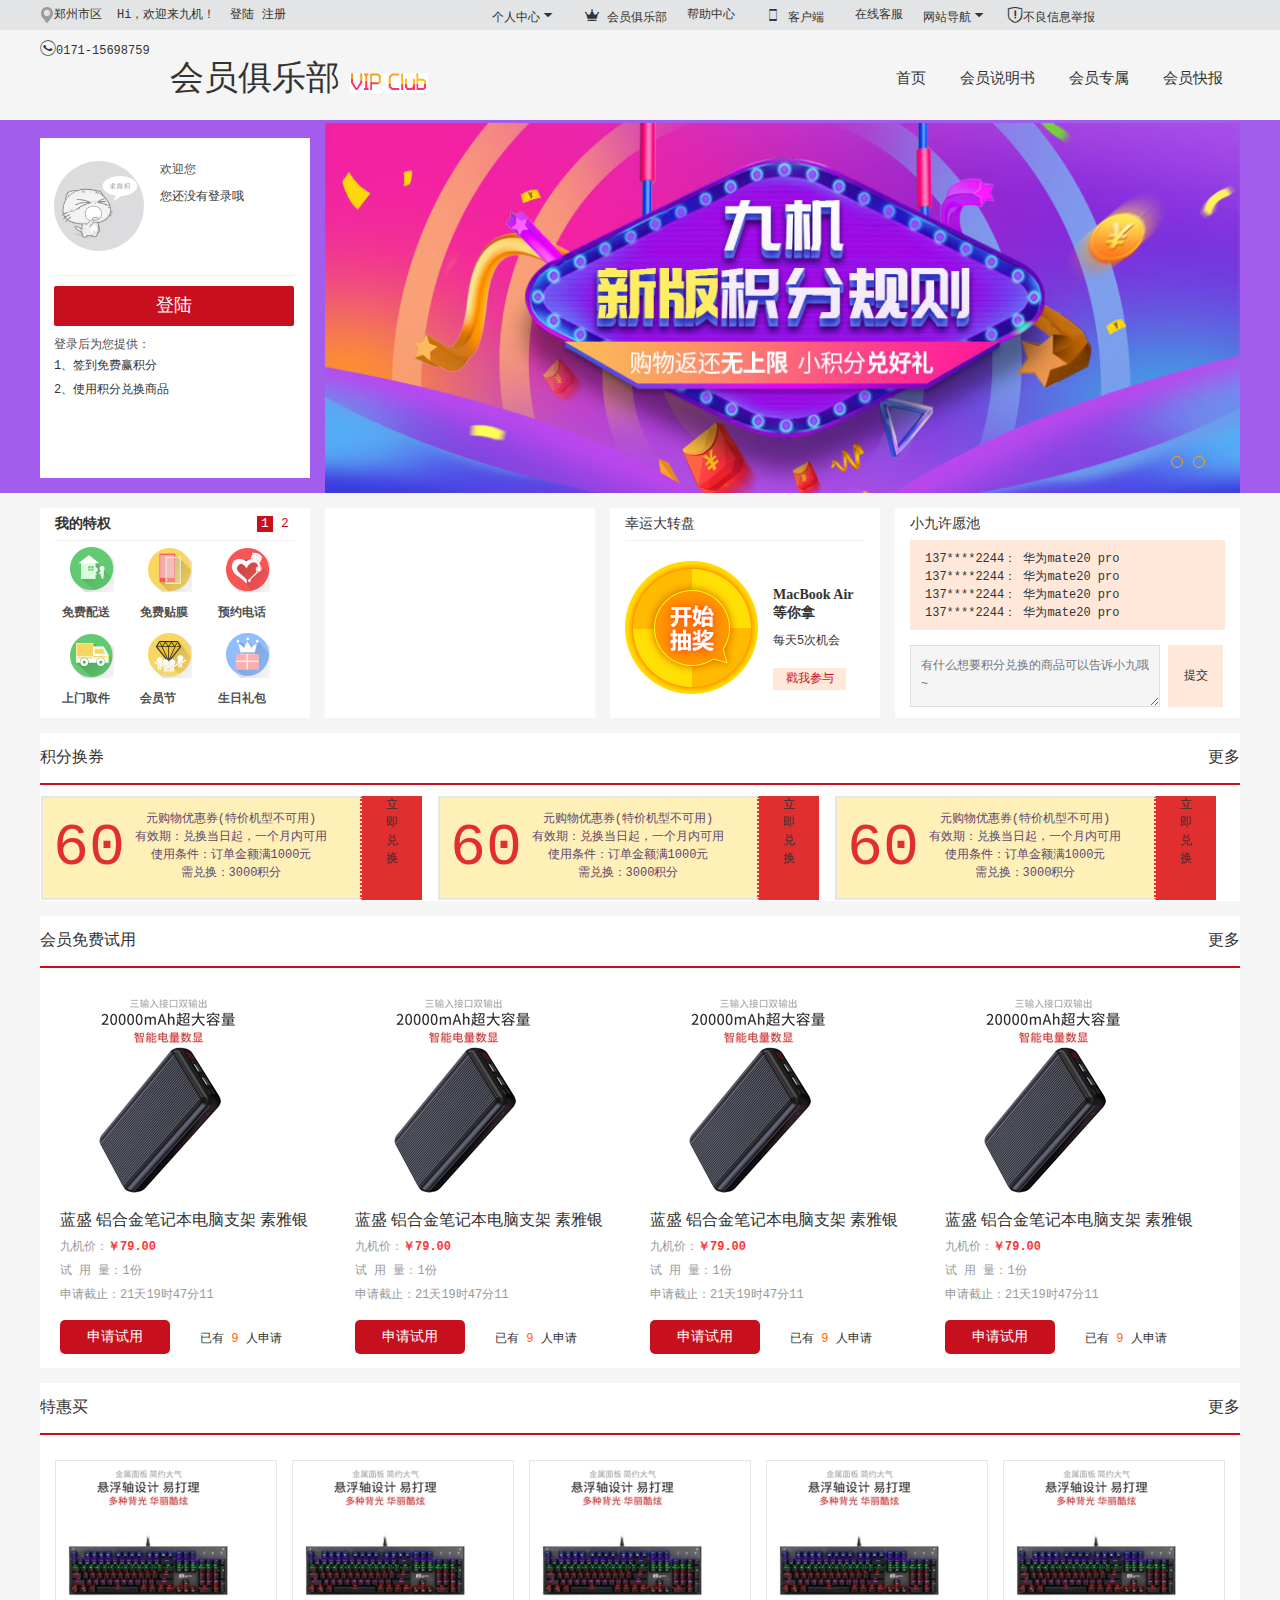
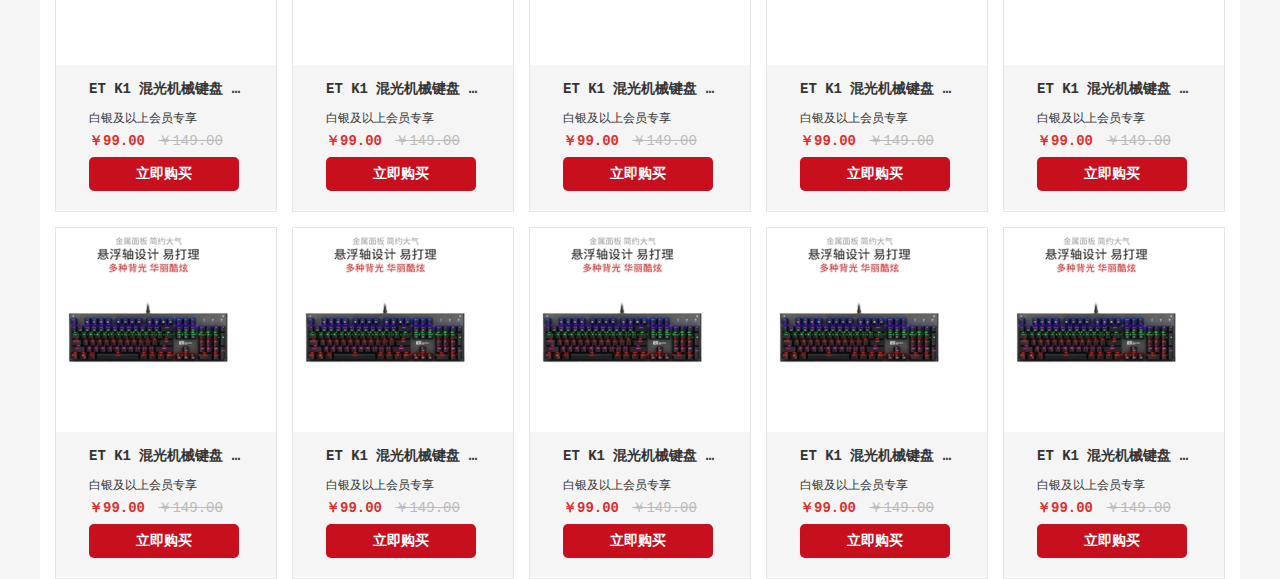
<file: point.html>
<!DOCTYPE html>
<html lang="en">

<head>
    <meta charset="UTF-8">
    <meta name="viewport" content="width=device-width, initial-scale=1.0">
    <meta http-equiv="X-UA-Compatible" content="ie=edge">
    <title>Document</title>
    <link rel="stylesheet" href="css/reset.css">
    <link rel="stylesheet" href="css/point.css">
    <link rel="stylesheet" href="css/global.css">
    <link rel="stylesheet" href="css/iconfont.css">
    <script src="js/jquery-1.8.3.min.js"></script>
</head>
<body>
    <!-- 头部网站信息 -->
    <div class="gheader">
        <div class="header-top">
            <div class="fl site">
                <a href="">
                    <p class="fl"></p>郑州市区
                </a>
            </div>
            <div class="site-choose">

            </div>
            <div class="fl welcom">
                <span>Hi，欢迎来九机！</span>
            </div>
            <div class="fl glogin">
                <a href="">登陆</a> <a href="">注册</a>
            </div>
            <div class="fl header-menu popup">
                <a href="">个人中心<i class="iconfont icon-triangle-down"></i> </a>
            </div>
            <div class="perCenter perCenter1">
                <a href="">
                    <h4>我的订单</h4>
                </a>
                <a href="">
                    <h4>我的积分</h4>
                </a>
                <a href="">
                    <h4>我的试用</h4>
                </a>
                <a href="">
                    <h4>我的收藏</h4>
                </a>
                <a href="">
                    <h4>我的咨询</h4>
                </a>
                <a href="">
                    <h4>我的优惠券</h4>
                </a>
                <a href="">
                    <h4>报修/退换货</h4>
                </a>
            </div>
            <div class="fl header-menu">
                <a href="">
                    <i class="iconfont icon-huiyuan"></i> 会员俱乐部
                </a>
            </div>
            <div class="fl header-menu">
                <a href="">帮助中心</a>
            </div>
            <div class="fl header-menu popup client">
                <a href="">
                    <i class="iconfont icon-shouji"></i> 客户端
                </a>
            </div>
            <div class="client-down">
                <ul>
                    <li>
                        <a href=""><img src="images/index-header/appdown.png" alt=""></a>
                        <h1>扫描二维码</h1>
                    </li>
                    <li>
                        <p><a href="">android </a></p>
                        <p><a href="">iphone </a></p>
                        <p><a href="">触屏版 </a></p>
                    </li>
                </ul>
            </div>

            <div class="fl header-menu">
                <a href="">在线客服</a>
            </div>
            <div class="fl header-menu gnav">
                <a href="">网站导航<i class="iconfont icon-triangle-down"></i></a>
            </div>
            <div class="gnav-list">
                <div class="list">
                    <h1>九机特色</h1>
                    <ul class="fl">
                        <li>附近门店</li>
                        <li>免费贴膜</li>
                        <li>预约维修</li>
                        <li>九机小店</li>
                    </ul>
                    <ul class="fl">
                        <li>一手优品</li>
                        <li>旧机回收</li>
                        <li>预约快修</li>
                    </ul>
                </div>
                <!-- 第二列 -->
                <div class="list">
                    <h1>服务集市</h1>
                    <ul class="fl">
                        <li>在线支付</li>
                        <li>品牌专区</li>
                        <li>帮助中心</li>
                        <li>会员俱乐部</li>
                    </ul>
                    <ul class="fl">
                        <li>话费充值</li>
                        <li>试用中心</li>
                        <li>九机服务</li>
                    </ul>
                </div>
                <!-- 第三列 -->
                <div class="list">
                    <h1>招商合作</h1>
                    <ul class="fl">
                        <li>供应商申请</li>
                        <li>九机百科</li>

                    </ul>
                    <ul class="fl">
                        <li>IT服务</li>

                    </ul>
                </div>
                <!-- 第四列 -->
                <div class="list">
                    <h1>更多精选</h1>
                    <ul class="fl">
                        <li>九机头条</li>

                    </ul>
                    <ul class="fl">
                        <li>人才招聘</li>

                    </ul>
                </div>
                <!-- 第五列 -->
                <div class="list">
                    <h1>产品选择</h1>
                    <ul class="fl">
                        <li>手机</li>
                        <li>电脑周边</li>
                        <li>智能产品</li>

                    </ul>
                    <ul class="fl">
                        <li>手机配件</li>
                        <li>耳机音响</li>
                        <li>笔记本/电脑</li>

                    </ul>
                </div>
            </div>
            <div class="fl header-menu">
                <a href="">
                    <i class="iconfont icon-jubao"></i>不良信息举报
                </a>
            </div>
            <div class="fl header-menu number">
                <a href="">
                    <i class="iconfont icon-dianhua-copy"></i>0171-15698759
                </a>
            </div>
            <div class="gCall">
                <h1>输入手机号码并免费拨打：</h1>
                <input type="text" class="phone-num">
                <input type="submit" class="callbtn" value="拨打">
            </div>
        </div>
    </div>
    <!-- 头部网站信息结束 -->
    <!-- 头部标题开始 -->
    <div class="wrapper-po">
        <div class="left">
            <p><a href="">会员俱乐部</a></p>
            <div></div>
        </div>
        <ul class="right">
            <li class="list"><a href="">首页</a></li>
            <li class="list specious">
                <a href="">会员说明书</a>
                <ul class="hover clearfix">
                    <li><a href="">会员积分</a></li>
                    <li><a href="">积分</a></li>
                    <li><a href="">优惠码</a></li>
                    <li><a href="">九机币</a></li>
                    <li><a href="">我的影响力</a></li>
                    <li><a href="">会员日</a></li>
                    <li><a href="">我的积分记录</a></li>
                </ul>
            </li>
            <li class="list specious">
                <a href="">会员专属</a>
                <ul class="hover clearfix">
                    <li><a href="">我的特权</a></li>
                    <li><a href="">做任务积分</a></li>
                    <li><a href="">积分兑换</a></li>
                    <li><a href="">特卖汇</a></li>
                    <li><a href="">领券中心</a></li>
                    <li><a href="">大转盘</a></li>
                </ul>
            </li>
            <li class="list"><a href="">会员快报</a></li>
        </ul>
    </div>
    <!-- 头部标题完成 -->

    <!-- 轮播图和登陆开始 -->
    <div class="banner-po">
        <div class="core clearfix">
            <div class="login">
                <div class="top clearfix">
                    <div class="head">
                        <img src="images/point/point51.png" alt="">
                    </div>
                    <div class="letter">
                        <h3 class="welcome">欢迎您</h3>
                        <p class="none">您还没有登录哦</p>
                    </div>
                </div>
                <div class="bottom">
                    <a href="">登陆</a>
                    <p class="wen1">登录后为您提供：</p>
                    <p class="wen2">1、签到免费赢积分</p>
                    <p class="wen2">2、使用积分兑换商品</p>
                </div>
            </div>
            <div class="pict">
                <div class="parent">
                    <div class="pict1">
                        <img src="images/point/point01.jpg" alt="">
                    </div>
                    <div class="pict2">
                        <img src="images/point/point02.jpg" alt="">
                    </div>
                </div>
            </div>
            <ul class="circle">
                <li></li>
                <li></li>
            </ul>
        </div>
    </div>
    <!-- 轮播图和登陆结束 -->

    <!-- 我的特权 -->
    <div class="main-po">
        <div class="column-po clearfix">
            <!-- 我的特权---特权开始 -->
            <div class="differ">
                <div class="privil">
                    <p class="wen">我的特权</p>
                    <ul class="list">
                        <li class="list-specious"><a href="">1</a></li>
                        <li><a href="">2</a></li>
                    </ul>
                </div>
                <div class="icon clearfix">
                    <div class="icon1">
                        <div class="box"><img src="images/point/icon01.png" alt=""></div>
                        <p>免费配送</p>
                    </div>
                    <div class="icon2">
                        <div class="box"><img src="images/point/icon02.png" alt=""></div>
                        <p>免费贴膜</p>
                    </div>
                    <div class="icon3">
                        <div class="box"><img src="images/point/icon03.png" alt=""></div>
                        <p>预约电话</p>
                    </div>
                    <div class="icon4">
                        <div class="box"><img src="images/point/icon04.png" alt=""></div>
                        <p>上门取件</p>
                    </div>
                    <div class="icon5">
                        <div class="box"><img src="images/point/icon05.png" alt=""></div>
                        <p>会员节</p>
                    </div>
                    <div class="icon6">
                        <div class="box"><img src="images/point/icon06.png" alt=""></div>
                        <p>生日礼包</p>
                    </div>
                </div>
            </div>
            <!-- 我的特权---特权结束 -->
            <!-- 我的特权---日历开始-->
            <div class="calendar">
                <div class="zhe"></div>
                <div class="calendar-data"></div>
            </div>
            <!-- 我的特权---日历结束 -->
            <!-- 我的特权---转盘开始 -->
            <div class="lucky">
                <div class="title">幸运大转盘</div>
                <div class="clearfix">
                    <div class="turn">
                        <img src="images/point/point52.png" alt="" class="turn1">
                        <img src="images/point/point03.png" alt="" class="turn2">
                    </div>
                    <div class="cont">
                        <p>MacBook Air</p>
                        <p>等你拿</p>
                        <span>每天5次机会</span><br>
                        <a href="">戳我参与</a>
                    </div>
                </div>
            </div>
            <!-- 我的特权---转盘结束 -->
            <!-- 我的特权---许愿开始 -->
            <div class="blesh">
                <div class="blesh1">小九许愿池</div>
                <div class="blesh2">
                    <ul class="view">
                        <li>137****2244： 华为mate20 pro</li>
                        <li>137****2244： 华为mate20 pro</li>
                        <li>137****2244： 华为mate20 pro</li>
                        <li>137****2244： 华为mate20 pro</li>
                        <li>137****2244： 华为mate20 pro</li>
                    </ul>
                </div>
                <div class="blesh3 clearfix">
                    <textarea class="point" placeholder="有什么想要积分兑换的商品可以告诉小九哦~"></textarea>
                    <a href="">提交</a>
                </div>
            </div>
            <!-- 我的特权---许愿结束 -->
        </div>
        <!-- 我的特权结束 -->
        <!-- 显示兑换完成 -->
        <div class="tab-po"></div>
        <!-- 限时兑换结束 -->
        <!-- 积分对换券开始 -->
        <div class="content-po">
            <div class="top">
                <a href="" class="top1">积分换券</a>
                <a href="" class="top2">更多</a>
            </div>
            <div class="bottom clearfix">
                <div class="model">
                    <a href="" class="quan">
                        <div class="left">60</div>
                        <div class="middle">
                            <p>元购物优惠券(特价机型不可用)</p>
                            <p>有效期：兑换当日起，一个月内可用</p>
                            <p>使用条件：订单金额满1000元</p>
                            <p>需兑换：3000积分</p>
                        </div>
                    </a>
                    <div class="right">
                        <p>立</p>
                        <p>即</p>
                        <p>兑</p>
                        <p>换</p>
                    </div>
                </div>
                <div class="model">
                    <a href="" class="quan">
                        <div class="left">60</div>
                        <div class="middle">
                            <p>元购物优惠券(特价机型不可用)</p>
                            <p>有效期：兑换当日起，一个月内可用</p>
                            <p>使用条件：订单金额满1000元</p>
                            <p>需兑换：3000积分</p>
                        </div>
                    </a>
                    <div class="right">
                        <p>立</p>
                        <p>即</p>
                        <p>兑</p>
                        <p>换</p>
                    </div>
                </div>
                <div class="model">
                    <a href="" class="quan">
                        <div class="left">60</div>
                        <div class="middle">
                            <p>元购物优惠券(特价机型不可用)</p>
                            <p>有效期：兑换当日起，一个月内可用</p>
                            <p>使用条件：订单金额满1000元</p>
                            <p>需兑换：3000积分</p>
                        </div>
                    </a>
                    <div class="right">
                        <p>立</p>
                        <p>即</p>
                        <p>兑</p>
                        <p>换</p>
                    </div>
                </div>
            </div>
        </div>
        <!-- 积分对换券结束-->
        <!-- 会员免费使用开始 -->
        <div class="member-po">
            <div class="top">
                <a href="" class="top1">会员免费试用</a>
                <a href="" class="top2">更多</a>
            </div>
            <div class="bottom clearfix">
                <div class="shop">
                    <div class="pic-box"><img src="images/point/point35.jpg" alt=""></div>
                    <div class="instroduce">
                        <a href="">蓝盛 铝合金笔记本电脑支架 素雅银</a>
                        <p class="price clearfix">
                            <span>九机价：</span>
                            <span class="money">￥79.00</span>
                        </p>
                        <p>试 用 量：1份</p>
                        <p>申请截止：21天19时47分11</p>
                    </div>
                    <div class="free clearfix">
                        <a href="" class="free1">申请试用</a>
                        <p class="free2">已有
                            <span>9</span>
                            人申请
                        </p>
                    </div>
                </div>
                <div class="shop">
                    <div class="pic-box"><img src="images/point/point35.jpg" alt=""></div>
                    <div class="instroduce">
                        <a href="">蓝盛 铝合金笔记本电脑支架 素雅银</a>
                        <p class="price clearfix">
                            <span>九机价：</span>
                            <span class="money">￥79.00</span>
                        </p>
                        <p>试 用 量：1份</p>
                        <p>申请截止：21天19时47分11</p>
                    </div>
                    <div class="free clearfix">
                        <a href="" class="free1">申请试用</a>
                        <p class="free2">已有
                            <span>9</span>
                            人申请
                        </p>
                    </div>
                </div>
                <div class="shop">
                    <div class="pic-box"><img src="images/point/point35.jpg" alt=""></div>
                    <div class="instroduce">
                        <a href="">蓝盛 铝合金笔记本电脑支架 素雅银</a>
                        <p class="price clearfix">
                            <span>九机价：</span>
                            <span class="money">￥79.00</span>
                        </p>
                        <p>试 用 量：1份</p>
                        <p>申请截止：21天19时47分11</p>
                    </div>
                    <div class="free clearfix">
                        <a href="" class="free1">申请试用</a>
                        <p class="free2">已有
                            <span>9</span>
                            人申请
                        </p>
                    </div>
                </div>
                <div class="shop">
                    <div class="pic-box"><img src="images/point/point35.jpg" alt=""></div>
                    <div class="instroduce">
                        <a href="">蓝盛 铝合金笔记本电脑支架 素雅银</a>
                        <p class="price clearfix">
                            <span>九机价：</span>
                            <span class="money">￥79.00</span>
                        </p>
                        <p>试 用 量：1份</p>
                        <p>申请截止：21天19时47分11</p>
                    </div>
                    <div class="free clearfix">
                        <a href="" class="free1">申请试用</a>
                        <p class="free2">已有
                            <span>9</span>
                            人申请
                        </p>
                    </div>
                </div>
            </div>
        </div>
        <!-- 会员免费使用结束 -->
        <!-- 特卖汇开始 -->
        <div class="sell-po">
            <div class="top">
                <a href="" class="top1">特惠买</a>
                <a href="" class="top2">更多</a>
            </div>
            <div class="bottom clearfix">
                <div class="shop">
                    <div class="pic-box"><img src="images/point/point37.jpg" alt=""></div>
                    <div class="detail">
                        <a href="">ET K1 混光机械键盘 黑色 青轴 全键无冲多色背光</a>
                        <p class="silver">
                            <i></i>
                            白银及以上会员专享
                        </p>
                        <p class="price">
                            <span>￥99.00 </span>
                            <span class="del">￥149.00</span>
                        </p>
                        <a href="" class="now-buy">立即购买</a>
                    </div>
                </div>
                <div class="shop">
                    <div class="pic-box"><img src="images/point/point37.jpg" alt=""></div>
                    <div class="detail">
                        <a href="">ET K1 混光机械键盘 黑色 青轴 全键无冲多色背光</a>
                        <p class="silver">
                            <i></i>
                            白银及以上会员专享
                        </p>
                        <p class="price">
                            <span>￥99.00 </span>
                            <span class="del">￥149.00</span>
                        </p>
                        <a href="" class="now-buy">立即购买</a>
                    </div>
                </div>
                <div class="shop">
                    <div class="pic-box"><img src="images/point/point37.jpg" alt=""></div>
                    <div class="detail">
                        <a href="">ET K1 混光机械键盘 黑色 青轴 全键无冲多色背光</a>
                        <p class="silver">
                            <i></i>
                            白银及以上会员专享
                        </p>
                        <p class="price">
                            <span>￥99.00 </span>
                            <span class="del">￥149.00</span>
                        </p>
                        <a href="" class="now-buy">立即购买</a>
                    </div>
                </div>
                <div class="shop">
                    <div class="pic-box"><img src="images/point/point37.jpg" alt=""></div>
                    <div class="detail">
                        <a href="">ET K1 混光机械键盘 黑色 青轴 全键无冲多色背光</a>
                        <p class="silver">
                            <i></i>
                            白银及以上会员专享
                        </p>
                        <p class="price">
                            <span>￥99.00 </span>
                            <span class="del">￥149.00</span>
                        </p>
                        <a href="" class="now-buy">立即购买</a>
                    </div>
                </div>
                <div class="shop">
                    <div class="pic-box"><img src="images/point/point37.jpg" alt=""></div>
                    <div class="detail">
                        <a href="">ET K1 混光机械键盘 黑色 青轴 全键无冲多色背光</a>
                        <p class="silver">
                            <i></i>
                            白银及以上会员专享
                        </p>
                        <p class="price">
                            <span>￥99.00 </span>
                            <span class="del">￥149.00</span>
                        </p>
                        <a href="" class="now-buy">立即购买</a>
                    </div>
                </div>
                <div class="shop">
                    <div class="pic-box"><img src="images/point/point37.jpg" alt=""></div>
                    <div class="detail">
                        <a href="">ET K1 混光机械键盘 黑色 青轴 全键无冲多色背光</a>
                        <p class="silver">
                            <i></i>
                            白银及以上会员专享
                        </p>
                        <p class="price">
                            <span>￥99.00 </span>
                            <span class="del">￥149.00</span>
                        </p>
                        <a href="" class="now-buy">立即购买</a>
                    </div>
                </div>
                <div class="shop">
                    <div class="pic-box"><img src="images/point/point37.jpg" alt=""></div>
                    <div class="detail">
                        <a href="">ET K1 混光机械键盘 黑色 青轴 全键无冲多色背光</a>
                        <p class="silver">
                            <i></i>
                            白银及以上会员专享
                        </p>
                        <p class="price">
                            <span>￥99.00 </span>
                            <span class="del">￥149.00</span>
                        </p>
                        <a href="" class="now-buy">立即购买</a>
                    </div>
                </div>
                <div class="shop">
                    <div class="pic-box"><img src="images/point/point37.jpg" alt=""></div>
                    <div class="detail">
                        <a href="">ET K1 混光机械键盘 黑色 青轴 全键无冲多色背光</a>
                        <p class="silver">
                            <i></i>
                            白银及以上会员专享
                        </p>
                        <p class="price">
                            <span>￥99.00 </span>
                            <span class="del">￥149.00</span>
                        </p>
                        <a href="" class="now-buy">立即购买</a>
                    </div>
                </div>
                <div class="shop">
                    <div class="pic-box"><img src="images/point/point37.jpg" alt=""></div>
                    <div class="detail">
                        <a href="">ET K1 混光机械键盘 黑色 青轴 全键无冲多色背光</a>
                        <p class="silver">
                            <i></i>
                            白银及以上会员专享
                        </p>
                        <p class="price">
                            <span>￥99.00 </span>
                            <span class="del">￥149.00</span>
                        </p>
                        <a href="" class="now-buy">立即购买</a>
                    </div>
                </div>
                <div class="shop">
                    <div class="pic-box"><img src="images/point/point37.jpg" alt=""></div>
                    <div class="detail">
                        <a href="">ET K1 混光机械键盘 黑色 青轴 全键无冲多色背光</a>
                        <p class="silver">
                            <i></i>
                            白银及以上会员专享
                        </p>
                        <p class="price">
                            <span>￥99.00 </span>
                            <span class="del">￥149.00</span>
                        </p>
                        <a href="" class="now-buy">立即购买</a>
                    </div>
                </div>
            </div>
        </div>
    </div>
    <script src="js/point.js"></script>
    <script src="js/Inclusive.js"></script>
</body>

</html>
</file>
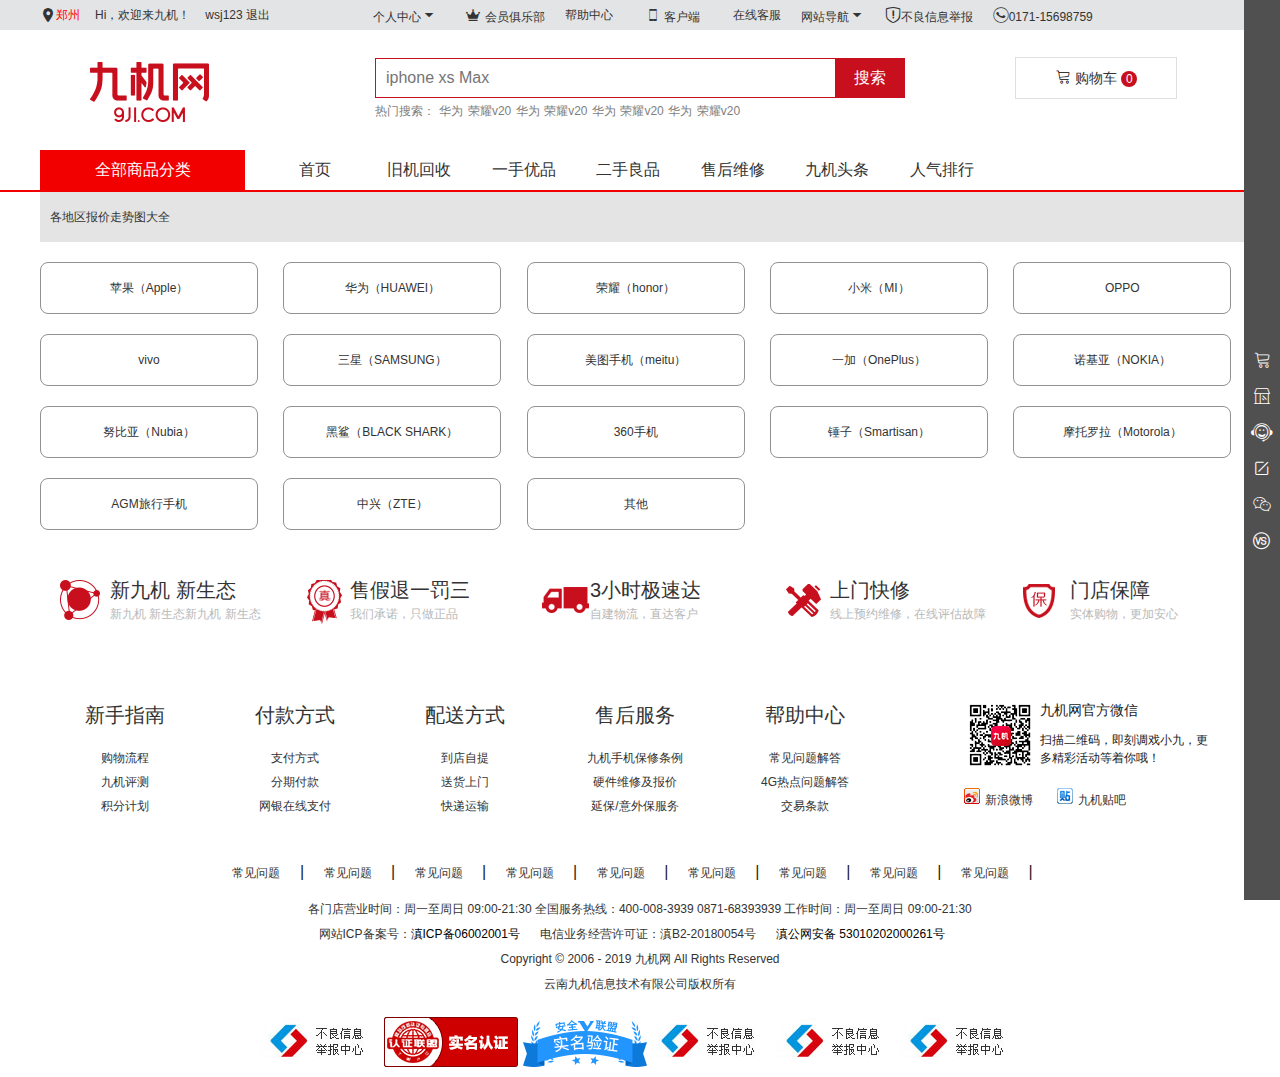
<file: quote.html>
<!DOCTYPE html>
<html lang="en">

<head>
    <meta charset="UTF-8">
    <meta name="viewport" content="width=device-width, initial-scale=1.0">
    <meta http-equiv="X-UA-Compatible" content="ie=edge">
    <title>Document</title>
    <link rel="stylesheet" href="css/global.css">
    <link rel="stylesheet" href="css/reset.css">
    <link rel="stylesheet" href="css/index1-header-bottom.css">
    <!-- <link rel="stylesheet" href="css/newIphone.css"> -->
    <link rel="stylesheet" href="css/iconfont.css">
    <link rel="stylesheet" href="css/superProdect.css">
    <link rel="stylesheet" href="css/smallCar.css">
    <link rel="stylesheet" href="css/jquery.area.css">
    <script src="js/jquery-1.8.3.min.js"></script>


</head>

<body>
    <!-- 头部开始 -->
    <div class="allheader">
            <div class="gheader">
                <div class="header-top">
                    <div class="fl site">
                        <!-- 地址 -->
                        <div class="areaSelector">
                            <i class="iconfont icon-dizhi fl"></i>
                            <h3 class="address fl">郑州</h3>
                            <div class="area">
                                <!-- 这里的地址信息是动态读取的 -->
                            </div>
                        </div>
    
                        <script>
                            $(function () {
                                $('.area').area();
                            })
                        </script>
                        <!-- 地址结束 -->
                    </div>
                    <div class="site-choose">
    
                    </div>
                    <div class="fl welcom">
                        <span>Hi，欢迎来九机！</span>
                    </div>
                    <div class="fl glogin">
                        <a href="login.html" class="lo">登陆</a> <a href="reg.html" class="zhu">注册</a>
                    </div>
                    <div class="fl header-menu popup">
                        <a href="Member.html">个人中心<i class="iconfont icon-triangle-down"></i> </a>
                    </div>
                    <div class="perCenter perCenter1">
                        <a href="Member.html">
                            <h4>我的订单</h4>
                        </a>
                        <a href="Member.html">
                            <h4>我的积分</h4>
                        </a>
                        <a href="Member.html">
                            <h4>我的试用</h4>
                        </a>
                        <a href="Member.html">
                            <h4>我的收藏</h4>
                        </a>
                        <a href="Member.html">
                            <h4>我的咨询</h4>
                        </a>
                        <a href="Member.html">
                            <h4>我的优惠券</h4>
                        </a>
                        <a href="sale.html">
                            <h4>报修/退换货</h4>
                        </a>
                    </div>
                    <div class="fl header-menu">
                        <a href="point.html">
                            <i class="iconfont icon-huiyuan"></i> 会员俱乐部
                        </a>
                    </div>
                    <div class="fl header-menu">
                        <a href="novice.html">帮助中心</a>
                    </div>
                    <div class="fl header-menu popup client">
                        <a href="novice.html">
                            <i class="iconfont icon-shouji"></i> 客户端
                        </a>
                    </div>
                    <div class="client-down">
                        <ul>
                            <li>
                                <a href="novice.html"><img src="images/index-header/appdown.png" alt=""></a>
                                <h1>扫描二维码</h1>
                            </li>
                            <li>
                                <p><a href="novice.html">android </a></p>
                                <p><a href="novice.html">iphone </a></p>
                                <p><a href="novice.html">触屏版 </a></p>
                            </li>
                        </ul>
                    </div>
    
                    <div class="fl header-menu">
                        <a href="novice.html">在线客服</a>
                    </div>
                    <div class="fl header-menu gnav">
                        <a href="index.html">网站导航<i class="iconfont icon-triangle-down"></i></a>
                    </div>
                    <div class="gnav-list">
                        <div class="list">
                            <h1>九机特色</h1>
                            <ul class="fl">
                                <li>附近门店</li>
                                <li>免费贴膜</li>
                                <li>预约维修</li>
                                <li>九机小店</li>
                            </ul>
                            <ul class="fl">
                                <li>一手优品</li>
                                <li>旧机回收</li>
                                <li>预约快修</li>
                            </ul>
                        </div>
                        <!-- 第二列 -->
                        <div class="list">
                            <h1>服务集市</h1>
                            <ul class="fl">
                                <li>在线支付</li>
                                <li>品牌专区</li>
                                <li>帮助中心</li>
                                <li>会员俱乐部</li>
                            </ul>
                            <ul class="fl">
                                <li>话费充值</li>
                                <li>试用中心</li>
                                <li>九机服务</li>
                            </ul>
                        </div>
                        <!-- 第三列 -->
                        <div class="list">
                            <h1>招商合作</h1>
                            <ul class="fl">
                                <li>供应商申请</li>
                                <li>九机百科</li>
    
                            </ul>
                            <ul class="fl">
                                <li>IT服务</li>
                            </ul>
                        </div>
                        <!-- 第四列 -->
                        <div class="list">
                            <h1>更多精选</h1>
                            <ul class="fl">
                                <li>九机头条</li>
                            </ul>
                            <ul class="fl">
                                <li>人才招聘</li>
    
                            </ul>
                        </div>
                        <!-- 第五列 -->
                        <div class="list">
                            <h1>产品选择</h1>
                            <ul class="fl">
                                <li>手机</li>
                                <li>电脑周边</li>
                                <li>智能产品</li>
                            </ul>
                            <ul class="fl">
                                <li>手机配件</li>
                                <li>耳机音响</li>
                                <li>笔记本/电脑</li>
    
                            </ul>
                        </div>
                    </div>
                    <div class="fl header-menu">
                        <a href="novice.html">
                            <i class="iconfont icon-jubao"></i>不良信息举报
                        </a>
                    </div>
                    <div class="fl header-menu number">
                        <a href="novice.html">
                            <i class="iconfont icon-dianhua-copy"></i>0171-15698759
                        </a>
                    </div>
                    <div class="gCall">
                        <h1>输入手机号码并免费拨打：</h1>
                        <input type="text" class="phone-num">
                        <input type="submit" class="callbtn" value="拨打">
                    </div>
                </div>
            </div>
            <!-- logo  搜索  购物车按钮 -->
            <div class="header-search">
                <div class="header-logo fl"></div>
                <div class="seach-cent fl">
                    <input type="text" class="gseach" placeholder="iphone xs Max">
                    <input type="submit" value="搜索" class="seach-btn">
                    <ul class="SearchRes">
                    </ul>
                    <div class="hot-words">
                        <span> 热门搜索：</span>
                        <span> 华为</span>
                        <span> 荣耀v20</span>
                        <span> 华为</span>
                        <span> 荣耀v20</span>
                        <span> 华为</span>
                        <span> 荣耀v20</span>
                        <span> 华为</span>
                        <span> 荣耀v20</span>
                    </div>
    
                </div>
                <div class="shop-cart fl">
                    <i class="iconfont icon-tubiaozhizuomoban"></i>
                    <a href="shopCar.html"> 购物车</a>
                    <span>0</span>
                </div>
            </div>
            <!-- 一级菜单 -->
            <div class="level-menu">
                    <div class="allproduct fl">
                            <span> 全部商品分类</span>
                        </div>
                <div class="level-menu-s">
                    <a href="index.html">
                        <span>首页</span>
                    </a>
                    <a href="tomtr.html"> 
                        <span>旧机回收</span>
                    </a>
                    <a href="superProdect.html">
                        <span>一手优品</span>
                    </a>
                    <a href="used.html">
                        <span>二手良品</span>
                    </a>
                    <a href="sale-problem.html" class="sh">
                        <span>售后维修</span>
                    </a>
                    <a href="nine.html" class="jjt">
                        <span>九机头条</span>
                    </a>
                    <a href="human.html">
                        <span>人气排行</span>
                    </a>
                </div>
    
                <ul class="levser">
                    <li>售后公告</li>
                    <li>常见问题</li>
                </ul>
                <ul class="levsertwo">
                    <li>行业咨询</li>
                    <li>数码评测</li>
                    <li>手机导购</li>
                </ul>
    
            </div>
            <!-- 头部结束 -->
        </div>
        <div class="line">
        </div>
    <!-- 报价开始 -->
    <div class="quote">
        <h1>各地区报价走势图大全</h1>
        <span>苹果（Apple）</span>
        <span>华为（HUAWEI）</span>
        <span>荣耀（honor）</span>
        <span>小米（MI）</span>
        <span class="ma-rt">OPPO</span>
        <span>vivo</span>
        <span>三星（SAMSUNG）</span>
        <span>美图手机（meitu）</span>
        <span>一加（OnePlus）</span>
        <span class="ma-rt">诺基亚（NOKIA）</span>
        <span>努比亚（Nubia）</span>
        <span>黑鲨（BLACK SHARK）</span>
        <span>360手机</span>
        <span>锤子（Smartisan）</span>
        <span class="ma-rt">摩托罗拉（Motorola）</span>
        <span>AGM旅行手机</span>
        <span>中兴（ZTE）</span>
        <span>其他</span>
        <!--  -->

    </div>
    <!-- 报价结束 -->
    <!-- 尾部开始 -->
    <div class="allfooter">
        <!-- 页脚 -->
        <div class="gfooter">
            <div class="promise">
                <a href="">
                    <dl>
                        <dt class="icon p0"></dt>
                        <dd>
                            <h2>新九机 新生态</h2>
                            <h5>新九机 新生态新九机 新生态</h5>
                        </dd>
                    </dl>
                </a>
                <a href="">
                    <dl>
                        <dt class="icon p1"></dt>
                        <dd>
                            <h2>售假退一罚三</h2>
                            <h5>我们承诺，只做正品</h5>
                        </dd>
                    </dl>
                </a>
                <a href="">
                    <dl>
                        <dt class="icon p2"></dt>
                        <dd>
                            <h2>3小时极速达</h2>
                            <h5>自建物流，直达客户</h5>
                        </dd>
                    </dl>
                </a>
                <a href="">
                    <dl>
                        <dt class="icon p3"></dt>
                        <dd>
                            <h2>上门快修</h2>
                            <h5>线上预约维修，在线评估故障</h5>
                        </dd>
                    </dl>
                </a>
                <a href="">
                    <dl>
                        <dt class="icon p4"></dt>
                        <dd>
                            <h2>门店保障</h2>
                            <h5>实体购物，更加安心</h5>
                        </dd>
                    </dl>
                </a>
            </div>

            <div class="footer-help">
                <div class="wrapper">
                    <dl>
                        <dt><a href="">新手指南</a></dt>
                        <dd><a href="">购物流程</a></dd>
                        <dd><a href="">九机评测</a></dd>
                        <dd><a href="">积分计划</a></dd>

                    </dl>
                    <dl>
                        <dt><a href="">付款方式</a></dt>
                        <dd><a href="">支付方式</a></dd>
                        <dd><a href="">分期付款</a></dd>
                        <dd><a href="">网银在线支付</a></dd>

                    </dl>
                    <dl>
                        <dt><a href="">配送方式</a></dt>
                        <dd><a href="">到店自提</a></dd>
                        <dd><a href="">送货上门</a></dd>
                        <dd><a href="">快递运输</a></dd>

                    </dl>
                    <dl>
                        <dt><a href="">售后服务</a></dt>
                        <dd><a href="">九机手机保修条例</a></dd>
                        <dd><a href="">硬件维修及报价</a></dd>
                        <dd><a href="">延保/意外保服务</a></dd>

                    </dl>
                    <dl>
                        <dt><a href="">帮助中心</a></dt>
                        <dd><a href="">常见问题解答</a></dd>
                        <dd><a href="">4G热点问题解答</a></dd>
                        <dd><a href="">交易条款</a></dd>
                    </dl>
                    <dl class="foot-WeChat">
                        <dt class="icon"></dt>
                        <dd class="wblink">
                            <h3>九机网官方微信</h3>
                            <h4>扫描二维码，即刻调戏小九，更多精彩活动等着你哦！</h4>
                        </dd>
                        <dd class="wbicon">
                            <a href="" class="xinlang"><i class="icon"></i>新浪微博</a>
                            <a href="" class="tieba"><i class="icon"></i>九机贴吧</a>
                        </dd>
                    </dl>
                </div>

            </div>
            <div class="clear"></div>
            <!-- 最底部 -->
            <div class="gbottom">
                <div class="wrapper">
                    <div class="foot_nav">
                        <a href="">常见问题</a>
                        <i>|</i>
                        <a href="">常见问题</a>
                        <i>|</i>
                        <a href="">常见问题</a>
                        <i>|</i>
                        <a href="">常见问题</a>
                        <i>|</i>
                        <a href="">常见问题</a>
                        <i>|</i>
                        <a href="">常见问题</a>
                        <i>|</i>
                        <a href="">常见问题</a>
                        <i>|</i>
                        <a href="">常见问题</a>
                        <i>|</i>
                        <a href="">常见问题</a>
                        <i>|</i>
                    </div>
                    <div class="information">
                        <p>各门店营业时间：周一至周日 09:00-21:30 全国服务热线：400-008-3939 0871-68393939 工作时间：周一至周日 09:00-21:30</p>
                        <p>网站ICP备案号：<a rel="nofollow" href="https://www.miibeian.gov.cn/" target="_blank">滇ICP备06002001号</a>
                            &nbsp;&nbsp;&nbsp;&nbsp; 电信业务经营许可证：滇B2-20180054号 &nbsp;&nbsp;&nbsp;&nbsp; <a rel="nofollow"
                                href="http://www.beian.gov.cn/portal/registerSystemInfo?recordcode=53010202000261"
                                target="_blank">滇公网安备
                                53010202000261号</a> &nbsp;&nbsp;&nbsp;&nbsp; </p>
                        <p>Copyright © 2006 - 2019 九机网 All Rights Reserved</p>
                        <p>云南九机信息技术有限公司版权所有</p>
                    </div>
                    <div class="bot-link">
                        <a href=""><img src="images/index-header/botpic1c.jpg" alt=""></a>
                        <a href=""><img src="images/index-header/bottom_large_img.png" alt=""></a>
                        <a href=""><img src="images/index-header/sm_124x47.png" alt=""></a>
                        <a href=""><img src="images/index-header/botpic1c.jpg" alt=""></a>
                        <a href=""><img src="images/index-header/botpic1c.jpg" alt=""></a>
                        <a href=""><img src="images/index-header/botpic1c.jpg" alt=""></a>
                    </div>
                </div>
            </div>
        </div>
        <!-- 页脚结束 -->
        <!-- 右侧弹出导航开始 -->
        <div class="rnav">
            <ul class="righticon">
                <li class="gou"><i class="iconfont icon-tubiaozhizuomoban"></i></li>
                <li><i class="iconfont icon-mendian"></i></li>
                <li><i class="iconfont icon-kefu"></i></li>
                <li><i class="iconfont icon-tousujianyi"></i></li>
                <li><i class="iconfont icon-weixin"></i></li>
                <li><i class="iconfont icon-duibivs"></i></li>
            </ul>
            <ul class="rightpop">
                <li> <em></em> <a href="">购物车</a> </li>
                <li class="pop2"><em></em><a href="">附近门店</a></li>
                <li class="pop3"><em></em><a href="">咨询客服</a></li>
                <li class="pop4"><em></em><a href="">投诉建议</a></li>
                <li class="pop5"><img src="images/index-header/gunzhu-jiuji.png" alt=""></li>
                <li class="pop6"><em></em><a href="">产品对比</a></li>
            </ul>
        </div>
        <!-- 右侧导航弹出结束 -->
        <!-- 购物车 -->
        <div class="small-car">
            <div class="small-head clearfix">
                <div class="pict"><img src="images/index-header/car28.png" alt=""></div>
                <p class="wen">购物车</p>
            </div>
            <div class="option">
            </div>
            <div class="bottom">
                <div class="mess">
                    <span class="zi">共 <span class="num-zong">0</span> 件商品，总计：</span>
                    ￥<a href="" class="all-price">0</a>
                </div>
                <a href="" class="fina">结算</a>
            </div>
            <div class="none">
                <div class="car-tu">
                    <img src="images/shopCar/car28.png" alt="">
                </div>
                <p class="final-wen">
                    <span>购物车里还没有商品，快</span>
                    <a href="">去逛逛</a>
                    <span>吧</span>
                </p>
            </div>
        </div>
    </div>
</body>
<script src="js/handlecookie.js"></script>
<script src="js/titleCookie.js"></script>
<script src="js/area.js"></script>
<script src="js/jquery.area.end.js"></script>
<script src="js/Inclusive.js"></script>
<script src="js/superProduct.js"></script>
<script src="js/smallCar.js"></script>

</html>
</file>
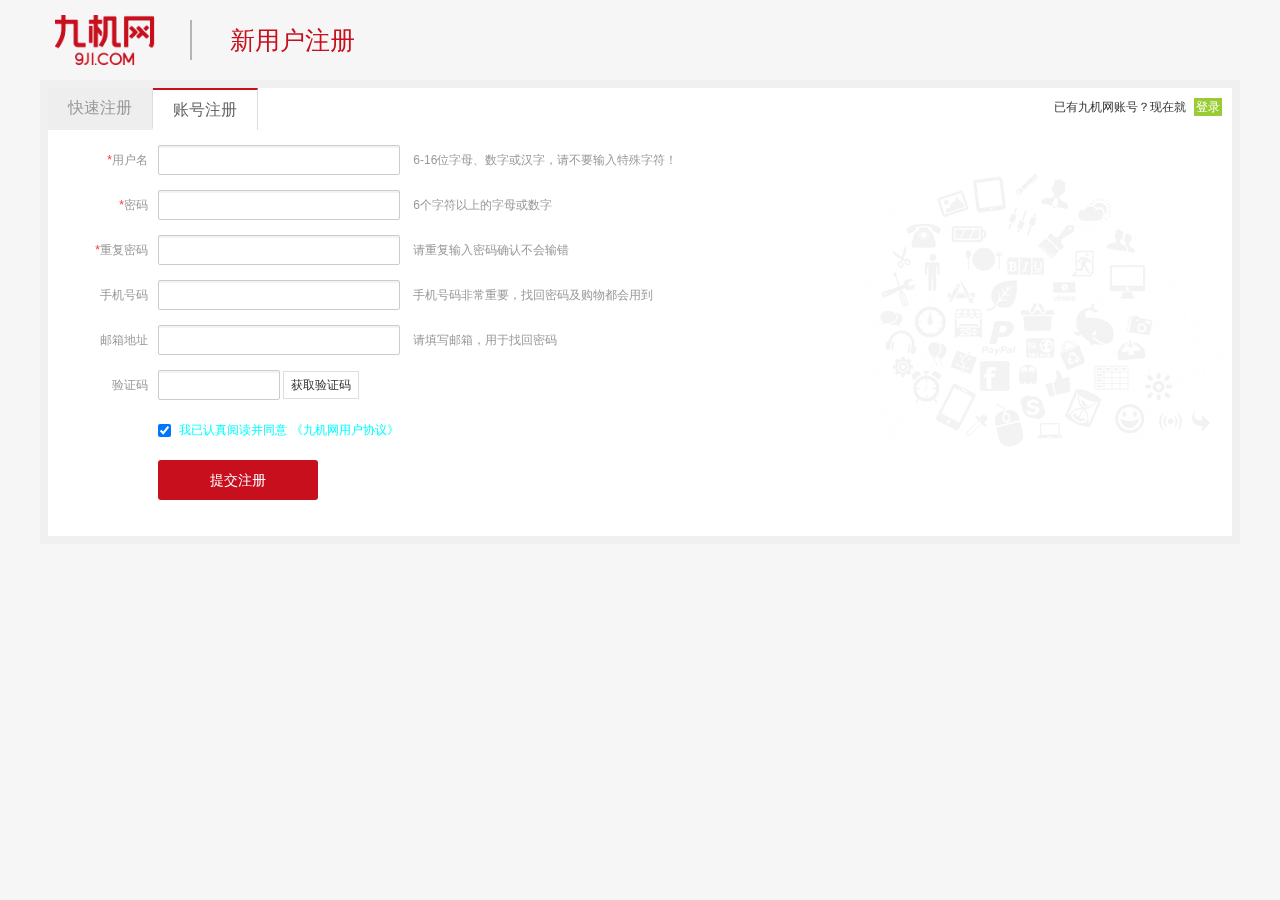
<file: reg.html>
<!DOCTYPE html>
<html>
<head>
    <meta http-equiv="Content-Type" content="text/html; charset=UTF-8">
    <meta name="renderer" content="webkit">
    <meta http-equiv="X-UA-Compatible" content="IE=Edge,chrome=1">
    <title>注册 </title>
    <link rel="stylesheet" href="css/reset.css">
    <link rel="stylesheet" href="css/reg.css">
</head>
<body>
    <div class="wrapper content">
        <div class="reg-head">
            <a href="#">
                <img src="images/reg/logo.png">
                <span>新用户注册</span>
            </a>
        </div>
        <div class="reg-box">
            <div class="reg-tab">
                <ul>
                    <li class="fast-reg">快速注册</li>
                    <li class="account-reg act">账号注册</li>
                </ul>
            </div>
            <div class="regtip">已有九机网账号？现在就
                <a href="login.html">登录</a>
            </div>
            <!-- 账号注册 -->
            <form class="reg">
                <dl>
                    <dt>
                        <i>*</i>用户名
                    </dt>
                    <dd>
                        <input type="text" class="user" name="user">
                        <span class="tip"></span>
                        <em>6-16位字母、数字或汉字，请不要输入特殊字符！</em>
                    </dd>
                </dl>
                <dl>
                    <dt>
                        <i>*</i>密码
                    </dt>
                    <dd>
                        <input type="text" class="pwd" name="pwd">
                        <span class="tip"></span>
                        <em>6个字符以上的字母或数字</em></dd>
                </dl>
                <dl>
                    <dt><i>*</i>重复密码</dt>
                    <dd>
                        <input type="text" class="rpwd" name="rpwd">
                        <span class="tip"></span>
                        <em>请重复输入密码确认不会输错</em></dd>
                </dl>
                <dl>
                    <dt>
                        <i></i>手机号码
                    </dt>
                    <dd>
                        <input type="text" name="tel">
                        <em>手机号码非常重要，找回密码及购物都会用到</em>
                    </dd>
                </dl>
                <dl>
                    <dt>邮箱地址</dt>
                    <dd>
                        <input type="text" name="email">
                        <em>请填写邮箱，用于找回密码</em>
                    </dd>
                </dl>
                <dl>
                    <dt><i></i>验证码</dt>
                    <dd>
                        <input type="text" class="phone-code">
                        <a class="phone-btn" href="javascript:;">获取验证码</a>  
                    </dd>
                </dl>
                <dl>
                    <dt></dt>
                    <dd>
                        <input name="" id="mmprovision" type="checkbox" checked="checked">
                        <label for="mmprovision">我已认真阅读并同意
                            <a href="javascript:;">《九机网用户协议》</a>
                        </label>
                    </dd>
                </dl>
                <dl>
                    <dt></dt>
                    <dd>
                        <button class="btn2">提交注册</button>
                    </dd>
                </dl>
            </form>
            <!-- 快速注册 -->
            <div class="reg">
                <dl>
                    <dt>
                        <i></i>手机号码
                    </dt>
                    <dd>
                        <input type="text" id="usermobile">
                        <em>手机号码非常重要，找回密码及购物都会用到</em></dd>
                </dl>
                <dl>
                    <dt><i></i>短信验证码</dt>
                    <dd>
                        <input type="text" id="phonecode" style="width: 120px;">
                        <a class="btn" id="getCode" href="javascript:countDown();">
                            <span id="dyMobileButton">获取短信验证码</span></a>
                    </dd>
                </dl>
                <dl>
                    <dt></dt>
                    <dd>
                        <input name="" id="mmprovision" type="checkbox" checked="checked" style="margin-right: 5px; vertical-align: middle;">
                        <label for="mmprovision" style="color: #999;">我已认真阅读并同意
                            <a href="#" target="_blank" style="color: #39f; margin: 0 5px;">《九机网用户协议》</a>
                        </label>
                    </dd>
                </dl>
                <dl>
                    <dt></dt>
                    <dd>
                        <button onclick="Register()" id="regbut">提交注册</button></dd>
                </dl>
            </div>
        </div>
        <!-- 滑动验证 -->
        <!-- <div class="slide">
            <div class="mask"></div>
            <div class="slide-box">
                <div class="img-box">
                    <img src="images/reg/2.png" alt="">
                </div>
                <div class="btn-box">
                    <div class="slideway">
                        <p>向右拖动滑块完成上方拼图</p>
                    </div>
                    <div class="slide-btn">
                        <div class="ku">
                            <div></div>
                            <div></div>
                            <div></div>
                        </div>
                    </div>
                </div>
            </div>
        </div> -->
    </div> 
</body>
<script src="js/jquery-1.8.3.min.js"></script>
<script src="js/handlecookie.js"></script>
<script src="js/reg.js"></script>
</html>
</file>
<file: css/index1-header-bottom.css>
.fl {
    float: left;
}

.fr {
    float: right;
}
address, cite, dfn, em, var, i {
    font-style: normal;
}
button, input, select, textarea {
    font-size: 100%;
}

fieldset, img {
    border: 0;
}
:focus {
    outline: none;
}

.allheader a:hover,.allfooter a:hover{
    text-decoration: none;
}

.allheader,.allfooter{
    font-size: 16px;
    line-height: 1.5;
    font-family: 'Microsoft Yahei', 'simsun', 'arial', 'tahoma';
    color: #222;
    /* background: #eee; */
}

/* body {
    height: 100%;
} */

.gheader {
    height: 30px;
    width: 100%;
    background: #e3e4e5;
}

.gheader .header-top {
    width: 1200px;
    margin: 0 auto;
    font-size: 12px;
    line-height: 30px;
    color: #333;
    position: relative;
}

.gheader .header-top .site-choose {
    width: 400px;
    height: 200px;
    background: #ffffff;
    display: none;
    position: absolute;
    left: 0px;
    top: 30px;
    z-index: 66;
}

.gheader .header-top .client-down {
    width: 200px;
    height: 150px;
    background: #ffffff;
    display: none;
    position: absolute;
    left: 512px;
    top: 30px;
    z-index: 66;
}
.gheader .header-top .gCall{
    width: 200px;
    height: 90px;
    background: #ffffff;
    border: 1px solid #e3e4e5;
    display: none;
    position: absolute;
    left: 918px;
    top: 30px;
    z-index: 66;
    padding: 10px 0 0 20px;
}
.gheader .header-top .gCall .phone-num{
   width: 120px;
   height: 25px;
   margin-top: 10px;
}
.gheader .header-top .gCall .callbtn{
    width: 50px;
    height: 29px;
    background: #c80f1e;
    text-align: center;
    line-height: 25px;
    border: 1px solid #c80f1e;
    color: #ffffff;
    margin-left: -5px;
    cursor: pointer;
 }
.gheader .header-top .gnav-list {
    width: 1200px;
    height: 200px;
    background: #ffffff;
    display: none;
    position: absolute;
    left: 0px;
    top: 30px;
    z-index: 66;
    /* padding-left: 20px; */
}

.gheader .header-top .client-down ul {
    width: 200px;
    height: 150px;
}

.gheader .header-top .client-down ul li {
    float: left;
    width: 100px;
    height: 150px;
    text-align: center;
}

.gheader .header-top .client-down ul li img {
    width: 100px;
    height: 100px;
    margin: 15px 10px 0 10px;
}

.gheader .header-top .client-down ul li h1 {
    font-size: 12px;
    margin: -10px 0 0 15px;
}

.gheader .header-top .client-down ul li p {
    width: 70px;
    height: 25px;
    border: 1px solid #afafaf;
    font-size: 12px;
    line-height: 25px;
    margin: 20px 0 10px 20px
}

.gheader .header-top .gnav-list .list {
    width: 200px;
    margin: 10px 20px 0px 20px;
    float: left;
}

.gheader .header-top .gnav-list .list:nth-child(1) h1 {
    color: #fa7e18;
}

.gheader .header-top .gnav-list .list:nth-child(2) h1 {
    color: #eb34f1;
}

.gheader .header-top .gnav-list .list:nth-child(3) h1 {
    color: #30b9f8;
}

.gheader .header-top .gnav-list .list:nth-child(4) h1 {
    color: #37f185;
}

.gheader .header-top .gnav-list .list:nth-child(5) h1 {
    color: #fc3153;
}

.gheader .header-top .gnav-list .list h1 {
    font-size: 20px;
}

.gheader .header-top .gnav-list .list ul li {
    font-size: 12px;
    margin-top: 5px;
    color: #8f8f8f;
}

.gheader .header-top .gnav-list .list ul {
    margin-right: 30px;
}

.gheader .header-top .popup {
    width: 80px;
    height: 30px;
    text-align: center;
}

.gheader .header-top .popup:hover {
    background: #ffffff;
}

.gheader .header-top .perCenter {
    display: none;
}

.gheader .header-top .perCenter1 {
    position: absolute;
    left: 325px;
    top: 30px;
    width: 100px;
    height: 200px;
    line-height: 27px;
    font-size: 12px;
    z-index: 50;
    background: #ffffff;
    padding: 2px 0 0 12px;
    border: 1px solid #e3e4e5;
    border-top: none;
}

.gheader .header-top .perCenter2 {
    position: absolute;
    left: 659px;
    top: 30px;
    width: 100px;
    height: 200px;
    /* display: none; */
    background: #ffffff;
    padding: 2px 0 0 12px;
    border: 1px solid #e3e4e5;
    border-top: none;
}

.gheader .header-top .perCenter a h4 {
    color: rgb(83, 83, 83)
}

.gheader .header-top .site p {
    background: url(../images/index-header/weizhi.png) no-repeat center;
    width: 14px;
    height: 30px;
}

.gheader .header-top a {
    color: #333;
}

.gheader .header-top a:hover {
    color: rgb(241, 23, 23);
}

.gheader .header-top .welcom {
    margin-left: 15px;
}

.glogin {
    margin-left: 15px;
    width: 160px;
    /* margin-right: 115px */
}

.header-menu {
    margin-right: 20px;
}

.header-menu a p {
    /* background: url(../images/index-header/weizhi.png) no-repeat center; */
    width: 14px;
    height: 30px;
    margin-left: 3px;
}

/* logo  搜索  购物车按钮  */

.header-search {
    margin: 0 auto;
    width: 1200px;
    height: 120px;
    position: relative;
    /* background: #BDBDBD; */
}

.header-search .SearchRes {
    background:#ffffff;
    width: 530px;
    position: absolute;
    height: 300px;
    overflow: scroll;
    display: none;
    overflow-x: hidden;
    z-index: 10;
}

.header-logo {
    background: url(../images/index-header/new-logo.png) no-repeat center;
    width: 120px;
    height: 60px;
    margin: 30px 50px 0px 50px;
}

.header-logo2 {
    background: url(../images/index-header/new-logo.png) no-repeat center;
    width: 120px;
    height: 60px;
    margin: 27px 50px 0px 0px;
}

.header-search .gseach {
    width: 460px;
    height: 38px;
    border: 1px solid #c80f1e;
    text-indent: 10px;
    color: #505050;
}

.header-search .seach-btn {
    width: 70px;
    height: 40px;
    background: #c80f1e;
    border: 1px solid #c80f1e;
    margin-left: -6px;
    color: #ffffff;
}

.header-search .seach-cent {
    width: 640px;
    padding-left: 115px;
    padding-top: 26px;
}

.header-search .shop-cart {
    border: 1px solid #dfdfdf;
    width: 160px;
    height: 40px;
    margin-top: 25px;
    text-align: center;
}
.header-search .shop-cart i{
    color: #000;
}

.header-search .shop-cart span {
    padding: 0 3px;
    width: 10px;
    height: 16px;
    line-height: 16px;
    display: inline-block;
    border-radius: 50%;
    background: #c80f1e;
    color: #ffffff;
    font-size: 12px;
}

.header-search .shop-cart a {
    line-height: 40px;
    font-size: 14px;
    color: #333;
}

.header-search .hot-words span {
    font-size: 12px;
    color: rgb(126, 126, 126);
}

/* 一级菜单 */

.level-menu {
    /* text-align: center; */
    width: 1200px;
    height: 40px;
    margin: 0 auto;
    /* background: #c80f1e; */
    position: relative;
}

.level-menu .level-menu-s {
    width: 750px;
    margin: 0 auto;
}

.level-menu .level-menu-s a span {
    width: 100px;
    height: 40px;
    line-height: 40px;
    display: inline-block;
    text-align: center;
    color: #333333;
}

.level-menu .level-menu-s a span:hover {
    color: #ffffff;
    background: #c80f1e;
}

.level-menu .levser{
    display: none;
    width: 100px;
    position: absolute;
    left: 643px;
    top: 40px;
    background: #ffffff;
    z-index: 99;
    /* box-shadow: 0px 1px 1px #222; */
    border: 1px solid #dfdfdf;
}

.level-menu .levser li{
    width: 100%;
    height: 30px;
    text-align: center;
    line-height: 30px; 
}
.level-menu .levser li:hover{
    background: #c80f1e;
    color:#ffffff;
}
.level-menu .levsertwo{
    display: none;
    width: 100px;
    position: absolute;
    left: 749px;
    top: 40px;
    background: #ffffff;
    z-index: 99;
    /* box-shadow: 0px 1px 1px #222; */
    border: 1px solid #dfdfdf;
}
.level-menu .levsertwo li{
    width: 100%;
    height: 30px;
    text-align: center;
    line-height: 30px; 
}
.level-menu .levsertwo li:hover{
    background: #c80f1e;
    color:#ffffff;
}

/* 页脚 */

.icon {
    background: url(../images/index-header/icon.png) no-repeat;
}

.gfooter {
    width: 100%;
}

.gfooter .promise {
    width: 1200px;
    height: 110px;
    margin: 0 auto;
}

.gfooter .promise a {
    width: 220px;
    float: left;
    margin-top: 30px;
    margin-left: 20px;
}

.promise a dl {
    width: 220px;
    display: block;
    background: #e7c8cb;
}

.promise a dl dt {
    float: left;
}

.promise a dl dd h2 {
    font-size: 20px;
    margin-top: -5px;
    color: #333333
}

.promise a dl dd h5 {
    font-size: 12px;
    color: #B7B9BA;
}

.promise a dl .icon {
    background: url(../images/index-header/icon.png) no-repeat;
    width: 50px;
    height: 50px;
}

.promise a dl .p0 {
    background-position: -5px -236px;
}

.promise a dl .p1 {
    background-position: -50px -236px;
}

.promise a dl .p2 {
    background-position: -100px -236px;
}

.promise a dl .p3 {
    background-position: -150px -236px;
}

.promise a dl .p4 {
    background-position: -5px -286px;
}

.promise a dd {
    float: left;
}

.footer-help {
    /* width: 100%; */
    /* border-top: 1px solid rgb(224, 217, 217); */
    padding: 40px;
}
.footer-help dl {
    width: 170px;
    text-align: center;
    float: left;
}

.footer-help dl dt {
    margin-bottom: 15px;
}

.footer-help dl dt a {
    font-size: 20px;
    color: #333;
}

.footer-help dl dd a {
    font-size: 12px;
    color: #333;
    text-align: center;
    margin: 0 auto;
}

.footer-help .foot-WeChat {
    width: 250px;
    margin-left: 75px;
}

.footer-help .foot-WeChat dt {
    width: 70px;
    height: 70px;
    float: left;
    background-position: -130px -282px;
    padding: 0;
}

.footer-help .foot-WeChat .wblink {
    margin: 0 0 0 75px;
    padding: 0;
}

.footer-help .foot-WeChat dd h3 {
    font-size: 14px;
    font-weight: normal;
    text-align: left;
}

.footer-help .foot-WeChat dd h4 {
    font-size: 12px;
    font-weight: normal;
    text-align: left;
    margin-top: 10px;
}

.footer-help .foot-WeChat .wbicon .xinlang i {
    width: 16px;
    height: 16px;
    margin-right: 5px;
    display: inline-block;
    background-position: -130px -36px;
}

.footer-help .foot-WeChat .wbicon {
    margin-top: 20px;
}

.footer-help .foot-WeChat .wbicon .tieba i {
    width: 16px;
    height: 16px;
    margin-right: 5px;
    display: inline-block;
    background-position: -146px -36px;
}

.footer-help .foot-WeChat .wbicon .xinlang {
    margin-left: -90px;
}

.footer-help .foot-WeChat .wbicon .tieba {
    margin-left: 20px;
}

.gbottom .wrapper {
    width: 1200px;
    margin: 0 auto;
}

.gbottom .wrapper .foot_nav {
    height: 50px;
    line-height: 50px;
    text-align: center;
    overflow: hidden;
    margin-top: 30px;
}

.gbottom .wrapper .foot_nav a {
    color: #333;
    font-size: 12px;
}

.gbottom .wrapper .foot_nav i {
    margin: 0 15px;
}

.gbottom .wrapper .information {
    /* line-height: 50px; */
    text-align: center;
    color: #333;
    font-size: 12px;
}

.gbottom .wrapper .information p {
    line-height: 25px;
}

.gbottom .wrapper .information p a {
    color: #000;
}

.gbottom .wrapper .bot-link {
    text-align: center;
    height: 60px;
    margin-top: 20px;
}

/* 右侧导航弹出开始
 */


.rnav {
    position: fixed;
    right: 0;
    top: 0;
    width: 36px;
    height: 100%;
    background: #505050;
}

.rnav .righticon {
    /* background: #985468; */
    width: 36px;
    height: 216px;
    position: absolute;
    top: 50%;
    left: 0;
    margin-top: -108px;
}

.rnav .righticon li {
    text-align: center;
    width: 36px;
    height: 36px;
    line-height: 36px;
}

.rnav .righticon li i {
    font-size: 18px;
    color: #ffffff;
}

.rnav .rightpop {
    /* background: #985468; */
    width: 90px;
    height: 216px;
    position: absolute;
    top: 50%;
    left: -90px;
    margin-top: -108px;
}

.rnav .rightpop li {
    display: none;
    height: 36px;
    background: #ff4e00;
    text-align: center;
    line-height: 36px;
    font-size: 14px;
    color: #ffffff;
}

.rnav .rightpop li a {
    color: #ffffff;
}

.rnav .rightpop li em {
    border-top: 5px solid transparent;
    border-left: 5px solid #ff4e00;
    border-bottom: 5px solid transparent;
    position: absolute;
    right: -5px;
    top: 13px;
}

.rnav .rightpop li.pop2 em {
    border-top: 5px solid transparent;
    border-left: 5px solid #ff4e00;
    border-bottom: 5px solid transparent;
    position: absolute;
    right: -5px;
    top: 48px;
}

.rnav .rightpop li.pop3 em {
    border-top: 5px solid transparent;
    border-left: 5px solid #ff4e00;
    border-bottom: 5px solid transparent;
    position: absolute;
    right: -5px;
    top: 86px;
}

.rnav .rightpop li.pop4 em {
    border-top: 5px solid transparent;
    border-left: 5px solid #ff4e00;
    border-bottom: 5px solid transparent;
    position: absolute;
    right: -5px;
    top: 122px;
}

.rnav .rightpop li.pop6 em {
    border-top: 5px solid transparent;
    border-left: 5px solid #ff4e00;
    border-bottom: 5px solid transparent;
    position: absolute;
    right: -5px;
    top: 193px;
}

.rnav .rightpop li.pop2 {
    margin-top: 36px;
}

.rnav .rightpop li.pop3 {
    margin-top: 72px;
}

.rnav .rightpop li.pop4 {
    margin-top: 108px;
}

.rnav .rightpop li.pop5 {
    margin-top: 144px;
    height: 90px;
}

.rnav .rightpop li.pop5 img {
    width: 100%;
    height: 100%;
}

.rnav .rightpop li.pop6 {
    margin-top: 180px;
}

/* 右侧导航弹出结束 */
</file>
<file: css/iconfont.css>
@font-face {font-family: "iconfont";
  src: url('fonts/iconfont.eot?t=1548147229528'); /* IE9 */
  src: url('fonts/iconfont.eot?t=1548147229528#iefix') format('embedded-opentype'), /* IE6-IE8 */
  url('[data-uri]') format('woff2'),
  url('fonts/iconfont.woff?t=1548147229528') format('woff'),
  url('fonts/iconfont.ttf?t=1548147229528') format('truetype'), /* chrome, firefox, opera, Safari, Android, iOS 4.2+ */
  url('fonts/iconfont.svg?t=1548147229528#iconfont') format('svg'); /* iOS 4.1- */
}

.iconfont {
  font-family: "iconfont" !important;
  font-size: 16px;
  font-style: normal;
  -webkit-font-smoothing: antialiased;
  -moz-osx-font-smoothing: grayscale;
}

.icon-duibivs:before {
  content: "\e7d7";
}

.icon-weixin:before {
  content: "\e628";
}

.icon-huiyuan:before {
  content: "\e654";
}

.icon-kefu:before {
  content: "\e61e";
}

.icon-dizhi:before {
  content: "\e60e";
}

.icon-xiegang:before {
  content: "\e68e";
}

.icon-jubao:before {
  content: "\e600";
}

.icon-dianhua-copy:before {
  content: "\e729";
}

.icon-shouji:before {
  content: "\e63d";
}

.icon-chengduyinhang:before {
  content: "\e651";
}

.icon-chouzhoushangyeyinhang:before {
  content: "\e652";
}

.icon-tubiaozhizuomoban:before {
  content: "\e607";
}

.icon-mendian:before {
  content: "\e61a";
}

.icon-triangle-down:before {
  content: "\e601";
}

.icon-tousujianyi:before {
  content: "\e60f";
}
</file>
<file: css/smallCar.css>
.clearfix:after{
    content:".";
    display: block;
    height: 0;
    clear:both;
    visibility: hidden;
}

.small-car{
    width: 320px;
    height: 100%;
    position: fixed;
    top: 0;
    right: 0;
    background: #f5f5f5;
    display:none;
}
.small-car .pict,.small-car .small-head .wen{
    float: left;
    margin-right: 5px;
}
.small-car .small-head{
    height: 40px;
    width: 280px;
    background: #f5f5f5;
    padding: 0 10px ;
    font-size: 16px;
    line-height: 40px;
}
.small-car .small-head img{
    width: 25px;
    height: 25px;
    vertical-align: middle;
}
.small-car .lista{
    margin-bottom: 15px;
    background-color: #fff;
    height: 70px; 
   padding: 10px; 
}
.small-car .lista li{
    float: left;
}
.small-car .lista .box{
    display: block;
    width: 60px;
    height: 60px;;
}
.small-car .lista a img{
    width: 60px;
    height: 60px;
    border: solid 1px #eee;
}
.small-car .lista .all-car{
    width: 240px;
}
.small-car .lista .all-car .intro{
    display:block;
    height: 36px;
    color: #333;
    text-decoration: none;
    font-size: 12px;
}
.small-car .danjia{
    color: #c80f1e;
    font-weight: 700;
    font-size: 14px;
    line-height: 24px;
}
.small-car .reoption .singleNum{
    float:left;
    width: 20px;
    height: 18px;
    background-color: #ebebe4;
    border: solid 1px #dfdfdf;
    text-align: center;
    background-color: rgb(235, 235, 228);
}
.small-car .reoption a{
    margin:0 5px;
    float: left;
    width: 18px;
    height: 18px;
    text-align: center;
    line-height: 18px;
    border: solid 1px #dfdfdf;
    background: #f5f5f5;
    vertical-align: middle;
    text-decoration: none;
    cursor: pointer;
    background: #f5f5f5;
}
.small-car .reoption{
    width: 82px;
    display: inline-block;
    /* margin-top: 3px; */
}
.small-car .del{
    color: #c80f1e;
    font-size: 13px;
}
.small-car .bottom{
    position: fixed;
    bottom: 0;
    right: 0;
    width: 302px;
    height: 75px;
    padding: 5px;
    border-top: solid 1px #dfdfdf;
}
.small-car .mess{
    text-align: center;
    font-size: 12px;
}
.small-car .mess a{
    color: #c80f1e;
    font-weight: bold;
}
.small-car .fina{
    width: 280px;
    margin: 10px;
    height: 35px;
    display: block;
    text-align: center;
    line-height: 35px;
    background: #c80f1e;
    color: #fff;
    border-color: #c80f1e;
}
.small-car .none{
    display: none;
    height: 142px;
    margin: 30px 0;
}
.small-car .car-tu{
    text-align: center;
}
.small-car .final-wen{
    font-size: 13px;
    text-align: center;
}
.small-car .final-wen a{
    color: #c80f1e;
}
</file>
<file: css/index.css>
﻿html,body{
    background: #f7f7f7; 
}
a:hover{
    cursor: pointer;
}
img:hover{
    cursor: pointer;
}
/* <!-- banner----nav --> */
.banner{
    background: rgb(79, 27, 172);
    height: 480px;
}
.banner .wrapper{
    height: 480px;
}
/* 导航开始 */
.banner .ban-nav{
    float: left;
    width:220px;
    background:#322b61;
    position: relative;
    height: 480px;
    cursor: pointer;
}
.banner .nav-list{
    padding: 9px 6px 9px 6px;
}
.banner .nav-list:hover{
    background:#333;
}
.banner .nav-list:hover .ban-subnav{
    display: block;
}
/* 子导航开始 */
.banner .nav-list .ban-subnav{
    width: 760px;
    height: 480px;
    background: white;
    position: absolute;
    left:220px;
    top:0;
    display: none;
    z-index: 2;
}
.banner .ban-subnav-menu{
    float: left;
    width: 523px;
}
.banner .ban-subnav-img{
    float:right;
}
.banner .ban-subnav-menu h5{
    color:rgb(177, 13, 13);
    float: left;
    margin-right:20px;
}
.banner .ban-subnav-menu li{
    margin:15px 15px 0 15px;
    padding-bottom: 15px;
    border-bottom: 1px solid #dedede;
    line-height:24px;
}
.banner .ban-subnav-menu li a{
    color:black;
    margin-right:8px;
}
.banner .ban-subnav-menu li a:hover{
    color:red;
    text-decoration: none;
}
.banner .ban-subnav-menu li a:last-child::after{
    content:'';
}
.banner .ban-subnav-menu li a::after{
    content:'|';
    margin-left:8px;
    font-size: 12px;
    color:#dedede;
}
/* 子导航结束 */
.banner .nav-list a{
    color:white;
    margin-right: 5px;
}
.banner .ban-item-tit a{
    font-size: 14px;
}
.banner .ban-item-tit:after{
    content: '>';
    width: 10px;
    height: 10px;
    font-family: SimSun;
    font-size: 12px;
    color:white;
    left:206px;
    position: absolute;
}
/* 精灵图 */
.banner .nav-list i{
    display: inline-block;
    width: 16px;
    height: 16px;
    margin-right: 8px;
    vertical-align: text-top;
    background: url(../images/index/icon.png) no-repeat;
    background-position: -32px -36px;
}
.banner .nav-list .m2{
    background-position: -154px -18px;
}
.banner .nav-list .m3{
    background-position: -98px -36px;
}
.banner .nav-list i.m4{
    background-position: -65px -36px;
}
.banner .nav-list i.m5{
    background-position: -48px -36px;
}
.banner .nav-list i.m6{
    background-position: -114px -21px;
}

.banner .ban-item{
    width:155px;
    margin-top:5px;
    margin-left:30px;
    opacity: 0.7;
}
/* 导航结束 */

/* 轮播图 */
.banner .ban-slideshow{
    width: 760px;
    float: left;
    position: relative;
    cursor: pointer;
}
.banner .ban-slideshow:hover .btn-next{
    display: block;
}
.banner .ban-slideshow:hover .btn-prev{
    display: block;
}
.banner .ban-slideshow .slide-pic{
    width: 760px;
    height: 484px;
    position: relative;
}
.banner .ban-slideshow .slide-pic li{
    position: absolute;
    top: 0;
    left: 0;
}
.banner .ban-slideshow .dot{
    position: absolute;
    left:50%;
    margin-left:-54px;
    bottom:25px;
}
.banner .ban-slideshow .dot li{
    float: left;
    border-radius: 50%;
    width: 13px;
    height: 13px;
    margin-right:5px;
    background: rgba(0,0,0,.2);
}
.banner .ban-slideshow .dot li:nth-child(1){
    background: #fff;
}
.banner .ban-slideshow .btn-next{
    right:0;
    position: absolute;
    margin: 10px;
    top: 50%;
    margin-top: -35px;
    display: none;
    width: 40px;
    height: 70px;
    border-radius: 3px;
    background: rgba(0,0,0,.2) url(../images/index/arrow_right.png) no-repeat center;
}
.banner .ban-slideshow .btn-prev{
    position: absolute;
    left:0;
    background: rgba(0,0,0,.2) url(../images/index/arrow_left.png) no-repeat center;
    background-size: 40px;
    margin: 10px;
    top: 50%;
    margin-top: -35px;
    display: none;
    width: 40px;
    height: 70px;
    border-radius: 3px;
}
/* 右侧服务 */
.banner .ban-serve{
    float:right;
    width: 220px;
    background:white;
    font-size:14x;
    height: 480px;
    color:#000;
}
/* <!-- 登录 --> */
.banner .ban-serve .serve-login{
    display: flex;
}
.banner .ban-serve .serve-login li{
    margin:10px;
}
.banner .ban-serve .serve-login h6{
    color:red;
    margin-bottom:3px;
}
.banner .ban-serve .serve-login img{
    border-radius: 50%;
}
/* <!-- 活动链接 --> */
.banner .ban-serve .serve-gift{
    border-bottom: 1px solid #dedede;
    padding-bottom: 10px;
}
.banner .ban-serve .serve-gift .mar-10{
    margin-left: 10px;
}
.banner .ban-serve .serve-gift a{
    color:red;
}
.banner .ban-serve .serve-headline{
    border-bottom: 1px solid #dedede;
    cursor: pointer;
}
.banner .ban-serve .serve-headline h5{
    float: left;
    font-size:14px;
    padding-left: 8px;
}
.banner .ban-serve .serve-headline a{
    float:right;
    padding: 8px;
}
/* <!-- 公告 --> */
.banner .serve-notice{
    padding: 10px;
    border-bottom: 1px solid #dedede;  
}
.banner .serve-notice p{
    line-height: 22px;
    color:#797373;
}
.banner .serve-notice p:nth-child(1){
    color:#000;
}
/* 特色服务 */
.banner .serve-menu h5{
    font-size:14px;
    padding: 9px;
    border-bottom: 1px solid #dedede;
}
.banner .serve-menu a{
    float: left;
    border:1px solid transparent;
    border-left:1px solid #dedede;
    border-bottom:1px solid #dedede;
    width: 70px;
    text-align: center;
    padding-bottom: 4px;
}
.banner .serve-menu a:hover{
    text-decoration: none;
    background:#f6f6f6;
}
.banner .serve-menu a.l-bor{
    border-left:1px solid transparent;
}
.banner .serve-menu a.b-bor{
    border-bottom:1px solid transparent;
}
.banner .serve-menu i{
    display: inline-block;
    margin:4px 16px;
    width: 36px;
    height:36px;
    background: url(../images/index/service-icon.png) no-repeat;
} 
.banner .serve-menu .m1{
    background-position:0px 0px;
    background-size: 597px;
}
.banner .serve-menu .m2{
    background-position:-51px 0;
    background-size: 597px;
}
.banner .serve-menu .m3{
    background-position:-510px 0;
    background-size: 597px;
}
.banner .serve-menu .m4{
    background-position:-153px 0;
    background-size: 597px;
}
.banner .serve-menu .m5{
    background-position:-561px 0;
    background-size: 597px;
}
.banner .serve-menu .m6{
    background-position:-255px 0;
    background-size: 597px;
}.banner .serve-menu .m7{
    background-position:-306px 0;
    background-size: 597px;
}
.banner .serve-menu .m8{
    background-position:-357px 0;
    background-size: 597px;
}
.banner .serve-menu .m9{
    background-position:-408px 0;
    background-size: 597px;
}

/* <!-- 精品推荐 --> */
.boutique{
    margin-top: 21px;
    height: 458px;
    display: flex;
    cursor: pointer;
}
.boutique a:hover{
    text-decoration: none;
}
.boutique .column-menu{
    width: 394px;
    height: 458px;
    margin-left:9px;
    background: #fff;
}
.boutique .m1{
    margin-left:0;
}
.boutique .column-title{
    height: 54px;
}
.boutique .column-title img{
    height: 55px;
    width: 394px;
}

/* 手机精品汇----电脑办公专家----数码新视界 */
/*--------- 公用代码 */

/* 动画 */
.boutique .column-list1 img,
.boutique .column-list2 img{
    transition:all .5s;
}
.boutique .column-list1 img:hover,
.boutique .column-list2 img:hover{
    right:10px;
}
/* column-list1 */
.boutique .column-list1{
    margin:14px 0 10px 10px;
    float: left;
    width: 184px;
    border-right:1px dashed #dedede;
}
.boutique .column-list1 li{
    height:254px;
    position: relative;
}
.boutique .column-list1 .title{
    position: absolute;
    top:0;
    left:0;
    width: 170px;
}
.boutique .column-list1 h4{
    font-size:16px;
    color:#e2933e;
    margin-top:12px;
    margin-bottom:5px; 
}
.boutique .column-list1 .last{
    height: 129px;
    margin-top: 1px;
    border-top:1px dashed #dedede;
}
.boutique .column-list1 .last h4{
    margin-top: 5px;
}
.boutique .column-list1 img{
    position: absolute;
    width: 80px;
    height: 80px;
    bottom:0;
    right: 0;
}
.boutique .column-list1 .img-1{
    width: 160px;
    height: 160px;
}
.boutique .column-list1 .first{
   height: 242px;
}

/* column-list2 */
.boutique .column-list2{
    width: 189px;
    float: left;
    padding-top:12px;
    margin:14px 10px 10px 0;
}
.boutique .column-list2 li{
    position: relative;
    border-bottom:1px dashed #dedede;
    height: 121px;   
}
.boutique .column-list2 .last{
    border:none;    
}
.boutique .column-list2 div{
    position: absolute;
    left:10px;
    top:5px;
    z-index: 1;
}
.boutique .column-list2 h4{
    font-size:16px;
    color:#e2933e;
}
.boutique .column-list2 img{
    position: absolute;
    bottom: 0px;
    right:0;
    width: 80px;
    height: 80px;
}
/* 楼层 开始*/
.f-bg{
    background:#f7f7f7; 
}
.main{
    height:5054px;
}
.phone{
    margin-top: 20px;
}

/* 手机----电脑---数码 */
/*--- 公用代码end */

/* 售后板块 */
.after-serve .serve{
    position: relative;
    float: left;
    width: 595px;
    height: 160px;
}
.after-serve .s1{
    margin-right: 10px;
}
.after-serve .serve-tip {
    position: absolute;
    right: 0;
    top: 0;
    width: 375px;
    height: 160px;
}
.after-serve  .serve-tip img{
    transition:all .5s;
}
.after-serve  .serve-tip img:hover{
    margin-left:-12px;
}
.after-serve a{
    display: block;
}
.after-serve a img {
    vertical-align: top;
}
/* 售后板块end */

.discounts-title{
    margin:20px auto;
}
/* <!-- 超优惠 --> */
.discounts{
    display: flex;
}
/* 免费试用 ******//* 限时抢购 */
.discounts .trial{
    margin-right: 10px;
    width: 595px;
    height: 339px;
    overflow: hidden;
    background: #fff;
}
.discounts .t2{
    margin-right:0;
}
.discounts .trial-title img{
    height: 54px;
}
.discounts .t2 ol{
    display: flex;
}
.discounts .trial-list{
    margin: 15px 5px;
}
.discounts .trial-list img{
    transition: all .5s;
}
.discounts .trial-list img:hover{
    right:10px;
}
.discounts .trial-list .trial-ul{
    width: 1200px;
    display: flex;
}
.discounts .trial-list{
    margin: 15px 5px;
}
.discounts .trial-list li{
    border-right:1px dashed #dedede;
    position: relative;
    height: 230px;
    padding:13px 16px 13px 10px;
}
.discounts .trial-list a:hover{
    text-decoration: none;
}
.discounts .trial-list h3,
.discounts .trial-list p{
    width: 170px;
    overflow: hidden;
    text-overflow:ellipsis;
    white-space: nowrap; 
}
.discounts .trial-list h3{
    color:#c43352;
    font-size: 16px;
    padding-bottom: 8px;
}
.discounts .trial-list img{
    position: absolute;
    bottom: 0;
    right:0;
    width:160px;
    height:160px;
}
/* 免费试用 ******//* 限时抢购end */
/* <!-- 超优惠end --> */

.phone-title{
    padding-top:20px;
    background: #f7f7f7;
}
/* 机友派 */
.phone{
    background: #fff;
    color:#744e8b;
}
.phone:last-child{
    background: #f7f7f7;
}
.phone a:hover{
    text-decoration: none;
}
.phone .floor-main{
    display: flex;
    padding:14px 14px 14px 0;
}
.phone  h3{
    font-size: 16px;
    color:#744e8b;
}
/* <!--phone floor-1 --> */
/* <!-- 热销榜 1--> */
.phone .floor-main .leftAD{
    height: 440px;
    width: 200px;
    position: relative;
}
.phone .leftAD .diy-tip{
    position: absolute;
    top:10px;
    left:20px;
}
.phone .leftAD .diy-tip h3{
    margin-bottom:5px;
}
.phone .leftAD .imgbox{
    width: 190px;
    height: 290px;
    margin-left: 10px;
    overflow: hidden;
}
.phone .leftAD img{
    width: 190px;
    height: 290px;
    transition: all .5s;
}
.phone .leftAD img:hover{
    transform: scale(1.1);  
}
.phone .leftAD .textAD{
    position: absolute;
    left:0;
    top:256px;
    height: 35px;
    background: #744e8b;
    opacity: 0.7;
    width: 200px;
    line-height: 35px;
    color:#fff;
}
.phone .leftAD .textAD:before{
    content: '';
    border-top: 7px solid #000;
    border-left: 10px solid transparent;
    left: 0px;
    bottom:-6px;
    position: absolute;
}
.phone .leftAD .textAD span{
    padding-left:20px;
}
.phone .leftAD .textAD big{
    margin-left:58px;
}
.phone .leftAD .bottomAD{
    width:190px;
    margin-left: 10px;
    background:#744e8b;
    color:#fff;
    height: 146px;
}
.phone .leftAD .bottomAD dt{
    text-align: center;
    font-size: 26px;
    padding-top:30px;
}
.phone .leftAD .bottomAD dd{
    text-align: center;
    margin-top: 3px;
}
.phone .leftAD .bottomAD a{
    color:#fff;
}
.phone .leftAD .bottomAD .ml-20{
    margin-left: 20px;
}
.phone .leftAD .bottomAD .ml-19{
    margin-right: 26px;
    margin-left:5px;
}
/* 热销榜end */

/* phone列表----2 */
.phone .shop-list{
    margin-left: 5px;
    width: 780px;
}
.phone .shop-list li{
    float: left;
    width: 194px;
    height: 220px;
    border-bottom: 1px dashed #dedede;
    border-right: 1px dashed #dedede;
    position: relative;
}
.phone .shop-list li.bot{
    border-bottom:none;
}
.phone .shop-list img{
    width:120px;
    height:120px;
    position: absolute;
    right: 0;
    bottom: 0;
    transition: all .5s;
}
.phone .shop-list img:hover{
    right:10px;
}
.phone .shop-list .diy-tip{
    color:#744e8b;
    padding:5px 0 0 5px;
}
.phone .shop-list .diy-tip p{
    margin-top: 5px;
    color:#555555;
}
/* phone列表---- end*/

/* <!-- 右list --> */
.phone .rightAD {
    width: 185px;
    margin-left: 10px;
    padding-top: 5px;
}
.phone .rightAD a{
    display: block;
    width: 185px;
    position: relative;
    height:110px;
}
.phone .rightAD a h3{
    margin-bottom: 3px;
}
.phone .rightAD img{
    position: absolute;
    bottom: 0;
    right: 0;
    width:80px;
    height:80px;
    transition: all .5s;
}
.phone .rightAD img:hover{
    right: 10px;
}
/* <!-- 右list 结束--> */

/* 品质推荐 */
.phone .recommend{
    height: 46px;
    background:#d5cadc; 
    line-height: 46px;
}
.phone .recommend h3{
    display: inline;
    margin-left:17px;
    margin-right: 35px;
}
.phone .recommend a{
    color:#744e8b;
    font-size: 14px;
    margin-right:27px;
}
/* <!--phone floor-1 结束--> */

/* phone floor-2 */
.floor-2 h3,.floor-2 .recommend a{
    color:#57769f;
}
.floor-2 .leftAD .textAD,
.floor-2 .leftAD .bottomAD{
    background:#57769f; 
}
/* phone floor-3 */
.floor-3 h3,.floor-3 .recommend a{
    color:#4585a8
}
.floor-3 .leftAD .textAD,
.floor-3 .leftAD .bottomAD{
    background:#4585a8 
}
/* phone floor-4 */
.floor-4 h3,.floor-4 .recommend a{
    color:#36a7a5
}
.floor-4 .leftAD .textAD,
.floor-4 .leftAD .bottomAD{
    background:#36a7a5 
}
/* phone floor-5 */
.floor-5 h3,.floor-5 .recommend a{
    color:#538c7b
}
.floor-5 .leftAD .textAD,
.floor-5 .leftAD .bottomAD{
    background:#538c7b 
}
/* phone floor-6 */
.floor-6 h3,.floor-6 .recommend a{
    color:#3e849d
}
.floor-6 .leftAD .textAD,
.floor-6 .leftAD .bottomAD{
    background:#3e849d 
}
/* 机友派end */

/* 更多好货 */
.monitor{
    margin-top: 20px;
    font-size: 14px;
    height: 785px;
}
.monitor a:hover{
    text-decoration: none;
}
.monitor .monitor-title{
    margin-bottom: 20px;
}
.monitor .goodCommodity li{
    float: left;
    width: 183px;
    height: 244px;
    background: #fff;
    margin:10px 10px 0 0;
    padding:33px 24px;
    cursor: pointer;
    transition: all .5s;
}
.monitor .goodCommodity li.last{
    margin:10px 0 0 0;
}
.monitor .goodCommodity li:hover{
    margin:5px 10px 0 0;
    box-shadow:0px 0px 20px #ccc;
}
.monitor .goodCommodity li.last:hover{
    margin:5px 0 0 0;
    box-shadow:0px 0px 20px #ccc;
}
.monitor .goodCommodity li img{
    width: 202px;
    height: 202px;
}
.monitor .goodCommodity li p{
    color:red;
}
/* 加载更多好货 */
.monitor .loadmore{
    width: 204px;
    margin: 30px auto;
    height: 45px;
    overflow: hidden;
}
.monitor .loadmore a{
    background: #fff;
    line-height: 43px;
    color:#999999;
    display: inline-block;
    padding:0 59px;
    border:1px solid #dedede;
    position: relative;
    text-align: center;
    transition:all 1s;
}
.monitor .loadmore a:hover{
    background: #797373;
}
.monitor .loadmore a::after{
    content: '';
    position: absolute;
    top: 0;
    left: 50%;
    width: 0;
    height: 100%;
    background-color:rgb(243, 19, 19, 0);
    transition:all .5s;
}
.monitor .loadmore a:hover::after{
    content: '加载更多好货';
    color:white;
    left:0;
    width: 100%;
    background-color:rgba(243, 19, 19, .7); 
}
/* 底部 */

/* 楼层导航 */
.elevator{
    position: fixed;
    top:50px;
    margin-left: -50px;
    display: none;
}
.elevator a,.elevator span{
    width: 28px;
    height: 28px;
    padding: 4px;
    text-decoration: none;
    line-height: 14px;
    display: block;
    text-align: center;
    background: #bbb;
    color: #fff;
    margin-bottom: 1px;
    overflow: hidden;
}
.elevator a:hover{
    background: #333;
}
.elevator a:nth-child(2){
    line-height: 28px;
}
.elevator .go-top{
    background:red !important;
    cursor: pointer;
}
</file>
<file: css/global.css>
.wrapper {
    width: 1200px;
    margin: 0 auto;
}
html, body, div, span, applet, object, iframe, h1, h2, h3, h4, h5, h6, p, blockquote, pre, a, abbr, acronym, address, big, cite, code, del, dfn, em, font, img, ins, kbd, q, s, samp, small, strike, strong, sub, sup, tt, var, b, u, i, center, dl, dt, dd, ol, ul, li, fieldset, form, label, legend, table, caption, tbody, tfoot, thead, tr, th, td, textarea, input {
    margin: 0;
    padding: 0;
}
body{ 
    font-family: '雅黑', Courier, monospace
}
address, cite, dfn, em, var, i {
    font-style: normal;
}

.allheader,.allfooter{
    font-size: 16px;
    line-height: 1.5;
    font-family: 'Microsoft Yahei', 'simsun', 'arial', 'tahoma';
    color: #222;
    /* background: #eee; */
}

table {
    border-collapse: collapse;
    border-spacing: 0;
}

h1, h2, h3, h4, h5, h6, th {
    font-size: 100%;
    font-weight: normal;
}

button, input, select, textarea {
    font-size: 100%;
}

fieldset, img {
    border: 0;
}

a {
    text-decoration: none;

} */

 ul, ol {
    list-style: none;
}

:focus {
    outline: none;
}

.clearfix {
    clear: both;
    content: "";
    display: block;
    overflow: hidden
}

.clear {
    clear: both;
}

.fl {
    float: left;
}

.fr {
    float: right;
}
</file>
<file: css/commodity.css>
.fl {
    float: left;
}

.fr {
    float: right;
}
address, cite, dfn, em, var, i {
    font-style: normal;
}
button, input, select, textarea {
    font-size: 100%;
}

fieldset, img {
    border: 0;
}
:focus {
    outline: none;
}
a:hover {
    text-decoration: none;
}
body {
    background: #ffffff;
    font-size: 16px;
    line-height: 1.5;
    font-family: 'Microsoft Yahei', 'simsun', 'arial', 'tahoma';
    color: #222;
}

.commodity {
    width: 1200px;
    margin: 0 auto;
}

.commodity .left-side {
    width: 220px;
    float: left;
    /* background: #f3f3f3; */
}

.commodity .right-side {
    width: 960px;
    float: left;
    /* background: #f3f3f3; */
    margin-left: 10px;
}

.commodity .left-side .intell {
    width: 199px;
    height: 35px;
    border: 1px solid #dfdfdf;
    line-height: 35px;
    font-size: 14px;
    /* text-shadow: 0 1px 0 #ffffff; */
    padding: 0 10px;
    background: #f3f3f3;
}

.commodity .left-side .intell1 {
    width: 179px;
    height: 35px;
    border: 1px solid #dfdfdf;
    border-top: none;
    line-height: 35px;
    font-size: 14px;
    /* text-shadow: 0 1px 0 #ffffff; */
    padding: 0 20px;
    background: #f3f3f3;
}

.commodity .left-side .int-list {
    width: 219px;
    background: #ffffff;
    border: 1px solid #dfdfdf;
    border-top: none;
    /* display: none; */
}

.commodity .left-side .alllist {
    display: none;
}

.commodity .left-side .int-list li {
    width: 219px;
    height: 35px;
    line-height: 35px;
    font-size: 14px;
    color: #999;
    text-indent: 30px;
}

.commodity .left-side .gbuy {
    width: 220px;
    border: 1px solid #dfdfdf;
    margin-top: 20px;
}

.commodity .left-side .gbuy .bought {
    width: 200px;
    height: 35px;
    border-bottom: 1px solid #dfdfdf;
    line-height: 35px;
    font-size: 14px;
    /* text-shadow: 0 1px 0 #ffffff; */
    padding: 0 10px;
    background: #f3f3f3;
}

.commodity .left-side .gbuy .bought-list {
    width: 200px;
    height: 75px;
    padding: 10px;
    display: block;
    border-bottom: 1px solid #dfdfdf;
}

.commodity .left-side .gbuy .bought-list img {
    width: 70px;
    height: 70px;
    float: left;
}

.commodity .left-side .gbuy .bought-list h1 {
    font-size: 14px;
    height: 20px;
    color: #000000;
    line-height: 17px;
}

.commodity .left-side .gbuy .bought-list h2 {
    font-size: 14px;
    margin-top: 30px;
    color: red;
}

.level-menu .allproduct {
    width: 205px;
    height: 40px;
    text-align: center;
    line-height: 40px;
    background: #f20000;
    color: #ffffff;
}
.level-menu  .level-menu-superior{
    margin-top: 10px;
}
.level-menu  .level-menu-superior a span {
    width: 100px;
    height: 30px;
    line-height: 26px;
    display: inline-block;
    text-align: center;
    color: #333333;
}
.level-menu  .level-menu-superior a span:hover {
    
    color: #ec0000;
}
.line{
    width: 100%;
    height: 2px;
    background: #f20000;
    /* margin-top: 15px; */
    }

/* 新上架商品开始 */
.nav-pos{
  margin-top: 10px;
  margin-bottom: 10px;
}
.commodity .left-side .gbuy .newartic {
    width: 200px;
    height: 184px;
    padding: 10px;
    display: block;
    /* border-bottom: 1px solid #dfdfdf; */
    margin: 0 auto;
    margin-top: 10px;
}

.commodity .left-side .gbuy .newartic img {
    width: 120px;
    height: 120px;
    display: block;
    margin: 0 auto;
    /* text-align: center;   */
}

.commodity .left-side .gbuy .newartic h1 {
    color: #c80f1e;
    text-align: center;
    font-size: 14px;
    margin: 7px 0;
}

.commodity .left-side .gbuy .newartic h2 {
    color: rgb(54, 54, 54);
    text-align: center;
    font-size: 14px;
}

/* 新上架商品结束 */

/* 右侧部分开始 */

.right-side .right-box {
    width: 100%;
    /* height: 334px; */
    border: 1px solid #dfdfdf;
    /* overflow: hidden; */
    position: relative;
    /* padding: 10px 0;  */
}

.right-side .right-box .box-tit {
    border-bottom: 1px solid #dfdfdf;
    height: 35px;
    background: #F2F2F2;
    font-size: 16px;
    padding: 5px 10px 0px;
    color: #c80f1e;
}

.right-side .right-box .box-tit span {
    font-size: 12px;
    color: #949494;
}

.right-side .right-box .brandsort span {
    float: left;
    margin: 14px 20px;
    font-size: 12px;
}

.right-side .right-box .brandsort span.more1 {
    font-size: 12px;
    color: #c80f1e;
    padding-top: 1px;
    cursor: pointer;
}

.right-side .right-box .brandsort .brands {
    width: 749px;
    height: 91px;
    float: left;
    margin-left: 20px;
    margin-top: 15px;
    overflow: hidden;
    padding: 1px;
}

.right-side .right-box .brandsort {
    width: 960px;
    /* height: 112px; */
    /* float: left; */
}

.right-side .right-box .brandsort .brands a {
    display: block;
    width: 105px;
    height: 45px;
    border: 1px solid #DAD7D7;
    float: left;
    margin-left: -1px;
    margin-top: -1px;
}

.right-side .right-box .brandsort .brands a img {
    width: 105px;
    height: 45px;
}

/* 分类项目开始 */

.right-box .search-condition {
    padding: 10px 0 10px 15px;
    /* border: 1px solid #dfdfdf; */
    margin-top: 20px;
    overflow: hidden;
    height: 120px;
   
}
.right-box .search-condition dl{
    overflow: hidden;
}
.right-box .search-condition dl dt {
    float: left;
    width: 80px;
    text-align: center;
    line-height: 25px;
    font-size: 14px;
}

.right-box .search-condition dl dd {
    float: left;
    width: 770px;
}

.right-box .search-condition dl .brand {
    position: relative;
}

.right-side .more {
    /* display: inline-block; */
    width: 100px;
    height: 30px;
    border: 1px solid #dfdfdf;
    border-top: none;
    background: rgb(255, 255, 255);
   text-align: center;
   font-size: 12px;
   color: #c80f1e;
   line-height: 30px;
   margin-left: 430px;
   margin-top: -1px;
   z-index: 55;
   cursor: pointer;
}

/* .right-box .search-condition dl dd i {
    position: absolute;
    top: 2px;
    right: -41px;
    font-size: 12px;
    color: #ec0000;
    cursor: pointer;
} */

.right-box .search-condition dl dd a {
    margin-bottom: 8px;
    display: inline-block;
    font-size: 14px;
    cursor: pointer;
    margin-right: 15px;
    text-align: center;
    height: 22px;
    line-height: 20px;
    padding: 0 10px;
    color: #333333;
    margin-top: -10px;
}

.right-box .search-condition dl dd a.cur {
    background: #ec0000;
    color: #dfdfdf;
}

/* 分类项目结束 */

/* 商品展示列表开始 */

.rArticleTit {
    width: 100%;
    height: 40px;
    background: #f3f3f3;
    border: 1px solid #dfdfdf;
    margin-top: 20px;
}

.rArticleTit .roption {
    height: 24px;
    padding: 0 20px;
    /* line-height: 40px; */
    float: left;
    border-right: 1px solid #dfdfdf;
    margin-top: 10px;
    font-size: 14px;
}

.rArticleTit .rstore {
    float: left;
    margin-left: 80px;
    margin-top: 9px;
    padding-top: 1px;
}

.rArticleTit .rstore input {
    margin-top: 5px;
    float: left;
}

.rArticleTit .rstore span {
    float: left;
    font-size: 14px;
    margin-top: 0px;
    margin-left: 10px;
    display: inline-block;
}

.rArticleTit .range {
    margin: 8px 0 0 110px;
    float: left;
}

.rArticleTit .range span {
    font-size: 14px;
}

.rArticleTit .range input {
    width: 40px;
    font-size: 12px;
    padding: 2px;
}

.rArticleTit .pagefan {
    float: left;
    margin-left: 150px;
    margin-top: 8px;
}

.rArticleTit .pagefan span {
    font-size: 12px;
}

/*  商品开始 */

.rightArticle .rlist li {
    width: 200px;
    margin: 7px;
    padding: 10px;
    height: 378px;
    border: 3px solid transparent;
    float: left;
}

.rightArticle .rlist li:hover {
    border: 3px solid #dfdfdf;
}

.rightArticle .rlist li .bigpic {
    display: block;
    width: 200px;
    height: 200px;
}

.rightArticle .rlist li .bigpic img {
    width: 200px;
    height: 200px;
}

.rightArticle .rlist li .littlepic a {
    display: inline-block;
    width: 34px;
    height: 34px;
    border: 1px solid #dfdfdf;
}

.rightArticle .rlist li .littlepic a:nth-child(1) {
    border: 1px solid #ec0000;
}

.rightArticle .rlist li .littlepic a img {
    width: 34px;
    height: 34px;
}

.rightArticle .rlist li .line-1 {
    font-size: 12px;
    display: -webkit-box;
    line-height: 18px;
    height: 3em;
    -webkit-line-clamp: 2;
    overflow: hidden;
    text-overflow: ellipsis;
    word-break: break-all;
    -webkit-box-orient: vertical;
    color: #333333;
}

.rightArticle .rlist li h3 {
    margin: 6px 0;
    font-weight: 600;
    color: #ec0000;
}

.rightArticle .rlist li .evaluate {
    color: rgb(192, 190, 190);
    font-size: 12px;
}

.rightArticle .rlist li .deadline {
    color: rgb(51, 51, 51);
    font-size: 12px;
    margin-top: 5px;
}

/* 商品结束 */

/* 猜你喜欢开始 */
.guess-you{
    width: 100%;
    /* height: 200px; */
    /* padding: 10px; */
    border: 1px solid #dfdfdf;
}
.guess-you .guesstit{
    height: 40px;
    background: #f3f3f3;
    border-bottom: 1px solid #dfdfdf;
    line-height: 40px;
    padding: 0 10px;
    font-size: 14px;
    text-shadow: 0 1px 0 #fff;    
}
.guess-you>a{
    display: inline-block;
    width: 296px;
    padding: 10px;
   
}
.guess-you a img{
    width: 120px;
    height: 120px;
    float: left;
}
.guess-you a .gue-ti{
    float: left;
    font-size: 14px;
    margin-left: 10px;
}
.guess-you a .gue-ti h1{
    width: 150px;
    margin-top: 5px;
    color: #1f1e1e;
    -webkit-line-clamp:2;
    display: -webkit-box;
    text-overflow: ellipsis;
    overflow: hidden;
    height: 40px;
    -webkit-box-orient:vertical;
    word-break:break-all;
}
.guess-you a .gue-ti h2{
    color: #ec0000;
    margin: 6px 0;
}
.guess-you a .gue-ti span{
    width: 80px;
    height: 30px;
    background: #ec0000;
    color: #fff;
    display: block;
    border-radius: 5px;
    text-align: center;
    line-height: 30px;
}
/* 猜你喜欢结束 */

/* 商品展示列表结束 */

/* 右侧部分结束 */
</file>
<file: css/human.css>
body{
    background-color: #ffffff;
}
.banner{
    width: 100%;
    min-width: 1200px;
    height: 260px;
    background: url(../images/pop/pop01.jpg) no-repeat 0 0; 
    background-size:cover;/*???*/
}
/*banner完成*/
.main{
    width: 1200px;
    min-width: 1200px;
    margin: 0 auto;
}
.news{
     padding: 42px 0 35px 0;
     text-align: center;
}
.news .time{
    font: 14px/22px "微软雅黑";
    color: #999795;
}
.news .connect{
    font: bold 34px/35px "微软雅黑";
    color: #999;
    margin: 0 auto;
}
/*通讯完成*/
.clearfix:after{
    content:".";
    display: block;
    height: 0;
    clear:both;
    visibility: hidden;;
}
.phone,.computer-po,.video-po,.device-po{
    margin-bottom: 20px;
}
.phone .hot-cn,.computer-po .hot-cn,.video-po .hot-cn,.device-po .hot-cn{
    font:bold 20px/24px "微软雅黑";
    color: #c80f1e;
}
.phone .hot-en,.computer-po .hot-en,.video-po .hot-en,.device-po .hot-en{
    margin-left: 10px;
    color: #aeaeae;
    font:bold 18px/24px "微软雅黑";
}
.phone .hot,.computer-po .hot,.video-po .hot,.device-po .hot{
    margin-bottom: 15px;
}
.phone .phone-all,.computer-po .computer-all,.video-po .video-all,.device-po .device-all{
    height: 578px;
}
.phone li,.computer-po li,.video-po li,.device-po li{
    font-size: 12px;
    margin-right: 18px;
    float: left;
}
.phone .show,.computer-po .show,.video-po .show,.device-po .show{
    width: 280px;
    height: 536px;
    border: 1px solid #dedede; 
    overflow: hidden;
}
.phone .prime,.computer-po .prime,.video-po .prime,.device-po .prime{
    position: relative;
    width: 245px;
    height: 360px; 
    padding: 15px 20px 0;
    overflow: hidden;
}
.phone .piano-mo,.computer-po .piano-mo,.video-po .piano-mo,.device-po .piano-mo{
    overflow: hidden;
}
.phone .pic,.computer-po .pic,.video-po .pic,.device-po .pic{
    width: 160px;
    height: 160px;
    margin: 0 auto;
    margin-bottom: 16px;
    font-size: 0;
}
.phone .pic img,.computer-po .pic img,.video-po .pic img,.device-po .pic img{
    width: 160px;
    height: 160px;
}
.phone .one,.computer-po .one,.video-po .one,.device-po .one{
    text-align: center;
    margin-bottom: 17px;
}
.phone .one .ist,.computer-po .one .ist,.video-po .one .ist,.device-po .one .ist{
    width: 180px;
    font: bold 14px/30px "微软雅黑";
    color: #333333;
    white-space: nowrap;
    overflow: hidden;
    text-overflow: ellipsis;
}
.phone .price,.computer-po .price,.video-po .price,.device-po .price{
    display: block;
    font: bold 14px/24px "微软雅黑";
    color: #ff5050;
}
.phone .triangle,.computer-po .triangle,.video-po .triangle,.device-po .triangle{
    border: 5px solid transparent;
    border-top: 5px solid black;
    width: 0;
    height: 0;
    margin: 0 auto;
}
.phone .instro,.computer-po .instro,.video-po .instro,.device-po .instro{
    width: 175px;
    margin: 4px auto 10px;
    font: 12px/15px "微软雅黑";
    margin-bottom: 15px;
    height: 30px;
    /* float: left; */
}
.phone .reception,.computer-po .reception,.video-po .reception,.device-po .reception{
    /* margin-top: 30px;   */
}
.phone .pattern,.computer-po .pattern,.video-po .pattern,.device-po .pattern{
    width: 160px;
    height: 10px;
    border-radius: 10px;
    background-color: orange;
    margin-right: 20px;
    float: left;
}
.phone .result,.computer-po .result,.video-po .result,.device-po .result{
    float: right;
     font: 12px/12px "微软雅黑";
}
.phone .good,.computer-po .good,.video-po .good,.device-po .good{
    color: #999;
}
.phone .percent,.computer-po .percent,.video-po .percent,.device-po .percent{
    color: #3caaff;
}
.phone .detail .left,.computer-po .detail .left,.video-po .detail .left,.device-po .detail .left{
    float: left;
}
.phone .detail .right,.computer-po .detail .right,.video-po .detail .right,.device-po .detail .right{
    float: right;
}
.phone .detail a,.computer-po .detail a,.video-po .detail a,.device-po .detail a{
    font-weight: bold;
    color: #c80f1e;
}
.phone .detail,.computer-po .detail,.video-po .detail,.device-po .detail{
    margin:10px 0 7px;
}
.phone .title div,.computer-po .title div,.video-po .title div,.device-po .title div{
    width: 16px;
    height: 16px;
    background-color: #c80f1e;
    float: left;
    margin-right: 17px;
    text-align:center;
    line-height: 16px;
    color: #ffffff;
    margin-top: 10px;
}
.phone .title p,.computer-po .title p,.video-po .title p,.device-po .title p{
    float: left;
    width: 140px;
    white-space: nowrap;
    overflow: hidden;
    text-overflow: ellipsis;
}
.phone .title span,.computer-po .title span,.video-po .title span,.device-po .title span{
    color: #ff5050;
    font-size: 12px;
    font-weight: bold;
    float: right;
}
.phone .title,.computer-po .title,.video-po .title,.device-po .title{
    width: 240px;
    height: 38px;
    line-height: 36px;
    border-bottom: 1px dashed #cbcbcb;
    padding:0 20px;
}
.phone .specious,.computer-po .specious,.video-po .specious,.device-po .specious{
    display: none;
}
.phone .prime-spe,.computer-po .prime-spe,.video-po .prime-spe,.device-po .prime-spe{
    width: 245px;
    height: 0;
    padding: 0 20px;
    overflow: hidden;
}
.phone .prime-spe2,.computer-po .prime-spe2,.video-po .prime-spe2,.device-po .prime-spe2{
    border-bottom: 1px dashed #cbcbcb;
}
.phone .red-tri,.computer-po .red-tri,.video-po .red-tri,.device-po .red-tri{
    position: absolute;
    top:-25px;
    left: -25px;
    border: 25px solid transparent;
    border-top: 25px solid #c80f1e;
    height: 0;
    width: 0;
    transform:rotate(-225deg);
    overflow:visible;
}
.phone .ding,.computer-po .ding,.video-po .ding,.device-po .ding{
    position: absolute;
    top:2px;
    left:5px;
    color: #ffffff;
}

/*phone完成*/
.phone-new{
    width: 918px;
    margin:0 auto;
}
.video-specious,.device-specious{
    width: 900px;
    margin:0 auto;
}
</file>
<file: css/iT.css>
/* 头部开始 */
*{
    margin: 0;
    padding: 0;
    font-family: '微软雅黑';
}
.header{
    z-index: 1;
    width: 100%;
    height: 65px;
    background-color: #c80000;
    position: fixed;
    left: 0;
    top: 0;
}
.header .wrapper{
    width: 1200px;
    margin: 0 auto;
    overflow: hidden;
}
.header .wrapper .left{
    float: left;
    line-height: 65px;
}
.header .wrapper .left a{
    text-decoration: none;
}
.header .wrapper .left a img{
    width: 80px;
    height: 40px;
    vertical-align: middle;
}
.header .wrapper .right{
    float: right;
    height: 65px;
    line-height: 65px;
    color: #fff;
    margin-left: 30px;
    font-size: 16px;
}
.header .wrapper .right i{
    display: inline-block;
    width: 20px;
    height: 20px;
    vertical-align: middle;
    position: relative;
    bottom: 1px;
    margin-right: 5px;
    background: url('../images/imgs-sale/5-13.png') no-repeat 0 0;
}
.header .wrapper .right i.logo{
    background-position: -164px 0;
}
.header .wrapper .center{
    float: right;
}
.header .wrapper .center a{
    display: inline-block;
    padding: 0 25px;
    line-height: 65px;
    font-size: 16px;
    color: #fff;
    text-decoration: none;
}
.header .wrapper .center a.cur{
    height: 63px;
    border-bottom: 2px solid #ababab;
    background-color: #aa0000;
}
/* 头部结束 */
/* banner图开始*/
.banner{
    height: 523px;
    background: #212121 url('../images/imgs-sale/5-2.jpg') no-repeat center;
}
/* banner图结束 */
/* 主体内容开始 */
/* 优势开始 */
.content{
    padding: 40px 0;
    background: #f3f3f3;
}
.content .wrapper{
    width: 1200px;
    margin: 0 auto;
}
.content .wrapper h4{
    background: url('../images/imgs-sale/5-3.jpg') no-repeat top left;
    height: 80px;
    text-align: right;
}
ul li {
    list-style: none;
}
.content .wrapper .advantage{
    overflow: hidden;
    padding: 20px 0;
    background: url('../images/imgs-sale/5-5.jpg') no-repeat right bottom;
}
.content .wrapper .advantage li{
    transition: all 1s;
    float: left;
    width: 400px;
    height: 82px;
    margin: 20px 100px;
    /* overflow: hidden; */
}
.clearfix:after{
    content: "";
    display: none;
    height: 0;
    clear: both;
    visibility: hidden;
}
.content .wrapper .advantage li i{
    display: inline-block;
    width: 82px;
    height: 82px;
    background: url('../images/imgs-sale/5-13.png') no-repeat 0 0;
}
.content .wrapper .advantage li i.bg1{
    background-position: 0 0 ;
    float: left;
}
.content .wrapper .advantage li:hover .bg1{
    margin-top: -3px;
}
.content .wrapper .advantage li div{
    margin-left: 95px;
}
.content .wrapper .advantage li div h5{
    font-size: 18px;
    margin-bottom: 5px;
}
.content .wrapper .advantage li div p{
    font-size: 12px;
    color: #333;
}
.content .wrapper .advantage li i.bg2{
    background-position: -82px 0 ;
    float: left;
}
.content .wrapper .advantage li:hover .bg2{
    margin-top: -3px;
}
.content .wrapper .advantage li i.bg3{
    background-position: 0 -83px ;
    float: left;
}
.content .wrapper .advantage li:hover .bg3{
    margin-top: -3px;
}
.content .wrapper .advantage li i.bg4{
    background-position: -82px -83px ;
    float: left;
}
.content .wrapper .advantage li:hover .bg4{
    margin-top: -3px;
}
.content .wrapper .advantage li i.bg5{
    background-position: 0 -166px ;
    float: left;
}
.content .wrapper .advantage li:hover .bg5{
    margin-top: -3px;
}
.content .wrapper .advantage li i.bg6{
    background-position: -82px -166px ;
    float: left;
}
.content .wrapper .advantage li:hover .bg6{
    margin-top: -3px;
}
/* 优势结束 */
/* 大特效开始 */
.roll-flow{
    padding: 100px 0;
    background-color: #fff;
}
.roll-flow .wrapper{
    width: 1200px;
    margin: 0 auto;
    position: relative;
}
.roll-flow .wrapper .roll-box{
    width: 540px;
    height: 540px;
    margin: 0 auto;
    position: relative;
}
.roll-flow .wrapper .roll-box .roll{
    transition: all 1s;
    position: absolute;
    left: 0;
    top: 0;
    width: 100%;
    height: 100%;
}
.roll-flow .wrapper .roll-box .f1{
    background: url('../images/imgs-sale/5-14.png') no-repeat 0 0;
}
.roll-flow .wrapper .roll-box .f2{
    background: url('../images/imgs-sale/5-15.png') no-repeat 0 0;
}
.roll-flow .wrapper .roll-box .f3{
    background: url('../images/imgs-sale/5-16.png') no-repeat 0 0;
}
/* 心脏跳动的效果 */
.roll-flow .wrapper .roll-box .f3{
    margin: 200px;
    /* 调用heart动画 */
    animation: heartbeat 1s ease 0s infinite normal;
    margin: 0 auto;
}
@keyframes heartbeat {
    /* 声明一个名称为heart的动画 */
    0%{
        /* 注意，前面使用了旋转，这里必须写上，不然会重叠效果 */
        transform: scale(1)  rotate(360deg);
    }
    50%{
        transform: scale(1.2)  rotate(360deg);
    }
    100%{
        transform: scale(1)  rotate(360deg);
    }
}
/* 心动效果结束 */
/* 逆时针旋转开始 */
.roll-flow .wrapper:hover .f2{
    transform:rotate(-360deg);
    margin: 0 auto;
}
/* 逆时针旋转结束 */
/* 顺时针开始 */
.roll-flow .wrapper:hover .f1{
    transform:rotate(360deg);
    margin: 0 auto;
}
/* 顺时针结束 */
.roll-flow .wrapper .absolute{
    position: absolute;
    left: 950px;
    top: 140px;
    font-size: 13px;
    color: #333;
}
.roll-flow .wrapper .absolute b{
    color: #d60000;
    font-size: 14px;
}
.roll-flow .wrapper .absolute1{
    position: absolute;
    left: 20px;
    top: 400px;
    width: 350px;
    text-align: right;
    font-size: 12px;
    color: #333;
}
.roll-flow .wrapper .absolute1 p{
    font-size: 20px;
    margin-bottom: 5px;
}
/* 大特效结束 */

/* 方案开始 */
.bigpic{
    height: 720px;
    background: url('../images/imgs-sale/5-6.jpg') no-repeat top center;
}
.bigpic .wrapper{
    width: 1200px;
    margin: 0 auto;
    position: relative;
}
.bigpic .wrapper .list{
    position: absolute;
    top: 480px;
    left: 35px;
}
.bigpic .wrapper .list ul li{
    background: url('../images/imgs-sale/5-1.jpg') no-repeat 0 0;
    width: 183px;
    height: 229px;
    float: left;
    margin-right: 15px;
    font-size: 14px;
    position: relative;
}
.bigpic .wrapper .list ul li h4{
    width: 100%;
    position: absolute;
    bottom: 0;
    left: 0;
    height: 40px;
    line-height: 40px;
    text-align: center;
    color: #fff;
    font-size: 18px;
}
.bigpic .wrapper .list ul li p{
    position: absolute;
    left: 26px;
    top: 50px;
    width: 125px;
    color: #fff;
    font-size: 14px;
}
.bigpic .wrapper .absolute{
    position: absolute;
    left: 865px;
    top: 90px;
    width: 320px;
    height: 390px;
}
.bigpic .wrapper .absolute .bigbox{
    position: absolute;
    left: 0;
    top: 0;
    background: #000;
    opacity: 0.6;
    width: 100%;
    height: 100%;
}
.bigpic .wrapper .absolute .smallbox{
    position: absolute;
    left: 50px;
    top: -20px;
    background: #d60000;
    color: #fff;
    width: 60px;
    height: 60px;
    line-height: 60px;
    font-size: 24px;
    text-align: center;
}
.bigpic .wrapper .absolute h4{
    position: absolute;
    left: 0;
    top: 90px;
    text-align: center;
    color: #fff;
    font-size: 22px;
}
.bigpic .wrapper .absolute h4 b{
    color: #d60000;
    font-size: 14px;
}
.bigpic .wrapper .absolute p{
    position: absolute;
    left: 46px;
    top: 190px;
    width: 240px;
    color: #fff;
    font-size: 14px;
    line-height: 30px;
}
.bigpic .wrapper p{
    position: absolute;
    left: 865px;
    top: 510px;
    color: #fff;
    width: 320px;
    font-size: 12px;
}
/* 方案结束  */

/* 适合行业开始 */
.fit{
    background: url('../images/imgs-sale/5-7.jpg') no-repeat top center;
    height: 374px;
    margin: 40px 0 60px;    
}
/* 适合行业结束  */

/* 020行业成功案例开始 */
.success{
    background: #f9f9f9;
    padding: 40px 0 60px;
}
.success .wrapper{
    width: 1200px;
    margin: 0 auto;
}
.success .wrapper .pc{
    height: 528px;
    background: url('../images/imgs-sale/5-13.jpg') no-repeat center;
    overflow: hidden;
}
.success .wrapper .pc .one{
    width: 436px;
    height: 315px;
    display: block;
    margin-top: 200px;
    margin-left: 145px;
    float: left;
}
.success .wrapper .pc .two{
    width: 436px;
    height: 315px;
    display: block;
    margin-top: 200px;
    margin-right: 145px;
    float: right;
}
.success .wrapper .app{
    height: 474px;
    background: url('../images/imgs-sale/5-8.jpg') no-repeat center;
    overflow: hidden;
}
.success .wrapper .app .lt{
    width: 200px;
    height: 400px;
    margin-top: 66px;
    cursor: pointer;
    float: left;
    margin-left: 281px;
    line-height: 400px;
    text-align: center;
}
.success .wrapper .app .rt{
    width: 200px;
    height: 400px;
    margin-top: 66px;
    cursor: pointer;
    float: right;
    margin-right: 270px;
    line-height: 400px;
    text-align: center;
}
.success .wrapper .web{
    height: 491px;
    background: url('../images/imgs-sale/5-9.jpg') no-repeat center;
    overflow: hidden;
}
.success .wrapper .web .m-page1{
    width: 191px;
    height: 323px;
    line-height: 323px;
    margin-top: 106px;
    float: left;
    cursor: pointer;
    text-align: center;
    margin-left: 197px;
    margin-right: 72px;
}
.success .wrapper .web .m-page2{
    width: 191px;
    height: 323px;
    line-height: 323px;
    margin-top: 106px;
    float: left;
    cursor: pointer;
    text-align: center;
    margin-left: -61px;
    margin-right: 21px;
}
.success .wrapper .web .m-page3{
    width: 191px;
    height: 323px;
    line-height: 323px;
    margin-top: 106px;
    float: left;
    cursor: pointer;
    text-align: center;
    margin-right: 30px;
}
.success .wrapper .web .m-page4{
    width: 191px;
    height: 323px;
    line-height: 323px;
    margin-top: 106px;
    float: left;
    cursor: pointer;
    text-align: center;
}
/* 020行业成功案例结束 */

/* 合作流程开始 */
.cooperated{
    padding: 40px 0 90px;
}
.cooperated .wrapper{
    width: 1200px;
    margin: 0 auto;
}
.cooperated .wrapper img{
    display: block;
    margin: 0 auto 60px;
}
.cooperated .wrapper .piece{
    height: 84px;
    background: url('../images/imgs-sale/5-11.jpg') no-repeat top center;
    margin: 0 auto;
}
/* 合作流程结束 */
/* 主体内容结束 */

/* 底部开始 */
.footer{
    background: #2a2a2a;
    color: #fff;
    padding-bottom: 20px;
    text-align: center;
    position: relative;
}
.footer img{
    display: block;
    position: absolute;
    left: 50%;
    top: -4px;
    margin-left: -67px;
}
.footer h3{
    padding-top: 10px;
    height: 80px;
    line-height: 80px;
    font-size: 30px;
    border-bottom: 1px solid #444;
}
.footer .p1{
    margin-top: 30px;
    font-size: 14px;
}
.footer h4{
    font-size: 18px;
}
.footer h4 a{
    text-decoration: none;
    border-bottom: 2px solid #c80000;
    font-size: 16px;
    margin-left: 10px;
    cursor: pointer;
}
.footer .p2{
    margin-top: 45px;
    font-size: 12px;
}
/* 底部结束 */
</file>
<file: css/login.css>
.wrapper{
    width: 1200px;
    margin: 0 auto;
}
a:hover{
    text-decoration: none;
}
.login-head{
    height:80px;
}
.login-head a{
    display: flex;
}
.login-head img{
    width: 100px;
    height: 50px;
    padding:15px;
}
.login-head span{
    margin-left: 60px;
    font-size:25px;
    color:#c80f1e;
    line-height:80px;
    position: relative;
}
.login-head span::before{
    position: absolute;
    left: -40px;
    top:20px;
    content: '';
    width: 1px;
    height: 40px;
    background: #b9b3b3;
}
/* head  end */
.login-bg{
    background: #000 url(../images/reg/1.jpg) no-repeat center top;
    height: 450px;
}
.login{
    margin-top:50px;
    float:right;
    background:#fff;
    width: 350px;
    height: 350px;
    box-sizing: border-box;
    border:10px solid rgb(122, 120, 120);
}
.login .login-toggle{
    border-bottom: 1px solid #dedede;
    height: 40px; 
    display: flex; 
}
.login .login-toggle p{
    margin-left: 50px;
    line-height: 40px;
    color:#c80f1e;
    font-size: 16px;
    box-sizing: border-box;
    margin-bottom: -2px;
    border-bottom: 2px solid #c80f1e;
}
.login .login-toggle a{
    margin-left: 130px;
    line-height: 40px;
}
.login .login-toggle a:hover{
    color:#c80f1e;
}
.form{
    margin-top: 10px;
    margin-left: 50px;
}
.form p{
    height: 40px;
    width: 240px;
    border-bottom: 1px solid #dedede;
}

.form p input{
    height: 40px;
    width: 240px;
    border:0;
    outline: none; 
}
.form .slide-box{
    height: 40px;
    width: 240px;
    border-bottom: 1px solid #dedede;
}
.form .slide-box span{
    float: left;
    line-height: 40px;
    color:#797777;
    display: block;
}
.form .slide-box .slide{
    margin-top: 10px;
    float:right;
    width: 40px;
    height: 20px;
    border-radius: 10px;
    background: #c80f1e;
    position: relative;
    transition:all .5s;
}
.form .slide-box .slide-btn{
    position: absolute;
    left: 22px;
    top: 2px;
    width: 16px;
    height: 16px;
    background: #fff;
    border-radius: 50%;
    border: none;
    outline:none;
    cursor: pointer;
    transition:left .5s;
}
.form p.last{
    border-bottom:none;
}
.form p .login-btn{
    margin-top: 20px;
    width: 240px;
    border: none;
    height: 40px;
    color:white;
    cursor: pointer;
    background: #797777;
}
.find{
    margin-top: 40px;
    margin-left:240px;  
}
.find a{
    color: #3caaff;
    cursor: pointer;
}
</file>
<file: css/Member.css>
.clearfix:after{
    clear: both;
    content:".";
    height: 0;
    visibility: hidden;
    display: block;
  }
  /* 网站头部信息 */
.main-bgcolor{
    width: 100%;
    height: 80px;
    background-color:#c80f1e; 
}
.wrapper{
    width: 1200px;
    height: 80px;
    margin: 0 auto;
}
.relative{
    position: relative;
}
.top-logo{
    width: 300px;
    height: 80px;
}
.left{
    float: left;
}
.top-logo .top-img{
    /* display: block; */
    float: left;
    width: 80px;
    margin: 18px 25px 18px 0;
}
.top-logo a img{
    height: 40px;
    cursor: pointer;
}
.top-huiyuan span{
    font-size: 18px;
    font-weight: bold;
    color: #fff;
    text-decoration: none;
    margin: 12px 0 2px;
    display: block;
}
.top-prev {
    color: #fff;
    border: 1px solid #fff;
    border-radius: 3px;
    text-align: center;
    display: inline-block;
    width: 70px;
    line-height: 20px;
    cursor: pointer;
}
.top-nav{
    width: 308px;
    height: 80px;
    float: left;
 
}
.top-nav a span{
    color: #fff;
    font-size: 16px;
    line-height: 20px;
    padding: 30px;
    float: left;
    text-decoration: none;
    position: relative;
}
.top-nav .setup .aa{
    color: #fff;
    font-size: 16px;
    line-height: 20px;
    padding: 30px;
    float: left;
    text-decoration: none;
    position: relative;
  
}
.top-nav .active span:after {
    border-left: 7px solid transparent;
    border-right: 7px solid transparent;
    border-bottom: 7px solid #fff;
    margin-left: -7px;
    position: absolute;
    bottom: 0;
    left: 50%;
    content: '';
}
.top-nav .setup i{
    width: 16px;
    height: 16px;
    position: absolute;
    margin: 30px -22px;
    color: #fff;
    font-weight: bold;
}
.top-nav .msg {
    background: #fff;
    color: #c80f1e;
    border-radius: 5px;
    font-size: 12px;
    padding: 0 5px;
    margin: 1px 0 0 5px;
    position: absolute;
    line-height: 18px;
    margin: 31px -25px;
    display: none;
}

.top-search{
    width: 425px;
    height: 80px;
    margin-right: -15px;
    background: url(../images/Member/02.png) no-repeat right top;
}
.ringht{
    float: right;
}
.search-form{
    width: 215px;
    height: 33.33px;
    margin: 28px 112px;
}
.search-form .left{
    border: none;
    padding: 5px 10px;
    width: 165px;
    outline: none;
    float: left;
}
.top-search .btn {
    background: #fff url(../images/Member/03.png) no-repeat center;
    width: 30px;
    height: 28px;
    border: none;
    outline: none;
    float: right; 
}
.absolute {
    position: absolute;
}
.pop-nav{
    left: -143px;
    top: 70px;
    width: 400px;
    padding: 20px 0;
    background: #fff;
    box-shadow: 0 2px 8px #bbb;
    z-index: 60;
    display: none;
    cursor: pointer;
}

.pop-nav:before {
    border-left: 7px solid transparent;
    border-right: 7px solid transparent;
    border-bottom: 7px solid #fff;
    margin-left: -7px;
    position: absolute;
    top: -7px;
    left: 50%;
    content: '';
}
.pop-nav dl {
    width: 25%;
    float: left;
    line-height: 24px;
    margin-left: 8%;
}
.pop-nav dl dt {
    font-size: 14px;
    padding-bottom: 6px;
}

.light-red, a.light-red {
    color: #ff5050;
}
.pop-nav dl dd a {
    font-size: 12px;
    color: #666;
}
.light-blue, a.light-blue {
    color: #7597dc;
}
.light-green, a.green {
    color: #5dc800;
} 
/* 网站头部信息样式结束 */

/* 网站内容 */
/* 左边列表样式 */
.list-box{
    width: 1200px;
    margin: 0 auto;
    margin-bottom: 30px;
    /* border: 1px solid red; */
}
.vipleft {
    width: 188px;
    height: 1160px;
    background: #f7f7f7;
    border-top: none;
    float: left;
}
.border {
    border: 1px solid #dfdfdf;
}
.bottom{
    border-bottom: 1px solid #dfdfdf;
}
.vipleft .hyzi {
    padding: 15px;
    text-align: center;
}
.text-center {
    text-align: center;
}
.text-center img{
    width: 100px;
    height: 100px;
    border-radius: 100%;
}

.vip-rank {
    height: 24px;
    line-height: 24px;
    margin-top: 6px;
    cursor: pointer;
}
.user-level {
    display: inline-block;
    width: 16px !important;
    height: 16px !important;
    vertical-align: middle;
    /* margin: 0 3px; */
    position: relative;
    background: url(../images/Member/05.png) no-repeat;
    background-size: 98px 14px;
}
.user-level-0{
    background-position: 0 0;
}
.main-color {
    color: #c80f1e;
}
.vip-jindu {
    height: 12px;
    margin: 5px 30px;
    background: #e6e6e6;
}
.vip-jindu b {
    width: 0%;
    display: block;
    height: 12px;
    background: #c80f1e;
}
.vipleft p{
    color: #9c9c9c;
}
.vipleft .navvip {
    line-height: 28px;
    margin: 0 15px;
}
.vipleft .navvip ul{
    padding: 10px 0;
    position: relative;
}
.vipleft .navvip li a{
    color: #777;
    margin-left: 20px;
}
.vipleft .navvip li:first-child {
    position: relative;
}
.vipleft .navvip li:first-child:before {
    content: '';
    width: 3px;
    height: 3px;
    background: #666;
    position: absolute;
    left: 9px;
    top: 14px;
}
.border-top{
    border-top: 1px solid #dfdfdf;
}
/* 左边列表样式结束 */
/* 右边内容样式 */
.vipright{
    width: 995px;
    /* height: 300px; */
    float: right;
    /* border: 1px solid red */
}
.vip-title{
    line-height: 24px;
    margin-top: 10px;
    margin-bottom: 10px;
}
.username{
    font-size: 16px;
    color: #000;
}
.margin-left{
    margin-left: 10px;
    color: #6b6b6b;
}
.lightt-blue{
    color: #7597dc;
    margin-left: 10px;
}
.right{
    float: right;
    color: #9c9c9c;
}
.MyInrormation{
    border-top:1px solid #dfdfdf;
}
.MyInformation1 {
    padding: 25px 0;
    float: left;
    width: 716px;
}
.MyInformation1 ul li{
    float: left;
    text-align: center;
    display: block;
    width: 25%;
    margin-left: -1px;
    height: 114px;
    line-height: 35px;
    color: #c80f1e;
    font-size: 20px;
    border-right: 1px solid #e1e1e1;
    font-weight: 500;
}
.zhbj {
    height: 17px;
    display: block;
    font-size: 15px;
    color: #999;
}
.MyInformation1 ul li h4 {
    margin: 10px 0;
}
.MyInformation1 ul li a {
    border-radius: 20px;
    border: 1px solid #e3e3e3;
    background: #fbfbfb;
    width: 100px;
    height: 26px;
    line-height: 25px;
    color: #a2a2a2;
    font-size: 12px;
    font-family: tahoma, Verdana, arial, "宋体";
    display: block;
    margin: auto;
}
.MyInformation2 {
    padding: 27px 18px;
    width: 237px;
    float: right;
    line-height: 35px;
    height: 90px;
    overflow: hidden;
}
.MyInformation2 .ts {
    position: relative;
    top: -30px;
}
.tstbj{
 
    width: 68px;
    display: block;
    height: 27px;
    position: relative;
    top: 0px;
    left: 160px;
}
.icobj{
    background: url(../images/Member/06.png) no-repeat #fff;
    background-position: 0 -201px;
}
.MyInformation2 ul{
    width: 236px;
}
.MyInformation2 .ts ul li{ 
    display: inline-block;
    margin-right: 8px;
}
.MyInformation2 .ts ul li{
    float:left;
}
.tst {
    height: 12px;
    width: 170px;
    background: #e6e6e6;
    margin-top: 11px;
}
.scale2 {
    display: block;
    height: 12px;
    background: #c80f1e;
    width: 1%;
}
.bding {
    position: relative;
    top: -35px;
    line-height: 25px;
}
.bding span {
    margin-right: 20px;
}
.bding i {
    margin-right: 3px;
}
.bding span .bdingbj1{
    background-position: 0 -4px;
}
.bdingbj1 {
    width: 17px;
    height: 17px;
    display: inline-block;
    vertical-align: middle;
}
.icobj1 {
    background: url(../images/Member/06.png) no-repeat #fff;
}
.bding a {
    color: #c80f1e;
    margin-right: 20px;
}
.bdingbj2 {
    background-position: 0 -20px;
    width: 17px;
    height: 17px;
    display: inline-block;
    vertical-align: middle;
}
.bdingbj3{
    background-position: 0 -20px;
    width: 17px;
    height: 17px;
    display: inline-block;
    vertical-align: middle;
    background: url(../images/Member/07.jpg) no-repeat #fff;
}
/* 结束 */

/* 交易记录 */
.vipright1{
    width: 993px;
    height: 628px;
    border: 1px solid #dfdfdf;
}
.border-you{
    border-right: 1px solid #dfdfdf;
    width: 716px;
    height: 624px;
}
.zuo{
    float: left;
}
.overflow-hide{
    padding: 6px;
    /* height: 341px; */
    /* overflow: hidden; */
}
.size{
    font-size: 14px;
}
.buyed .zuo ul li {
    float: left;
    line-height: 24px;
}
.buyed .zuo .liebiao-img {
    color: #999;
    margin: 0 30px;
}
.buyed .zuo .liebiao-img a {
    color: #999;
    cursor: pointer;
    text-decoration: none;
}
.buyed .zuo .liebiao-img b{
    padding: 0 5px;
    font-weight: bold;
}
.buyed .zuo .liebiao-img span{
    padding: 0 5px;
    font-weight: bold;
}
.buyed .zuo .liebiao-img .hit {
    color: #c80f1e !important;
}
.buyed .zuo ul .float-right{
    float: right;
}
.clear{
    clear: both;   
}
.panes .pane div{
    text-align: center;
    padding: 50px 0;
    font-size: 14px;
}
.margin-top {
    margin-top: 10px;
    color: #9c9c9c;
}
.panes .pane div p a{
    color: #000;
}
/* 结束 */

/* 点击切换图片 */
.youlike{
    font-size: 14px;
    border-top: 1px solid #dfdfdf;
    overflow: hidden;
    margin-top: 50px;
    float: left;
    width: 714px;
    height: 253px;
}
.like-title {
    padding: 0 15px;
    line-height: 36px;
    background: #f6f6f6;
} 
.like-title a{
    float: right;
    font-size: 12px;
}
.refresh-icon{
    width: 16px;
    height: 16px;
    display: inline-block;
    vertical-align: middle;
    position: relative;
    bottom: 1px;
}
.icona {
    background: url(../images/Member/09.png) no-repeat;
    background-position: -162px -36px;
}
.like-list {
    padding: 15px 0;
}
.like-list li {
    float: left;
    width: 122px;
    padding: 0 10px;
    height: 186px;
    font-size: 12px;
    text-align: center;
}
.like-list li h4 {
    font-weight: normal;
    line-height: 18px;
    height: 36px;
    overflow: hidden;
}
.red, a.red {
    color: #e12e2e;
}
.like-list li img {
    width: 100%;
}
/* 结束 */
/* 右边向上轮播图 */
.right{
    float:right;
}
.right-1{
    width: 276px;
}
.right .index-ad a img{
  width: 276px;
  height: 135px;
}
.buyed .right .jfdh {
    display: block;
    padding: 15px;
    position: relative;
}
.buyed .right .jfdh h4 {
    font-size: 14px;
    color: #333;
    font-weight: bold;
    line-height: 22px;
}
.you{
    font-size: 12px;
    font-weight: normal;
    float: right;
}
.tempWrap{
    overflow: hidden;
    position: relative;
    height: 395px;
}
.jfah-bd{
    position: relative;
    padding: 0px;
    margin: 0px;
    /* top: -158px;  */
}
.buyed .right .jfdh li {
    padding: 10px 0;
    border-bottom: 1px dashed #e1e1e1;
    height: 58px;
}
.left{
    float: left;
    padding: 0 5px;
}
.buyed .right .jfdh li a {
    display: block;
    white-space: nowrap;
    text-overflow: ellipsis;
}
.buyed .right .jfdh li p {
    margin-left: 70px;
   
}
.main-color {
    color: #c80f1e;
}
.text-center {
    text-align: center;
}
.text-center a{
    width: 150px;
    height: 32px;
    line-height: 32px;
    margin-top: 15px;
    display: inline-block;
}
.text-center a span{  
    color: #fff;
}

/* 底部TAB切换轮播图 */
.vipright2{
    margin-top: 15px;
}
.vipright2 .nav-2 {
    font-size: 16px;
    padding: 10px 15px;
    color: #666;
}
.vipright2 .nav-2 a {
    cursor: pointer;
    font-size: 14px;
}
.cplist {
    overflow: hidden;
    margin: 0 25px;
}
.vipright2 .cplist .tejia div{
    padding: 20px 0;
    color: #999;
}
/* .TabCon1{
    display: none;
} */
.TabCon2{
    position: relative;
}
.cparrow {
    margin-top: 80px;
    position: absolute;
    left: 0;
    z-index: 10;
    cursor: pointer;
    width: 100%;
}
.cparrow span {
    width: 20px;
    height: 25px;
    display: none;
   
}
.icobj-1 {
    background: url(../images/Member/10.png) no-repeat ;
    background-position: 5px -152px;
}
.icobj-2 {
    background: url(../images/Member/10.png) no-repeat ;
    background-position: 5px -176px;
}
.margin-right{
    /* margin-right: 10px; */
    float: right;
}
.tempWrap-1{
    overflow: hidden;
    position: relative;
    width: 940px;
    display: none;
}
.tejia-tj{
    width: 2256px;
    position: relative;
    overflow: hidden;
    padding: 0px;
    margin: 0px;
}
.vipright2 ul li {
    /* height: 250px; */
    width: 164px;
    line-height: 25px;
    margin: 0 12px;
    float: left;
    text-align: center;
    position: relative;
}
.vipright2 ul li h4 {
    color: #666;
    text-align: left;
    font-weight: normal;
}
.tejia-tj li h4 {
    text-align: left;
    line-height: 18px;
    padding-top: 5px;
    height: 35px;
    overflow: hidden;
}
.vipright2 ul li p {
    margin: 8px 0;
    text-align: left;
    color: #999;
}
/* 结束 */
</file>
<file: images/Member/font_1015381_lq8krncx1nl/iconfont.css>
@font-face {font-family: "iconfont";
  src: url('iconfont.eot?t=1547467271833'); /* IE9 */
  src: url('iconfont.eot?t=1547467271833#iefix') format('embedded-opentype'), /* IE6-IE8 */
  url('[data-uri]') format('woff2'),
  url('iconfont.woff?t=1547467271833') format('woff'),
  url('iconfont.ttf?t=1547467271833') format('truetype'), /* chrome, firefox, opera, Safari, Android, iOS 4.2+ */
  url('iconfont.svg?t=1547467271833#iconfont') format('svg'); /* iOS 4.1- */
}

.iconfont {
  font-family: "iconfont" !important;
  font-size: 16px;
  font-style: normal;
  -webkit-font-smoothing: antialiased;
  -moz-osx-font-smoothing: grayscale;
}

.icon-xiala:before {
  content: "\e69a";
}
</file>
<file: css/new.css>
*{
    margin: 0;
    padding: 0;
    font-family:"微软雅黑";
    /*font-size:12px;*/
}
ul,li{
    list-style: none;
}
a{
    text-decoration:none;
    color:black;
}
.clearfix:after{
    content:"";
    height: 0;
    display: none;
    clear:both;
    visibility: hidden;
}
a{
    cursor:pointer;
}
a:hover{
    color:red;
}
.content{
    width: 1200px;
    margin:0 auto; 
 }
 /* 左侧新品评测 开始 */
.content .title{
   width: 1200px;
   height: 30px; 
   padding-top:25px;
}

.content .list{
   width: 1200px;
}
.content .list-left{
    float:left;
    width: 895px;
}
.content .list-left .item{
    width: 895px;
    height: 510px;
    padding-top:10px;
    border-radius: 5px;
    margin-bottom: 20px;
    box-shadow: 0 0 10px 3px #e3e3e3;
}
.content .list .item-dt{
    width: 865px;
    height: 60px;
    padding-left: 15px;
    padding-right: 15px;
    margin-bottom: 5px;
}
.content .list .item-dt img{
    width: 60px;
    height: 60px;
    float:left;
    display: block;
    margin-right: 50px;
    border-radius:50%;
}

.content .list .item-dt p span{
    display: block;
    font-size: 16px;
}
.content .list .item-dt p .sp{
    display: block;
    font-size: 16px;
    float:right;
}
.content .list .item-img img{
    width: 895px;
}
.content .list .item-dl {
    padding:3px 25px;
}
.content .list .item-dl p{
    font-size: 14px;
    line-height: 25px;
    color: #666;
}
.content .list .list-left .item .btn{
    text-align: right;
    padding:0 15px; 
    height: 31px;
    line-height: 31px;
}
.content .list .list-left .item .btn a{
    display: inline-block;
    height: 28px;
    line-height: 28px;
    padding-left:6px;
    padding-right:6px;
    border: solid 1px transparent;
}
.content .list .list-left .item .btn .left{
    float:left;
    font-size: 14px;
}
.content .list .list-left .item .btn span{
    color: #808080;
    font-size: 14px;
}
.content .list .list-left .item .btn  i{
    display: inline-block;
    vertical-align:middle;
    width: 31px;
    height: 31px;
    line-height: 31px;
    background:url(../images/jt/zx-icon-03.png)  no-repeat;
}
.content .list .list-left .item .btn  i.pce{
    background-position: -76px 4px;
}
.content .list .list-left .item .btn  i.views{
    background-position: 1px -95px ;
}
.content .list .list-left .item .btn  i.zan{
    background-position: -82px -91px ;
}
.content .list .list-left .item .btn  i.com{
    background-position:-163px -91px;
}
/* 左侧新品评测结束 */
/* 右侧专属分类开始 */
.content .list-right{
    float:right;
}
/* 右侧专属分类开始 */
.content .list-right .brand-detail{
    width: 258px;
    height: 110px;
    border-radius:5px;
    padding: 10px 0;
    margin-bottom: 20px;
    background: #fafafa;
    border: 1px solid #e3e3e3;
    box-shadow: 0 0 10px 3px #e3e3e3;
}
.content .brand-detail h2{
    height: 35px;
    width: 90%;
    line-height: 35px;
    font-size: 18px;
    margin:0 auto 5px;
    padding-left: 15px;
    font-weight:normal;
    border-bottom:1px solid #ededed;
}
.content .pro-detail ul li{
    width: 80px;
    height: 25px;
    float:left;
    line-height: 25px;
    padding-left: 5px;
    margin:5px 0;
}
.content .pro-detail ul li a{
    display: block;
    font-size: 14px;
    
}
.content .pro-detail ul li a span{
    margin-left: 5px;
}
.content .pro-detail ul li a i{
    display: block;
    width: 18px;
    height: 18px;
    margin:5 auto;
    margin-top: 5px;
    float:left;
    margin-left: auto;
    margin-right: auto;
    background: url(../images/jt/topic-news.png) no-repeat 0 0;
}
/* 右侧专属分类结束 */
/* 右侧资讯目录开始 */
.content .list-right .new-meau{
    width: 258px;
    height: 110px;
    padding:10px 0;
    border-radius:5px;
    background: #fafafa;
    margin-bottom: 20px;
    border: 1px solid #e3e3e3;
    box-shadow: 0 0 10px 3px #e3e3e3;
}
.content .list-right .new-meau h2{
    font-size: 18px;
    height: 35px;
    width: 90%;
    line-height: 35px;
    font-weight: normal;
    padding-left: 15px;
    margin:0 auto 5px;
    border-bottom:1px solid #ededed;
}
.content .list-right .new-meau ul li{
    float:left;
    width: 80px;
    height: 25px;
    line-height: 25px;
    padding-left: 5px;
    margin: 5px 0;
}
.content .list-right .new-meau ul li a{
    font-size: 14px;
    display: block;
}
.content .list-right .new-meau ul li a span{
    margin-left:5px;
}
.content .list-right .new-meau ul li i{
    display: block;
    float:left;
    width: 18px;
    height: 18px;
    margin: 5px 0;
    /*border:1px solid red;*/
    background: url(../images/jt/zx-icon-03.png) no-repeat;
}
.content .list-right .new-meau ul li i.pc{
    background-position: -84px 0;
}
.content .list-right .new-meau ul li i.dg{
    background-position: -170px 0;
}
.content .list-right .new-meau ul li i.zx{
    background-position: 0 -42px ;
}
.content .list-right .new-meau ul li i.sp{
    background-position: -84px -42px ;
}
.content .list-right .new-meau ul li i.wd{
    background-position: -170px -42px ;
}
/* 右侧资讯目录结束 */
/* 右侧小九精选开始 */
.content .list-right .hot-sider{
    width: 250px;
    height: 340px;
    padding: 5px;
    margin-bottom: 20px;
    background: #fafafa;
    border: 1px solid #e3e3e3;
    box-shadow: 0 0 10px 3px #e3e3e3;
}
.content .list-right .hot-sider h3{
    font-weight:normal;
    font-size: 18px;
    padding-left: 15px;
    margin:0 auto 5px;
    height: 35px;
    line-height: 35px;
    width: 90%;
    border-bottom:1px solid #ededed;
    margin-bottom: 5px;
}
.content .list-right .hot-sider .hot-img{
    width: 100%;
    height: 83px;
    margin-bottom:20px;
    position: relative;
}

.content .list-right .hot-sider .hot-img a i.lb{
    /* width: 260px; */
    height: 83px;
    display: block;
    background: url(../images/jt/08.jpg) no-repeat;
    background-size: cover;
}
.content .list-right .hot-sider .hot-img a i.qs{
    /* width: 260px; */
    height: 83px;
    display: block;
    background: url(../images/jt/010.jpg) no-repeat;
    background-size: cover;
}
.content .list-right .hot-sider .hot-img a i.jj{
    /* width: 260px; */
    height: 83px;
    display: block;
    background: url(../images/jt/011.jpg) no-repeat;
    background-size: cover;
}
.content .list-right .hot-sider .hot-img .ceng{
    width: 250px;
    height: 83px;
    line-height: 83px;
    color:white;
    text-align: center;
    display: none;
    position: absolute;
    left:0;
    top:0;
    background: rgba(0,0,0,.5);
}
/* 右侧小九精选结束 */
/* 关注我们开始 */
.content .list-right .follow-sider{
    width: 258px;
    height: 343px;
    padding: 10px 0;
    background: #fafafa;
    border: 1px solid #e3e3e3;
    box-shadow: 0 0 10px 3px #e3e3e3;
}

.content .list-right .follow-sider h3{
    font-weight:normal;
    font-size: 18px;
    padding-left:15px;
    height: 35px;
    line-height: 35px;
}

.content .list-right .follow-sider .follow-box{
    height: 310px;
    background: url(../images/jt/icon-flowus.png) 0 0 no-repeat
}
/* 关注我们结束 */
/* 右侧专属分类结束 */
</file>
<file: css/nine.css>
*{
    margin: 0;
    padding: 0;
    font-family:"微软雅黑";
    /*font-size:12px;*/
}
ul,li{
    list-style: none;
}
ol,li{
    list-style: none;
}
a{
    text-decoration:none;
    color:black;
}
.clearfix:after{
    content:"";
    height: 0;
    display: none;
    clear:both;
    visibility: hidden;
}
/* 九机头条开始 */
.box-wrapper{
    width: 100%;
    background: #717171;
}
/* 轮播图开始 */
.wrapper{
    width: 1200px;
    margin:0 auto;
    overflow: hidden;
    position: relative;
}
.wrapper .img-banner-box{
    width: 1200px;
    height: 400px;
    position: relative;
}
.wrapper .img-banner-big-img{
    width: 1200px;
    height: 400px;
    /* float:left; */
    position: absolute;
    left:0;
    top:0;
}
.wrapper .img-banner-big-img p{
    width: 1200px;
    height: 50px;
    color:white;
    line-height: 50px;
    padding-left:20px;
    background: rgba(0,0,0,.5);
    position: absolute;
    left:0;
    bottom:0;
}

/* 轮播图鼠标移动事件开始 */
.wrapper .img-banner-small-img{
    height: 162px;
    margin-top:3px;
}
.wrapper .img-banner-small-img ul li{
    width: 290px;
    height: 150px;
    float:left;
    margin-right:8px;
    overflow: hidden;
    border: 1px solid #fff;
    position: relative;
}
.wrapper .img-banner-small-img ul li img{
    height: 100%;
    margin-right:55px;
}
.wrapper .img-banner-small-img ul li span{
    display: inline-block;
    width: 290px;
    height: 150px;
    background: rgba(0,0,0,.5);
    position: absolute;
    left:0;
    top:0;
}
/* 轮播图鼠标移动事件结束 */
/* 轮播图结束 */
/* 最新资讯开始  */
.content{
    width: 1200px;
    margin:0 auto; 
 }
 
.content .title{
   width: 1200px;
   height: 30px; 
   padding-top:25px;
   margin-bottom:5px;
}
.content .title h3{
    font-size: 22px;
 }
.content .list{
   width: 1200px;
}
.content .list-left{
    float:left;
    width: 895px;
}
.content .list-left .item{
    width: 895px;
    height: 510px;
    padding-top:20px;
    border-radius: 5px;
    margin-bottom: 20px;
    box-shadow: 0 0 10px 3px #e3e3e3;
}
.content .list .item-dt{
    width: 865px;
    height: 60px;
    margin-bottom:5px;
    padding-left: 15px;
    padding-right: 15px;
}
.content .list .item-dt img{
    width: 60px;
    height: 60px;
    float:left;
    display: block;
    margin-right: 30px;
    border-radius:50%;
}

.content .list .item-dt p span{
    display: block;
    font-size: 16px;
}
.content .list .item-dt p .sp{
    display: block;
    font-size: 16px;
    float:right;
}
.content .list .item-img img{
    width: 895px;
}
.content .item-bottom{
    width: 895px;
    height: 100px;
}
.content .list .item-dl {
    padding:5px 25px;
}
.content .list .item-dl p{
    font-size: 14px;
    line-height: 25px;
    color: #666;
}
.content .list .list-left .item .btn{
    text-align: right;
    padding:0 15px; 
    height: 31px;
    line-height: 31px;
}
.content .list .list-left .item .btn a{
    display: inline-block;
    height: 28px;
    line-height: 28px;
    padding-left:6px;
    padding-right:6px;
    border: solid 1px transparent;
}
.content .list .list-left .item .btn .left{
    float:left;
    font-size: 14px;
}
.content .list .list-left .item .btn span{
    color: #808080;
    font-size: 14px;
}
.content .list .list-left .item .btn  i{
    display: inline-block;
    vertical-align:middle;
    width: 31px;
    height: 31px;
    line-height: 31px;
    background:url(../images/jt/zx-icon-03.png)  no-repeat;
}
.content .list .list-left .item .btn  i.pce{
    background-position: 12px -37px;
}
.content .list .list-left .item .btn  i.views{
    background-position: 1px -95px ;
}
.content .list .list-left .item .btn  i.zan{
    background-position: -82px -93px ;
}
.content .list .list-left .item .btn  i.com{
    background-position:-163px -91px;
}
/* 最新资讯结束 */
/* 右侧分类开始 */
.content .list-right{
    width: 258px;
    float:right;
}
/* 右侧专属分类开始 */
.content .list-right .brand-detail{
    width: 258px;
    height: 110px;
    border-radius:5px;
    padding: 10px 0;
    margin-bottom: 20px;
    background: #fafafa;
    border: 1px solid #e3e3e3;
    box-shadow: 0 0 10px 3px #e3e3e3;
}
.content .brand-detail h2{
    height: 35px;
    width: 90%;
    line-height: 35px;
    font-size: 18px;
    margin:0 auto 5px;
    padding-left: 15px;
    font-weight:normal;
    border-bottom:1px solid #ededed;
}
.content .pro-detail ul li{
    width: 80px;
    height: 25px;
    float:left;
    line-height: 25px;
    padding-left: 5px;
    margin:5px 0;
}
.content .pro-detail ul li a{
    display: block;
    font-size: 14px;
    
}
.content .pro-detail ul li a span{
    margin-left: 5px;
}
.content .pro-detail ul li a i{
    display: block;
    width: 18px;
    height: 18px;
    margin:5 auto;
    margin-top: 5px;
    float:left;
    margin-left: auto;
    margin-right: auto;
    background: url(../images/jt/topic-news.png) no-repeat 0 0;
}
/* 右侧专属分类结束 */
/* 右侧资讯目录开始 */
.content .list-right .new-meau{
    width: 258px;
    height: 110px;
    padding:10px 0;
    border-radius:5px;
    background: #fafafa;
    margin-bottom: 20px;
    border: 1px solid #e3e3e3;
    box-shadow: 0 0 10px 3px #e3e3e3;
}
.content .list-right .new-meau h2{
    font-size: 18px;
    height: 35px;
    width: 90%;
    line-height: 35px;
    font-weight: normal;
    padding-left: 15px;
    margin:0 auto 5px;
    border-bottom:1px solid #ededed;
}
.content .list-right .new-meau ul li{
    float:left;
    width: 80px;
    height: 25px;
    line-height: 25px;
    padding-left: 5px;
    margin: 5px 0;
}
.content .list-right .new-meau ul li a{
    font-size: 14px;
    display: block;
}
.content .list-right .new-meau ul li a span{
    margin-left:5px;
}
.content .list-right .new-meau ul li i{
    display: block;
    float:left;
    width: 18px;
    height: 18px;
    margin: 5px 0;
    /*border:1px solid red;*/
    background: url(../images/jt/zx-icon-03.png) no-repeat;
}
.content .list-right .new-meau ul li i.pc{
    background-position: -84px 0;
}
.content .list-right .new-meau ul li i.dg{
    background-position: -170px 0;
}
.content .list-right .new-meau ul li i.zx{
    background-position: 0 -42px ;
}
.content .list-right .new-meau ul li i.sp{
    background-position: -84px -42px ;
}
.content .list-right .new-meau ul li i.wd{
    background-position: -170px -42px ;
}
/* 右侧资讯目录结束 */
/* 右侧小九精选开始 */
.content .list-right .hot-sider{
    width: 250px;
    height: 340px;
    padding: 5px;
    margin-bottom: 20px;
    background: #fafafa;
    border: 1px solid #e3e3e3;
    box-shadow: 0 0 10px 3px #e3e3e3;
}
.content .list-right .hot-sider h3{
    font-weight:normal;
    font-size: 18px;
    padding-left: 15px;
    margin:0 auto 5px;
    height: 35px;
    line-height: 35px;
    width: 90%;
    border-bottom:1px solid #ededed;
    margin-bottom: 5px;
}
.content .list-right .hot-sider .hot-img{
    width: 100%;
    height: 83px;
    margin-bottom:20px;
    position: relative;
}

.content .list-right .hot-sider .hot-img a i.lb{
    /* width: 260px; */
    height: 83px;
    display: block;
    background: url(../images/jt/08.jpg) no-repeat;
    background-size: cover;
}
.content .list-right .hot-sider .hot-img a i.qs{
    /* width: 260px; */
    height: 83px;
    display: block;
    background: url(../images/jt/010.jpg) no-repeat;
    background-size: cover;
}
.content .list-right .hot-sider .hot-img a i.jj{
    /* width: 260px; */
    height: 83px;
    display: block;
    background: url(../images/jt/011.jpg) no-repeat;
    background-size: cover;
}
.content .list-right .hot-sider .hot-img .ceng{
    width: 250px;
    height: 83px;
    line-height: 83px;
    color:white;
    text-align: center;
    display: none;
    position: absolute;
    left:0;
    top:0;
    background: rgba(0,0,0,.5);
}
/* 右侧小九精选结束 */
/* 关注我们开始 */
.content .list-right .follow-sider{
    width: 258px;
    height: 343px;
    padding: 10px 0;
    background: #fafafa;
    border: 1px solid #e3e3e3;
    box-shadow: 0 0 10px 3px #e3e3e3;
}

.content .list-right .follow-sider h3{
    font-weight:normal;
    font-size: 18px;
    padding-left:15px;
    height: 35px;
    line-height: 35px;
}

.content .list-right .follow-sider .follow-box{
    height: 310px;
    background: url(../images/jt/icon-flowus.png) 0 0 no-repeat
}
/* 关注我们结束 */
/* 右侧专属分类结束 */
</file>
<file: css/novice.css>
*{
    margin: 0;
    padding: 0;
    font-family: '微软雅黑';
}
/* 新手指南内容开始 */
/* 头部 */
main{
    width: 1200px;
    margin: 0 auto;
}
main .wrapper{
    width: 1200px;
    margin: 0 auto;
}
main .wrapper .novice{
    height: 40px;
}
main .wrapper .novice i.nov1{
    line-height: 1px;
    display: inline-block;
    fill: currentColor;
    width: 12px;
    height: 16px;
    color: #6b6b6b;
    margin-right: 5px;
    background: url('../images/imgs-sale/1-7.png') no-repeat 0 0;
    background-size: 12px 16px;
}
main .wrapper .novice i.nov2{
    margin: 0 8px;
    color: #dedede;
    font-size: 10px;
}
main .wrapper .novice a{
    line-height: 40px;
    font-size: 12px;
    color: #333;
    text-decoration: none;
}
main .wrapper .novice span{
    color: #9c9c9c;
    font-size: 12px;
}
/* 头部结束 */
/* 左侧导航开始 */
.guide{
    width: 1200px;
    margin: 0 auto;
    overflow: hidden;
}
.guide .guide-nav{
    width: 220px;
    /* height: 1468px; */
    border:1px solid #dfdfdf;
    font-size: 14px;
    float: left;
}
.guide .guide-nav .title{
    height: 50px;
    font-size: 18px;
    border-bottom: 1px solid #dfdfdf;
    padding: 0 15px;
    color: #333;
}
dl{
    display: block;
    margin-block-start: 1em;
    margin-inline-start: 0;
    margin-inline-end: 0;
}
.guide .guide-nav .cur{
    border: 1px solid #e3e3e3;
    border-width: 1px 0;
    margin-top: -1px;
}
.guide .guide-nav dl dt{
    padding: 0 15px;
    height: 50px;
    cursor: pointer;
    line-height: 50px;
}
.guide .guide-nav dl dt span{
    display: inline-block;
    width: 170px;
    font-size: 14px;
    color: #333;
}
.guide .guide-nav dl dt i{
    display:inline-block;
    font-size: 0.8em;
    font-style: normal;
    margin-right: 5px;
    color: #ccc;
}
.guide .guide-nav dl dd.data{
    display: block;
}
.guide .guide-nav dl dd a{
    color: #333;
    margin: 20px 0;
    display: block;
    text-decoration: none;
}

.guide .guide-nav .len-r dd a{
    margin-left: 40px;
}
.guide .guide-nav .len-r dd a:hover{
    color:#c80f1e;
}
.guide .guide-nav .len-r dd a{
    position: relative;
}
.guide .guide-nav .len-r dd a::after{
    content: '';
    height: 18px;
    width: 2px;
    background: #c80f1e;
    position: absolute;
    top: 1px;
    right: 0;
    display: none;
}
.guide .guide-nav .len-r dd .bor-20::after{
    top: 8px;
}
.guide .guide-nav .len-r dd a:hover::after{
    display: block;
}

/* 左侧导航结束 */
/* 右侧内容开始 */
/* 第一个开始 */
.guide-content {
    width: 978px;
    height: 1468px;
    float: left;
}
.guide-content .guide-center {
    width: 640px;
    height: 1468px;
    margin: 0 auto;
    /* display: none; */
}
.guide-content .guide-center .topp{
    padding: 12px 15px;
}
.guide-content .guide-center .topp h1{
    font-size: 26px;
    margin-bottom: 12px;
    line-height: 1.3;
}
.guide-content .guide-center .topp p{
    font-size: 12px;
    color: #9c9c9c;
}
.guide-content .guide-center .cen{
    padding: 12px 15px;
    font-size: 14px;
}
.guide-content .guide-center .cen h3{
    width: 610px;
    height: 23px;
    display: block;
    margin-bottom: .855em;
    font-size: 1.17em;
}
.guide-content .guide-center .cen p{
    margin-bottom: 1em;
    text-align: justify;
    color: #9c9c9c;
    font-size: 12px;
}
.guide-content .guide-center .cen p:nth-child(6) a{
    color: rgb(102, 102, 102);
    text-decoration: underline;
    background: url('../images/imgs-sale/1-8.png') no-repeat 0 0;
    background-size: 22px 22px;
    padding-left: 22px;
}
.guide-content .guide-center .cen p:nth-child(7){
    color: #333;
    font-size: 14px;
}
.guide-content .guide-center .cen table{
    border-collapse: collapse;
    border-spacing: 0;
    border: 1px solid #dfdfdf;
    margin-bottom: 1em;
    width: 100%;
    font-size: 14px;
}
.guide-content .guide-center .cen table th{
    border: 1px solid #dfdfdf;
    height: 36px;
    padding: 10px;
    border-color: inherit;
}
.guide-content .guide-center .cen table td{
    border: 1px solid #dfdfdf;
    height: 36px;
    padding: 10px;
}
/* 第一个结束 */
</file>
<file: css/mate20.css>
*{
    margin: 0;
    padding: 0;
    font-size: 12px;
    font-family: "微软雅黑"；
}
a{
    text-decoration:none;
}
ul li{
    list-style: none;
}
.clearfix:after{
    content: "";
    height: 0;
    display: block;
    clear: both;
    visibility:hidden;
}
.wrapper {
    width: 1200px;
    margin:0 auto;
    margin-bottom: 50px;
}
.wrapper .place{
    width: 1200px;
    height: 40px;
    line-height: 40px;
}
.wrapper .place i{
    width: 14px;
    height: 20px;
    display: inline-block;
    vertical-align: middle;
    background: url(../images/jt/icon11.png) 0 0 no-repeat;
}
.wrapper .place a{
    color:#333;

}
/* 左侧商品主图开始 */
.wrapper  .showinfo-img{
    position: relative;
    float:left;
}
.wrapper .big-pic{
    position: relative;
    width: 440px;
    height: 440px;
    margin-bottom: 10px;
    border: 1px solid #dfdfdf;
}
.wrapper  .big-move{
    position: absolute;
    width: 220px;
    height: 220px;
    opacity: 0;
    background: rgba(0,0,0,0.2);
}
.big-pic:hover .big-move{
    opacity: .8;
}
.wrapper .show-galss{
    width: 400px;
    height: 400px;
    border: 1px solid #dfdfdf;
    overflow: hidden;
    position: absolute;
    left:460px;
    top:0;
    display: none;
}
.wrapper .show-galss img{
    position: absolute;
    left:0;
    top:0;
}
.wrapper .shop-list{
    width: 440px;
    margin-bottom: 20px;
}
.wrapper .shop-list .left-pic span{
    display: block;
    width: 7px;
    height: 17px;
    margin-top: 29px;
    background: url(../images/jt/sli-btn.png);
}
.wrapper .shop-list .left-pic{
    width: 18px;
    height: 70px;
    float: left;
}

.wrapper .shop-list .right-pic{
    width: 18px;
    height: 70px;
    float: left;
}
.wrapper .shop-list .right-pic span{
    display: block;
    width: 7px;
    height: 17px;
    margin-top: 29px;
    margin-left: 10px;
    background: url(../images/jt/sli-btn.png) -7px 0 no-repeat;
}
.wrapper .shop-list ul li{
    width: 70px;
    height: 70px;
    float:left;
    margin-right: 8px;
    border: 1px solid #dfdfdf;
    position: relative;
}
.wrapper .shop-list ul li img{
    width: 70px;
    height: 70px;
}

.wrapper .ceng{
    display: block;
    width: 70px;
    height: 70px;
    background: rgba(0,0,0,.3);
    position: absolute;
    left:0;
    top:0;
}
.wrapper .shop-id{
    width: 440px;
    height: 18px;
    margin-bottom:10px;
}
.wrapper .shop-id-left{
    float:left;
}
.wrapper .shop-id-right{
    float:right;
}
.wrapper .shop-id .shop-id-right p{
    display: inline-block;
    float: left;
}
.wrapper .shop-id .shop-id-right i{
    display: inline-block;
    float: left;
    width: 18px;
    height: 18px;
    background: url(../images/jt/icon-goods.png);
}
.wrapper .shop-id .shop-id-right a{
    display: inline-block;
    margin-left:3px;
}
.wrapper .shop-id .shop-id-right i.fs{
    background-position: 2px 0;
}
.wrapper .shop-id .shop-id-right i.sc{
    background-position: -17px 0;
}
.wrapper .shop-id .shop-id-right i.db{
    background-position: -81px 0;
}
.wrapper .shop-share{
    width: 440px;
    height: 28px;
}
.wrapper .shop-share span{
    float:left
}
.wrapper .shop-share a{
    width: 17px;
    height: 16px;
    float:left;
    display: block;
    margin-left:5px;
    background: url(../images/jt/icons-0-16.png)
}
.wrapper .shop-share a.weixin{
    background-position:0 -1610px;
}

.wrapper .shop-share a.qq{
    background-position:0 -2651px;
}
.wrapper .shop-share a.qzone{
    background-position:0 -51px;
}
.wrapper .shop-share a.weibo{
    background-position:0 -104px;
}
/* 左侧商品主图结束 */
/* 右侧商品属性开始 */
.wrapper .showinfo{
    width: 740px;
    float:right;
    /*border:1px solid red;*/
}
/* 商品标题开始 */
 .wrapper .shop-title strong{
    font-size:16px;
    float:left;
}
 .wrapper .shop-title-right{
    float:right;
    width: 200px;
    height: 29px;
    line-height: 29px;
}
.wrapper .shop-title-right a{
    display: inline-block;
}
.wrapper .shop-title-right a:hover{
    text-decoration:underline;
}
 .wrapper .shop-title-right a.photo{
     position: relative;
    width: 93px;
    height: 20px;
}
.wrapper .shop-title-right a.photo .photo-show h4{
    color:#39f;
    font-size:24px;
    float:left;
}
.wrapper .shop-title-right a.photo .photo-show p.pp{
    float:right;
}
.wrapper .shop-title-right a.photo .photo-show p img{
    width: 140px;
}
.wrapper .shop-title-right a.photo .photo-show{
    position: absolute;
    left:-155px;
    top:40px;
    width: 400px;
    height: 150px;
    padding: 15px;
    border-radius: 3px;
    border: 1px solid #ddd;
    background: white;
    box-shadow: 0 0 5px #ddd;
    display: none;
}
.wrapper .shop-title-right a.photo .photo-show:after{
    content: '';
    position: absolute;
    top:-9px;
    left:156px;
    width: 15px;
    height: 15px;
    border-top: 1px solid #ddd;
    border-right: 1px solid #ddd;
    transform: rotate(-45deg);
    background: white;
    box-shadow: 0 0 5px #ddd;
}
.wrapper .shop-title-right a.photo:hover .photo-show{
    display: block;
}
 .wrapper .shop-title-right a.console{
    width: 76px;
    height: 20px;
}
.wrapper .shop-title-right a i{
    width: 18px;
    height: 18px;
    display: inline-block;
    vertical-align: middle;
    background: url(../images/jt/icon-goods.png) no-repeat;
}
.wrapper .shop-title-right a i.sj{
    background-position: -96px -23px;
}
.wrapper .shop-title-right a i.zx{
    background-position: -103px 0;
}
.wrapper .shop-title-right a i.xx{
    background-position: -125px -23px;
}
/*  商品标题结束*/
.wrapper .hot-sales{
    color:red;
    margin-bottom:10px;
}
/* 九机价开始 */
.wrapper .shop-price-box{
    width: 726px;
    height: 112px;
    padding: 10px 7px;
    margin-bottom: 10px;
    background: #f7f7f7;
}
.wrapper .shop-price{
    width: 740px;
    height: 32px;
}
.wrapper .shop-price-left{
    float:left;
}
.wrapper .shop-price-box .pro-price b{
    color:red;
    font-weight: bolder;
    font-size: 22px;
}
.wrapper .shop-price-box .pro-price big{
    color:red;
    font-weight: bolder;
    font-size: 22px;
}
.wrapper .shop-price-box .shop-price-left a:hover{
    text-decoration:underline;
}
.wrapper .shop-price-right{
    float:right;
}
.wrapper .shop-price-right li a{
    color:#9c9c9c;
}
.wrapper .shop-price-right li a:hover{
    text-decoration:underline;
}
.wrapper .shop-price-right li{
    float:left;
    width: 48px;
    text-align: center;
    padding: 5px;
}
.wrapper .shop-price-right li.sp{
    border-left: 1px solid #ddd;
    border-right:1px solid #ddd;
}
/* 九机价结束 */
/* 低价开始 */
.wrapper .low-price {
    width: 720px;
    border:1px solid white;
    margin-bottom: 10px;
}
.wrapper .low-price strong{
    display: inline-block;
    margin-right: 20px;
    font-weight: normal;
}
.wrapper .low-price strong:hover {
    color:red;
    text-decoration:underline;
}

/* 低价结束
销量开始 */
.wrapper .shop-sales {
    margin-bottom: 10px;
}
/* 销量结束 */
/* 促销信息开始 */
.wrapper .shop-paomo i{
    display: inline-block;
    padding: 1px 5px;
    border:1px solid red;
    color:red;
    font-style: normal;
}
/* 促销信息结束  */
/*配置信息*/
.wrapper .shop-deploy{
    padding: 0 7px;
    margin-bottom: 20px;
}
.wrapper .shop-deploy-part{
    color:red;
}
/*选项大全开始*/
.wrapper .shop-option-box{
    padding-left:7px; 
}
.wrapper .shop-option-box a{
    color:black;
}
/*颜色选项开始*/
.wrapper .shop-color{
    margin-bottom: 10px;
}
.wrapper .shop-color span.sp{
    display: inline-block;
    width: 60px;
    height: 38px;
    line-height: 38px;
    float:left;
}
.wrapper .shop-color ul li {
    float:left;
    margin-right: 10px;
}
.wrapper .shop-color ul li a{
    display: inline-block;
    width: 92px;
    height: 38px;
    border:1px solid #ddd;
}
.wrapper .shop-color ul li a:hover{
    border:1px solid red;
}
.wrapper .shop-color ul li img{
    height: 38px;
    vertical-align: middle;
}
/* 颜色结束 */
/*容量开始*/
.wrapper .shop-capacity {
    margin-bottom: 10px;
}
.wrapper .shop-capacity span.sp{
    display: inline-block;
    width: 60px;
    height: 38px;
    line-height: 38px;
    float:left;
}
.wrapper .shop-capacity ul li {
    float:left;
    margin-right: 10px;
}
.wrapper .shop-capacity ul li a{
    display: inline-block;
    width: 92px;
    height: 38px;
    line-height: 38px;
    text-align: center;
    border:1px solid #ddd;
}
.wrapper .shop-capacity ul li a:hover{
    border:1px solid red;
}
.wrapper .shop-capacity ul li img{
    height: 38px;
    vertical-align: middle;
}
/* 容量结束 */
/*版本开始*/
.wrapper .shop-version {
    margin-bottom: 10px;
}
.wrapper .shop-version span.sp{
    display: inline-block;
    width: 60px;
    height: 38px;
    line-height: 38px;
    float:left;
}
.wrapper .shop-version ul.ys-xuan{
    width: 673px;
    float:right;
}
.wrapper .shop-version ul li {
    float:left;
    margin-right: 10px;
    margin-bottom: 10px;
}
.wrapper .shop-version ul li a{
    display: inline-block;
    padding: 0 5px;
    height: 38px;
    line-height: 38px;
    text-align: center;
    border:1px solid #ddd;
}
.wrapper .shop-version ul li a:hover{
    border:1px solid red;
}
.wrapper .shop-version ul li img{
    height: 38px;
    vertical-align: middle;
}
/* 版本结束 */
/*套餐开始*/
.wrapper .shop-meal {
    margin-bottom: 10px;
}
.wrapper .shop-meal span.sp{
    display: inline-block;
    width: 60px;
    height: 38px;
    line-height: 38px;
    float:left;
}
.wrapper .shop-meal ul.ys-xuan{
    width: 673px;
    float:right;
}
.wrapper .shop-meal ul li {
    float:left;
    margin-right: 10px;
    margin-bottom: 10px;
    position: relative;
}
.wrapper .shop-meal ul li p.x{
    display: inline-block;
    padding: 0 8px;
    height: 38px;
    line-height: 38px;
    text-align: center;
    border:1px solid #ddd;
    position: relative;
}

.wrapper .shop-meal ul li p.x span{
    position: absolute;
    left:0;
    top:0;
    display: inline-block;
    border:1px solid red;
    border-bottom:1px solid white;
    background:white;
    padding: 0 7px;
    color:red;
    z-index: 5;
    display: none;
}
.wrapper .shop-meal ul li p:hover span{
    display: block;
}
.wrapper .shop-meal  li .taocan-detail{
    border:1px solid red;
    position: absolute;
    top:39px;
    left:1px;
    z-index: 4;
    display: none;
}
.wrapper .shop-meal ul li:hover .taocan-detail{
    display: block;
}
.wrapper .shop-meal .taocan-detail{
    height: auto;
    min-width: 120px;
    border:1px solid red;
    background: white;
    padding: 5px;
    position: absolute;
    left:0;
    top:39px;
}
.wrapper .shop-meal .taocan-detail a{
    height: 70px;
    width: 268px;
    display: block;
    margin-bottom: 5px;
}
.wrapper .shop-meal .taocan-detail i.mk{
    display: inline-block;
    width: 70px;
    height: 70px;
    vertical-align: middle;
    border:1px solid #ddd;
    background: url(../images/jt/0106.jpg);
}
.wrapper .shop-meal .taocan-detail i.hw{
    display: inline-block;
    width: 70px;
    height: 70px;
    vertical-align: middle;
    border:1px solid #ddd;
    background: url(../images/jt/0107.jpg);
}
/* 套餐结束 */
/*配送地址开始*/
.wrapper .site{
    height: 720px;
    height: 100px;
    padding-top:15px;
    border-top: 1px solid #ddd;
    border-bottom: 1px solid #ddd;
    margin-bottom: 10px;
}
.wrapper .site span.ssz{
    width: 60px;
    float:left;
}
.wrapper .location{
    width: 650px;
    height: 80px;
    float:left;
}
.wrapper .site .ck-kucun{
    position: relative;
    width: 198px;
    height: 27px;
    line-height: 27px;
    text-align: center;
    margin-bottom: 10px;
    border:1px solid #ddd;
}
.wrapper .site .ck-kucun i{
    color:red;
    font-style: normal;
}

/* 配送结束 */
/*九机服务开始*/
.wrapper .shop-official {
    margin-bottom: 10px;
}
.wrapper .shop-official span.sp{
    display: inline-block;
    width: 60px;
    height: 38px;
    line-height: 38px;
    float:left;
}
.wrapper .shop-official ul.ys-xuan{
    width: 673px;
    float:right;
}
.wrapper .shop-official ul li {
    float:left;
    margin-right: 10px;
    margin-bottom: 10px;
    position: relative;
    z-index: 2;
}
.wrapper .shop-official ul li a.a1{
    display: inline-block;
    padding: 0 8px;
    height: 26px;
    line-height: 26px;
    text-align: center;
    border:1px solid #ddd;
    color:#666;
}
.wrapper .shop-official ul li a.a1:hover{
    border:1px solid red;
}
.wrapper .shop-official ul li i{
    display: inline-block;
    width: 16px;
    height: 16px;
    vertical-align: middle;
}
.wrapper .shop-official ul li i.dc{
    background: url(../images/jt/dc.png)
}
.wrapper .shop-official ul li i.yc{
    background: url(../images/jt/yc.png)
}
.wrapper .shop-official ul li i.sp{
    background: url(../images/jt/pb.png)
}
.wrapper .shop-official ul li i.yw{
    background: url(../images/jt/yc.png)
}
.wrapper .shop-official ul li i.pb{
    background: url(../images/jt/pb.png)
}
.wrapper .shop-official ul li em{
    width: 56px;
    height: 16px;
    display: inline-block;
    background: red;
    color:white;
    font-style:normal;
    line-height: 16px;
    vertical-align: middle;
    border-radius:5px;
}
.wrapper .shop-official ul li .serve-box{
    position: absolute;
    left:0;
    top:28px;
    min-width: 110px;
    background: white;
    border:1px solid  #ddd;
    padding-left:6px;
    padding-right:10px;
    line-height: 20px;
    display: none;
}
.wrapper .shop-official ul li .serve-box a{
    color:#666;
    float:left;
}
.wrapper .shop-official ul li .serve-box a:hover{
    color:red;
}
.wrapper .shop-official ul li:hover .serve-box{
    display: block;
}
.wrapper .stati{
    width: 650px;
    margin-left:60px;
    margin-bottom:20px;
}
.wrapper .stati span{
    float:left;
    color:#999;
}
.wrapper .stati a{
    float:right;
}
.wrapper .stati i{
    display: inline-block;
    width: 14px;
    height: 14px;
    margin-left:5px;
    vertical-align: middle;
    background: url(../images/jt/sli-btn.png) -7px 0 no-repeat;
}
/* 九机服务结束 */
/* 加入购车立即购买 */
.wrapper .shop-buy{
    position: relative;
    width: 650px;
    margin-left:60px;
}
.wrapper .shop-buy ul li a{
    font-size: 16px;
}
.wrapper .shop-buy ul li.lj{
    width: 106px;
    height: 46px;
    float:left;
    text-align: center;
    line-height: 46px;
    margin-right:20px;
    border: 1px solid #666;
}
.wrapper .shop-buy ul li.lj a{
    color:blcak;
}
.wrapper .shop-buy ul li.gwc{
    width: 106px;
    height: 46px;
    float:left;
    text-align: center;
    line-height: 46px;
    margin-right:20px;
    background:red;
    border: 1px solid red;
}
.wrapper .shop-buy ul li.gwc a{
    color:white;
}
.wrapper .shou{
    position: absolute;
    left:-27px;
    top:35px;
    display: none;
    width: 160px;
    height: 60px;
    font-size: 16px;
    line-height: 60px;
    text-align: center;
    border:1px solid  #666;
    color:red;
    background: white;
}
/* 加入购车立即购买结束 */
/*超值套餐优惠配件开始*/
.setmeal{
    width: 1200px;
    height: 283px;
    margin:0 auto;
    margin-bottom: 15px;
    border: 1px solid #666;
}
.setmeal .setmeal-top{
    width: 1200;
    height: 40px;
    background: #f7f7f7;
    border-bottom: 1px solid #505050;
}
.setmeal .setmeal-top-left{
    width: 170px;
    line-height: 40px;
    margin-left: 30px;
    font-size: 14px;
    float:left;
}
.setmeal .setmeal-top-right{
    line-height: 40px;
}

.setmeal .setmeal-top-right li{
    font-size: 13px;
    float:left;
    height: 40px;
    padding:0 10px;
    text-align: center;
}
.setmeal-bot-left{
    width: 164px;
    padding: 10px 3px;
    float:left;
}
.setmeal-bot-left span{
    display: inline-block;
    width: 160px;
    height: 160px;
    margin-bottom:10px;
    background: url(../images/jt/0108.jpg)
}
.setmeal-bot-left p{
    width: 140px;
    text-align: center;
}
.setmeal-bot-middle{
    width: 860px;
    height: 240px;
    float:left;
}
.setmeal-bot-right{
    height: 240px;
    float:left;
}
.setmeal-bot-right p.cz{
    font-size: 14px;
    height: 60px;
    color:red;
    font-weight: bold;
    line-height: 60px;
}
.setmeal .setmeal-bot-right p.cz i{
    display: inline-block;
    width: 16px;
    height: 16px;
    border: 1px solid red;
    background: url(../images/jt/zuhetz_bg.png) 0 0 no-repeat;
    vertical-align: middle;
    margin-right:5px;
}
.setmeal-bot-right p.pj{
    font-size: 14px;
    height: 40px;
    line-height: 40px;
    margin-bottom: 5px;
}
.setmeal-bot-right strong.zjprice{
    font-size: 16px;
    color:red;
}
.setmeal-bot-right div a{
    height: 30px;
    width: 80px;
    background-color: red;
    text-align: center;
    line-height: 30px;
    color:white;
    margin-top: 49px;
    float:left;
}
.setmeal-bot-tab li{
    width: 860px;
    height: 240px;
    text-align: center;
    display: none;
}
.setmeal-bot-tab li div{
    margin-right: 5px;
    float:left;
}
.setmeal-bot-tab li .f1{
    width: 133px;
    height: 184px;
    padding-top: 20px;
}
.setmeal-bot-tab li .f1 i{
    display: inline-block;
    width: 120px;
    height: 120px;
    background:url(../images/jt/0130.jpg);
}
.setmeal-bot-tab li .f1 strong{
    color:red;
    font-size: 16px;
}
.setmeal-bot-tab li .f2{
    width: 133px;
    height: 184px;
    padding-top: 20px;
}
.setmeal-bot-tab li .f2 i{
    display: inline-block;
    width: 120px;
    height: 120px;
    background:url(../images/jt/0131.jpg);
}
.setmeal-bot-tab li .f2 strong{
    color:red;
    font-size: 16px;
}
.setmeal-bot-tab li .f3{
    width: 133px;
    height: 184px;
    padding-top: 20px;
}
.setmeal-bot-tab li .f3 i{
    display: inline-block;
    width: 120px;
    height: 120px;
    background:url(../images/jt/0116.jpg);
}
.setmeal-bot-tab li .f3 strong{
    color:red;
    font-size: 16px;
}
.setmeal-bot-tab li .f4{
    width: 133px;
    height: 184px;
    padding-top: 20px;
}
.setmeal-bot-tab li .f4 i{
    display: inline-block;
    width: 120px;
    height: 120px;
    background:url(../images/jt/0132.jpg);
}
.setmeal-bot-tab li .f4 strong{
    color:red;
    font-size: 16px;
}
.setmeal-bot-tab li .f5{
    width: 133px;
    height: 184px;
    padding-top: 20px;
}
.setmeal-bot-tab li .f5 i{
    display: inline-block;
    width: 120px;
    height: 120px;
    background:url(../images/jt/0122.jpg);
}
.setmeal-bot-tab li .f5 strong{
    color:red;
    font-size: 16px;
}
/*超值套餐优惠配件结束*/
/*商品详情开始*/
.detail{
    margin:0 auto;
    width: 1200px;
}
.detail-left{
    width: 218px;
    float:left;
}
/*商品详情左侧相关评测开始*/
.detail-left-pc{
    border: 1px solid #dfdfdf;
    margin-bottom: 10px;
}
.detail-left-pc p{
    height: 48px;
    line-height: 48px;
    padding-left:9px;
    font-size: 14px;
    margin-bottom: 10px;
    background:url(../images/jt/xg_tit_bg.png) no-repeat bottom;
}
.detail-left-pc strong{
    color:red;
    font-style:normal;
}
.detail .pingce-box{
    width: 188px;
    height: 216px;
    padding:0 15px;
    overflow: hidden;
}
.pingce-box-view{
    position: relative;
    width: 218px;
    height: 210px;
    overflow: hidden;
}
.detail .pingce-box .content-list{
    position: absolute;
    width: 188px;
    height: 630px;
    margin-bottom: 20px;
    overflow: hidden;
}
.detail .content-list a img{
    width: 190px;
    height: 95px;
}
.detail .content-list li{
    width: 190px;
    height: 95px;
    margin-bottom: 10px;
}


/*商品详情左侧相关评测结束*/
/*商品详情左侧相关类别开始 */
.detail-left-lb{
    border: 1px solid #dfdfdf;
    margin-bottom: 10px;
}
.detail-left-lb p{
    height: 48px;
    line-height: 48px;
    padding-left:9px;
    font-size: 14px;
    background:url(../images/jt/xg_tit_bg.png) no-repeat bottom;
}
.detail-left-lb strong{
    color:red;
    font-style:normal;
}
.detail-left-lb ul li{
    width: 100px;
    height: 28px;
    text-align: center;
    line-height: 28px;
    float:left;
}
.detail-left-lb ul li a{
    color: black;
}
/*商品详情左侧相关类别结束*/
/*商品详情左侧同类其他品牌开始*/
.detail-left-brand{
    border: 1px solid #dfdfdf;
    margin-bottom: 10px;
}
.detail-left-brand p{
    height: 48px;
    line-height: 48px;
    padding-left:9px;
    font-size: 14px;
    background:url(../images/jt/xg_tit_bg.png) no-repeat bottom;
}
.detail-left-brand strong{
    color:red;
    font-style:normal;
}
.detail-left-brand .temp-wrap{
    width: 218px;
    height: 265px;
    overflow: hidden;
    
    position: relative;
}
.detail-left-brand .temp-wrap ul {
    height: 500px;
    position: relative;
}
.detail-left-brand .temp-wrap ul li{
    width: 208px;
    height: 41px;
    border-bottom: 1px dashed #e8e8e8;
    padding: 5px;
    margin: 0 5px;
    width: auto;
}
.detail-left-brand .temp-wrap ul li img{
    /*width: 133px;*/
    height: 40px;
    vertical-align: middle;
    padding: 0 20px;
}
.detail-left-brand .temp-wrap ul li span{
    color:black;
}
/*商品详情左侧同类其他品牌结束*/
/*商品详情左侧同类排行榜开始*/
.detail-left-rank{
    border: 1px solid #dfdfdf;
    margin-bottom: 10px;
}
.detail-left-rank p.p1{
    height: 48px;
    line-height: 48px;
    padding-left:9px;
    font-size: 14px;
    background:url(../images/jt/xg_tit_bg.png) no-repeat bottom;
}
.detail-left-rank strong{
    color:red;
    font-style:normal;
}
.detail-left-rank .lifttits{
    width: 208px;
    height: 25px;
    padding: 5px;
    border-bottom: 1px solid #dfdfdf;
}
.detail-left-rank .lifttits li{
    float:left;
    width: 60px;
    height: 24px;
    text-align: center;
    line-height: 24px;
}
.detail-left-rank .lifttits li a{
    color:black;
}
.detail-left-rank .brother div a{
    float:left;
}
.detail-left-rank .brother div{
    width: 218px;
    height: 800px;
    display: none;
}
.detail-left-rank .brother .tjw li{
    width: 198px;
    height: 70px;
    padding: 5px 10px;
    margin-top: 7px;
    border-bottom: 1px solid #ebebeb;
}
.detail-left-rank .brother .tjw li h6{
    float:left;
    width: 123px;
    height: 38px;
    padding-top: 7px;
    overflow: hidden;
    line-height: 18px;

}
.detail-left-rank .brother .tjw li h6 a{
    color:black;
    font-weight: normal;
    font-size: 12px;
}
.detail-left-rank .brother .tjw li p{
    width: 126px;
    height: 21px;
    float:left;
    color:#999;
    line-height: 21px;
}
.detail-left-rank .brother .tjw li p strong{
    font-size: 14px;
}
/*商品详情右侧描述切换开始*/
.detail-right{
    border:1px solid #dbdbdb;
    float:right;
}
.detail-right-tab{
    width: 970px;
    height: 42px;
    background: #F7F7F7;
    border-bottom: 1px solid #dfdfdf;
    line-height: 42px;
}
.detail-right-tab li{
    position: relative;
    float:left;
    height: 40px;
    padding: 0 20px;
    font-size: 15px;
}
.detail-right-tab  span{
    position: absolute;
    left:0;
    top:0;
    z-index: 5;
    display: inline-block;
    height: 40px;
    padding: 0 15px;
    font-size: 15px;
    border-top:2px solid #505050;
    border-left:1px solid #dfdfdf;
    border-right:1px solid #dfdfdf;
    border-bottom:1px solid white;
    background: white;
    display: none;
}

.detail-right-list{
    margin-top:15px;
}
.detail-right-tab .live-mak{
    position: fixed;
    left:0;
    top:0;
    display: none;
    z-index: 5;
    width: 100%;
    height: 100%;
    background: rgba(0,0,0,.5)
}
.detail-right-tab .live-product{
    position: absolute;
    left:50%;
    top:50%;
    margin-left:-300px;
    margin-top:-300px;
    width: 762px;
    height:673px;
    background: white;
    padding: 10px;
    box-shadow: 0 0 10px 3px #333;
}
.detail-right-tab .live-product h3{
    font-size: 16px;
    font-weight: 700;
    font-family: 'Microsoft YaHei',SimHei;
    text-align: center;
    padding: 4px 0 5px;
    margin-bottom: 10px;
    color: #333;
}
.detail-right-tab .live-product .close{
    /* display: inline-block; */
    width: 16px;
    height: 16px;
    position: absolute;
    right: 5px;
    top: 5px;
    background: url(../images/jt/icon.png) 0 -37px  no-repeat;
    transform: rotate(90deg);
    transition:all .3s;
}
.detail-right-tab .live-product .close:hover{
    transform: rotate(90deg);
    background: url(../images/jt/icon.png) -16px -37px  no-repeat;
}
.detail-right-tab .live-product .product-left{
    position: relative;
    width: 600px;
    height: 600px;
    float:left
}
.detail-right-tab .live-product .product-left img{
    position: absolute;
    left:0;
    top:0;
    width: 600px;
    height: 600px;
}
.detail-right-tab .live-product .product-right{
    width: 126px;
    height: 600px;
    border:1px solid red;
    float:right;
}
.detail-right-tab .live-product .product-righ .top-pic{
    display: inline-block;
    width: 126px;
    height: 30px;
    border:1px solid blue;
}
.detail-right-tab .live-product .product-righ .bottom-pic{
    display: inline-block;
    width: 126px;
    height: 30px;
    border:1px solid blue;
}
.detail-right-tab .live-product .product-righ div em{
    display: inline-block;
    width: 40px;
    height: 20px;
    background:url(../images/jt/arrow_big.png)
}
/* 产品参数开始 */
.detail-right-list li.l1{
    width: 970px;
    /* height: 500px; */
    display: none;
}
.detail-right-list li.l1 .product{
    width: 908px;
    height: 177px;
    border:1px solid #dfdfdf;
    margin:0 auto;
    padding:10px;
    margin-bottom:20px;
}
.detail-right-list li.l1 .product ul li{
    float:left;
    width: 295px;
    height: 25px;
    margin-right:5px;
    white-space:nowrap;
    overflow: hidden;
    text-overflow: ellipsis;
}
.detail-right-list li.l1 .cppic-show{
    width: 800px;
    margin:0 auto;
    padding-top:20px;
}
.detail-right-list li.l1 .cppic-show p{
    text-align: center;
}
.detail-right-list li.l1 .cppic-show a i{
    display: inline-block;
    width: 750px;
    height: 248px;
    background: url(../images/jt/0183.jpg)
}
/* 产品参数结束 */
/* 详细参数开始 */
.detail-right-list li.l1 .parameter{
    width: 950px;
    border-top: 0px;
    padding: 20px 10px;
}
            /* 显示屏幕开始 */
.detail-right-list li.l1 .parameter .screen .cap{
    width: 948px;
    height: 44px;
    background: #eee;
    text-align: center;
    line-height: 44px;
    font-size:16px;
    font-weight: bold;
}
.detail-right-list li.l1 .parameter .screen li{
    width: 948px;
    height: 40px;
    border-bottom: dotted 1px #dfdfdf;
}

.detail-right-list li.l1 .parameter .screen li em{
    display: inline-block;
    width: 189px;
    height: 40px;
    font-style:normal;
    text-align: right;
    line-height: 40px;
    padding-right: 30px;
}
.detail-right-list li.l1 .parameter .screen li em i{
    display: inline-block;
    width: 16px;
    height: 16px;
    background:url(../images/jt/help-16.png);
    vertical-align: middle;
    margin-left:15px;
}
.detail-right-list li.l1 .parameter .screen li span{
    display: inline-block;
    width: 725px;
    height: 40px;
    line-height: 40px;
}
.detail-right-list li.l1 .parameter .screen li span a{
    margin-left:30px;
    display: none;
}
.detail-right-list li.l1 .parameter .screen li span:hover a{
    display: block;
    display: inline-block;
}
.detail-right-list li.l1 .parameter .screen li span a:hover{
    color:red;
}
       /* 显示屏幕结束 */
    .detail-right-list li.l1 .basic .para{
        width: 948px;
        height: 44px;
        background: #eee;
        text-align: center;
        line-height: 44px;
        font-size:16px;
        font-weight: bold;
        margin: 0 auto;
    }
    .detail-right-list li.l1 .basic li{
        width: 948px;
        height: 40px;
        border-bottom: dotted 1px #dfdfdf;
    }
    .detail-right-list li.l1  .basic li em{
        display: inline-block;
        width: 189px;
        height: 40px;
        font-style:normal;
        text-align: right;
        line-height: 40px;
        padding-right: 30px;
    }
    .detail-right-list li.l1 .basic li em i{
        display: inline-block;
        width: 16px;
        height: 16px;
        background:url(../images/jt/help-16.png);
        vertical-align: middle;
        margin-left:15px;
    }
    .detail-right-list li.l1 .basic li span{
        display: inline-block;
        width: 725px;
        height: 40px;
        line-height: 40px;
    }
    .detail-right-list li.l1 .basic li span a{
        margin-left:30px;
        display: none;
    }
    .detail-right-list li.l1 .basic li span:hover a{
        display: block;
        display: inline-block;
    }
    .detail-right-list li.l1  .basic li span a:hover{
        color:red;
    }
    /* 详细参数结束 */
    /* 使用心得开始 */
    .detail-right-list li.l1 .use{
        width: 970px;
        border-bottom:1px solid #dfdfdf;
        margin-bottom: 15px;
    }
    .detail-right-list li.l1 .use-feel{
        width: 960px;
        height: 40px;
        padding-left: 10px;
        border-top:2px solid red;
        line-height: 40px;
        color:rgb(17, 73, 230);
        font-weight: bold;
        font-size: 14px;
    }
    
    .detail-right-list li.l1 .use-feel-1 .use-left{
        width: 260px;
        height: 140px;
        padding-left: 10px;
        border-right:1px solid #dfdfdf;
        float:left;
    }
    .detail-right-list li.l1 .use-feel-1 .use-left .p1{
        width: 259px;
        height: 36px;
        color:gray;
        line-height: 36px;
    }
    .detail-right-list li.l1 .use-feel-1 .use-left .p1 strong{
        font-size: 20px;
        color:orange;
    }
    .detail-right-list li.l1 .use-feel-1 .use-left .p2{
        width: 250px;
        height: 12px;
        margin-bottom:10px;
    }
    .detail-right-list li.l1 .use-feel-1 .use-left .p2 i{
        display: inline-block;
        width: 40px;
        height: 12px;
       font-style: normal;
       color:gray;
    }
    .detail-right-list li.l1 .use-feel-1 .use-left .p2 em{
        display: inline-block;
        width: 140px;
        height: 10px;
        background: red;
     }
     .detail-right-list li.l1 .use-feel-1 .use-left .p2 span{
        display: inline-block;
        width: 140px;
        height: 10px;
        border: 1px solid red;
     }
     .detail-right-list li.l1 .use-feel-1 .use-mid {
         float:left;
        width: 510px;
        height: 104px;
        padding-left: 20px;
        padding-top: 36px;
        border-right:1px solid #dfdfdf;
     }
     .detail-right-list li.l1 .use-feel-1 .use-mid p i{
         display: inline-block;
         width: 42px;
         height: 53px;
        font-style: normal;
     }
     .detail-right-list li.l1 .use-feel-1 .use-mid p span{
        display: inline-block;
        width: 127px;
        height: 22px;
        color:white;
        text-align: center;
        line-height: 22px;
        border-radius: 3px;
       background: #7597dc;
    }
    .detail-right-list li.l1 .use-feel-1 .use-right {
        float:left;
       width: 160px;
       height: 120px;
       text-align: center;
       line-height: 20px;
       padding-top: 20px;
    }
    .detail-right-list li.l1 .use-feel-1 .use-right p{
        margin-bottom: 20px;
    }
    .detail-right-list li.l1 .use-feel-1 .use-right h3{
        float:left;
       width: 125px;
       height: 29px;
       margin-left: 18px;
       line-height: 29px;
       border-radius:5px;
       background: #7597dc;
    }
    .detail-right-list li.l1 .use-feel-1 .use-right h3 a{
       color:white;
    }
    .detail-right-list li.l1 .total{
        width: 970px;
    }
    .detail-right-list li.l1 .total .total-btn{
        width: 970px;
        height: 40px; 
        border:1px solid #dfdfdf; 
         margin-bottom: 10px;
         line-height: 40px;
    }
    .detail-right-list li.l1 .total .total-show{
        width: 970px;
    }
    .detail-right-list li.l1 .total .total-btn li{
        float:left;
        font-size: 15px;
        padding: 0 20px;
    }
    .detail-right-list li.l1 .total .total-show li{
        width: 970px;
        height: 240px;
        padding: 10px ;
        display: none;
    }
    /* 使用心得结束 */
    /* 商品咨询开始 */
    .detail-right-list li.l1 .consult{
        border-top:2px solid red;
        width: 970px;
        border-bottom:1px solid #dfdfdf;
        margin-bottom:15px;
    }
    .detail-right-list li.l1 .consult .consult-title{
        width: 970px;
        height: 40px;
        line-height: 40px;
        padding-left: 15px;
    }
    .detail-right-list li.l1 .consult .consult-search{
        width: 970px;
        height: 168px;
        padding-left: 15px;
        padding-top: 10px;
    }
    .detail-right-list li.l1 .consult .search-left{
        width: 472px;
        height: 160px;
        padding-top: 10px;
        float:left;
        border-right:1px solid #dfdfdf;
    }
    .detail-right-list li.l1 .consult .search-left p{
        margin-top:15px;
    }
    .detail-right-list li.l1 .consult .search-left .search-1{
        width: 202px;
        height: 22px;
        padding:0 5px;
    }
    .detail-right-list li.l1 .consult .search-left .search-2{
        width: 59px;
        height: 26px;
        background: red;
        color:white;
        border:none;
        border-radius:5px;
    }
    .detail-right-list li.l1 .consult .search-left p span .wy{
        display: inline-block;
        width: 90px;
        height: 25px;
        background: #7597dc;
        text-align:center;
        line-height: 25px;
        border-radius:5px;
        color:white;
        margin-right: 10px;
    }
    .detail-right-list li.l1 .consult .search-left p span a:hover{
        text-decoration: underline;
    }
    .detail-right-list li.l1 .consult .search-right{
        width: 450px;
        height: 109px;
        padding-top: 25px;
        padding-right: 25px;
        float:right;
       line-height: 20px;
    }
    .detail-right-list li.l1 .consult .search-right p {
        color:#999;
    }
    .detail-right-list li.l1 .consult .search-right p a{
        color:red;
    }
    .detail-right-list li.l1 .consult .search-right p a:hover{
        text-decoration:underline;
    }
    .detail-right-list li.l1 .consult-all ul.tab1{
        height: 40px;
        width: 970px;
        border:1px solid  #dfdfdf;
        line-height: 40px;
        margin-bottom:15px;
    }
    .detail-right-list li.l1 .consult-all ul li{
        float:left;
        padding:0 10px;
    }
    .detail-right-list li.l1 .consult-all ul.tab2 li{
        height: 400px;
        width: 970px;
        display: none;
    }
    /* 商品咨询结束 */
    /* 售后保障开始 */
    .detail-right-list li.l1 .sale{
        width: 800px;
        margin: 0 auto;
        padding: 0 20px;
    }
    .detail-right-list li.l1 .tabl{
        border-collapse:collapse;
    }
    .detail-right-list li.l1 .tabl tr td{
        border:1px solid #dfdfdf;
        width: 800px;
        padding: 10px 20px;
        height: 36px !important;
        line-height: 1.5;
        box-sizing: border-box;
        word-break: break-all;
        color: #9c9c9c;
        font-size: 12px !important;
        max-width: 100% !important;
    }
    .detail-right-list li.l1 .tabl tr td p.tp{
        width: 658px;
    }

    /* 售后保障结束  */
</file>
<file: css/point.css>
.clearfix:after{
    content:".";
    display: block;
    height: 0;
    clear:both;
    visibility: hidden;;
}
body{
    background: #f5f5f5;
}
.gheader {
    height: 30px;
    width: 100%;
    background: #e3e4e5;
}

.gheader .header-top {
    width: 1200px;
    margin: 0 auto;
    font-size: 12px;
    line-height: 30px;
    color: #333;
    position: relative;
}

.gheader .header-top .site-choose {
    width: 400px;
    height: 200px;
    background: #ffffff;
    display: none;
    position: absolute;
    left: 0px;
    top: 30px;
    z-index: 66;
}

.gheader .header-top .client-down {
    width: 200px;
    height: 150px;
    background: #ffffff;
    display: none;
    position: absolute;
    left: 582px;
    top: 30px;
    z-index: 66;
}
.gheader .header-top .gCall{
    width: 200px;
    height: 90px;
    background: #ffffff;
    border: 1px solid #e3e4e5;
    display: none;
    position: absolute;
    left: 970px;
    top: 30px;
    z-index: 66;
    padding: 10px 0 0 20px;
}
.gheader .header-top .gCall .phone-num{
   width: 120px;
   height: 25px;
   margin-top: 10px;
}
.gheader .header-top .gCall .callbtn{
    width: 50px;
    height: 29px;
    background: #c80f1e;
    text-align: center;
    line-height: 25px;
    border: 1px solid #c80f1e;
    color: #ffffff;
    margin-left: -5px;
    cursor: pointer;
 }
.gheader .header-top .gnav-list {
    width: 1200px;
    height: 200px;
    background: #ffffff;
    display: none;
    position: absolute;
    left: 0px;
    top: 30px;
    z-index: 66;
    padding-left: 20px;
}

.gheader .header-top .client-down ul {
    width: 200px;
    height: 150px;
}

.gheader .header-top .client-down ul li {
    float: left;
    width: 100px;
    height: 150px;
    text-align: center;
}

.gheader .header-top .client-down ul li img {
    width: 100px;
    height: 100px;
    margin: 15px 10px 0 10px;
}

.gheader .header-top .client-down ul li h1 {
    font-size: 12px;
    margin: -10px 0 0 15px;
}

.gheader .header-top .client-down ul li p {
    width: 70px;
    height: 25px;
    border: 1px solid #afafaf;
    font-size: 12px;
    line-height: 25px;
    margin: 20px 0 10px 20px
}

.gheader .header-top .gnav-list .list {
    width: 200px;
    margin: 10px 20px 0px 20px;
    float: left;
}

.gheader .header-top .gnav-list .list:nth-child(1) h1 {
    color: #fa7e18;
}

.gheader .header-top .gnav-list .list:nth-child(2) h1 {
    color: #eb34f1;
}

.gheader .header-top .gnav-list .list:nth-child(3) h1 {
    color: #30b9f8;
}

.gheader .header-top .gnav-list .list:nth-child(4) h1 {
    color: #37f185;
}

.gheader .header-top .gnav-list .list:nth-child(5) h1 {
    color: #fc3153;
}

.gheader .header-top .gnav-list .list h1 {
    font-size: 20px;
}

.gheader .header-top .gnav-list .list ul li {
    font-size: 12px;
    margin-top: 5px;
    color: #8f8f8f;
}

.gheader .header-top .gnav-list .list ul {
    margin-right: 30px;
}

.gheader .header-top .popup {
    width: 80px;
    height: 30px;
    text-align: center;
}

.gheader .header-top .popup:hover {
    background: #ffffff;
}

.gheader .header-top .perCenter {
    display: none;
}

.gheader .header-top .perCenter1 {
    position: absolute;
    left: 437px;
    top: 30px;
    width: 100px;
    height: 200px;
    line-height: 27px;
    font-size: 12px;
    z-index: 50;
    background: #ffffff;
    padding: 2px 0 0 12px;
    border: 1px solid #e3e4e5;
    border-top: none;
}

.gheader .header-top .perCenter2 {
    position: absolute;
    left: 659px;
    top: 30px;
    width: 100px;
    height: 200px;
    /* display: none; */
    background: #ffffff;
    padding: 2px 0 0 12px;
    border: 1px solid #e3e4e5;
    border-top: none;
}

.gheader .header-top .perCenter a h4 {
    color: rgb(83, 83, 83)
}

.gheader .header-top .site p {
    background: url(../images/index-header/weizhi.png) no-repeat center;
    width: 14px;
    height: 30px;
}

.gheader .header-top a {
    color: #333;
}

.gheader .header-top a:hover {
    color: rgb(241, 23, 23);
}

.gheader .header-top .welcom {
    margin-left: 15px;
}

.glogin {
    margin-left: 15px;
    margin-right: 198px
}

.header-menu {
    margin-right: 20px;
}

.header-menu a p {
    /* background: url(../images/index-header/weizhi.png) no-repeat center; */
    width: 14px;
    height: 30px;
    margin-left: 3px;
}


/* 头部标题开始 */
.wrapper-po{
    width:1200px;
    min-width: 120px;;
    height: 90px;
    margin:0 auto;
}
.wrapper-po .left{
    float: left;
}
.wrapper-po .left p{
    float: left;
    margin-right: 10px;
    font:500 34px/90px "微软雅黑";
}
.wrapper-po .left div{
    float: left;
    margin-top: 40px;
    width: 78px;
    height: 20px;
    background: url(../images/point/point53.png) no-repeat 0 0;
}
.wrapper-po .right{
    float:right;
}
.wrapper-po .right .list{
    float: left;
    font: 15px/90px "微软雅黑";
    margin: 0 7px;
    color: #505050;
    padding: 0 10px;
}
.wrapper-po .right .specious li{
    font: 13px/24px "微软雅黑";
    padding: 0 5px;
    width: 80px;
}
.wrapper-po .right .specious{
    position: relative;
    z-index: 100;
}
.wrapper-po .right .specious ul{
    position: absolute;
    top:55px;
    left:5px;
    box-shadow: 0 0 3px #999;
    margin-top: 5px;
    background-color: #fff;
    display: none;
}
/* 头部标题完成 */

/* 轮播图和登陆开始 */
.banner-po{
    width: 100%;
    background-color: #a35dec;
    margin-bottom: 15px;
    /* background-color:  */
}
.banner-po .core{
    position: relative;
    width: 1200px;
    min-width: 1200px;
    height: 340px;
    padding: 15px 0;
    margin: 0 auto;
}
.banner-po .login{
    width: 242px;
    height: 317px;
    padding: 23px 14px 0 14px;
    background-color: #fff;
    margin-right: 15px;
    float: left;
}
.banner-po .head{
    font-size: 0;
    float: left;
    margin-right: 16px;
}
.banner-po .top{
    height: 90px;
    padding-bottom: 24px;
    border-bottom: 1px solid #f1f1f1;
}
.banner-po .head img{
   width: 90px;
   border-radius:80%; 
}
.banner-po .letter{
    float: left;
}
.banner-po .welcome{
    font-size: 20px/24px "微软雅黑";
    color: #505050;
    margin-bottom: 9px;    
}
.banner-po .bottom a{
    display: block;
    width: 240px;
    height: 40px;
    line-height: 40px;
    text-align: center;
    background: #c80f1e;
    margin: 10px 0;
    border-radius: 2px;
    font-size: 18px;
    color: #fff;
    text-decoration: none;
}
.banner-po .wen1{
    color: #505050;
}
.banner-po .wen2{
    line-height: 24px;
}
.banner-po .pict{
    float: left;
    position: absolute;
    left:285px;
    top:0;
}
.banner-po .pict1,.banner-po .pict2{
    font-size: 0;
}
.banner-po .pict img{
    width: 915px;
    height: 370px;
}
.banner-po .parent{
    position: relative;
}
.banner-po .pict1,.banner-po .pict2{
    position: absolute;
    top:0;
    left:0;
}
.banner-po .circle{
    position: absolute;
    right: 25px;
    bottom:25px;
    width: 44px;
}
.banner-po .circle li{
    width:10px;
    height: 10px;
    border: 1px solid orange;
    border-radius: 50%;
    float: left;
    margin-right: 10px;
}
/*轮播图和登陆结束*/
/* 我的特权---特权开始 */
.main-po{
    width: 1200px;
    min-width: 1200px;
    margin: 0 auto;
}
.column-po{
    margin-bottom: 15px;
}
.column-po .differ,.column-po .calendar,.column-po .lucky{
    width: 240px;
    height: 210px;
    padding: 0 15px;
    background-color: #fff;
    float: left;
    margin-right: 15px;
}
.column-po .privil{
    height: 32px;
    line-height: 32px;
    border-bottom: 1px solid #f1f1f1;
}
.column-po .wen{
    font-size: 14px;
    line-height: 32px;
    color: #333;
    float: left;
}
.column-po .list{
    float: right;
}
.column-po .list li{
    float: left;
    width: 16px;
    height: 16px;
    text-align: center;
    line-height: 16px;
    margin: 8px 2px;
    font-size: 13px;
}
.column-po .list li a{
    color: #c80f1e;
}
.column-po .list-specious{
    background-color: #c80f1e;
}
.column-po .list .list-specious a{
    color:#fff;
}
.column-po .icon{
    font-size: 0;
}
.column-po .icon div{
    float:left;
    margin: 3px 7px;
}
.column-po .icon .box{
    width:50px;
    height: 50px;
}
.column-po .icon p{
    font-size: 12px;
    line-height: 24px;
    color: #505050;
}
/* 我的特权---特权结束 */

/* 我的特权---日历开始 */
/* 未做 */
/* 我的特权---日历结束 */

/* 我的特权---转盘开始 */
.column-po .title{
    height: 32px;
    font-size: 14px;
    line-height: 32px;
    border-bottom: 1px solid #f1f1f1;
}
.column-po .turn{
    font-size: 0;
    position: relative;
    width: 133px;
    height: 133px;
    margin: 20px 15px 0 0;
    float: left;
}
.column-po .turn1,.column-po .turn2{
    position:absolute;
    top: 0;
    left:0;
}
.column-po .turn .turn1{
    transition: all 3s;
}
.column-po .turn:hover .turn1{
    transform: rotate(360deg)
}
.column-po .cont{
    float: left;
    margin-top: 45px;
}
.column-po p{
    font:bold 14px/18px "微软雅黑";
}
.column-po span{
    display:block;
    margin-top: 10px;   /*有问题.margin-bopttom*/
}
.column-po .cont a{
    display: block;
    width: 73px;
    height: 22px;
    text-align: center;
    line-height: 22px;
    color: #c80f1e;
    background-color: #ffe8d9;
}
/* 我的特权---转盘结束 */

/* 我的特权---许愿开始 */
.column-po .blesh{
    width: 315px;
    height: 210px;
    padding: 0 15px;
    background-color: #fff;
    float: left;
}
.column-po .blesh1{
    height: 32px;
    line-height: 32px;
    font-size: 14px;
}
.column-po .blesh2{
    width:285px;
    height: 80px;
    padding: 10px 15px 0;
    background-color: #ffe8d9;
    margin-bottom: 15px;
}
.column-po .view{
    overflow: hidden;
    width: 285px;
    height: 72px;;
}
.column-po .point{
    background: #f5f5f5;
    outline: none;
    height: 40px;
    width: 228px;
    padding: 10px;
    border: 1px solid #dfdfdf;
    float: left;
}
.column-po .blesh3 a{
    display: block;
    background-color: #ffe8d9;
    width: 55px;
    height: 62px;
    line-height: 62px;
    text-align: center;
    margin-left: 8px;
    float: left;
}
/* 我的特权---许愿结束 */
/* 积分对换券开始- */
.content-po{
    margin-bottom: 15px;
    background-color: #fff;
}
.content-po .top,.member-po .top,.sell-po .top{
    height: 50px;
    border-bottom: 2px solid #c80f1e;
    margin-bottom: 10px;
}
.content-po .top a,.member-po .top a,.sell-po .top a{
    font-size: 16px;
    line-height: 50px;
    color: #333;
    float: left;
}
.content-po .top .top2,.member-po .top .top2,.sell-po .top .top2{
    float: right;
}
.content-po .model{
    float:left;
    width: 385px;
    /* height: 100px; */
    border:1px solid transparent;
    margin-right: 10px;
}
.content-po .specious2{
    float:left;
    width: 385px;
    height: 100px;
    border:1px solid #e12e2e;  /*写js时添加类名*/
}
.content-po .quan{
    display: block;
    width: 317px;
    height: 100px;
    background-color: #fff0b8;
    float: left;
    border:2px solid #e6e6e6;
}
.content-po .quan{
    border-right: 2px dotted #e12e2e;
}
.content-po .quan .left{
    font-size: 60px;
    line-height: 100px;
    margin: 0 10px;
    color: #e12e2e;
    float: left;
}
.content-po .quan .middle{
    margin-top: 12px;
    float: left;
    color: #60476f;
    width: 192px;
    text-align: center;
}
.content-po .right{
    float: left;
    width:60px;
    height: 104px;
    background-color: #e12e2e;
    text-align: center;
}
/* 积分对换券结束- */
/* 会员免费使用开始 */
.member-po{
    background-color: #fff;
    margin-bottom: 15px;
}
.member-po .shop{
    float: left;
    width: 275px;
    height: 380px;
    margin:10px 0 0 20px;
}
.member-po .shop .pic-box{
    font-size: 0;
    width:220px;
    height: 220px;
}
.member-po .instroduce a{
    display: block;
    font-size: 16px;
    color: #333;
    font-family: "微软雅黑";
    margin-bottom: 6px;
}
.member-po .price span{
    float:left;
    color: #999;
}
.member-po .price .money{
    color: #f33;
    font-weight: bold;
}
.member-po .instroduce p{
    color: #999;
    margin-bottom: 6px;
}
.member-po .free .free1{
    float: left;
    display: block;
    width: 110px;
    height: 34px;
    background: #c80f1e;
    line-height: 34px;
    color: #fff;
    text-align: center;
    font-size: 14px;
    font-family: 'Microsoft YaHei';
    border-radius: 5px;
    margin-right: 30px;
}
.member-po .free{
    overflow: hidden;
    padding-top: 10px;
}
.member-po .free .free2{
    margin-top: 10px;
}
.member-po .free .free2 span{
    color: #f60;
}
/* 会员免费使用结束  */
/* 特卖汇开始 */
.sell-po{
    background-color: #fff;
}
.sell-po .shop{
    width: 220px;
    height: 350px;
    margin: 15px 0 0 15px ;
    border: solid 1px #e6e6e6;
    float: left;
}
.sell-po .pic-box{
    font-size: 0;
    width: 184px;
    height: 184px;
    margin-bottom: 20px;
    text-align: center;
}
.sell-po .pic-box img{
    width: 180px;
}
.sell-po .detail{
    width: 154px;
    height: 113px;
    padding: 14px 33px 18px;
    background-color: #f5f5f5;
}
.sell-po .detail a{
    display: block;
    height: 18px;
    font-size: 14px;
    font-weight: bold;
    margin-bottom: 10px;
    overflow: hidden;
    text-overflow:ellipsis;
    white-space: nowrap;
}
.sell-po .silver{
    width: 160px;
    margin: 0 auto;
    height: 24px;
    line-height: 24px;
}
.sell-po .price{
    color: #e12e2e;
    font-size: 14px;
    font-weight: bold;
    display: block;
    margin-bottom: 5px;
}
.sell-po .price .del{
    color: #bbb;
    font-weight: normal;
    margin-left: 5px;
    text-decoration: line-through;
}
.sell-po .shop .now-buy{
    display: block;
    width: 150px;
    height: 34px;
    background: #c80f1e;
    text-align: center;
    line-height: 34px;
    color: #fff;
    border-radius: 5px;
    /* overflow:hidden;会隐藏父元素??????????????????????????????????????? */
}
</file>
<file: css/newIphone.css>
.topic-content{
    width: 100%;
}
.topic-content .topic-head{
    height: 666px;
    background: url(../images/newiphone/2019010415272479.jpg) no-repeat top center;
}
.topic-content .topic-centent1{
    height: 700px;
    background: url(../images/newiphone/2018083015314223.jpg) no-repeat top center;
}
.topic-content .topic-centent2{
    height: 888px;
    background: url(../images/newiphone/2018102918139560.jpg) no-repeat top center;
}
.topic-content .topic-centent3{
    height: 566px;
    background: url(../images/newiphone/2018083015322645.jpg) no-repeat top center;
}
.topic-content .topic-centent5{
    height: 666px;
    background: url(../images/newiphone/2018083015321793.jpg) no-repeat top center;
}
.topic-content .topic-centent6{
    height: 483px;
    background: url(../images/newiphone/2018083015325531.jpg) no-repeat top center;
}
.topic-content .topic-centent7{
    height: 600px;
    background: url(../images/newiphone/2018083015340364.jpg) no-repeat top center;
}
.topic-content .topic-centent8{
    height: 542px;
    background: url(../images/newiphone/2018083015389607.jpg) no-repeat top center;
}
.topic-content .topic-centent9{
    height: 487px;
    background: url(../images/newiphone/2018083015360292.jpg) no-repeat top center;
}
.topic-content .topic-centent10{
    height: 684px;
    background: url(../images/newiphone/2018083015545916.jpg) no-repeat top center;
}
.topic-content .topic-centent11{
    height: 450px;
    background: url(../images/newiphone/2018083016015537.jpg) no-repeat top center;
}
</file>
<file: css/superProdect.css>
.level-menu .allproduct {
    width: 205px;
    height: 40px;
    text-align: center;
    line-height: 40px;
    background: #f20000;
    color: #ffffff;
}
.level-menu  .level-menu-superior{
    margin-top: 10px;
}
.level-menu  .level-menu-superior a span {
    width: 100px;
    height: 30px;
    line-height: 26px;
    display: inline-block;
    text-align: center;
    color: #333333;
}
.level-menu  .level-menu-superior a span:hover {
    
    color: #ec0000;
}
.line{
width: 100%;
height: 2px;
background: #f20000;
/* margin-top: 15px; */
}
/* banner图开始 */
.view{
    width:1200px;
    height:360px;
    margin:0 auto;
    overflow: hidden;
    position: relative;
}
.bgimg{
    /* width:11520px; */
    height: 360px;
}
.bgimg li{
    float:left;
    width:1200px;
    height: 360px;
    background-size: cover;
}
.bg1{
    background:url(../images/index-header/20170911171923_8306.jpg) no-repeat 0 0;
}
.bg2{
    background:url(../images/index-header/20170911171954_1584.jpg) no-repeat 0 0;
}
/* .bg3{
    background:url(image/banner3.png) no-repeat 0 0;
}
.bg4{
    background:url(image/banner4.png) no-repeat 0 0;
}
.bg5{
    background:url(image/banner5.png) no-repeat 0 0;
} */
.left,.right{
    width:22px;
    height: 40px;
    position: absolute;
    top:50%;
    margin-top:-20px;
}
.left{
    left:50px;
    background:url(image/left.png) no-repeat 0 0;
}
.right{
    right:50px;
    background:url(image/right.png) no-repeat 0 0;
}
.btn{
    width: 200px;
    position: absolute;
    bottom:20px;
    left:50%;
    margin-left:-100px;
}
.btn li{
    float:left;
    width: 20px;
    height: 20px;
    border-radius:50%;
    margin:0 10px;
    background-color: red; 
}
/* banner图结束 */
/* 筛选项 */
.product-list{
    width: 1200px;
    margin: 0 auto;
}
.product-list .search-condition{
    padding: 10px 0 10px 25px;
    border: 1px solid #dfdfdf;
    margin-top: 20px;
    overflow: hidden;
}
.product-list .search-condition dl dt{
    float: left;
    width: 80px;
    text-align: center;
    line-height: 25px;
    font-size: 14px;
}
.product-list .search-condition dl dd{
    float: left;
    width: 980px;
}
.product-list .search-condition dl .brand{
    position: relative;
}
.product-list .search-condition dl dd i{
   position: absolute;
   top:2px;
   right:-72px;font-size: 12px;
   color: #ec0000;
   cursor: pointer;
}
.product-list .search-condition dl dd a{
   margin-bottom: 8px;
   display: inline-block;
   font-size: 14px;
   cursor: pointer;
   margin-right: 15px;
   text-align: center;
   height: 22px;
   line-height: 20px;
   padding: 0 10px;
   color: #333333;
   margin-top: -10px; 

}
.product-list .search-condition dl dd a.cur{
    background: #ec0000;
    color: #dfdfdf;
}
.product-list .sort-item{
    border: 1px solid #dfdfdf;
    height: 50px;
    border-top:none;
    line-height: 50px; 
}
.sort-item .sortleft{
    float: left;
}
.sort-item .sortleft a{
  padding: 0 32px;
  text-align: center;
  display: inline-block;
  border-right: 1px solid #dfdfdf;
  font-size: 12px;
  color: #333333;
}
.sort-item .sortright{
    float: right;
}
.sort-item .sortright a{
    padding: 0 32px;
    text-align: center;
    display: inline-block;
    border-right: 1px solid #dfdfdf;
    font-size: 12px;
    color: #333333;
  }
/* 商品列表开始 */
.product-list .product{
  margin-top: 20px;
}
.product-list .product ul{
    width: 1210px;
    text-align: left;
    overflow: hidden;
}
.product-list .product ul li{
      width: 233px;
      border: 1px solid #dfdfdf;
      position: relative;
      overflow: hidden;
      margin-bottom: 10px;
      margin-right: 6px;
      float: left;
  }

.product-list .product ul li a img{
    width: 200px;
    margin: 20px;
}
.product-list .product ul li .pro-info{
    padding: 5px 10px;
    text-align: left;
}
.product-list .product ul li .pro-info a{
    /* float: left; */
    font-size: 12px;
    color: #333333;
}
.color-a{
    color: #9c9c9c;
}
.product-list .product ul li .pro-info p{
    overflow: hidden;
    font-size: 12px;
    line-height: 20px;margin-top: 5px;
    color: #666666;
}
.product-list .product ul li .pro-info p span{
   float: left;
}
.product-list .product ul li .pro-info p del{
    float: right;
 }
.product-list .product ul li .pro-info p b{
   font-size: 16px;
    color: #f50000;
}
/* 商品类表结束 */
/* 翻页 */
.product-list .mypages{
    margin: 10px auto 0;
    width: 52%; 
    line-height: 45px;
    font-size: 12px;
}
.product-list .mypages span{
    padding-right: 15px;
    color: #666666;
}
.product-list .mypages a{
    display: inline-block;
    padding: 15px;
    color: #666666;
    text-align: center;
    height: 3px;
    line-height: 2px
}
.product-list .mypages a.coler-b{
    background: #ec0000;
    color: #ffffff;
  
}
/* 翻页结束 */


/* 报价开始 */
.quote{
    width: 1200px;
    margin: 0 auto;
}
.quote h1{
    padding-left: 10px;
    width: 1200px;
    height: 50px;
    background: #e4e4e4;
    margin-bottom: 20px;
    line-height: 50px;
    
}
.quote .ma-rt{
    margin-right: 0px;
}
.quote span{
    display: inline-block;
    width: 216px;
    height: 50px;
    border-radius: 8px;
    border: 1px solid #919191;
    line-height: 50px;
    text-align: center;
    color: #333333;
    margin-right: 22px;
    margin-bottom: 20px;
}
/* 报价结束 */
</file>
<file: css/reg.css>
html,body{
    background: #f6f6f6;
    perspective: 1000px;
}
a{
    text-decoration: none;
}
a:hover{
    text-decoration: none;
}
.content{
    transition:all 3s;
     transform: translateZ(0px);
}
/* head */
.reg-head{
    height:80px;
}
.reg-head a{
    display: flex;
}
.reg-head img{
    width: 100px;
    height: 50px;
    padding:15px;
}
.reg-head span{
    margin-left: 60px;
    font-size:25px;
    color:#c80f1e;
    line-height:80px;
    position: relative;
}
.reg-head span::before{
    position: absolute;
    left: -40px;
    top:20px;
    content: '';
    width: 2px;
    height: 40px;
    background: #b9b3b3;
}
/* head  end */

.reg-box{
    background: #fff url(../images/reg/reg_bg.png) no-repeat right center;
    border: solid 8px #f0f0f0;
    margin-bottom: 20px;
    padding-bottom: 30px;
    height: 418px;
    font-size: 12px;
}
.reg-box .reg-tab{
    cursor: pointer;
    font-size: 16px;
    color: #999;
    background: #eee;
    display: inline-block;
    font-family: 'Microsoft YaHei';
}
.reg-tab ul{
    display: flex;
    list-style: none;
}
.reg-tab ul li{
    height: 40px;
    line-height: 40px;
    padding: 0 20px;
    border-right: solid 1px #ddd;
}
.reg-tab ul li.act{
    border-top: solid 2px #c80f1e;
    font-size: 16px;
    color: #666;
    background: #fff;
}
.reg-box .regtip {
    float:right;
    margin: 10px 10px 0 0;
}
.reg-box  .regtip a{
    background: #9c3;
    color: #fff;
    margin-left: 5px;
    padding: 2px;
}

/* 账号注册 */
 .reg dl{
    line-height: 30px;
    margin-top: 15px;
    min-height: 30px;
}
.reg dt{
    color: #999;
    float: left;
    height: 30px;
    line-height: 30px;
    text-align: right;
    width: 100px;
}
.reg dt i{
    color: #f33;
    font-style:normal;
}
.reg dd{
    margin-left: 110px;
}
.reg  input[type=text],
.reg  input[type=password]{
    border: solid 1px #ccc;
    border-radius: 2px;
    box-shadow: inset 0 2px #f3f3f3;
    height: 28px;
    text-indent: 5px;
    width: 240px;
}
.reg  input.phone-code{
    width: 120px;
}
.reg  input[type=checkbox]{
    margin-right: 5px;
    vertical-align: middle;
}
.reg em{
    color: #999;
    margin-left: 10px;
    font-style: normal;
}
.reg button {
    background: #c80f1e;
    border: 0;
    border-radius: 3px;
    outline: none;
    color: #fff;
    cursor: pointer;
    font-size: 14px;
    height: 40px;
    width: 160px;
}
.reg dl a.btn{
    margin-left: 10px;
    border: 1px solid #dddddd;
    padding: 0;
    width: 106px;
    height: 30px;
    background: #f4f4f4;
    margin-top: 0;
    text-align: center;
    line-height: 30px;
    color: #333;
    text-decoration: none;
    display: inline-block;
}

/* 提示 */
.reg  .tip{
    position: absolute;
    left:253px;
    line-height: 22px;
    border-radius:5px;
    background: orange;
    color:#fff;
    padding:5px 10px 5px 10px;
    display: none;
}
.reg  .tip:after{
    position: absolute;
    left:-7px;
    top:10px;
    content: '';
    border:7px solid transparent;
    border-top:7px solid orange;
    transform: rotate(-45deg);
}
.reg .phone-btn{
    background: #fff;
    border:1px solid #dedede;
    padding: 6px 7px;
}
.reg label{
    color:cyan;
}
.reg label a{
    color: cyan;
}

/*滑动验证*/
.slide{
    position: fixed;
    top: 0;
    left: 0;
    right: 0;
    bottom: 0;
    z-index: 9; 
}
.slide .mask{
    background:rgba(0,0,0,0.5);
    height: 100%;
}
.slide .slide-box{
    position: absolute;
    width: 320px;
    height: 320px;
    top: 50%;
    left: 50%;
    margin-top: -160px;
    margin-left: -160px;
    background: #fff;
}
.slide .img-box{
    width: 300px;
    height: 200px;
    margin:5px 6px;
    position: relative;
    overflow: hidden;
    background: url(../images/reg/1.png) no-repeat 0 0;
}
.slide .img-box img{
    position: absolute;
    top: 89px;
    left:10px;
    width: 40px;
    height: 40px;
    /* transition:opacity 2s;
    opacity: 0; */
}
.slide .btn-box{
    position: relative;
    height: 60px;
    margin: 10px;
    width: 300px;
}
.slide .slideway{
    height: 40px;
    background: #f0f0f0;
    border: 1px solid #dfdfdf;
    position: absolute;
    top: 10px;
    border-radius: 40px;
    display: flex;
    box-sizing: border-box;
    font-size: 14px;
    color: #9c9c9c;
    line-height: 40px;
    text-align: center;
}
.slide .slideway p{
    width: 295px;
    text-indent: 35px;
}
.slide .slide-btn{
    width: 60px;
    height: 60px;
    border-radius: 100%;
    box-shadow: 0 0 10px #555;
    position: absolute;
    left: 0;
    top: 0;
    background: #fff;
    cursor: move;
}
.slide .slide-btn .ku{
    position: absolute;
    display: flex;
    top: 23px;
    left: 19px;
}
.slide .slide-btn .ku div{
    width: 3px;
    height: 15px;
    border-radius: 3px;
    margin: 0 2px;
    background: #5dc800;
}
</file>
